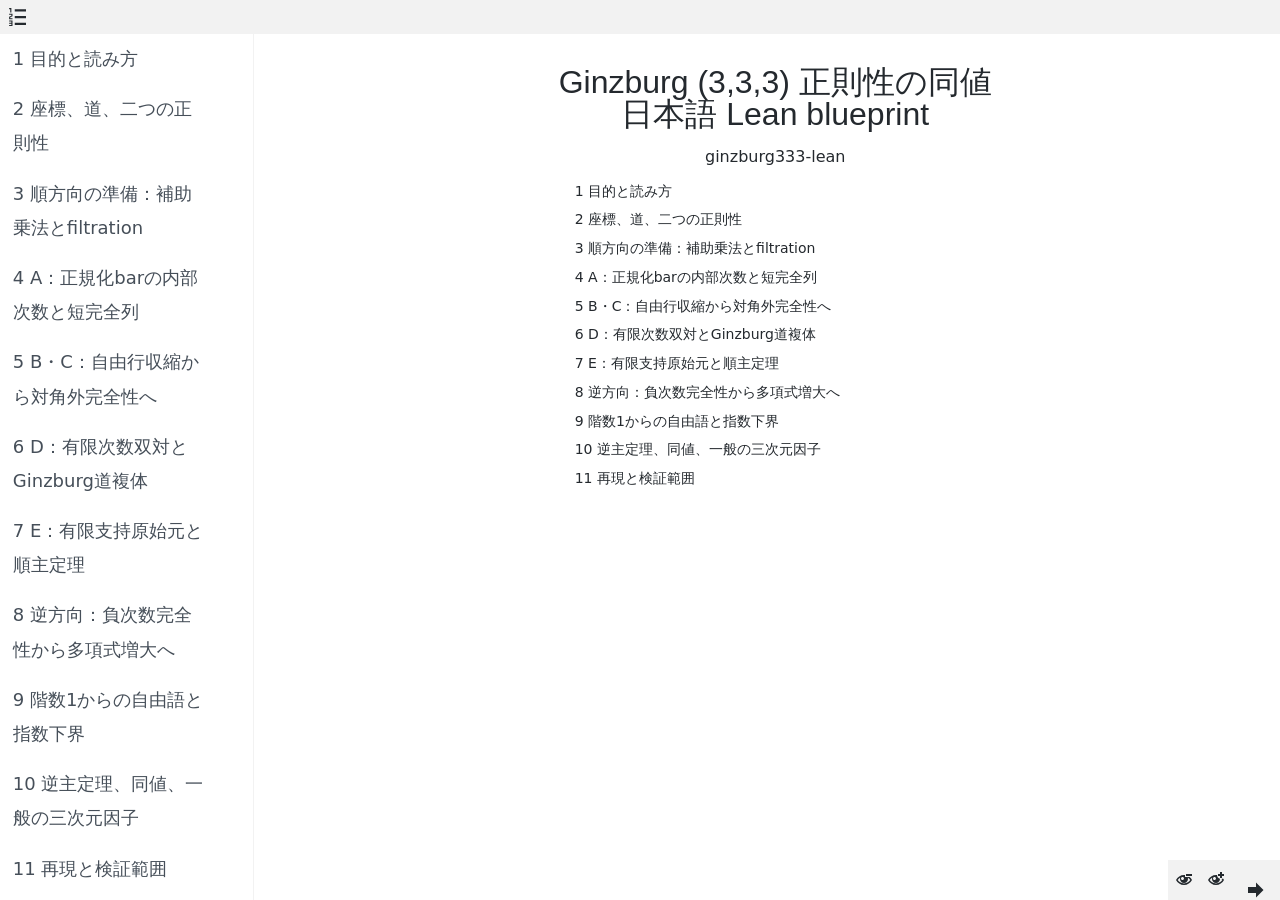
<file: blueprint/web/index.html>
<!DOCTYPE html>
<html lang="ja">
<head>
<script>MathJax = {"tex": {"macros": {"kk": "k", "Bbar": "B", "Jac": "J", "G": "\\mathcal{G}", "wt": "\\operatorname{wt}", "rank": "\\operatorname{rank}", "im": "\\operatorname{im}", "TR": "\\operatorname{TR}", "GR": "\\operatorname{GR}", "spanof": ["\\langle #1\\rangle", 1]}, "inlineMath": [["$", "$"], ["\\(", "\\)"]]}, "options": {"enableMenu": false}};</script>
<script type="text/javascript" src="js/mathjax/tex-chtml-full.js">
</script>
<meta name="generator" content="plasTeX" />
<meta charset="utf-8" />
<meta name="viewport" content="width=device-width, initial-scale=1" />
<title>Ginzburg (3,3,3) 正則性の同値<br />日本語 Lean blueprint</title>
<link rel="next" href="sect0001.html" title="目的と読み方" />
<link rel="stylesheet" href="styles/theme-white.css" />
<link rel="stylesheet" href="styles/amsthm.css" />
<link rel="stylesheet" href="styles/showmore.css" />
<link rel="stylesheet" href="styles/blueprint.css" />
<link rel="stylesheet" href="styles/extra_styles.css" />
</head>

<body>
<header>
<svg  id="toc-toggle" class="icon icon-list-numbered "><use xlink:href="symbol-defs.svg#icon-list-numbered"></use></svg>
</header>

<div class="wrapper">
<nav class="toc">
<ul class="sub-toc-0">
<li class="">
  <a href="sect0001.html"><span class="toc_ref">1</span> <span class="toc_entry">目的と読み方</span></a>
 </li>
<li class="">
  <a href="sect0002.html"><span class="toc_ref">2</span> <span class="toc_entry">座標、道、二つの正則性</span></a>
 </li>
<li class="">
  <a href="sect0003.html"><span class="toc_ref">3</span> <span class="toc_entry">順方向の準備：補助乗法とfiltration</span></a>
 </li>
<li class="">
  <a href="sect0004.html"><span class="toc_ref">4</span> <span class="toc_entry">A：正規化barの内部次数と短完全列</span></a>
 </li>
<li class="">
  <a href="sect0005.html"><span class="toc_ref">5</span> <span class="toc_entry">B・C：自由行収縮から対角外完全性へ</span></a>
 </li>
<li class="">
  <a href="sect0006.html"><span class="toc_ref">6</span> <span class="toc_entry">D：有限次数双対とGinzburg道複体</span></a>
 </li>
<li class="">
  <a href="sect0007.html"><span class="toc_ref">7</span> <span class="toc_entry">E：有限支持原始元と順主定理</span></a>
 </li>
<li class="">
  <a href="sect0008.html"><span class="toc_ref">8</span> <span class="toc_entry">逆方向：負次数完全性から多項式増大へ</span></a>
 </li>
<li class="">
  <a href="sect0009.html"><span class="toc_ref">9</span> <span class="toc_entry">階数1からの自由語と指数下界</span></a>
 </li>
<li class="">
  <a href="sect0010.html"><span class="toc_ref">10</span> <span class="toc_entry">逆主定理、同値、一般の三次元因子</span></a>
 </li>
<li class="">
  <a href="sect0011.html"><span class="toc_ref">11</span> <span class="toc_entry">再現と検証範囲</span></a>
 </li>
<li ><a href="dep_graph_document.html">依存グラフ</a></li>
</ul>
</nav>

<div class="content">
<div class="content-wrapper">


<div class="main-text">
 <div class="titlepage">
<h1>Ginzburg (3,3,3) 正則性の同値<br />日本語 Lean blueprint</h1>
<p class="authors">
<span class="author">ginzburg333-lean</span>
</p>
</div>
</div> <!--main-text -->
<nav class=local_toc>
<ul>
  <li>
  <a href="sect0001.html"><span class="toc_ref">1</span> <span class="toc_entry">目的と読み方</span></a>
  </li>
  <li>
  <a href="sect0002.html"><span class="toc_ref">2</span> <span class="toc_entry">座標、道、二つの正則性</span></a>
  </li>
  <li>
  <a href="sect0003.html"><span class="toc_ref">3</span> <span class="toc_entry">順方向の準備：補助乗法とfiltration</span></a>
  </li>
  <li>
  <a href="sect0004.html"><span class="toc_ref">4</span> <span class="toc_entry">A：正規化barの内部次数と短完全列</span></a>
  </li>
  <li>
  <a href="sect0005.html"><span class="toc_ref">5</span> <span class="toc_entry">B・C：自由行収縮から対角外完全性へ</span></a>
  </li>
  <li>
  <a href="sect0006.html"><span class="toc_ref">6</span> <span class="toc_entry">D：有限次数双対とGinzburg道複体</span></a>
  </li>
  <li>
  <a href="sect0007.html"><span class="toc_ref">7</span> <span class="toc_entry">E：有限支持原始元と順主定理</span></a>
  </li>
  <li>
  <a href="sect0008.html"><span class="toc_ref">8</span> <span class="toc_entry">逆方向：負次数完全性から多項式増大へ</span></a>
  </li>
  <li>
  <a href="sect0009.html"><span class="toc_ref">9</span> <span class="toc_entry">階数1からの自由語と指数下界</span></a>
  </li>
  <li>
  <a href="sect0010.html"><span class="toc_ref">10</span> <span class="toc_entry">逆主定理、同値、一般の三次元因子</span></a>
  </li>
  <li>
  <a href="sect0011.html"><span class="toc_ref">11</span> <span class="toc_entry">再現と検証範囲</span></a>
  </li>
</ul>
</nav>
</div> <!-- content-wrapper -->
</div> <!-- content -->
</div> <!-- wrapper -->

<nav class="prev_up_next">
  <svg  id="showmore-minus" class="icon icon-eye-minus showmore"><use xlink:href="symbol-defs.svg#icon-eye-minus"></use></svg>

  <svg  id="showmore-plus" class="icon icon-eye-plus showmore"><use xlink:href="symbol-defs.svg#icon-eye-plus"></use></svg>

  <a href="sect0001.html" title="目的と読み方"><svg  class="icon icon-arrow-right "><use xlink:href="symbol-defs.svg#icon-arrow-right"></use></svg>
</a>
</nav>

<script type="text/javascript" src="js/jquery.min.js"></script>
<script type="text/javascript" src="js/plastex.js"></script>
<script type="text/javascript" src="js/svgxuse.js"></script>
<script type="text/javascript" src="js/js.cookie.min.js"></script>
<script type="text/javascript" src="js/showmore.js"></script>
</body>
</html>
</file>
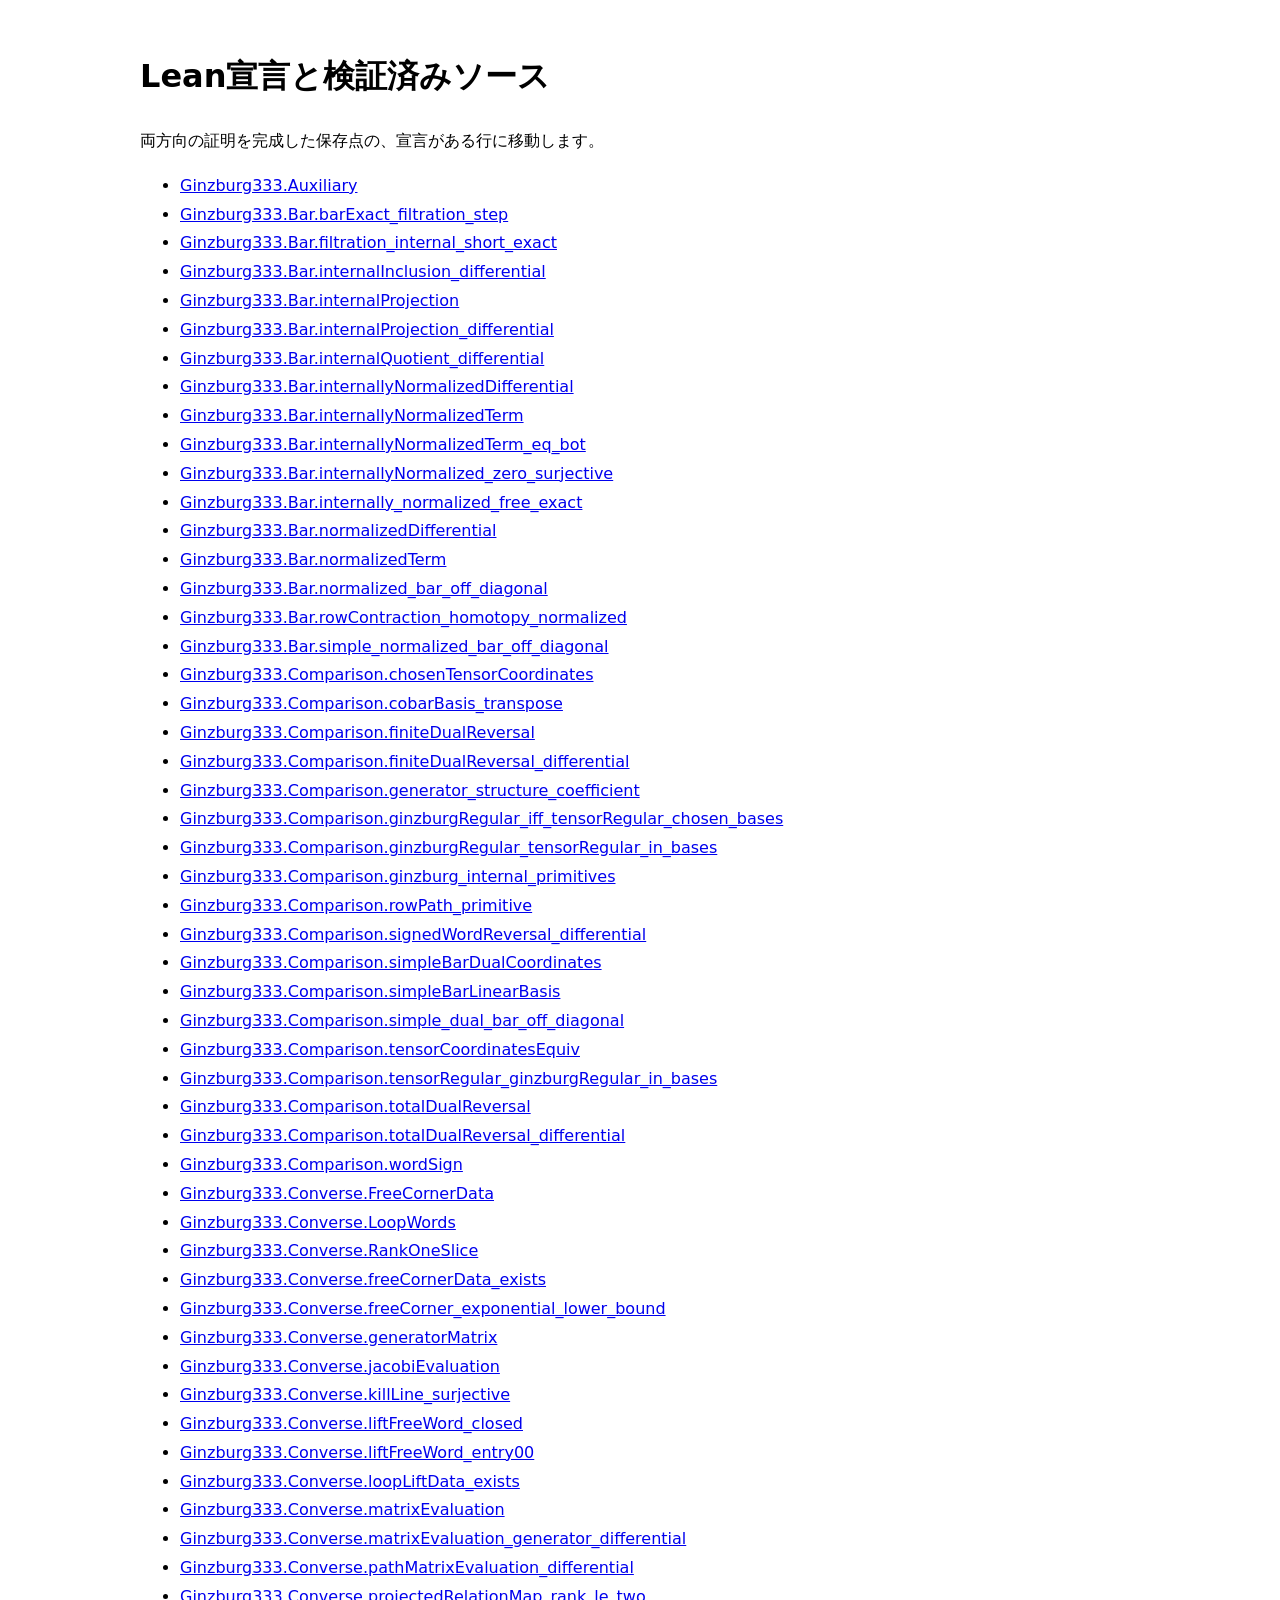
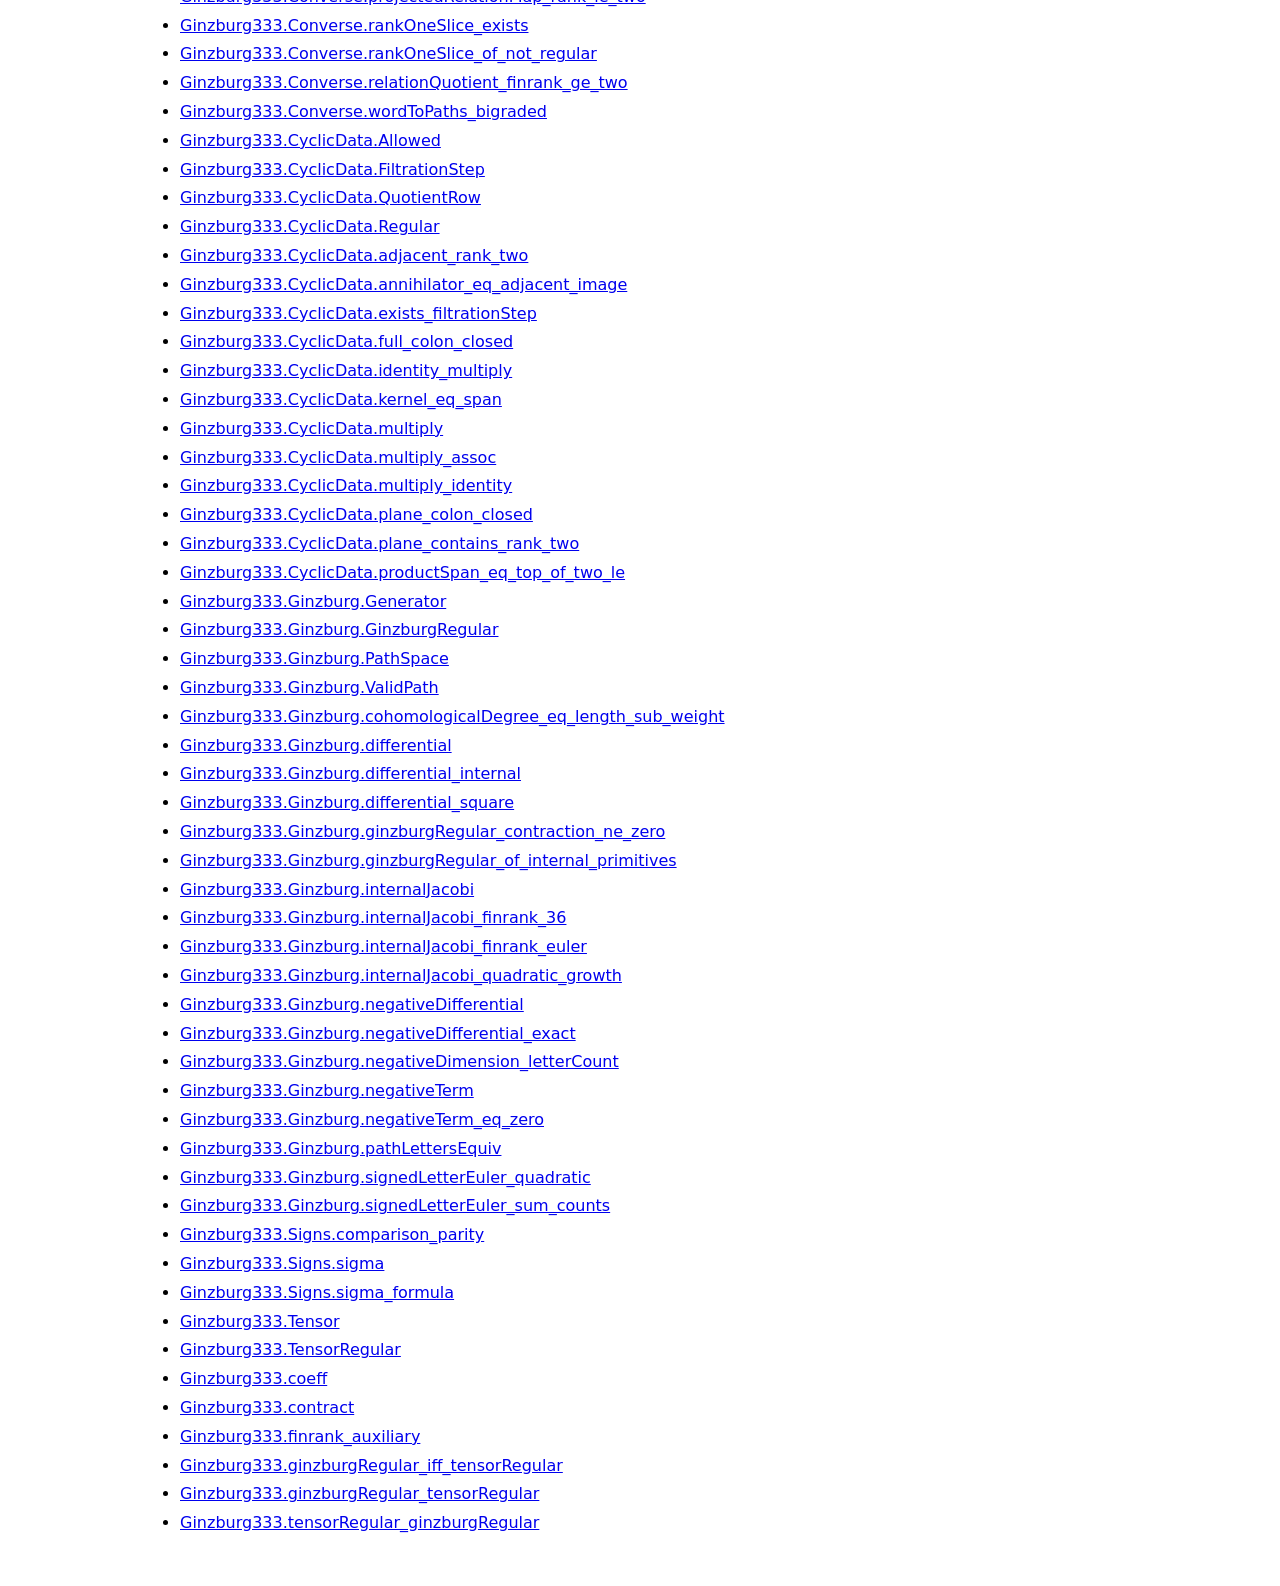
<file: blueprint/web/find/index.html>
<!doctype html>
<html lang="ja"><meta charset="utf-8"><meta name="viewport" content="width=device-width">
<title>Lean宣言とソースの対応</title>
<style>body{max-width:1000px;margin:3rem auto;padding:0 1rem;font-family:system-ui;line-height:1.8}a{overflow-wrap:anywhere}</style>
<h1>Lean宣言と検証済みソース</h1>
<p>両方向の証明を完成した保存点の、宣言がある行に移動します。</p>
<p id="status" role="status"></p><ul><li><a href="https://github.com/uedakazushi/ginzburg333-lean/blob/ea11e52179e60a9a64b673f43538a8a448e23b74/Ginzburg333/Auxiliary.lean#L22">Ginzburg333.Auxiliary</a></li>
<li><a href="https://github.com/uedakazushi/ginzburg333-lean/blob/ea11e52179e60a9a64b673f43538a8a448e23b74/Ginzburg333/Bar/Filtration.lean#L69">Ginzburg333.Bar.barExact_filtration_step</a></li>
<li><a href="https://github.com/uedakazushi/ginzburg333-lean/blob/ea11e52179e60a9a64b673f43538a8a448e23b74/Ginzburg333/Bar/InternalExact.lean#L165">Ginzburg333.Bar.filtration_internal_short_exact</a></li>
<li><a href="https://github.com/uedakazushi/ginzburg333-lean/blob/ea11e52179e60a9a64b673f43538a8a448e23b74/Ginzburg333/Bar/InternalExact.lean#L101">Ginzburg333.Bar.internalInclusion_differential</a></li>
<li><a href="https://github.com/uedakazushi/ginzburg333-lean/blob/ea11e52179e60a9a64b673f43538a8a448e23b74/Ginzburg333/Bar/Internal.lean#L21">Ginzburg333.Bar.internalProjection</a></li>
<li><a href="https://github.com/uedakazushi/ginzburg333-lean/blob/ea11e52179e60a9a64b673f43538a8a448e23b74/Ginzburg333/Bar/InternalDifferential.lean#L27">Ginzburg333.Bar.internalProjection_differential</a></li>
<li><a href="https://github.com/uedakazushi/ginzburg333-lean/blob/ea11e52179e60a9a64b673f43538a8a448e23b74/Ginzburg333/Bar/InternalExact.lean#L108">Ginzburg333.Bar.internalQuotient_differential</a></li>
<li><a href="https://github.com/uedakazushi/ginzburg333-lean/blob/ea11e52179e60a9a64b673f43538a8a448e23b74/Ginzburg333/Bar/Internal.lean#L259">Ginzburg333.Bar.internallyNormalizedDifferential</a></li>
<li><a href="https://github.com/uedakazushi/ginzburg333-lean/blob/ea11e52179e60a9a64b673f43538a8a448e23b74/Ginzburg333/Bar/Internal.lean#L255">Ginzburg333.Bar.internallyNormalizedTerm</a></li>
<li><a href="https://github.com/uedakazushi/ginzburg333-lean/blob/ea11e52179e60a9a64b673f43538a8a448e23b74/Ginzburg333/Bar/InternalDifferential.lean#L49">Ginzburg333.Bar.internallyNormalizedTerm_eq_bot</a></li>
<li><a href="https://github.com/uedakazushi/ginzburg333-lean/blob/ea11e52179e60a9a64b673f43538a8a448e23b74/Ginzburg333/Bar/Zero.lean#L38">Ginzburg333.Bar.internallyNormalized_zero_surjective</a></li>
<li><a href="https://github.com/uedakazushi/ginzburg333-lean/blob/ea11e52179e60a9a64b673f43538a8a448e23b74/Ginzburg333/Bar/FreeExact.lean#L96">Ginzburg333.Bar.internally_normalized_free_exact</a></li>
<li><a href="https://github.com/uedakazushi/ginzburg333-lean/blob/ea11e52179e60a9a64b673f43538a8a448e23b74/Ginzburg333/Bar/Normalized.lean#L109">Ginzburg333.Bar.normalizedDifferential</a></li>
<li><a href="https://github.com/uedakazushi/ginzburg333-lean/blob/ea11e52179e60a9a64b673f43538a8a448e23b74/Ginzburg333/Bar/Corners.lean#L100">Ginzburg333.Bar.normalizedTerm</a></li>
<li><a href="https://github.com/uedakazushi/ginzburg333-lean/blob/ea11e52179e60a9a64b673f43538a8a448e23b74/Ginzburg333/Bar/Filtration.lean#L103">Ginzburg333.Bar.normalized_bar_off_diagonal</a></li>
<li><a href="https://github.com/uedakazushi/ginzburg333-lean/blob/ea11e52179e60a9a64b673f43538a8a448e23b74/Ginzburg333/Bar/FreeExact.lean#L9">Ginzburg333.Bar.rowContraction_homotopy_normalized</a></li>
<li><a href="https://github.com/uedakazushi/ginzburg333-lean/blob/ea11e52179e60a9a64b673f43538a8a448e23b74/Ginzburg333/Bar/Simple.lean#L84">Ginzburg333.Bar.simple_normalized_bar_off_diagonal</a></li>
<li><a href="https://github.com/uedakazushi/ginzburg333-lean/blob/ea11e52179e60a9a64b673f43538a8a448e23b74/Ginzburg333/Comparison/Bases.lean#L40">Ginzburg333.Comparison.chosenTensorCoordinates</a></li>
<li><a href="https://github.com/uedakazushi/ginzburg333-lean/blob/ea11e52179e60a9a64b673f43538a8a448e23b74/Ginzburg333/Comparison/Transpose.lean#L54">Ginzburg333.Comparison.cobarBasis_transpose</a></li>
<li><a href="https://github.com/uedakazushi/ginzburg333-lean/blob/ea11e52179e60a9a64b673f43538a8a448e23b74/Ginzburg333/Comparison/Reversal.lean#L63">Ginzburg333.Comparison.finiteDualReversal</a></li>
<li><a href="https://github.com/uedakazushi/ginzburg333-lean/blob/ea11e52179e60a9a64b673f43538a8a448e23b74/Ginzburg333/Comparison/FiniteChain.lean#L164">Ginzburg333.Comparison.finiteDualReversal_differential</a></li>
<li><a href="https://github.com/uedakazushi/ginzburg333-lean/blob/ea11e52179e60a9a64b673f43538a8a448e23b74/Ginzburg333/Comparison/Generators.lean#L32">Ginzburg333.Comparison.generator_structure_coefficient</a></li>
<li><a href="https://github.com/uedakazushi/ginzburg333-lean/blob/ea11e52179e60a9a64b673f43538a8a448e23b74/Ginzburg333/Converse/Main.lean#L58">Ginzburg333.Comparison.ginzburgRegular_iff_tensorRegular_chosen_bases</a></li>
<li><a href="https://github.com/uedakazushi/ginzburg333-lean/blob/ea11e52179e60a9a64b673f43538a8a448e23b74/Ginzburg333/Converse/Main.lean#L35">Ginzburg333.Comparison.ginzburgRegular_tensorRegular_in_bases</a></li>
<li><a href="https://github.com/uedakazushi/ginzburg333-lean/blob/ea11e52179e60a9a64b673f43538a8a448e23b74/Ginzburg333/Comparison/Primitives.lean#L30">Ginzburg333.Comparison.ginzburg_internal_primitives</a></li>
<li><a href="https://github.com/uedakazushi/ginzburg333-lean/blob/ea11e52179e60a9a64b673f43538a8a448e23b74/Ginzburg333/Comparison/Primitives.lean#L10">Ginzburg333.Comparison.rowPath_primitive</a></li>
<li><a href="https://github.com/uedakazushi/ginzburg333-lean/blob/ea11e52179e60a9a64b673f43538a8a448e23b74/Ginzburg333/Comparison/WordReversal.lean#L170">Ginzburg333.Comparison.signedWordReversal_differential</a></li>
<li><a href="https://github.com/uedakazushi/ginzburg333-lean/blob/ea11e52179e60a9a64b673f43538a8a448e23b74/Ginzburg333/Comparison/FiniteDual.lean#L39">Ginzburg333.Comparison.simpleBarDualCoordinates</a></li>
<li><a href="https://github.com/uedakazushi/ginzburg333-lean/blob/ea11e52179e60a9a64b673f43538a8a448e23b74/Ginzburg333/Comparison/FiniteDual.lean#L22">Ginzburg333.Comparison.simpleBarLinearBasis</a></li>
<li><a href="https://github.com/uedakazushi/ginzburg333-lean/blob/ea11e52179e60a9a64b673f43538a8a448e23b74/Ginzburg333/Comparison/DualExact.lean#L11">Ginzburg333.Comparison.simple_dual_bar_off_diagonal</a></li>
<li><a href="https://github.com/uedakazushi/ginzburg333-lean/blob/ea11e52179e60a9a64b673f43538a8a448e23b74/Ginzburg333/Comparison/Bases.lean#L19">Ginzburg333.Comparison.tensorCoordinatesEquiv</a></li>
<li><a href="https://github.com/uedakazushi/ginzburg333-lean/blob/ea11e52179e60a9a64b673f43538a8a448e23b74/Ginzburg333/Comparison/Bases.lean#L31">Ginzburg333.Comparison.tensorRegular_ginzburgRegular_in_bases</a></li>
<li><a href="https://github.com/uedakazushi/ginzburg333-lean/blob/ea11e52179e60a9a64b673f43538a8a448e23b74/Ginzburg333/Comparison/Total.lean#L58">Ginzburg333.Comparison.totalDualReversal</a></li>
<li><a href="https://github.com/uedakazushi/ginzburg333-lean/blob/ea11e52179e60a9a64b673f43538a8a448e23b74/Ginzburg333/Comparison/Total.lean#L68">Ginzburg333.Comparison.totalDualReversal_differential</a></li>
<li><a href="https://github.com/uedakazushi/ginzburg333-lean/blob/ea11e52179e60a9a64b673f43538a8a448e23b74/Ginzburg333/Comparison/Reversal.lean#L34">Ginzburg333.Comparison.wordSign</a></li>
<li><a href="https://github.com/uedakazushi/ginzburg333-lean/blob/ea11e52179e60a9a64b673f43538a8a448e23b74/Ginzburg333/Converse/Quotient.lean#L90">Ginzburg333.Converse.FreeCornerData</a></li>
<li><a href="https://github.com/uedakazushi/ginzburg333-lean/blob/ea11e52179e60a9a64b673f43538a8a448e23b74/Ginzburg333/Converse/Representation.lean#L10">Ginzburg333.Converse.LoopWords</a></li>
<li><a href="https://github.com/uedakazushi/ginzburg333-lean/blob/ea11e52179e60a9a64b673f43538a8a448e23b74/Ginzburg333/Converse/Factors.lean#L14">Ginzburg333.Converse.RankOneSlice</a></li>
<li><a href="https://github.com/uedakazushi/ginzburg333-lean/blob/ea11e52179e60a9a64b673f43538a8a448e23b74/Ginzburg333/Converse/Quotient.lean#L101">Ginzburg333.Converse.freeCornerData_exists</a></li>
<li><a href="https://github.com/uedakazushi/ginzburg333-lean/blob/ea11e52179e60a9a64b673f43538a8a448e23b74/Ginzburg333/Converse/Growth.lean#L11">Ginzburg333.Converse.freeCorner_exponential_lower_bound</a></li>
<li><a href="https://github.com/uedakazushi/ginzburg333-lean/blob/ea11e52179e60a9a64b673f43538a8a448e23b74/Ginzburg333/Converse/Representation.lean#L82">Ginzburg333.Converse.generatorMatrix</a></li>
<li><a href="https://github.com/uedakazushi/ginzburg333-lean/blob/ea11e52179e60a9a64b673f43538a8a448e23b74/Ginzburg333/Converse/JacobiMap.lean#L56">Ginzburg333.Converse.jacobiEvaluation</a></li>
<li><a href="https://github.com/uedakazushi/ginzburg333-lean/blob/ea11e52179e60a9a64b673f43538a8a448e23b74/Ginzburg333/Converse/Factors.lean#L117">Ginzburg333.Converse.killLine_surjective</a></li>
<li><a href="https://github.com/uedakazushi/ginzburg333-lean/blob/ea11e52179e60a9a64b673f43538a8a448e23b74/Ginzburg333/Converse/LoopLifts.lean#L116">Ginzburg333.Converse.liftFreeWord_closed</a></li>
<li><a href="https://github.com/uedakazushi/ginzburg333-lean/blob/ea11e52179e60a9a64b673f43538a8a448e23b74/Ginzburg333/Converse/LoopLifts.lean#L136">Ginzburg333.Converse.liftFreeWord_entry00</a></li>
<li><a href="https://github.com/uedakazushi/ginzburg333-lean/blob/ea11e52179e60a9a64b673f43538a8a448e23b74/Ginzburg333/Converse/LoopLifts.lean#L100">Ginzburg333.Converse.loopLiftData_exists</a></li>
<li><a href="https://github.com/uedakazushi/ginzburg333-lean/blob/ea11e52179e60a9a64b673f43538a8a448e23b74/Ginzburg333/Converse/Representation.lean#L90">Ginzburg333.Converse.matrixEvaluation</a></li>
<li><a href="https://github.com/uedakazushi/ginzburg333-lean/blob/ea11e52179e60a9a64b673f43538a8a448e23b74/Ginzburg333/Converse/MatrixRelations.lean#L94">Ginzburg333.Converse.matrixEvaluation_generator_differential</a></li>
<li><a href="https://github.com/uedakazushi/ginzburg333-lean/blob/ea11e52179e60a9a64b673f43538a8a448e23b74/Ginzburg333/Converse/JacobiMap.lean#L32">Ginzburg333.Converse.pathMatrixEvaluation_differential</a></li>
<li><a href="https://github.com/uedakazushi/ginzburg333-lean/blob/ea11e52179e60a9a64b673f43538a8a448e23b74/Ginzburg333/Converse/Quotient.lean#L60">Ginzburg333.Converse.projectedRelationMap_rank_le_two</a></li>
<li><a href="https://github.com/uedakazushi/ginzburg333-lean/blob/ea11e52179e60a9a64b673f43538a8a448e23b74/Ginzburg333/Converse/Factors.lean#L21">Ginzburg333.Converse.rankOneSlice_exists</a></li>
<li><a href="https://github.com/uedakazushi/ginzburg333-lean/blob/ea11e52179e60a9a64b673f43538a8a448e23b74/Ginzburg333/Converse/Factors.lean#L67">Ginzburg333.Converse.rankOneSlice_of_not_regular</a></li>
<li><a href="https://github.com/uedakazushi/ginzburg333-lean/blob/ea11e52179e60a9a64b673f43538a8a448e23b74/Ginzburg333/Converse/Quotient.lean#L78">Ginzburg333.Converse.relationQuotient_finrank_ge_two</a></li>
<li><a href="https://github.com/uedakazushi/ginzburg333-lean/blob/ea11e52179e60a9a64b673f43538a8a448e23b74/Ginzburg333/Converse/WordMap.lean#L82">Ginzburg333.Converse.wordToPaths_bigraded</a></li>
<li><a href="https://github.com/uedakazushi/ginzburg333-lean/blob/ea11e52179e60a9a64b673f43538a8a448e23b74/Ginzburg333/Finite/Filtration.lean#L59">Ginzburg333.CyclicData.Allowed</a></li>
<li><a href="https://github.com/uedakazushi/ginzburg333-lean/blob/ea11e52179e60a9a64b673f43538a8a448e23b74/Ginzburg333/Finite/Filtration.lean#L63">Ginzburg333.CyclicData.FiltrationStep</a></li>
<li><a href="https://github.com/uedakazushi/ginzburg333-lean/blob/ea11e52179e60a9a64b673f43538a8a448e23b74/Ginzburg333/Finite/Filtration.lean#L138">Ginzburg333.CyclicData.QuotientRow</a></li>
<li><a href="https://github.com/uedakazushi/ginzburg333-lean/blob/ea11e52179e60a9a64b673f43538a8a448e23b74/Ginzburg333/Finite/Coordinates.lean#L216">Ginzburg333.CyclicData.Regular</a></li>
<li><a href="https://github.com/uedakazushi/ginzburg333-lean/blob/ea11e52179e60a9a64b673f43538a8a448e23b74/Ginzburg333/Finite/Rank.lean#L73">Ginzburg333.CyclicData.adjacent_rank_two</a></li>
<li><a href="https://github.com/uedakazushi/ginzburg333-lean/blob/ea11e52179e60a9a64b673f43538a8a448e23b74/Ginzburg333/Finite/Corner.lean#L54">Ginzburg333.CyclicData.annihilator_eq_adjacent_image</a></li>
<li><a href="https://github.com/uedakazushi/ginzburg333-lean/blob/ea11e52179e60a9a64b673f43538a8a448e23b74/Ginzburg333/Finite/Filtration.lean#L76">Ginzburg333.CyclicData.exists_filtrationStep</a></li>
<li><a href="https://github.com/uedakazushi/ginzburg333-lean/blob/ea11e52179e60a9a64b673f43538a8a448e23b74/Ginzburg333/Finite/Colon.lean#L226">Ginzburg333.CyclicData.full_colon_closed</a></li>
<li><a href="https://github.com/uedakazushi/ginzburg333-lean/blob/ea11e52179e60a9a64b673f43538a8a448e23b74/Ginzburg333/Auxiliary.lean#L60">Ginzburg333.CyclicData.identity_multiply</a></li>
<li><a href="https://github.com/uedakazushi/ginzburg333-lean/blob/ea11e52179e60a9a64b673f43538a8a448e23b74/Ginzburg333/Finite/Rank.lean#L97">Ginzburg333.CyclicData.kernel_eq_span</a></li>
<li><a href="https://github.com/uedakazushi/ginzburg333-lean/blob/ea11e52179e60a9a64b673f43538a8a448e23b74/Ginzburg333/Auxiliary.lean#L30">Ginzburg333.CyclicData.multiply</a></li>
<li><a href="https://github.com/uedakazushi/ginzburg333-lean/blob/ea11e52179e60a9a64b673f43538a8a448e23b74/Ginzburg333/Auxiliary.lean#L44">Ginzburg333.CyclicData.multiply_assoc</a></li>
<li><a href="https://github.com/uedakazushi/ginzburg333-lean/blob/ea11e52179e60a9a64b673f43538a8a448e23b74/Ginzburg333/Auxiliary.lean#L65">Ginzburg333.CyclicData.multiply_identity</a></li>
<li><a href="https://github.com/uedakazushi/ginzburg333-lean/blob/ea11e52179e60a9a64b673f43538a8a448e23b74/Ginzburg333/Finite/Colon.lean#L190">Ginzburg333.CyclicData.plane_colon_closed</a></li>
<li><a href="https://github.com/uedakazushi/ginzburg333-lean/blob/ea11e52179e60a9a64b673f43538a8a448e23b74/Ginzburg333/Finite/Pencil.lean#L52">Ginzburg333.CyclicData.plane_contains_rank_two</a></li>
<li><a href="https://github.com/uedakazushi/ginzburg333-lean/blob/ea11e52179e60a9a64b673f43538a8a448e23b74/Ginzburg333/Finite/Rank.lean#L29">Ginzburg333.CyclicData.productSpan_eq_top_of_two_le</a></li>
<li><a href="https://github.com/uedakazushi/ginzburg333-lean/blob/ea11e52179e60a9a64b673f43538a8a448e23b74/Ginzburg333/Ginzburg.lean#L19">Ginzburg333.Ginzburg.Generator</a></li>
<li><a href="https://github.com/uedakazushi/ginzburg333-lean/blob/ea11e52179e60a9a64b673f43538a8a448e23b74/Ginzburg333/Ginzburg.lean#L137">Ginzburg333.Ginzburg.GinzburgRegular</a></li>
<li><a href="https://github.com/uedakazushi/ginzburg333-lean/blob/ea11e52179e60a9a64b673f43538a8a448e23b74/Ginzburg333/Ginzburg.lean#L65">Ginzburg333.Ginzburg.PathSpace</a></li>
<li><a href="https://github.com/uedakazushi/ginzburg333-lean/blob/ea11e52179e60a9a64b673f43538a8a448e23b74/Ginzburg333/Ginzburg.lean#L59">Ginzburg333.Ginzburg.ValidPath</a></li>
<li><a href="https://github.com/uedakazushi/ginzburg333-lean/blob/ea11e52179e60a9a64b673f43538a8a448e23b74/Ginzburg333/Ginzburg.lean#L83">Ginzburg333.Ginzburg.cohomologicalDegree_eq_length_sub_weight</a></li>
<li><a href="https://github.com/uedakazushi/ginzburg333-lean/blob/ea11e52179e60a9a64b673f43538a8a448e23b74/Ginzburg333/Ginzburg.lean#L126">Ginzburg333.Ginzburg.differential</a></li>
<li><a href="https://github.com/uedakazushi/ginzburg333-lean/blob/ea11e52179e60a9a64b673f43538a8a448e23b74/Ginzburg333/Ginzburg/Homogeneous.lean#L50">Ginzburg333.Ginzburg.differential_internal</a></li>
<li><a href="https://github.com/uedakazushi/ginzburg333-lean/blob/ea11e52179e60a9a64b673f43538a8a448e23b74/Ginzburg333/Ginzburg/SquareZero.lean#L59">Ginzburg333.Ginzburg.differential_square</a></li>
<li><a href="https://github.com/uedakazushi/ginzburg333-lean/blob/ea11e52179e60a9a64b673f43538a8a448e23b74/Ginzburg333/Converse/LowDegree.lean#L84">Ginzburg333.Ginzburg.ginzburgRegular_contraction_ne_zero</a></li>
<li><a href="https://github.com/uedakazushi/ginzburg333-lean/blob/ea11e52179e60a9a64b673f43538a8a448e23b74/Ginzburg333/Ginzburg/Complex.lean#L98">Ginzburg333.Ginzburg.ginzburgRegular_of_internal_primitives</a></li>
<li><a href="https://github.com/uedakazushi/ginzburg333-lean/blob/ea11e52179e60a9a64b673f43538a8a448e23b74/Ginzburg333/Converse/Euler.lean#L49">Ginzburg333.Ginzburg.internalJacobi</a></li>
<li><a href="https://github.com/uedakazushi/ginzburg333-lean/blob/ea11e52179e60a9a64b673f43538a8a448e23b74/Ginzburg333/Converse/Counting.lean#L200">Ginzburg333.Ginzburg.internalJacobi_finrank_36</a></li>
<li><a href="https://github.com/uedakazushi/ginzburg333-lean/blob/ea11e52179e60a9a64b673f43538a8a448e23b74/Ginzburg333/Converse/Euler.lean#L76">Ginzburg333.Ginzburg.internalJacobi_finrank_euler</a></li>
<li><a href="https://github.com/uedakazushi/ginzburg333-lean/blob/ea11e52179e60a9a64b673f43538a8a448e23b74/Ginzburg333/Converse/Counting.lean#L185">Ginzburg333.Ginzburg.internalJacobi_quadratic_growth</a></li>
<li><a href="https://github.com/uedakazushi/ginzburg333-lean/blob/ea11e52179e60a9a64b673f43538a8a448e23b74/Ginzburg333/Converse/Euler.lean#L10">Ginzburg333.Ginzburg.negativeDifferential</a></li>
<li><a href="https://github.com/uedakazushi/ginzburg333-lean/blob/ea11e52179e60a9a64b673f43538a8a448e23b74/Ginzburg333/Converse/Euler.lean#L14">Ginzburg333.Ginzburg.negativeDifferential_exact</a></li>
<li><a href="https://github.com/uedakazushi/ginzburg333-lean/blob/ea11e52179e60a9a64b673f43538a8a448e23b74/Ginzburg333/Converse/Paths.lean#L173">Ginzburg333.Ginzburg.negativeDimension_letterCount</a></li>
<li><a href="https://github.com/uedakazushi/ginzburg333-lean/blob/ea11e52179e60a9a64b673f43538a8a448e23b74/Ginzburg333/Converse/Euler.lean#L8">Ginzburg333.Ginzburg.negativeTerm</a></li>
<li><a href="https://github.com/uedakazushi/ginzburg333-lean/blob/ea11e52179e60a9a64b673f43538a8a448e23b74/Ginzburg333/Converse/Euler.lean#L35">Ginzburg333.Ginzburg.negativeTerm_eq_zero</a></li>
<li><a href="https://github.com/uedakazushi/ginzburg333-lean/blob/ea11e52179e60a9a64b673f43538a8a448e23b74/Ginzburg333/Converse/Paths.lean#L70">Ginzburg333.Ginzburg.pathLettersEquiv</a></li>
<li><a href="https://github.com/uedakazushi/ginzburg333-lean/blob/ea11e52179e60a9a64b673f43538a8a448e23b74/Ginzburg333/Converse/Counting.lean#L130">Ginzburg333.Ginzburg.signedLetterEuler_quadratic</a></li>
<li><a href="https://github.com/uedakazushi/ginzburg333-lean/blob/ea11e52179e60a9a64b673f43538a8a448e23b74/Ginzburg333/Converse/Counting.lean#L172">Ginzburg333.Ginzburg.signedLetterEuler_sum_counts</a></li>
<li><a href="https://github.com/uedakazushi/ginzburg333-lean/blob/ea11e52179e60a9a64b673f43538a8a448e23b74/Ginzburg333/Signs.lean#L84">Ginzburg333.Signs.comparison_parity</a></li>
<li><a href="https://github.com/uedakazushi/ginzburg333-lean/blob/ea11e52179e60a9a64b673f43538a8a448e23b74/Ginzburg333/Signs.lean#L28">Ginzburg333.Signs.sigma</a></li>
<li><a href="https://github.com/uedakazushi/ginzburg333-lean/blob/ea11e52179e60a9a64b673f43538a8a448e23b74/Ginzburg333/Signs.lean#L33">Ginzburg333.Signs.sigma_formula</a></li>
<li><a href="https://github.com/uedakazushi/ginzburg333-lean/blob/ea11e52179e60a9a64b673f43538a8a448e23b74/Ginzburg333/Finite/Coordinates.lean#L23">Ginzburg333.Tensor</a></li>
<li><a href="https://github.com/uedakazushi/ginzburg333-lean/blob/ea11e52179e60a9a64b673f43538a8a448e23b74/Ginzburg333/Finite/Coordinates.lean#L221">Ginzburg333.TensorRegular</a></li>
<li><a href="https://github.com/uedakazushi/ginzburg333-lean/blob/ea11e52179e60a9a64b673f43538a8a448e23b74/Ginzburg333/Finite/Coordinates.lean#L156">Ginzburg333.coeff</a></li>
<li><a href="https://github.com/uedakazushi/ginzburg333-lean/blob/ea11e52179e60a9a64b673f43538a8a448e23b74/Ginzburg333/Finite/Coordinates.lean#L162">Ginzburg333.contract</a></li>
<li><a href="https://github.com/uedakazushi/ginzburg333-lean/blob/ea11e52179e60a9a64b673f43538a8a448e23b74/Ginzburg333/Auxiliary.lean#L24">Ginzburg333.finrank_auxiliary</a></li>
<li><a href="https://github.com/uedakazushi/ginzburg333-lean/blob/ea11e52179e60a9a64b673f43538a8a448e23b74/Ginzburg333/Converse/Main.lean#L24">Ginzburg333.ginzburgRegular_iff_tensorRegular</a></li>
<li><a href="https://github.com/uedakazushi/ginzburg333-lean/blob/ea11e52179e60a9a64b673f43538a8a448e23b74/Ginzburg333/Converse/Main.lean#L9">Ginzburg333.ginzburgRegular_tensorRegular</a></li>
<li><a href="https://github.com/uedakazushi/ginzburg333-lean/blob/ea11e52179e60a9a64b673f43538a8a448e23b74/Ginzburg333/Comparison/Primitives.lean#L85">Ginzburg333.tensorRegular_ginzburgRegular</a></li></ul>
<script>
const declarations = {"Ginzburg333.Auxiliary": "https://github.com/uedakazushi/ginzburg333-lean/blob/ea11e52179e60a9a64b673f43538a8a448e23b74/Ginzburg333/Auxiliary.lean#L22", "Ginzburg333.Bar.barExact_filtration_step": "https://github.com/uedakazushi/ginzburg333-lean/blob/ea11e52179e60a9a64b673f43538a8a448e23b74/Ginzburg333/Bar/Filtration.lean#L69", "Ginzburg333.Bar.filtration_internal_short_exact": "https://github.com/uedakazushi/ginzburg333-lean/blob/ea11e52179e60a9a64b673f43538a8a448e23b74/Ginzburg333/Bar/InternalExact.lean#L165", "Ginzburg333.Bar.internalInclusion_differential": "https://github.com/uedakazushi/ginzburg333-lean/blob/ea11e52179e60a9a64b673f43538a8a448e23b74/Ginzburg333/Bar/InternalExact.lean#L101", "Ginzburg333.Bar.internalProjection": "https://github.com/uedakazushi/ginzburg333-lean/blob/ea11e52179e60a9a64b673f43538a8a448e23b74/Ginzburg333/Bar/Internal.lean#L21", "Ginzburg333.Bar.internalProjection_differential": "https://github.com/uedakazushi/ginzburg333-lean/blob/ea11e52179e60a9a64b673f43538a8a448e23b74/Ginzburg333/Bar/InternalDifferential.lean#L27", "Ginzburg333.Bar.internalQuotient_differential": "https://github.com/uedakazushi/ginzburg333-lean/blob/ea11e52179e60a9a64b673f43538a8a448e23b74/Ginzburg333/Bar/InternalExact.lean#L108", "Ginzburg333.Bar.internallyNormalizedDifferential": "https://github.com/uedakazushi/ginzburg333-lean/blob/ea11e52179e60a9a64b673f43538a8a448e23b74/Ginzburg333/Bar/Internal.lean#L259", "Ginzburg333.Bar.internallyNormalizedTerm": "https://github.com/uedakazushi/ginzburg333-lean/blob/ea11e52179e60a9a64b673f43538a8a448e23b74/Ginzburg333/Bar/Internal.lean#L255", "Ginzburg333.Bar.internallyNormalizedTerm_eq_bot": "https://github.com/uedakazushi/ginzburg333-lean/blob/ea11e52179e60a9a64b673f43538a8a448e23b74/Ginzburg333/Bar/InternalDifferential.lean#L49", "Ginzburg333.Bar.internallyNormalized_zero_surjective": "https://github.com/uedakazushi/ginzburg333-lean/blob/ea11e52179e60a9a64b673f43538a8a448e23b74/Ginzburg333/Bar/Zero.lean#L38", "Ginzburg333.Bar.internally_normalized_free_exact": "https://github.com/uedakazushi/ginzburg333-lean/blob/ea11e52179e60a9a64b673f43538a8a448e23b74/Ginzburg333/Bar/FreeExact.lean#L96", "Ginzburg333.Bar.normalizedDifferential": "https://github.com/uedakazushi/ginzburg333-lean/blob/ea11e52179e60a9a64b673f43538a8a448e23b74/Ginzburg333/Bar/Normalized.lean#L109", "Ginzburg333.Bar.normalizedTerm": "https://github.com/uedakazushi/ginzburg333-lean/blob/ea11e52179e60a9a64b673f43538a8a448e23b74/Ginzburg333/Bar/Corners.lean#L100", "Ginzburg333.Bar.normalized_bar_off_diagonal": "https://github.com/uedakazushi/ginzburg333-lean/blob/ea11e52179e60a9a64b673f43538a8a448e23b74/Ginzburg333/Bar/Filtration.lean#L103", "Ginzburg333.Bar.rowContraction_homotopy_normalized": "https://github.com/uedakazushi/ginzburg333-lean/blob/ea11e52179e60a9a64b673f43538a8a448e23b74/Ginzburg333/Bar/FreeExact.lean#L9", "Ginzburg333.Bar.simple_normalized_bar_off_diagonal": "https://github.com/uedakazushi/ginzburg333-lean/blob/ea11e52179e60a9a64b673f43538a8a448e23b74/Ginzburg333/Bar/Simple.lean#L84", "Ginzburg333.Comparison.chosenTensorCoordinates": "https://github.com/uedakazushi/ginzburg333-lean/blob/ea11e52179e60a9a64b673f43538a8a448e23b74/Ginzburg333/Comparison/Bases.lean#L40", "Ginzburg333.Comparison.cobarBasis_transpose": "https://github.com/uedakazushi/ginzburg333-lean/blob/ea11e52179e60a9a64b673f43538a8a448e23b74/Ginzburg333/Comparison/Transpose.lean#L54", "Ginzburg333.Comparison.finiteDualReversal": "https://github.com/uedakazushi/ginzburg333-lean/blob/ea11e52179e60a9a64b673f43538a8a448e23b74/Ginzburg333/Comparison/Reversal.lean#L63", "Ginzburg333.Comparison.finiteDualReversal_differential": "https://github.com/uedakazushi/ginzburg333-lean/blob/ea11e52179e60a9a64b673f43538a8a448e23b74/Ginzburg333/Comparison/FiniteChain.lean#L164", "Ginzburg333.Comparison.generator_structure_coefficient": "https://github.com/uedakazushi/ginzburg333-lean/blob/ea11e52179e60a9a64b673f43538a8a448e23b74/Ginzburg333/Comparison/Generators.lean#L32", "Ginzburg333.Comparison.ginzburgRegular_iff_tensorRegular_chosen_bases": "https://github.com/uedakazushi/ginzburg333-lean/blob/ea11e52179e60a9a64b673f43538a8a448e23b74/Ginzburg333/Converse/Main.lean#L58", "Ginzburg333.Comparison.ginzburgRegular_tensorRegular_in_bases": "https://github.com/uedakazushi/ginzburg333-lean/blob/ea11e52179e60a9a64b673f43538a8a448e23b74/Ginzburg333/Converse/Main.lean#L35", "Ginzburg333.Comparison.ginzburg_internal_primitives": "https://github.com/uedakazushi/ginzburg333-lean/blob/ea11e52179e60a9a64b673f43538a8a448e23b74/Ginzburg333/Comparison/Primitives.lean#L30", "Ginzburg333.Comparison.rowPath_primitive": "https://github.com/uedakazushi/ginzburg333-lean/blob/ea11e52179e60a9a64b673f43538a8a448e23b74/Ginzburg333/Comparison/Primitives.lean#L10", "Ginzburg333.Comparison.signedWordReversal_differential": "https://github.com/uedakazushi/ginzburg333-lean/blob/ea11e52179e60a9a64b673f43538a8a448e23b74/Ginzburg333/Comparison/WordReversal.lean#L170", "Ginzburg333.Comparison.simpleBarDualCoordinates": "https://github.com/uedakazushi/ginzburg333-lean/blob/ea11e52179e60a9a64b673f43538a8a448e23b74/Ginzburg333/Comparison/FiniteDual.lean#L39", "Ginzburg333.Comparison.simpleBarLinearBasis": "https://github.com/uedakazushi/ginzburg333-lean/blob/ea11e52179e60a9a64b673f43538a8a448e23b74/Ginzburg333/Comparison/FiniteDual.lean#L22", "Ginzburg333.Comparison.simple_dual_bar_off_diagonal": "https://github.com/uedakazushi/ginzburg333-lean/blob/ea11e52179e60a9a64b673f43538a8a448e23b74/Ginzburg333/Comparison/DualExact.lean#L11", "Ginzburg333.Comparison.tensorCoordinatesEquiv": "https://github.com/uedakazushi/ginzburg333-lean/blob/ea11e52179e60a9a64b673f43538a8a448e23b74/Ginzburg333/Comparison/Bases.lean#L19", "Ginzburg333.Comparison.tensorRegular_ginzburgRegular_in_bases": "https://github.com/uedakazushi/ginzburg333-lean/blob/ea11e52179e60a9a64b673f43538a8a448e23b74/Ginzburg333/Comparison/Bases.lean#L31", "Ginzburg333.Comparison.totalDualReversal": "https://github.com/uedakazushi/ginzburg333-lean/blob/ea11e52179e60a9a64b673f43538a8a448e23b74/Ginzburg333/Comparison/Total.lean#L58", "Ginzburg333.Comparison.totalDualReversal_differential": "https://github.com/uedakazushi/ginzburg333-lean/blob/ea11e52179e60a9a64b673f43538a8a448e23b74/Ginzburg333/Comparison/Total.lean#L68", "Ginzburg333.Comparison.wordSign": "https://github.com/uedakazushi/ginzburg333-lean/blob/ea11e52179e60a9a64b673f43538a8a448e23b74/Ginzburg333/Comparison/Reversal.lean#L34", "Ginzburg333.Converse.FreeCornerData": "https://github.com/uedakazushi/ginzburg333-lean/blob/ea11e52179e60a9a64b673f43538a8a448e23b74/Ginzburg333/Converse/Quotient.lean#L90", "Ginzburg333.Converse.LoopWords": "https://github.com/uedakazushi/ginzburg333-lean/blob/ea11e52179e60a9a64b673f43538a8a448e23b74/Ginzburg333/Converse/Representation.lean#L10", "Ginzburg333.Converse.RankOneSlice": "https://github.com/uedakazushi/ginzburg333-lean/blob/ea11e52179e60a9a64b673f43538a8a448e23b74/Ginzburg333/Converse/Factors.lean#L14", "Ginzburg333.Converse.freeCornerData_exists": "https://github.com/uedakazushi/ginzburg333-lean/blob/ea11e52179e60a9a64b673f43538a8a448e23b74/Ginzburg333/Converse/Quotient.lean#L101", "Ginzburg333.Converse.freeCorner_exponential_lower_bound": "https://github.com/uedakazushi/ginzburg333-lean/blob/ea11e52179e60a9a64b673f43538a8a448e23b74/Ginzburg333/Converse/Growth.lean#L11", "Ginzburg333.Converse.generatorMatrix": "https://github.com/uedakazushi/ginzburg333-lean/blob/ea11e52179e60a9a64b673f43538a8a448e23b74/Ginzburg333/Converse/Representation.lean#L82", "Ginzburg333.Converse.jacobiEvaluation": "https://github.com/uedakazushi/ginzburg333-lean/blob/ea11e52179e60a9a64b673f43538a8a448e23b74/Ginzburg333/Converse/JacobiMap.lean#L56", "Ginzburg333.Converse.killLine_surjective": "https://github.com/uedakazushi/ginzburg333-lean/blob/ea11e52179e60a9a64b673f43538a8a448e23b74/Ginzburg333/Converse/Factors.lean#L117", "Ginzburg333.Converse.liftFreeWord_closed": "https://github.com/uedakazushi/ginzburg333-lean/blob/ea11e52179e60a9a64b673f43538a8a448e23b74/Ginzburg333/Converse/LoopLifts.lean#L116", "Ginzburg333.Converse.liftFreeWord_entry00": "https://github.com/uedakazushi/ginzburg333-lean/blob/ea11e52179e60a9a64b673f43538a8a448e23b74/Ginzburg333/Converse/LoopLifts.lean#L136", "Ginzburg333.Converse.loopLiftData_exists": "https://github.com/uedakazushi/ginzburg333-lean/blob/ea11e52179e60a9a64b673f43538a8a448e23b74/Ginzburg333/Converse/LoopLifts.lean#L100", "Ginzburg333.Converse.matrixEvaluation": "https://github.com/uedakazushi/ginzburg333-lean/blob/ea11e52179e60a9a64b673f43538a8a448e23b74/Ginzburg333/Converse/Representation.lean#L90", "Ginzburg333.Converse.matrixEvaluation_generator_differential": "https://github.com/uedakazushi/ginzburg333-lean/blob/ea11e52179e60a9a64b673f43538a8a448e23b74/Ginzburg333/Converse/MatrixRelations.lean#L94", "Ginzburg333.Converse.pathMatrixEvaluation_differential": "https://github.com/uedakazushi/ginzburg333-lean/blob/ea11e52179e60a9a64b673f43538a8a448e23b74/Ginzburg333/Converse/JacobiMap.lean#L32", "Ginzburg333.Converse.projectedRelationMap_rank_le_two": "https://github.com/uedakazushi/ginzburg333-lean/blob/ea11e52179e60a9a64b673f43538a8a448e23b74/Ginzburg333/Converse/Quotient.lean#L60", "Ginzburg333.Converse.rankOneSlice_exists": "https://github.com/uedakazushi/ginzburg333-lean/blob/ea11e52179e60a9a64b673f43538a8a448e23b74/Ginzburg333/Converse/Factors.lean#L21", "Ginzburg333.Converse.rankOneSlice_of_not_regular": "https://github.com/uedakazushi/ginzburg333-lean/blob/ea11e52179e60a9a64b673f43538a8a448e23b74/Ginzburg333/Converse/Factors.lean#L67", "Ginzburg333.Converse.relationQuotient_finrank_ge_two": "https://github.com/uedakazushi/ginzburg333-lean/blob/ea11e52179e60a9a64b673f43538a8a448e23b74/Ginzburg333/Converse/Quotient.lean#L78", "Ginzburg333.Converse.wordToPaths_bigraded": "https://github.com/uedakazushi/ginzburg333-lean/blob/ea11e52179e60a9a64b673f43538a8a448e23b74/Ginzburg333/Converse/WordMap.lean#L82", "Ginzburg333.CyclicData.Allowed": "https://github.com/uedakazushi/ginzburg333-lean/blob/ea11e52179e60a9a64b673f43538a8a448e23b74/Ginzburg333/Finite/Filtration.lean#L59", "Ginzburg333.CyclicData.FiltrationStep": "https://github.com/uedakazushi/ginzburg333-lean/blob/ea11e52179e60a9a64b673f43538a8a448e23b74/Ginzburg333/Finite/Filtration.lean#L63", "Ginzburg333.CyclicData.QuotientRow": "https://github.com/uedakazushi/ginzburg333-lean/blob/ea11e52179e60a9a64b673f43538a8a448e23b74/Ginzburg333/Finite/Filtration.lean#L138", "Ginzburg333.CyclicData.Regular": "https://github.com/uedakazushi/ginzburg333-lean/blob/ea11e52179e60a9a64b673f43538a8a448e23b74/Ginzburg333/Finite/Coordinates.lean#L216", "Ginzburg333.CyclicData.adjacent_rank_two": "https://github.com/uedakazushi/ginzburg333-lean/blob/ea11e52179e60a9a64b673f43538a8a448e23b74/Ginzburg333/Finite/Rank.lean#L73", "Ginzburg333.CyclicData.annihilator_eq_adjacent_image": "https://github.com/uedakazushi/ginzburg333-lean/blob/ea11e52179e60a9a64b673f43538a8a448e23b74/Ginzburg333/Finite/Corner.lean#L54", "Ginzburg333.CyclicData.exists_filtrationStep": "https://github.com/uedakazushi/ginzburg333-lean/blob/ea11e52179e60a9a64b673f43538a8a448e23b74/Ginzburg333/Finite/Filtration.lean#L76", "Ginzburg333.CyclicData.full_colon_closed": "https://github.com/uedakazushi/ginzburg333-lean/blob/ea11e52179e60a9a64b673f43538a8a448e23b74/Ginzburg333/Finite/Colon.lean#L226", "Ginzburg333.CyclicData.identity_multiply": "https://github.com/uedakazushi/ginzburg333-lean/blob/ea11e52179e60a9a64b673f43538a8a448e23b74/Ginzburg333/Auxiliary.lean#L60", "Ginzburg333.CyclicData.kernel_eq_span": "https://github.com/uedakazushi/ginzburg333-lean/blob/ea11e52179e60a9a64b673f43538a8a448e23b74/Ginzburg333/Finite/Rank.lean#L97", "Ginzburg333.CyclicData.multiply": "https://github.com/uedakazushi/ginzburg333-lean/blob/ea11e52179e60a9a64b673f43538a8a448e23b74/Ginzburg333/Auxiliary.lean#L30", "Ginzburg333.CyclicData.multiply_assoc": "https://github.com/uedakazushi/ginzburg333-lean/blob/ea11e52179e60a9a64b673f43538a8a448e23b74/Ginzburg333/Auxiliary.lean#L44", "Ginzburg333.CyclicData.multiply_identity": "https://github.com/uedakazushi/ginzburg333-lean/blob/ea11e52179e60a9a64b673f43538a8a448e23b74/Ginzburg333/Auxiliary.lean#L65", "Ginzburg333.CyclicData.plane_colon_closed": "https://github.com/uedakazushi/ginzburg333-lean/blob/ea11e52179e60a9a64b673f43538a8a448e23b74/Ginzburg333/Finite/Colon.lean#L190", "Ginzburg333.CyclicData.plane_contains_rank_two": "https://github.com/uedakazushi/ginzburg333-lean/blob/ea11e52179e60a9a64b673f43538a8a448e23b74/Ginzburg333/Finite/Pencil.lean#L52", "Ginzburg333.CyclicData.productSpan_eq_top_of_two_le": "https://github.com/uedakazushi/ginzburg333-lean/blob/ea11e52179e60a9a64b673f43538a8a448e23b74/Ginzburg333/Finite/Rank.lean#L29", "Ginzburg333.Ginzburg.Generator": "https://github.com/uedakazushi/ginzburg333-lean/blob/ea11e52179e60a9a64b673f43538a8a448e23b74/Ginzburg333/Ginzburg.lean#L19", "Ginzburg333.Ginzburg.GinzburgRegular": "https://github.com/uedakazushi/ginzburg333-lean/blob/ea11e52179e60a9a64b673f43538a8a448e23b74/Ginzburg333/Ginzburg.lean#L137", "Ginzburg333.Ginzburg.PathSpace": "https://github.com/uedakazushi/ginzburg333-lean/blob/ea11e52179e60a9a64b673f43538a8a448e23b74/Ginzburg333/Ginzburg.lean#L65", "Ginzburg333.Ginzburg.ValidPath": "https://github.com/uedakazushi/ginzburg333-lean/blob/ea11e52179e60a9a64b673f43538a8a448e23b74/Ginzburg333/Ginzburg.lean#L59", "Ginzburg333.Ginzburg.cohomologicalDegree_eq_length_sub_weight": "https://github.com/uedakazushi/ginzburg333-lean/blob/ea11e52179e60a9a64b673f43538a8a448e23b74/Ginzburg333/Ginzburg.lean#L83", "Ginzburg333.Ginzburg.differential": "https://github.com/uedakazushi/ginzburg333-lean/blob/ea11e52179e60a9a64b673f43538a8a448e23b74/Ginzburg333/Ginzburg.lean#L126", "Ginzburg333.Ginzburg.differential_internal": "https://github.com/uedakazushi/ginzburg333-lean/blob/ea11e52179e60a9a64b673f43538a8a448e23b74/Ginzburg333/Ginzburg/Homogeneous.lean#L50", "Ginzburg333.Ginzburg.differential_square": "https://github.com/uedakazushi/ginzburg333-lean/blob/ea11e52179e60a9a64b673f43538a8a448e23b74/Ginzburg333/Ginzburg/SquareZero.lean#L59", "Ginzburg333.Ginzburg.ginzburgRegular_contraction_ne_zero": "https://github.com/uedakazushi/ginzburg333-lean/blob/ea11e52179e60a9a64b673f43538a8a448e23b74/Ginzburg333/Converse/LowDegree.lean#L84", "Ginzburg333.Ginzburg.ginzburgRegular_of_internal_primitives": "https://github.com/uedakazushi/ginzburg333-lean/blob/ea11e52179e60a9a64b673f43538a8a448e23b74/Ginzburg333/Ginzburg/Complex.lean#L98", "Ginzburg333.Ginzburg.internalJacobi": "https://github.com/uedakazushi/ginzburg333-lean/blob/ea11e52179e60a9a64b673f43538a8a448e23b74/Ginzburg333/Converse/Euler.lean#L49", "Ginzburg333.Ginzburg.internalJacobi_finrank_36": "https://github.com/uedakazushi/ginzburg333-lean/blob/ea11e52179e60a9a64b673f43538a8a448e23b74/Ginzburg333/Converse/Counting.lean#L200", "Ginzburg333.Ginzburg.internalJacobi_finrank_euler": "https://github.com/uedakazushi/ginzburg333-lean/blob/ea11e52179e60a9a64b673f43538a8a448e23b74/Ginzburg333/Converse/Euler.lean#L76", "Ginzburg333.Ginzburg.internalJacobi_quadratic_growth": "https://github.com/uedakazushi/ginzburg333-lean/blob/ea11e52179e60a9a64b673f43538a8a448e23b74/Ginzburg333/Converse/Counting.lean#L185", "Ginzburg333.Ginzburg.negativeDifferential": "https://github.com/uedakazushi/ginzburg333-lean/blob/ea11e52179e60a9a64b673f43538a8a448e23b74/Ginzburg333/Converse/Euler.lean#L10", "Ginzburg333.Ginzburg.negativeDifferential_exact": "https://github.com/uedakazushi/ginzburg333-lean/blob/ea11e52179e60a9a64b673f43538a8a448e23b74/Ginzburg333/Converse/Euler.lean#L14", "Ginzburg333.Ginzburg.negativeDimension_letterCount": "https://github.com/uedakazushi/ginzburg333-lean/blob/ea11e52179e60a9a64b673f43538a8a448e23b74/Ginzburg333/Converse/Paths.lean#L173", "Ginzburg333.Ginzburg.negativeTerm": "https://github.com/uedakazushi/ginzburg333-lean/blob/ea11e52179e60a9a64b673f43538a8a448e23b74/Ginzburg333/Converse/Euler.lean#L8", "Ginzburg333.Ginzburg.negativeTerm_eq_zero": "https://github.com/uedakazushi/ginzburg333-lean/blob/ea11e52179e60a9a64b673f43538a8a448e23b74/Ginzburg333/Converse/Euler.lean#L35", "Ginzburg333.Ginzburg.pathLettersEquiv": "https://github.com/uedakazushi/ginzburg333-lean/blob/ea11e52179e60a9a64b673f43538a8a448e23b74/Ginzburg333/Converse/Paths.lean#L70", "Ginzburg333.Ginzburg.signedLetterEuler_quadratic": "https://github.com/uedakazushi/ginzburg333-lean/blob/ea11e52179e60a9a64b673f43538a8a448e23b74/Ginzburg333/Converse/Counting.lean#L130", "Ginzburg333.Ginzburg.signedLetterEuler_sum_counts": "https://github.com/uedakazushi/ginzburg333-lean/blob/ea11e52179e60a9a64b673f43538a8a448e23b74/Ginzburg333/Converse/Counting.lean#L172", "Ginzburg333.Signs.comparison_parity": "https://github.com/uedakazushi/ginzburg333-lean/blob/ea11e52179e60a9a64b673f43538a8a448e23b74/Ginzburg333/Signs.lean#L84", "Ginzburg333.Signs.sigma": "https://github.com/uedakazushi/ginzburg333-lean/blob/ea11e52179e60a9a64b673f43538a8a448e23b74/Ginzburg333/Signs.lean#L28", "Ginzburg333.Signs.sigma_formula": "https://github.com/uedakazushi/ginzburg333-lean/blob/ea11e52179e60a9a64b673f43538a8a448e23b74/Ginzburg333/Signs.lean#L33", "Ginzburg333.Tensor": "https://github.com/uedakazushi/ginzburg333-lean/blob/ea11e52179e60a9a64b673f43538a8a448e23b74/Ginzburg333/Finite/Coordinates.lean#L23", "Ginzburg333.TensorRegular": "https://github.com/uedakazushi/ginzburg333-lean/blob/ea11e52179e60a9a64b673f43538a8a448e23b74/Ginzburg333/Finite/Coordinates.lean#L221", "Ginzburg333.coeff": "https://github.com/uedakazushi/ginzburg333-lean/blob/ea11e52179e60a9a64b673f43538a8a448e23b74/Ginzburg333/Finite/Coordinates.lean#L156", "Ginzburg333.contract": "https://github.com/uedakazushi/ginzburg333-lean/blob/ea11e52179e60a9a64b673f43538a8a448e23b74/Ginzburg333/Finite/Coordinates.lean#L162", "Ginzburg333.finrank_auxiliary": "https://github.com/uedakazushi/ginzburg333-lean/blob/ea11e52179e60a9a64b673f43538a8a448e23b74/Ginzburg333/Auxiliary.lean#L24", "Ginzburg333.ginzburgRegular_iff_tensorRegular": "https://github.com/uedakazushi/ginzburg333-lean/blob/ea11e52179e60a9a64b673f43538a8a448e23b74/Ginzburg333/Converse/Main.lean#L24", "Ginzburg333.ginzburgRegular_tensorRegular": "https://github.com/uedakazushi/ginzburg333-lean/blob/ea11e52179e60a9a64b673f43538a8a448e23b74/Ginzburg333/Converse/Main.lean#L9", "Ginzburg333.tensorRegular_ginzburgRegular": "https://github.com/uedakazushi/ginzburg333-lean/blob/ea11e52179e60a9a64b673f43538a8a448e23b74/Ginzburg333/Comparison/Primitives.lean#L85"};
const name = decodeURIComponent(location.hash.replace(/^#doc\//, ""));
if (Object.hasOwn(declarations, name)) location.replace(declarations[name]);
else if (name) document.getElementById("status").textContent = "対応する宣言がありません: " + name;
</script></html>
</file>
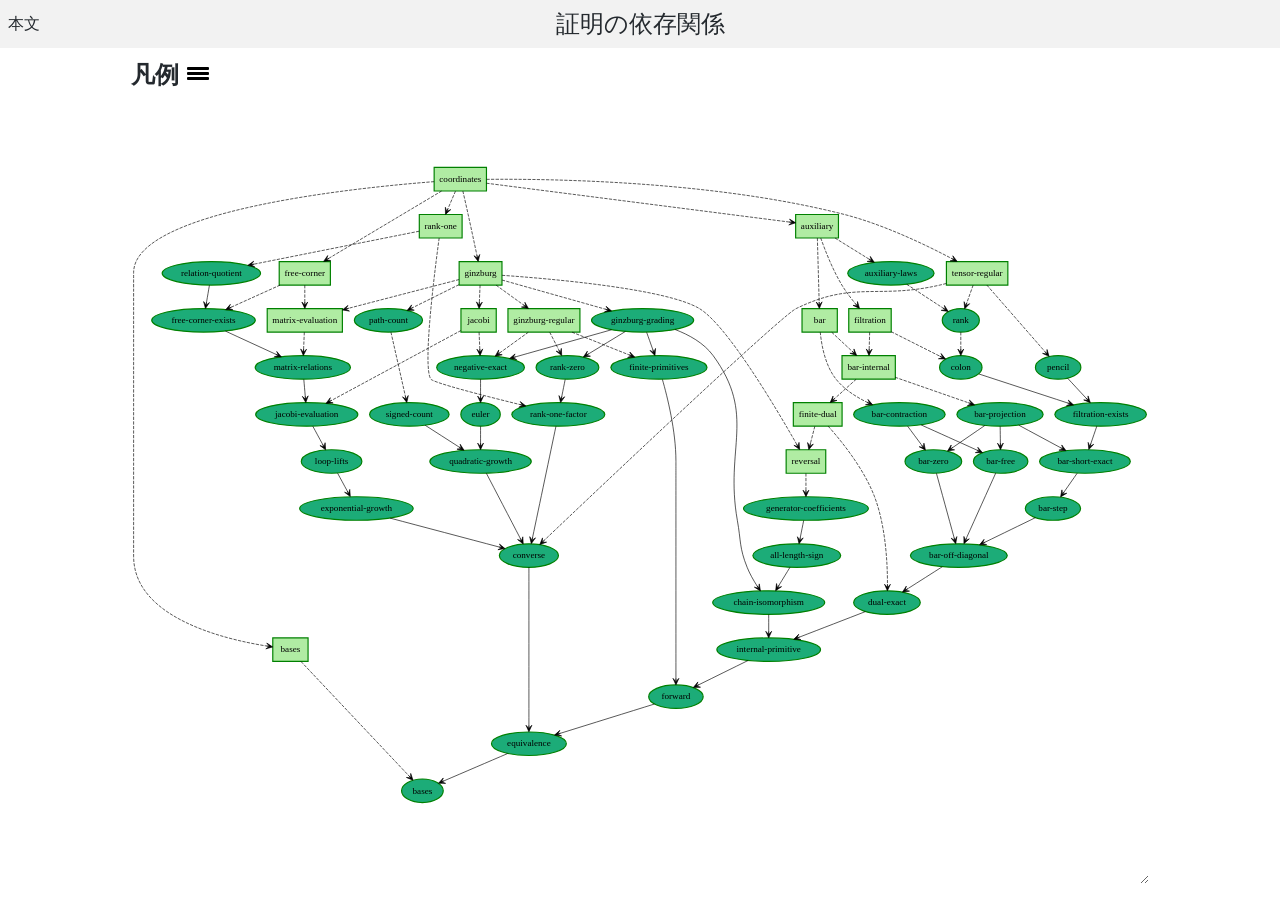
<file: blueprint/web/dep_graph_document.html>
<!DOCTYPE html>
<html lang="ja">
<head>
  <title>依存グラフ</title>
  <meta name="generator" content="plasTeX" />
  <meta charset="utf-8" />
  <meta name="viewport" content="width=device-width, initial-scale=1" />
  <link rel="stylesheet" href="styles/theme-white.css" />
  <link rel="stylesheet" href="styles/dep_graph.css" />

  <script type="text/x-mathjax-config">

    MathJax.Hub.Config({tex2jax: {inlineMath: [['$','$'], ['\\(','\\)']]}});

  </script>

  <script>MathJax = {"tex": {"macros": {"kk": "k", "Bbar": "B", "Jac": "J", "G": "\\mathcal{G}", "wt": "\\operatorname{wt}", "rank": "\\operatorname{rank}", "im": "\\operatorname{im}", "TR": "\\operatorname{TR}", "GR": "\\operatorname{GR}", "spanof": ["\\langle #1\\rangle", 1]}, "inlineMath": [["$", "$"], ["\\(", "\\)"]]}, "options": {"enableMenu": false}};</script>
<script type="text/javascript" src="js/mathjax/tex-chtml-full.js">  </script>


<link rel="stylesheet" href="styles/extra_styles.css" />

</head>

<body>
<header>
  <a class="toc" href="index.html">本文</a>
  <h1 id="doc_title">証明の依存関係</h1>
</header>
<div class="wrapper">
<div class="content">
  <div id="Legend">
    <span id="legend_title" class="title">凡例
    <div class="btn">
       <div class="bar"></div>
       <div class="bar"></div>
       <div class="bar"></div>
    </div></span>
    <dl class="legend">

      <dt>四角</dt><dd>定義</dd>

      <dt>楕円</dt><dd>定理と補題</dd>

      <dt>Blue border</dt><dd>the <em>statement</em> of this result is ready to be formalized; all prerequisites are done</dd>

      <dt>Orange border</dt><dd>the <em>statement</em> of this result is not ready to be formalized; the blueprint needs more work</dd>

      <dt>Blue background</dt><dd>the <em>proof</em> of this result is ready to be formalized; all prerequisites are done</dd>

      <dt>Green border</dt><dd>the <em>statement</em> of this result is formalized</dd>

      <dt>Green background</dt><dd>the <em>proof</em> of this result is formalized</dd>

      <dt>Dark green background</dt><dd>the <em>proof</em> of this result and all its ancestors are formalized</dd>

      <dt>Dark green border</dt><dd>this is in Mathlib</dd>

    </dl>
  </div>
    <div id="graph"></div>
<div id="statements">


    <div class="dep-modal-container" id="cor:bases_modal">
      <div class="dep-modal-content">
          <button class="dep-closebtn">
<svg  class="icon icon-cross "><use xlink:href="symbol-defs.svg#icon-cross"></use></svg>
</button>

  <div class="thm" id="cor:bases" style="display: none">
    <div class="thm_thmheading">
      <span class="corollary_thmcaption">
      系
      </span>
      <span class="corollary_thmlabel">51</span><span class="corollary_thmtitle">任意の三つの三次元因子への接続</span></div>
    <div class="thm_thmcontent">
<p><b class="bfseries">Lean: </b><a href ="https://github.com/uedakazushi/ginzburg333-lean/blob/ea11e52179e60a9a64b673f43538a8a448e23b74/Ginzburg333/Comparison/Bases.lean#L31"><span class="ttfamily">tensorRegular_ginzburgRegular_in_bases</span></a></p>
<p><a href ="https://github.com/uedakazushi/ginzburg333-lean/blob/ea11e52179e60a9a64b673f43538a8a448e23b74/Ginzburg333/Converse/Main.lean#L35"><span class="ttfamily">ginzburgRegular_tensorRegular_in_bases</span></a></p>
<p><a href ="https://github.com/uedakazushi/ginzburg333-lean/blob/ea11e52179e60a9a64b673f43538a8a448e23b74/Ginzburg333/Converse/Main.lean#L58"><span class="ttfamily">ginzburgRegular_iff_tensorRegular_chosen_bases</span></a></p>
<p> 三つの三元基底の座標、および次元3から選択した基底の座標において、 順方向・逆方向・同値が成り立つ。逆方向は任意の体、同値は標数0の代数閉体である。 </p>
</div>

    <a class="latex_link" href="sect0010.html#cor:bases">本文</a>


  <div class="tooltip">
      <span class="lean_link">Lean</span>
      <ul class="tooltip_list">

           <li><a href="./find/#doc/Ginzburg333.Comparison.tensorRegular_ginzburgRegular_in_bases" class="lean_decl">Ginzburg333.Comparison.tensorRegular_ginzburgRegular_in_bases</a></li>

           <li><a href="./find/#doc/Ginzburg333.Comparison.ginzburgRegular_tensorRegular_in_bases" class="lean_decl">Ginzburg333.Comparison.ginzburgRegular_tensorRegular_in_bases</a></li>

           <li><a href="./find/#doc/Ginzburg333.Comparison.ginzburgRegular_iff_tensorRegular_chosen_bases" class="lean_decl">Ginzburg333.Comparison.ginzburgRegular_iff_tensorRegular_chosen_bases</a></li>

      </ul>
  </div>




  </div>

      </div>
    </div>



    <div class="dep-modal-container" id="def:auxiliary_modal">
      <div class="dep-modal-content">
          <button class="dep-closebtn">
<svg  class="icon icon-cross "><use xlink:href="symbol-defs.svg#icon-cross"></use></svg>
</button>

  <div class="thm" id="def:auxiliary" style="display: none">
    <div class="thm_thmheading">
      <span class="definition_thmcaption">
      定義
      </span>
      <span class="definition_thmlabel">6</span><span class="definition_thmtitle">24次元の補助乗法</span></div>
    <div class="thm_thmcontent">
<p><b class="bfseries">Lean: </b><a href ="https://github.com/uedakazushi/ginzburg333-lean/blob/ea11e52179e60a9a64b673f43538a8a448e23b74/Ginzburg333/Auxiliary.lean#L22"><span class="ttfamily">Auxiliary</span></a></p>
<p><a href ="https://github.com/uedakazushi/ginzburg333-lean/blob/ea11e52179e60a9a64b673f43538a8a448e23b74/Ginzburg333/Auxiliary.lean#L30"><span class="ttfamily">multiply</span></a></p>
<p> 補助空間 \(E\) は三つの行 \(E_i\) の和で、各行は次数 \(0,1,2,3\) において \(k,k^3,k^3,k\) を持つ。正次数の積は、次数1同士の積 \(D.\mathrm{mul}\) と 次数1・次数2の組の内積で定め、次数4以上を零とする。 頂点cornerは \(e_iE_d e_{i+d}\) という規約に従う。 </p>
</div>

    <a class="latex_link" href="sect0003.html#def:auxiliary">本文</a>


  <div class="tooltip">
      <span class="lean_link">Lean</span>
      <ul class="tooltip_list">

           <li><a href="./find/#doc/Ginzburg333.Auxiliary" class="lean_decl">Ginzburg333.Auxiliary</a></li>

           <li><a href="./find/#doc/Ginzburg333.CyclicData.multiply" class="lean_decl">Ginzburg333.CyclicData.multiply</a></li>

      </ul>
  </div>




  </div>

      </div>
    </div>



    <div class="dep-modal-container" id="def:bar_modal">
      <div class="dep-modal-content">
          <button class="dep-closebtn">
<svg  class="icon icon-cross "><use xlink:href="symbol-defs.svg#icon-cross"></use></svg>
</button>

  <div class="thm" id="def:bar" style="display: none">
    <div class="thm_thmheading">
      <span class="definition_thmcaption">
      定義
      </span>
      <span class="definition_thmlabel">13</span><span class="definition_thmtitle">頂点条件付き正規化bar</span></div>
    <div class="thm_thmcontent">
<p><b class="bfseries">Lean: </b><a href ="https://github.com/uedakazushi/ginzburg333-lean/blob/ea11e52179e60a9a64b673f43538a8a448e23b74/Ginzburg333/Bar/Corners.lean#L100"><span class="ttfamily">normalizedTerm</span></a></p>
<p><a href ="https://github.com/uedakazushi/ginzburg333-lean/blob/ea11e52179e60a9a64b673f43538a8a448e23b74/Ginzburg333/Bar/Normalized.lean#L109"><span class="ttfamily">normalizedDifferential</span></a></p>
<p> 正規化barは、正次数因子の語長 \(r\) を持ち、隣接する因子が合成可能で、 係数の頂点射影が最初の因子に一致する有限支持の項からなる。 微分 \(\partial \) の係数作用の項にはマイナス、最初の隣接積にはプラスが付く。 後続の積には交代符号を付ける。実装のこの符号を比較の全段階で維持する。 </p>
</div>

    <a class="latex_link" href="sect0004.html#def:bar">本文</a>


  <div class="tooltip">
      <span class="lean_link">Lean</span>
      <ul class="tooltip_list">

           <li><a href="./find/#doc/Ginzburg333.Bar.normalizedTerm" class="lean_decl">Ginzburg333.Bar.normalizedTerm</a></li>

           <li><a href="./find/#doc/Ginzburg333.Bar.normalizedDifferential" class="lean_decl">Ginzburg333.Bar.normalizedDifferential</a></li>

      </ul>
  </div>




  </div>

      </div>
    </div>



    <div class="dep-modal-container" id="def:bar-internal_modal">
      <div class="dep-modal-content">
          <button class="dep-closebtn">
<svg  class="icon icon-cross "><use xlink:href="symbol-defs.svg#icon-cross"></use></svg>
</button>

  <div class="thm" id="def:bar-internal" style="display: none">
    <div class="thm_thmheading">
      <span class="definition_thmcaption">
      定義
      </span>
      <span class="definition_thmlabel">14</span><span class="definition_thmtitle">内部次数成分</span></div>
    <div class="thm_thmcontent">
<p><b class="bfseries">Lean: </b><a href ="https://github.com/uedakazushi/ginzburg333-lean/blob/ea11e52179e60a9a64b673f43538a8a448e23b74/Ginzburg333/Bar/Internal.lean#L21"><span class="ttfamily">internalProjection</span></a></p>
<p><a href ="https://github.com/uedakazushi/ginzburg333-lean/blob/ea11e52179e60a9a64b673f43538a8a448e23b74/Ginzburg333/Bar/Internal.lean#L255"><span class="ttfamily">internallyNormalizedTerm</span></a></p>
<p><a href ="https://github.com/uedakazushi/ginzburg333-lean/blob/ea11e52179e60a9a64b673f43538a8a448e23b74/Ginzburg333/Bar/Internal.lean#L259"><span class="ttfamily">internallyNormalizedDifferential</span></a></p>
<p> \(B_{r,n}(i,U)\) は、係数の次数 \(d\in \{ 0,1,2,3\} \) と 語の重みの和が \(n\) になる正規化barの項である。 内部次数射影 \(P_n\) は、各語 \(g_1\cdots g_r\) の係数に </p>
<div class="displaymath" id="a0000000023">
  \[  \sum _{d+\sum _j\operatorname {wt}(g_j)=n}\pi _d  \]
</div>
<p> を作用させる。ここで \(\pi _d\) は商行の実際の次数射影である。 </p>
</div>

    <a class="latex_link" href="sect0004.html#def:bar-internal">本文</a>


  <div class="tooltip">
      <span class="lean_link">Lean</span>
      <ul class="tooltip_list">

           <li><a href="./find/#doc/Ginzburg333.Bar.internalProjection" class="lean_decl">Ginzburg333.Bar.internalProjection</a></li>

           <li><a href="./find/#doc/Ginzburg333.Bar.internallyNormalizedTerm" class="lean_decl">Ginzburg333.Bar.internallyNormalizedTerm</a></li>

           <li><a href="./find/#doc/Ginzburg333.Bar.internallyNormalizedDifferential" class="lean_decl">Ginzburg333.Bar.internallyNormalizedDifferential</a></li>

      </ul>
  </div>




  </div>

      </div>
    </div>



    <div class="dep-modal-container" id="def:bases_modal">
      <div class="dep-modal-content">
          <button class="dep-closebtn">
<svg  class="icon icon-cross "><use xlink:href="symbol-defs.svg#icon-cross"></use></svg>
</button>

  <div class="thm" id="def:bases" style="display: none">
    <div class="thm_thmheading">
      <span class="definition_thmcaption">
      定義
      </span>
      <span class="definition_thmlabel">50</span><span class="definition_thmtitle">独立した三つの空間の基底座標</span></div>
    <div class="thm_thmcontent">
<p><b class="bfseries">Lean: </b><a href ="https://github.com/uedakazushi/ginzburg333-lean/blob/ea11e52179e60a9a64b673f43538a8a448e23b74/Ginzburg333/Comparison/Bases.lean#L19"><span class="ttfamily">tensorCoordinatesEquiv</span></a></p>
<p><a href ="https://github.com/uedakazushi/ginzburg333-lean/blob/ea11e52179e60a9a64b673f43538a8a448e23b74/Ginzburg333/Comparison/Bases.lean#L40"><span class="ttfamily">chosenTensorCoordinates</span></a></p>
<p> 三つの独立した \(k\)-空間 \(X,Y,Z\) にそれぞれ三元基底を与える。 実際のテンソル積基底から \((X\otimes Y)\otimes Z\simeq k^{3\times 3\times 3}\) を構成する。 各空間の次元が3なら、有限次元基底を選択してこの座標同型を得る。 </p>
</div>

    <a class="latex_link" href="sect0010.html#def:bases">本文</a>


  <div class="tooltip">
      <span class="lean_link">Lean</span>
      <ul class="tooltip_list">

           <li><a href="./find/#doc/Ginzburg333.Comparison.tensorCoordinatesEquiv" class="lean_decl">Ginzburg333.Comparison.tensorCoordinatesEquiv</a></li>

           <li><a href="./find/#doc/Ginzburg333.Comparison.chosenTensorCoordinates" class="lean_decl">Ginzburg333.Comparison.chosenTensorCoordinates</a></li>

      </ul>
  </div>




  </div>

      </div>
    </div>



    <div class="dep-modal-container" id="def:coordinates_modal">
      <div class="dep-modal-content">
          <button class="dep-closebtn">
<svg  class="icon icon-cross "><use xlink:href="symbol-defs.svg#icon-cross"></use></svg>
</button>

  <div class="thm" id="def:coordinates" style="display: none">
    <div class="thm_thmheading">
      <span class="definition_thmcaption">
      定義
      </span>
      <span class="definition_thmlabel">1</span><span class="definition_thmtitle">テンソルの巡回座標</span></div>
    <div class="thm_thmcontent">
<p><b class="bfseries">Lean: </b><a href ="https://github.com/uedakazushi/ginzburg333-lean/blob/ea11e52179e60a9a64b673f43538a8a448e23b74/Ginzburg333/Finite/Coordinates.lean#L23"><span class="ttfamily">Tensor</span></a></p>
<p><a href ="https://github.com/uedakazushi/ginzburg333-lean/blob/ea11e52179e60a9a64b673f43538a8a448e23b74/Ginzburg333/Finite/Coordinates.lean#L156"><span class="ttfamily">coeff</span></a></p>
<p><a href ="https://github.com/uedakazushi/ginzburg333-lean/blob/ea11e52179e60a9a64b673f43538a8a448e23b74/Ginzburg333/Finite/Coordinates.lean#L162"><span class="ttfamily">contract</span></a></p>
<p>\(w=(w_{abc})\) は三つの三次元因子のテンソルの座標である。 \(w_i\) は因子を \(i,i+1,i+2\) の順に置いた巡回座標で、 </p>
<div class="displaymath" id="a0000000014">
  \[  w_0(a,b,c)=w_{abc},\quad w_1(a,b,c)=w_{cab},\quad w_2(a,b,c)=w_{bca}.  \]
</div>
<p> \(a\in k^3\) に対して縮約 \(C_i(a):k^3\to k^3\) を </p>
<div class="displaymath" id="a0000000015">
  \[  (C_i(a)b)_c=\sum _{x,y}w_i(x,y,c)a_x b_y  \]
</div>
<p> で定める。これは双対因子との基底座標による評価である。 </p>
</div>

    <a class="latex_link" href="sect0002.html#def:coordinates">本文</a>


  <div class="tooltip">
      <span class="lean_link">Lean</span>
      <ul class="tooltip_list">

           <li><a href="./find/#doc/Ginzburg333.Tensor" class="lean_decl">Ginzburg333.Tensor</a></li>

           <li><a href="./find/#doc/Ginzburg333.coeff" class="lean_decl">Ginzburg333.coeff</a></li>

           <li><a href="./find/#doc/Ginzburg333.contract" class="lean_decl">Ginzburg333.contract</a></li>

      </ul>
  </div>




  </div>

      </div>
    </div>



    <div class="dep-modal-container" id="def:filtration_modal">
      <div class="dep-modal-content">
          <button class="dep-closebtn">
<svg  class="icon icon-cross "><use xlink:href="symbol-defs.svg#icon-cross"></use></svg>
</button>

  <div class="thm" id="def:filtration" style="display: none">
    <div class="thm_thmheading">
      <span class="definition_thmcaption">
      定義
      </span>
      <span class="definition_thmlabel">10</span><span class="definition_thmtitle">許される部分空間とfiltrationの一段</span></div>
    <div class="thm_thmcontent">
<p><b class="bfseries">Lean: </b><a href ="https://github.com/uedakazushi/ginzburg333-lean/blob/ea11e52179e60a9a64b673f43538a8a448e23b74/Ginzburg333/Finite/Filtration.lean#L59"><span class="ttfamily">Allowed</span></a></p>
<p><a href ="https://github.com/uedakazushi/ginzburg333-lean/blob/ea11e52179e60a9a64b673f43538a8a448e23b74/Ginzburg333/Finite/Filtration.lean#L63"><span class="ttfamily">FiltrationStep</span></a></p>
<p><a href ="https://github.com/uedakazushi/ginzburg333-lean/blob/ea11e52179e60a9a64b673f43538a8a448e23b74/Ginzburg333/Finite/Filtration.lean#L138"><span class="ttfamily">QuotientRow</span></a></p>
<p> 許される \(U\) は零、階数2の縮約を与える元の張る直線、任意の平面、全空間である。 \(M_i(U)=E_i/\operatorname {rowGenerated}_i(U)\) と書く。 filtrationの一段は \(U=U'\oplus kg\) と、次の頂点の許される部分空間 \(C\) を持ち、 左から \(g\) を掛ける写像の逆像が \(\operatorname {rowGenerated}_{i+1}(C)\) になるデータである。 </p>
</div>

    <a class="latex_link" href="sect0003.html#def:filtration">本文</a>


  <div class="tooltip">
      <span class="lean_link">Lean</span>
      <ul class="tooltip_list">

           <li><a href="./find/#doc/Ginzburg333.CyclicData.Allowed" class="lean_decl">Ginzburg333.CyclicData.Allowed</a></li>

           <li><a href="./find/#doc/Ginzburg333.CyclicData.FiltrationStep" class="lean_decl">Ginzburg333.CyclicData.FiltrationStep</a></li>

           <li><a href="./find/#doc/Ginzburg333.CyclicData.QuotientRow" class="lean_decl">Ginzburg333.CyclicData.QuotientRow</a></li>

      </ul>
  </div>




  </div>

      </div>
    </div>



    <div class="dep-modal-container" id="def:finite-dual_modal">
      <div class="dep-modal-content">
          <button class="dep-closebtn">
<svg  class="icon icon-cross "><use xlink:href="symbol-defs.svg#icon-cross"></use></svg>
</button>

  <div class="thm" id="def:finite-dual" style="display: none">
    <div class="thm_thmheading">
      <span class="definition_thmcaption">
      定義
      </span>
      <span class="definition_thmlabel">22</span><span class="definition_thmtitle">有限次数の双対座標</span></div>
    <div class="thm_thmcontent">
<p><b class="bfseries">Lean: </b><a href ="https://github.com/uedakazushi/ginzburg333-lean/blob/ea11e52179e60a9a64b673f43538a8a448e23b74/Ginzburg333/Comparison/FiniteDual.lean#L22"><span class="ttfamily">simpleBarLinearBasis</span></a></p>
<p><a href ="https://github.com/uedakazushi/ginzburg333-lean/blob/ea11e52179e60a9a64b673f43538a8a448e23b74/Ginzburg333/Comparison/FiniteDual.lean#L39"><span class="ttfamily">simpleBarDualCoordinates</span></a></p>
<p> 頂点単純行の \(B_{r,n}(i,k^3)\) は、始点条件を満たす長さ \(r\)・重み \(n\) の語を基底に持つ。 この有限基底を用いて、線形双対を同じ語上の有限支持座標へ移す。 無制限なbar直和全体の双対を道の直和と同一視しない。 </p>
</div>

    <a class="latex_link" href="sect0006.html#def:finite-dual">本文</a>


  <div class="tooltip">
      <span class="lean_link">Lean</span>
      <ul class="tooltip_list">

           <li><a href="./find/#doc/Ginzburg333.Comparison.simpleBarLinearBasis" class="lean_decl">Ginzburg333.Comparison.simpleBarLinearBasis</a></li>

           <li><a href="./find/#doc/Ginzburg333.Comparison.simpleBarDualCoordinates" class="lean_decl">Ginzburg333.Comparison.simpleBarDualCoordinates</a></li>

      </ul>
  </div>




  </div>

      </div>
    </div>



    <div class="dep-modal-container" id="def:free-corner_modal">
      <div class="dep-modal-content">
          <button class="dep-closebtn">
<svg  class="icon icon-cross "><use xlink:href="symbol-defs.svg#icon-cross"></use></svg>
</button>

  <div class="thm" id="def:free-corner" style="display: none">
    <div class="thm_thmheading">
      <span class="definition_thmcaption">
      定義
      </span>
      <span class="definition_thmlabel">41</span><span class="definition_thmtitle">自由語への評価に必要なデータ</span></div>
    <div class="thm_thmcontent">
<p><b class="bfseries">Lean: </b><a href ="https://github.com/uedakazushi/ginzburg333-lean/blob/ea11e52179e60a9a64b673f43538a8a448e23b74/Ginzburg333/Converse/Quotient.lean#L90"><span class="ttfamily">FreeCornerData</span></a></p>
<p> 全射 \(p,z:k^3\to k^2\)、全射 \(o:k^2\otimes k^2\to k^2\) と、 三方向の巡回Jacobi関係が零になる恒等式を記録する。 これは線形写像とその関係式のデータであり、指数下界そのものは含まない。 </p>
</div>

    <a class="latex_link" href="sect0009.html#def:free-corner">本文</a>


  <a class="lean_link lean_decl" href="./find/#doc/Ginzburg333.Converse.FreeCornerData">Lean</a>




  </div>

      </div>
    </div>



    <div class="dep-modal-container" id="def:ginzburg_modal">
      <div class="dep-modal-content">
          <button class="dep-closebtn">
<svg  class="icon icon-cross "><use xlink:href="symbol-defs.svg#icon-cross"></use></svg>
</button>

  <div class="thm" id="def:ginzburg" style="display: none">
    <div class="thm_thmheading">
      <span class="definition_thmcaption">
      定義
      </span>
      <span class="definition_thmlabel">3</span><span class="definition_thmtitle">有限支持のGinzburg道複体</span></div>
    <div class="thm_thmcontent">
<p><b class="bfseries">Lean: </b><a href ="https://github.com/uedakazushi/ginzburg333-lean/blob/ea11e52179e60a9a64b673f43538a8a448e23b74/Ginzburg333/Ginzburg.lean#L19"><span class="ttfamily">Generator</span></a></p>
<p><a href ="https://github.com/uedakazushi/ginzburg333-lean/blob/ea11e52179e60a9a64b673f43538a8a448e23b74/Ginzburg333/Ginzburg.lean#L59"><span class="ttfamily">ValidPath</span></a></p>
<p><a href ="https://github.com/uedakazushi/ginzburg333-lean/blob/ea11e52179e60a9a64b673f43538a8a448e23b74/Ginzburg333/Ginzburg.lean#L65"><span class="ttfamily">PathSpace</span></a></p>
<p><a href ="https://github.com/uedakazushi/ginzburg333-lean/blob/ea11e52179e60a9a64b673f43538a8a448e23b74/Ginzburg333/Ginzburg.lean#L126"><span class="ttfamily">differential</span></a></p>
<p> 生成元は \(x_{i,a}:i\to i+1\)、\(x^*_{i,a}:i+1\to i\)、\(t_i:i\to i\)。 内部次数はそれぞれ \(1,2,3\)、コホモロジー次数は \(0,-1,-2\) とする。 代数の語は右端から辿る。道空間は、始点を記録した有効道を基底とする有限支持の直和である。 微分は次数 \(+1\) の導分であり、 </p>
<div class="displaymath" id="a0000000016">
  \[  \begin{split}  d x_{i,a}& =0,\\ d x^*_{i,a}& =\sum _{b,c}w_i(a,b,c)x_{i+2,c}x_{i+1,b},\\ d t_i& =\sum _a x^*_{i,a}x_{i,a}-\sum _a x_{i+2,a}x^*_{i+2,a} \end{split}  \]
</div>
<p> を生成元上の定義とする。 </p>
</div>

    <a class="latex_link" href="sect0002.html#def:ginzburg">本文</a>


  <div class="tooltip">
      <span class="lean_link">Lean</span>
      <ul class="tooltip_list">

           <li><a href="./find/#doc/Ginzburg333.Ginzburg.Generator" class="lean_decl">Ginzburg333.Ginzburg.Generator</a></li>

           <li><a href="./find/#doc/Ginzburg333.Ginzburg.ValidPath" class="lean_decl">Ginzburg333.Ginzburg.ValidPath</a></li>

           <li><a href="./find/#doc/Ginzburg333.Ginzburg.PathSpace" class="lean_decl">Ginzburg333.Ginzburg.PathSpace</a></li>

           <li><a href="./find/#doc/Ginzburg333.Ginzburg.differential" class="lean_decl">Ginzburg333.Ginzburg.differential</a></li>

      </ul>
  </div>




  </div>

      </div>
    </div>



    <div class="dep-modal-container" id="def:ginzburg-regular_modal">
      <div class="dep-modal-content">
          <button class="dep-closebtn">
<svg  class="icon icon-cross "><use xlink:href="symbol-defs.svg#icon-cross"></use></svg>
</button>

  <div class="thm" id="def:ginzburg-regular" style="display: none">
    <div class="thm_thmheading">
      <span class="definition_thmcaption">
      定義
      </span>
      <span class="definition_thmlabel">5</span><span class="definition_thmtitle">Ginzburg regular</span></div>
    <div class="thm_thmcontent">
<p><b class="bfseries">Lean: </b><a href ="https://github.com/uedakazushi/ginzburg333-lean/blob/ea11e52179e60a9a64b673f43538a8a448e23b74/Ginzburg333/Ginzburg.lean#L137"><span class="ttfamily">GinzburgRegular</span></a></p>
<p> \(\operatorname {GR}(w)\) とは、任意の \(q{\lt}0\) と有限支持の次数 \(q\) の元 \(x\) に対し、 \(dx=0\) なら次数 \(q-1\) の有限支持の \(y\) が存在して \(dy=x\) となることである。 内部次数の上限、barの消滅、avatarはこの定義に含まれない。 </p>
</div>

    <a class="latex_link" href="sect0002.html#def:ginzburg-regular">本文</a>


  <a class="lean_link lean_decl" href="./find/#doc/Ginzburg333.Ginzburg.GinzburgRegular">Lean</a>




  </div>

      </div>
    </div>



    <div class="dep-modal-container" id="def:jacobi_modal">
      <div class="dep-modal-content">
          <button class="dep-closebtn">
<svg  class="icon icon-cross "><use xlink:href="symbol-defs.svg#icon-cross"></use></svg>
</button>

  <div class="thm" id="def:jacobi" style="display: none">
    <div class="thm_thmheading">
      <span class="definition_thmcaption">
      定義
      </span>
      <span class="definition_thmlabel">31</span><span class="definition_thmtitle">実際の内部Jacobi商</span></div>
    <div class="thm_thmcontent">
<p><b class="bfseries">Lean: </b><a href ="https://github.com/uedakazushi/ginzburg333-lean/blob/ea11e52179e60a9a64b673f43538a8a448e23b74/Ginzburg333/Converse/Euler.lean#L8"><span class="ttfamily">negativeTerm</span></a></p>
<p><a href ="https://github.com/uedakazushi/ginzburg333-lean/blob/ea11e52179e60a9a64b673f43538a8a448e23b74/Ginzburg333/Converse/Euler.lean#L10"><span class="ttfamily">negativeDifferential</span></a></p>
<p><a href ="https://github.com/uedakazushi/ginzburg333-lean/blob/ea11e52179e60a9a64b673f43538a8a448e23b74/Ginzburg333/Converse/Euler.lean#L49"><span class="ttfamily">internalJacobi</span></a></p>
<p> \(N_{n,s}=\mathcal{G}_n^{-s}\)、\(d_{n,s}:N_{n,s+1}\to N_{n,s}\) とし、 </p>
<div class="displaymath" id="a0000000043">
  \[  J_n(w)=N_{n,0}/\operatorname {im}d_{n,0}  \]
</div>
<p> と定める。これは実際の次数0道成分を、実際の微分の像で割った商である。 </p>
</div>

    <a class="latex_link" href="sect0008.html#def:jacobi">本文</a>


  <div class="tooltip">
      <span class="lean_link">Lean</span>
      <ul class="tooltip_list">

           <li><a href="./find/#doc/Ginzburg333.Ginzburg.negativeTerm" class="lean_decl">Ginzburg333.Ginzburg.negativeTerm</a></li>

           <li><a href="./find/#doc/Ginzburg333.Ginzburg.negativeDifferential" class="lean_decl">Ginzburg333.Ginzburg.negativeDifferential</a></li>

           <li><a href="./find/#doc/Ginzburg333.Ginzburg.internalJacobi" class="lean_decl">Ginzburg333.Ginzburg.internalJacobi</a></li>

      </ul>
  </div>




  </div>

      </div>
    </div>



    <div class="dep-modal-container" id="def:matrix-evaluation_modal">
      <div class="dep-modal-content">
          <button class="dep-closebtn">
<svg  class="icon icon-cross "><use xlink:href="symbol-defs.svg#icon-cross"></use></svg>
</button>

  <div class="thm" id="def:matrix-evaluation" style="display: none">
    <div class="thm_thmheading">
      <span class="definition_thmcaption">
      定義
      </span>
      <span class="definition_thmlabel">43</span><span class="definition_thmtitle">自由代数係数の行列評価</span></div>
    <div class="thm_thmcontent">
<p><b class="bfseries">Lean: </b><a href ="https://github.com/uedakazushi/ginzburg333-lean/blob/ea11e52179e60a9a64b673f43538a8a448e23b74/Ginzburg333/Converse/Representation.lean#L10"><span class="ttfamily">LoopWords</span></a></p>
<p><a href ="https://github.com/uedakazushi/ginzburg333-lean/blob/ea11e52179e60a9a64b673f43538a8a448e23b74/Ginzburg333/Converse/Representation.lean#L82"><span class="ttfamily">generatorMatrix</span></a></p>
<p><a href ="https://github.com/uedakazushi/ginzburg333-lean/blob/ea11e52179e60a9a64b673f43538a8a448e23b74/Ginzburg333/Converse/Representation.lean#L90"><span class="ttfamily">matrixEvaluation</span></a></p>
<p> \(F=k\langle T_0,T_1\rangle \) を実際の自由モノイドのモノイド代数とする。 \(F\) 上の \(4\times 4\) 行列を用い、三種類の順矢をブロック \(1,2,1\) の間に配置する。 \(i\) の順矢は \(a_bE_{0,3}\)、\(i+1\) の順矢は \(p(e_b)\) の列、 \(i+2\) の順矢は \(o\) の出力を自由文字にした行とする。 逆矢とloopの像は零。語の像は生成元行列の順序付き積で、有限線形結合へ拡張する。 </p>
</div>

    <a class="latex_link" href="sect0009.html#def:matrix-evaluation">本文</a>


  <div class="tooltip">
      <span class="lean_link">Lean</span>
      <ul class="tooltip_list">

           <li><a href="./find/#doc/Ginzburg333.Converse.LoopWords" class="lean_decl">Ginzburg333.Converse.LoopWords</a></li>

           <li><a href="./find/#doc/Ginzburg333.Converse.generatorMatrix" class="lean_decl">Ginzburg333.Converse.generatorMatrix</a></li>

           <li><a href="./find/#doc/Ginzburg333.Converse.matrixEvaluation" class="lean_decl">Ginzburg333.Converse.matrixEvaluation</a></li>

      </ul>
  </div>




  </div>

      </div>
    </div>



    <div class="dep-modal-container" id="def:rank-one_modal">
      <div class="dep-modal-content">
          <button class="dep-closebtn">
<svg  class="icon icon-cross "><use xlink:href="symbol-defs.svg#icon-cross"></use></svg>
</button>

  <div class="thm" id="def:rank-one" style="display: none">
    <div class="thm_thmheading">
      <span class="definition_thmcaption">
      定義
      </span>
      <span class="definition_thmlabel">38</span><span class="definition_thmtitle">階数1の縮約の因子</span></div>
    <div class="thm_thmcontent">
<p><b class="bfseries">Lean: </b><a href ="https://github.com/uedakazushi/ginzburg333-lean/blob/ea11e52179e60a9a64b673f43538a8a448e23b74/Ginzburg333/Converse/Factors.lean#L14"><span class="ttfamily">RankOneSlice</span></a></p>
<p> 階数1の縮約データは、非零の \(v,u\in k^3\) と </p>
<div class="displaymath" id="a0000000053">
  \[  \sum _j a_jw_i(j,b,c)=v_bu_c  \]
</div>
<p> を持つ。これは元の縮約係数の因子分解である。 </p>
</div>

    <a class="latex_link" href="sect0009.html#def:rank-one">本文</a>


  <a class="lean_link lean_decl" href="./find/#doc/Ginzburg333.Converse.RankOneSlice">Lean</a>




  </div>

      </div>
    </div>



    <div class="dep-modal-container" id="def:reversal_modal">
      <div class="dep-modal-content">
          <button class="dep-closebtn">
<svg  class="icon icon-cross "><use xlink:href="symbol-defs.svg#icon-cross"></use></svg>
</button>

  <div class="thm" id="def:reversal" style="display: none">
    <div class="thm_thmheading">
      <span class="definition_thmcaption">
      定義
      </span>
      <span class="definition_thmlabel">23</span><span class="definition_thmtitle">符号付き因子反転</span></div>
    <div class="thm_thmcontent">
<p><b class="bfseries">Lean: </b><a href ="https://github.com/uedakazushi/ginzburg333-lean/blob/ea11e52179e60a9a64b673f43538a8a448e23b74/Ginzburg333/Comparison/Reversal.lean#L63"><span class="ttfamily">finiteDualReversal</span></a></p>
<p><a href ="https://github.com/uedakazushi/ginzburg333-lean/blob/ea11e52179e60a9a64b673f43538a8a448e23b74/Ginzburg333/Comparison/Reversal.lean#L34"><span class="ttfamily">wordSign</span></a></p>
<p><a href ="https://github.com/uedakazushi/ginzburg333-lean/blob/ea11e52179e60a9a64b673f43538a8a448e23b74/Ginzburg333/Signs.lean#L28"><span class="ttfamily">sigma</span></a></p>
<p> 語の因子を反転し、 </p>
<div class="displaymath" id="a0000000033">
  \[  (-1)^{\sigma (d_1,\ldots ,d_r)},\qquad \sigma =\sum _{j=1}^r(j-1)d_j+\binom r2+\# \{ j:d_j=3\}   \]
</div>
<p> を掛ける。これにより </p>
<div class="displaymath" id="a0000000034">
  \[  B_{r,n}(i,k^3)^\vee \  \simeq \  \mathcal{G}_{i;r,n}  \]
</div>
<p> を得る。右辺は始点 \(i\)、長さ \(r\)、内部次数 \(n\) の実際の有効道成分である。 </p>
</div>

    <a class="latex_link" href="sect0006.html#def:reversal">本文</a>


  <div class="tooltip">
      <span class="lean_link">Lean</span>
      <ul class="tooltip_list">

           <li><a href="./find/#doc/Ginzburg333.Comparison.finiteDualReversal" class="lean_decl">Ginzburg333.Comparison.finiteDualReversal</a></li>

           <li><a href="./find/#doc/Ginzburg333.Comparison.wordSign" class="lean_decl">Ginzburg333.Comparison.wordSign</a></li>

           <li><a href="./find/#doc/Ginzburg333.Signs.sigma" class="lean_decl">Ginzburg333.Signs.sigma</a></li>

      </ul>
  </div>




  </div>

      </div>
    </div>



    <div class="dep-modal-container" id="def:tensor-regular_modal">
      <div class="dep-modal-content">
          <button class="dep-closebtn">
<svg  class="icon icon-cross "><use xlink:href="symbol-defs.svg#icon-cross"></use></svg>
</button>

  <div class="thm" id="def:tensor-regular" style="display: none">
    <div class="thm_thmheading">
      <span class="definition_thmcaption">
      定義
      </span>
      <span class="definition_thmlabel">2</span><span class="definition_thmtitle">Tensor regular</span></div>
    <div class="thm_thmcontent">
<p><b class="bfseries">Lean: </b><a href ="https://github.com/uedakazushi/ginzburg333-lean/blob/ea11e52179e60a9a64b673f43538a8a448e23b74/Ginzburg333/Finite/Coordinates.lean#L221"><span class="ttfamily">TensorRegular</span></a></p>
<p><a href ="https://github.com/uedakazushi/ginzburg333-lean/blob/ea11e52179e60a9a64b673f43538a8a448e23b74/Ginzburg333/Finite/Coordinates.lean#L216"><span class="ttfamily">Regular</span></a></p>
<p> \(\operatorname {TR}(w)\) とは、全頂点 \(i\) と全ての \(a\ne 0\) に対して \(\operatorname {rank}C_i(a)\ge 2\) が成り立つことである。 補助的な巡回乗法データ \(D=\operatorname {ofTensor}(w)\) に対しては \(D.\mathrm{Regular}\) と記述する。 </p>
</div>

    <a class="latex_link" href="sect0002.html#def:tensor-regular">本文</a>


  <div class="tooltip">
      <span class="lean_link">Lean</span>
      <ul class="tooltip_list">

           <li><a href="./find/#doc/Ginzburg333.TensorRegular" class="lean_decl">Ginzburg333.TensorRegular</a></li>

           <li><a href="./find/#doc/Ginzburg333.CyclicData.Regular" class="lean_decl">Ginzburg333.CyclicData.Regular</a></li>

      </ul>
  </div>




  </div>

      </div>
    </div>



    <div class="dep-modal-container" id="lem:all-length-sign_modal">
      <div class="dep-modal-content">
          <button class="dep-closebtn">
<svg  class="icon icon-cross "><use xlink:href="symbol-defs.svg#icon-cross"></use></svg>
</button>

  <div class="thm" id="lem:all-length-sign" style="display: none">
    <div class="thm_thmheading">
      <span class="lemma_thmcaption">
      補題
      </span>
      <span class="lemma_thmlabel">25</span><span class="lemma_thmtitle">全ての語長での符号と転置</span></div>
    <div class="thm_thmcontent">
<p><b class="bfseries">Lean: </b><a href ="https://github.com/uedakazushi/ginzburg333-lean/blob/ea11e52179e60a9a64b673f43538a8a448e23b74/Ginzburg333/Signs.lean#L33"><span class="ttfamily">sigma_formula</span></a></p>
<p><a href ="https://github.com/uedakazushi/ginzburg333-lean/blob/ea11e52179e60a9a64b673f43538a8a448e23b74/Ginzburg333/Signs.lean#L84"><span class="ttfamily">comparison_parity</span></a></p>
<p><a href ="https://github.com/uedakazushi/ginzburg333-lean/blob/ea11e52179e60a9a64b673f43538a8a448e23b74/Ginzburg333/Comparison/Transpose.lean#L54"><span class="ttfamily">cobarBasis_transpose</span></a></p>
<p><a href ="https://github.com/uedakazushi/ginzburg333-lean/blob/ea11e52179e60a9a64b673f43538a8a448e23b74/Ginzburg333/Comparison/WordReversal.lean#L170"><span class="ttfamily">signedWordReversal_differential</span></a></p>
<p> 転置bar微分で因子を分割する符号は、反転後の次数付きLeibniz則の符号と一致する。 この一致は任意の前後の語、任意の語長で成立する。 </p>
</div>

    <a class="latex_link" href="sect0006.html#lem:all-length-sign">本文</a>


  <div class="tooltip">
      <span class="lean_link">Lean</span>
      <ul class="tooltip_list">

           <li><a href="./find/#doc/Ginzburg333.Signs.sigma_formula" class="lean_decl">Ginzburg333.Signs.sigma_formula</a></li>

           <li><a href="./find/#doc/Ginzburg333.Signs.comparison_parity" class="lean_decl">Ginzburg333.Signs.comparison_parity</a></li>

           <li><a href="./find/#doc/Ginzburg333.Comparison.cobarBasis_transpose" class="lean_decl">Ginzburg333.Comparison.cobarBasis_transpose</a></li>

           <li><a href="./find/#doc/Ginzburg333.Comparison.signedWordReversal_differential" class="lean_decl">Ginzburg333.Comparison.signedWordReversal_differential</a></li>

      </ul>
  </div>




  </div>

      </div>
    </div>



    <div class="dep-modal-container" id="lem:auxiliary-laws_modal">
      <div class="dep-modal-content">
          <button class="dep-closebtn">
<svg  class="icon icon-cross "><use xlink:href="symbol-defs.svg#icon-cross"></use></svg>
</button>

  <div class="thm" id="lem:auxiliary-laws" style="display: none">
    <div class="thm_thmheading">
      <span class="lemma_thmcaption">
      補題
      </span>
      <span class="lemma_thmlabel">7</span><span class="lemma_thmtitle">補助乗法の法則</span></div>
    <div class="thm_thmcontent">
<p><b class="bfseries">Lean: </b><a href ="https://github.com/uedakazushi/ginzburg333-lean/blob/ea11e52179e60a9a64b673f43538a8a448e23b74/Ginzburg333/Auxiliary.lean#L24"><span class="ttfamily">finrank_auxiliary</span></a></p>
<p><a href ="https://github.com/uedakazushi/ginzburg333-lean/blob/ea11e52179e60a9a64b673f43538a8a448e23b74/Ginzburg333/Auxiliary.lean#L44"><span class="ttfamily">multiply_assoc</span></a></p>
<p><a href ="https://github.com/uedakazushi/ginzburg333-lean/blob/ea11e52179e60a9a64b673f43538a8a448e23b74/Ginzburg333/Auxiliary.lean#L60"><span class="ttfamily">identity_multiply</span></a></p>
<p><a href ="https://github.com/uedakazushi/ginzburg333-lean/blob/ea11e52179e60a9a64b673f43538a8a448e23b74/Ginzburg333/Auxiliary.lean#L65"><span class="ttfamily">multiply_identity</span></a></p>
<p> この乗法は結合的で単位元を持ち、\(\dim _k E=24\)。 </p>
</div>

    <a class="latex_link" href="sect0003.html#lem:auxiliary-laws">本文</a>


  <div class="tooltip">
      <span class="lean_link">Lean</span>
      <ul class="tooltip_list">

           <li><a href="./find/#doc/Ginzburg333.finrank_auxiliary" class="lean_decl">Ginzburg333.finrank_auxiliary</a></li>

           <li><a href="./find/#doc/Ginzburg333.CyclicData.multiply_assoc" class="lean_decl">Ginzburg333.CyclicData.multiply_assoc</a></li>

           <li><a href="./find/#doc/Ginzburg333.CyclicData.identity_multiply" class="lean_decl">Ginzburg333.CyclicData.identity_multiply</a></li>

           <li><a href="./find/#doc/Ginzburg333.CyclicData.multiply_identity" class="lean_decl">Ginzburg333.CyclicData.multiply_identity</a></li>

      </ul>
  </div>




  </div>

      </div>
    </div>



    <div class="dep-modal-container" id="lem:bar-contraction_modal">
      <div class="dep-modal-content">
          <button class="dep-closebtn">
<svg  class="icon icon-cross "><use xlink:href="symbol-defs.svg#icon-cross"></use></svg>
</button>

  <div class="thm" id="lem:bar-contraction" style="display: none">
    <div class="thm_thmheading">
      <span class="lemma_thmcaption">
      補題
      </span>
      <span class="lemma_thmlabel">17</span><span class="lemma_thmtitle">正規化自由行barの収縮</span></div>
    <div class="thm_thmcontent">
<p><b class="bfseries">Lean: </b><a href ="https://github.com/uedakazushi/ginzburg333-lean/blob/ea11e52179e60a9a64b673f43538a8a448e23b74/Ginzburg333/Bar/FreeExact.lean#L9"><span class="ttfamily">rowContraction_homotopy_normalized</span></a></p>
<p> 自由行 \(E_i\) の正規化barの正の語長の項には、収縮 \(H\) が存在し、 </p>
<div class="displaymath" id="a0000000028">
  \[  \partial H+H\partial =1  \]
</div>
<p> が成り立つ。 </p>
</div>

    <a class="latex_link" href="sect0005.html#lem:bar-contraction">本文</a>


  <a class="lean_link lean_decl" href="./find/#doc/Ginzburg333.Bar.rowContraction_homotopy_normalized">Lean</a>




  </div>

      </div>
    </div>



    <div class="dep-modal-container" id="lem:bar-free_modal">
      <div class="dep-modal-content">
          <button class="dep-closebtn">
<svg  class="icon icon-cross "><use xlink:href="symbol-defs.svg#icon-cross"></use></svg>
</button>

  <div class="thm" id="lem:bar-free" style="display: none">
    <div class="thm_thmheading">
      <span class="lemma_thmcaption">
      補題
      </span>
      <span class="lemma_thmlabel">18</span><span class="lemma_thmtitle">自由行の内部次数別完全性</span></div>
    <div class="thm_thmcontent">
<p><b class="bfseries">Lean: </b><a href ="https://github.com/uedakazushi/ginzburg333-lean/blob/ea11e52179e60a9a64b673f43538a8a448e23b74/Ginzburg333/Bar/FreeExact.lean#L96"><span class="ttfamily">internally_normalized_free_exact</span></a></p>
<p> \(U=0\) のとき、\(B_{\bullet ,n}(i,0)\) は正の語長で完全である。 </p>
</div>

    <a class="latex_link" href="sect0005.html#lem:bar-free">本文</a>


  <a class="lean_link lean_decl" href="./find/#doc/Ginzburg333.Bar.internally_normalized_free_exact">Lean</a>




  </div>

      </div>
    </div>



    <div class="dep-modal-container" id="lem:bar-projection_modal">
      <div class="dep-modal-content">
          <button class="dep-closebtn">
<svg  class="icon icon-cross "><use xlink:href="symbol-defs.svg#icon-cross"></use></svg>
</button>

  <div class="thm" id="lem:bar-projection" style="display: none">
    <div class="thm_thmheading">
      <span class="lemma_thmcaption">
      補題
      </span>
      <span class="lemma_thmlabel">15</span><span class="lemma_thmtitle">次数射影と微分の両立</span></div>
    <div class="thm_thmcontent">
<p><b class="bfseries">Lean: </b><a href ="https://github.com/uedakazushi/ginzburg333-lean/blob/ea11e52179e60a9a64b673f43538a8a448e23b74/Ginzburg333/Bar/InternalDifferential.lean#L27"><span class="ttfamily">internalProjection_differential</span></a></p>
<p><a href ="https://github.com/uedakazushi/ginzburg333-lean/blob/ea11e52179e60a9a64b673f43538a8a448e23b74/Ginzburg333/Bar/InternalDifferential.lean#L49"><span class="ttfamily">internallyNormalizedTerm_eq_bot</span></a></p>
<p> \(P_n\partial =\partial P_n\)。\(\partial \) は \(B_{r+1,n}\to B_{r,n}\) に制限でき、 \(n{\lt}r\) の項は零である。各 \(B_{r,n}\) は有限次元である。 </p>
</div>

    <a class="latex_link" href="sect0004.html#lem:bar-projection">本文</a>


  <div class="tooltip">
      <span class="lean_link">Lean</span>
      <ul class="tooltip_list">

           <li><a href="./find/#doc/Ginzburg333.Bar.internalProjection_differential" class="lean_decl">Ginzburg333.Bar.internalProjection_differential</a></li>

           <li><a href="./find/#doc/Ginzburg333.Bar.internallyNormalizedTerm_eq_bot" class="lean_decl">Ginzburg333.Bar.internallyNormalizedTerm_eq_bot</a></li>

      </ul>
  </div>




  </div>

      </div>
    </div>



    <div class="dep-modal-container" id="lem:bar-short-exact_modal">
      <div class="dep-modal-content">
          <button class="dep-closebtn">
<svg  class="icon icon-cross "><use xlink:href="symbol-defs.svg#icon-cross"></use></svg>
</button>

  <div class="thm" id="lem:bar-short-exact" style="display: none">
    <div class="thm_thmheading">
      <span class="lemma_thmcaption">
      補題
      </span>
      <span class="lemma_thmlabel">16</span><span class="lemma_thmtitle">内部次数ごとの短完全列</span></div>
    <div class="thm_thmcontent">
<p><b class="bfseries">Lean: </b><a href ="https://github.com/uedakazushi/ginzburg333-lean/blob/ea11e52179e60a9a64b673f43538a8a448e23b74/Ginzburg333/Bar/InternalExact.lean#L165"><span class="ttfamily">filtration_internal_short_exact</span></a></p>
<p><a href ="https://github.com/uedakazushi/ginzburg333-lean/blob/ea11e52179e60a9a64b673f43538a8a448e23b74/Ginzburg333/Bar/InternalExact.lean#L101"><span class="ttfamily">internalInclusion_differential</span></a></p>
<p><a href ="https://github.com/uedakazushi/ginzburg333-lean/blob/ea11e52179e60a9a64b673f43538a8a448e23b74/Ginzburg333/Bar/InternalExact.lean#L108"><span class="ttfamily">internalQuotient_differential</span></a></p>
<p> filtrationの一段に対し、 </p>
<div class="displaymath" id="a0000000026">
  \[  0\longrightarrow B_{r,n}(i+1,C) \longrightarrow B_{r,n+1}(i,U') \longrightarrow B_{r,n+1}(i,U)\longrightarrow 0  \]
</div>
<p> は完全で、全ての写像は微分と可換する。 包含の内部次数は \(+1\) である。 </p>
</div>

    <a class="latex_link" href="sect0004.html#lem:bar-short-exact">本文</a>


  <div class="tooltip">
      <span class="lean_link">Lean</span>
      <ul class="tooltip_list">

           <li><a href="./find/#doc/Ginzburg333.Bar.filtration_internal_short_exact" class="lean_decl">Ginzburg333.Bar.filtration_internal_short_exact</a></li>

           <li><a href="./find/#doc/Ginzburg333.Bar.internalInclusion_differential" class="lean_decl">Ginzburg333.Bar.internalInclusion_differential</a></li>

           <li><a href="./find/#doc/Ginzburg333.Bar.internalQuotient_differential" class="lean_decl">Ginzburg333.Bar.internalQuotient_differential</a></li>

      </ul>
  </div>




  </div>

      </div>
    </div>



    <div class="dep-modal-container" id="lem:bar-step_modal">
      <div class="dep-modal-content">
          <button class="dep-closebtn">
<svg  class="icon icon-cross "><use xlink:href="symbol-defs.svg#icon-cross"></use></svg>
</button>

  <div class="thm" id="lem:bar-step" style="display: none">
    <div class="thm_thmheading">
      <span class="lemma_thmcaption">
      補題
      </span>
      <span class="lemma_thmlabel">20</span><span class="lemma_thmtitle">完全性のfiltrationステップ</span></div>
    <div class="thm_thmcontent">
<p><b class="bfseries">Lean: </b><a href ="https://github.com/uedakazushi/ginzburg333-lean/blob/ea11e52179e60a9a64b673f43538a8a448e23b74/Ginzburg333/Bar/Filtration.lean#L69"><span class="ttfamily">barExact_filtration_step</span></a></p>
<p> \(B(i,U')\) が \((r+1,n+1)\) で完全で、 \(B(i+1,C)\) が \((r,n)\) で完全なら、\(B(i,U)\) は \((r+1,n+1)\) で完全である。 </p>
</div>

    <a class="latex_link" href="sect0005.html#lem:bar-step">本文</a>


  <a class="lean_link lean_decl" href="./find/#doc/Ginzburg333.Bar.barExact_filtration_step">Lean</a>




  </div>

      </div>
    </div>



    <div class="dep-modal-container" id="lem:bar-zero_modal">
      <div class="dep-modal-content">
          <button class="dep-closebtn">
<svg  class="icon icon-cross "><use xlink:href="symbol-defs.svg#icon-cross"></use></svg>
</button>

  <div class="thm" id="lem:bar-zero" style="display: none">
    <div class="thm_thmheading">
      <span class="lemma_thmcaption">
      補題
      </span>
      <span class="lemma_thmlabel">19</span><span class="lemma_thmtitle">語長0の基底となる消滅</span></div>
    <div class="thm_thmcontent">
<p><b class="bfseries">Lean: </b><a href ="https://github.com/uedakazushi/ginzburg333-lean/blob/ea11e52179e60a9a64b673f43538a8a448e23b74/Ginzburg333/Bar/Zero.lean#L38"><span class="ttfamily">internallyNormalized_zero_surjective</span></a></p>
<p> \(n{\gt}0\) なら、\(\partial :B_{1,n}(i,U)\to B_{0,n}(i,U)\) は全射である。 </p>
</div>

    <a class="latex_link" href="sect0005.html#lem:bar-zero">本文</a>


  <a class="lean_link lean_decl" href="./find/#doc/Ginzburg333.Bar.internallyNormalized_zero_surjective">Lean</a>




  </div>

      </div>
    </div>



    <div class="dep-modal-container" id="lem:colon_modal">
      <div class="dep-modal-content">
          <button class="dep-closebtn">
<svg  class="icon icon-cross "><use xlink:href="symbol-defs.svg#icon-cross"></use></svg>
</button>

  <div class="thm" id="lem:colon" style="display: none">
    <div class="thm_thmheading">
      <span class="lemma_thmcaption">
      補題
      </span>
      <span class="lemma_thmlabel">11</span><span class="lemma_thmtitle">colonの計算</span></div>
    <div class="thm_thmcontent">
<p><b class="bfseries">Lean: </b><a href ="https://github.com/uedakazushi/ginzburg333-lean/blob/ea11e52179e60a9a64b673f43538a8a448e23b74/Ginzburg333/Finite/Corner.lean#L54"><span class="ttfamily">annihilator_eq_adjacent_image</span></a></p>
<p><a href ="https://github.com/uedakazushi/ginzburg333-lean/blob/ea11e52179e60a9a64b673f43538a8a448e23b74/Ginzburg333/Finite/Colon.lean#L190"><span class="ttfamily">plane_colon_closed</span></a></p>
<p><a href ="https://github.com/uedakazushi/ginzburg333-lean/blob/ea11e52179e60a9a64b673f43538a8a448e23b74/Ginzburg333/Finite/Colon.lean#L226"><span class="ttfamily">full_colon_closed</span></a></p>
<p> 直線・平面・全空間に対するcolonは、同じ許される族の部分空間が生成する行部分加群として記述できる。 </p>
</div>

    <a class="latex_link" href="sect0003.html#lem:colon">本文</a>


  <div class="tooltip">
      <span class="lean_link">Lean</span>
      <ul class="tooltip_list">

           <li><a href="./find/#doc/Ginzburg333.CyclicData.annihilator_eq_adjacent_image" class="lean_decl">Ginzburg333.CyclicData.annihilator_eq_adjacent_image</a></li>

           <li><a href="./find/#doc/Ginzburg333.CyclicData.plane_colon_closed" class="lean_decl">Ginzburg333.CyclicData.plane_colon_closed</a></li>

           <li><a href="./find/#doc/Ginzburg333.CyclicData.full_colon_closed" class="lean_decl">Ginzburg333.CyclicData.full_colon_closed</a></li>

      </ul>
  </div>




  </div>

      </div>
    </div>



    <div class="dep-modal-container" id="lem:dual-exact_modal">
      <div class="dep-modal-content">
          <button class="dep-closebtn">
<svg  class="icon icon-cross "><use xlink:href="symbol-defs.svg#icon-cross"></use></svg>
</button>

  <div class="thm" id="lem:dual-exact" style="display: none">
    <div class="thm_thmheading">
      <span class="lemma_thmcaption">
      補題
      </span>
      <span class="lemma_thmlabel">27</span><span class="lemma_thmtitle">対角外の双対完全性</span></div>
    <div class="thm_thmcontent">
<p><b class="bfseries">Lean: </b><a href ="https://github.com/uedakazushi/ginzburg333-lean/blob/ea11e52179e60a9a64b673f43538a8a448e23b74/Ginzburg333/Comparison/DualExact.lean#L11"><span class="ttfamily">simple_dual_bar_off_diagonal</span></a></p>
<p> 頂点単純barの有限次数双対は、\(n\ne r+1\) の中央項で完全である。 </p>
</div>

    <a class="latex_link" href="sect0006.html#lem:dual-exact">本文</a>


  <a class="lean_link lean_decl" href="./find/#doc/Ginzburg333.Comparison.simple_dual_bar_off_diagonal">Lean</a>




  </div>

      </div>
    </div>



    <div class="dep-modal-container" id="lem:euler_modal">
      <div class="dep-modal-content">
          <button class="dep-closebtn">
<svg  class="icon icon-cross "><use xlink:href="symbol-defs.svg#icon-cross"></use></svg>
</button>

  <div class="thm" id="lem:euler" style="display: none">
    <div class="thm_thmheading">
      <span class="lemma_thmcaption">
      補題
      </span>
      <span class="lemma_thmlabel">34</span><span class="lemma_thmtitle">有限Euler等式</span></div>
    <div class="thm_thmcontent">
<p><b class="bfseries">Lean: </b><a href ="https://github.com/uedakazushi/ginzburg333-lean/blob/ea11e52179e60a9a64b673f43538a8a448e23b74/Ginzburg333/Converse/Euler.lean#L76"><span class="ttfamily">internalJacobi_finrank_euler</span></a></p>
<p> \(\operatorname {GR}(w)\) なら </p>
<div class="displaymath" id="a0000000047">
  \[  \dim _kJ_n(w)=\sum _{s=0}^n(-1)^s\dim _k N_{n,s}.  \]
</div>
</div>

    <a class="latex_link" href="sect0008.html#lem:euler">本文</a>


  <a class="lean_link lean_decl" href="./find/#doc/Ginzburg333.Ginzburg.internalJacobi_finrank_euler">Lean</a>




  </div>

      </div>
    </div>



    <div class="dep-modal-container" id="lem:filtration-exists_modal">
      <div class="dep-modal-content">
          <button class="dep-closebtn">
<svg  class="icon icon-cross "><use xlink:href="symbol-defs.svg#icon-cross"></use></svg>
</button>

  <div class="thm" id="lem:filtration-exists" style="display: none">
    <div class="thm_thmheading">
      <span class="lemma_thmcaption">
      補題
      </span>
      <span class="lemma_thmlabel">12</span><span class="lemma_thmtitle">filtrationの存在</span></div>
    <div class="thm_thmcontent">
<p><b class="bfseries">Lean: </b><a href ="https://github.com/uedakazushi/ginzburg333-lean/blob/ea11e52179e60a9a64b673f43538a8a448e23b74/Ginzburg333/Finite/Filtration.lean#L76"><span class="ttfamily">exists_filtrationStep</span></a></p>
<p> \(k\) が代数閉体で \(D\) が正則なら、非零の許される \(U\) はfiltrationの一段を持つ。 その \(U'\) は \(\dim U' +1=\dim U\) を満たす。 </p>
</div>

    <a class="latex_link" href="sect0003.html#lem:filtration-exists">本文</a>


  <a class="lean_link lean_decl" href="./find/#doc/Ginzburg333.CyclicData.exists_filtrationStep">Lean</a>




  </div>

      </div>
    </div>



    <div class="dep-modal-container" id="lem:finite-primitives_modal">
      <div class="dep-modal-content">
          <button class="dep-closebtn">
<svg  class="icon icon-cross "><use xlink:href="symbol-defs.svg#icon-cross"></use></svg>
</button>

  <div class="thm" id="lem:finite-primitives" style="display: none">
    <div class="thm_thmheading">
      <span class="lemma_thmcaption">
      補題
      </span>
      <span class="lemma_thmlabel">29</span><span class="lemma_thmtitle">有限和による原始元の組み立て</span></div>
    <div class="thm_thmcontent">
<p><b class="bfseries">Lean: </b><a href ="https://github.com/uedakazushi/ginzburg333-lean/blob/ea11e52179e60a9a64b673f43538a8a448e23b74/Ginzburg333/Ginzburg/Complex.lean#L98"><span class="ttfamily">ginzburgRegular_of_internal_primitives</span></a></p>
<p> 各内部次数の負次数閉元に同じ内部次数の原始元を作れるなら、\(\operatorname {GR}(w)\) が成立する。 これは条件付きの還元補題である。 </p>
</div>

    <a class="latex_link" href="sect0007.html#lem:finite-primitives">本文</a>


  <a class="lean_link lean_decl" href="./find/#doc/Ginzburg333.Ginzburg.ginzburgRegular_of_internal_primitives">Lean</a>




  </div>

      </div>
    </div>



    <div class="dep-modal-container" id="lem:free-corner-exists_modal">
      <div class="dep-modal-content">
          <button class="dep-closebtn">
<svg  class="icon icon-cross "><use xlink:href="symbol-defs.svg#icon-cross"></use></svg>
</button>

  <div class="thm" id="lem:free-corner-exists" style="display: none">
    <div class="thm_thmheading">
      <span class="lemma_thmcaption">
      補題
      </span>
      <span class="lemma_thmlabel">42</span><span class="lemma_thmtitle">評価データの存在</span></div>
    <div class="thm_thmcontent">
<p><b class="bfseries">Lean: </b><a href ="https://github.com/uedakazushi/ginzburg333-lean/blob/ea11e52179e60a9a64b673f43538a8a448e23b74/Ginzburg333/Converse/Quotient.lean#L101"><span class="ttfamily">freeCornerData_exists</span></a></p>
<p> \(a\ne 0\) と階数1の縮約データから、自由語への評価データを構成できる。 </p>
</div>

    <a class="latex_link" href="sect0009.html#lem:free-corner-exists">本文</a>


  <a class="lean_link lean_decl" href="./find/#doc/Ginzburg333.Converse.freeCornerData_exists">Lean</a>




  </div>

      </div>
    </div>



    <div class="dep-modal-container" id="lem:generator-coefficients_modal">
      <div class="dep-modal-content">
          <button class="dep-closebtn">
<svg  class="icon icon-cross "><use xlink:href="symbol-defs.svg#icon-cross"></use></svg>
</button>

  <div class="thm" id="lem:generator-coefficients" style="display: none">
    <div class="thm_thmheading">
      <span class="lemma_thmcaption">
      補題
      </span>
      <span class="lemma_thmlabel">24</span><span class="lemma_thmtitle">生成元係数の一致</span></div>
    <div class="thm_thmcontent">
<p><b class="bfseries">Lean: </b><a href ="https://github.com/uedakazushi/ginzburg333-lean/blob/ea11e52179e60a9a64b673f43538a8a448e23b74/Ginzburg333/Comparison/Generators.lean#L32"><span class="ttfamily">generator_structure_coefficient</span></a></p>
<p> 補助正次数乗法の構造係数は、反転と生成元の次数に応じた符号を通じて 元のGinzburg生成元微分の係数と一致する。 </p>
</div>

    <a class="latex_link" href="sect0006.html#lem:generator-coefficients">本文</a>


  <a class="lean_link lean_decl" href="./find/#doc/Ginzburg333.Comparison.generator_structure_coefficient">Lean</a>




  </div>

      </div>
    </div>



    <div class="dep-modal-container" id="lem:ginzburg-grading_modal">
      <div class="dep-modal-content">
          <button class="dep-closebtn">
<svg  class="icon icon-cross "><use xlink:href="symbol-defs.svg#icon-cross"></use></svg>
</button>

  <div class="thm" id="lem:ginzburg-grading" style="display: none">
    <div class="thm_thmheading">
      <span class="lemma_thmcaption">
      補題
      </span>
      <span class="lemma_thmlabel">4</span><span class="lemma_thmtitle">次数と微分</span></div>
    <div class="thm_thmcontent">
<p><b class="bfseries">Lean: </b><a href ="https://github.com/uedakazushi/ginzburg333-lean/blob/ea11e52179e60a9a64b673f43538a8a448e23b74/Ginzburg333/Ginzburg.lean#L83"><span class="ttfamily">cohomologicalDegree_eq_length_sub_weight</span></a></p>
<p><a href ="https://github.com/uedakazushi/ginzburg333-lean/blob/ea11e52179e60a9a64b673f43538a8a448e23b74/Ginzburg333/Ginzburg/Homogeneous.lean#L50"><span class="ttfamily">differential_internal</span></a></p>
<p><a href ="https://github.com/uedakazushi/ginzburg333-lean/blob/ea11e52179e60a9a64b673f43538a8a448e23b74/Ginzburg333/Ginzburg/SquareZero.lean#L59"><span class="ttfamily">differential_square</span></a></p>
<p> 長さ \(r\)、内部次数 \(n\) の道のコホモロジー次数は \(q=r-n\) である。 \(d\) は内部次数を保ち、コホモロジー次数を1増やし、\(d^2=0\) を満たす。 各内部次数の道空間は有限次元である。 </p>
</div>

    <a class="latex_link" href="sect0002.html#lem:ginzburg-grading">本文</a>


  <div class="tooltip">
      <span class="lean_link">Lean</span>
      <ul class="tooltip_list">

           <li><a href="./find/#doc/Ginzburg333.Ginzburg.cohomologicalDegree_eq_length_sub_weight" class="lean_decl">Ginzburg333.Ginzburg.cohomologicalDegree_eq_length_sub_weight</a></li>

           <li><a href="./find/#doc/Ginzburg333.Ginzburg.differential_internal" class="lean_decl">Ginzburg333.Ginzburg.differential_internal</a></li>

           <li><a href="./find/#doc/Ginzburg333.Ginzburg.differential_square" class="lean_decl">Ginzburg333.Ginzburg.differential_square</a></li>

      </ul>
  </div>




  </div>

      </div>
    </div>



    <div class="dep-modal-container" id="lem:internal-primitive_modal">
      <div class="dep-modal-content">
          <button class="dep-closebtn">
<svg  class="icon icon-cross "><use xlink:href="symbol-defs.svg#icon-cross"></use></svg>
</button>

  <div class="thm" id="lem:internal-primitive" style="display: none">
    <div class="thm_thmheading">
      <span class="lemma_thmcaption">
      補題
      </span>
      <span class="lemma_thmlabel">28</span><span class="lemma_thmtitle">同じ内部次数の原始元</span></div>
    <div class="thm_thmcontent">
<p><b class="bfseries">Lean: </b><a href ="https://github.com/uedakazushi/ginzburg333-lean/blob/ea11e52179e60a9a64b673f43538a8a448e23b74/Ginzburg333/Comparison/Primitives.lean#L10"><span class="ttfamily">rowPath_primitive</span></a></p>
<p><a href ="https://github.com/uedakazushi/ginzburg333-lean/blob/ea11e52179e60a9a64b673f43538a8a448e23b74/Ginzburg333/Comparison/Primitives.lean#L30"><span class="ttfamily">ginzburg_internal_primitives</span></a></p>
<p> 代数閉体上で \(\operatorname {TR}(w)\) とし、\(x\in \mathcal{G}_n^q\)、\(q{\lt}0\)、\(dx=0\) とする。 同じ内部次数 \(n\) の \(y\in \mathcal{G}_n^{q-1}\) が存在して \(dy=x\)。 </p>
</div>

    <a class="latex_link" href="sect0007.html#lem:internal-primitive">本文</a>


  <div class="tooltip">
      <span class="lean_link">Lean</span>
      <ul class="tooltip_list">

           <li><a href="./find/#doc/Ginzburg333.Comparison.rowPath_primitive" class="lean_decl">Ginzburg333.Comparison.rowPath_primitive</a></li>

           <li><a href="./find/#doc/Ginzburg333.Comparison.ginzburg_internal_primitives" class="lean_decl">Ginzburg333.Comparison.ginzburg_internal_primitives</a></li>

      </ul>
  </div>




  </div>

      </div>
    </div>



    <div class="dep-modal-container" id="lem:jacobi-evaluation_modal">
      <div class="dep-modal-content">
          <button class="dep-closebtn">
<svg  class="icon icon-cross "><use xlink:href="symbol-defs.svg#icon-cross"></use></svg>
</button>

  <div class="thm" id="lem:jacobi-evaluation" style="display: none">
    <div class="thm_thmheading">
      <span class="lemma_thmcaption">
      補題
      </span>
      <span class="lemma_thmlabel">45</span><span class="lemma_thmtitle">実際の道とJacobi商への接続</span></div>
    <div class="thm_thmcontent">
<p><b class="bfseries">Lean: </b><a href ="https://github.com/uedakazushi/ginzburg333-lean/blob/ea11e52179e60a9a64b673f43538a8a448e23b74/Ginzburg333/Converse/WordMap.lean#L82"><span class="ttfamily">wordToPaths_bigraded</span></a></p>
<p><a href ="https://github.com/uedakazushi/ginzburg333-lean/blob/ea11e52179e60a9a64b673f43538a8a448e23b74/Ginzburg333/Converse/JacobiMap.lean#L32"><span class="ttfamily">pathMatrixEvaluation_differential</span></a></p>
<p><a href ="https://github.com/uedakazushi/ginzburg333-lean/blob/ea11e52179e60a9a64b673f43538a8a448e23b74/Ginzburg333/Converse/JacobiMap.lean#L56"><span class="ttfamily">jacobiEvaluation</span></a></p>
<p> 行列評価は任意の有限支持の実際の有効道 \(x\) に対して \(dx\) を零へ送る。 したがって \(J_n(w)\to F\) という線形写像を、行列の \((0,0)\) 成分から得る。 同じ始終点を持つ重み \(n\) の順矢語の有限線形結合は、実際の次数 \((n,0)\) の道成分へ写る。 </p>
</div>

    <a class="latex_link" href="sect0009.html#lem:jacobi-evaluation">本文</a>


  <div class="tooltip">
      <span class="lean_link">Lean</span>
      <ul class="tooltip_list">

           <li><a href="./find/#doc/Ginzburg333.Converse.wordToPaths_bigraded" class="lean_decl">Ginzburg333.Converse.wordToPaths_bigraded</a></li>

           <li><a href="./find/#doc/Ginzburg333.Converse.pathMatrixEvaluation_differential" class="lean_decl">Ginzburg333.Converse.pathMatrixEvaluation_differential</a></li>

           <li><a href="./find/#doc/Ginzburg333.Converse.jacobiEvaluation" class="lean_decl">Ginzburg333.Converse.jacobiEvaluation</a></li>

      </ul>
  </div>




  </div>

      </div>
    </div>



    <div class="dep-modal-container" id="lem:loop-lifts_modal">
      <div class="dep-modal-content">
          <button class="dep-closebtn">
<svg  class="icon icon-cross "><use xlink:href="symbol-defs.svg#icon-cross"></use></svg>
</button>

  <div class="thm" id="lem:loop-lifts" style="display: none">
    <div class="thm_thmheading">
      <span class="lemma_thmcaption">
      補題
      </span>
      <span class="lemma_thmlabel">46</span><span class="lemma_thmtitle">二つの自由文字の閉道持ち上げ</span></div>
    <div class="thm_thmcontent">
<p><b class="bfseries">Lean: </b><a href ="https://github.com/uedakazushi/ginzburg333-lean/blob/ea11e52179e60a9a64b673f43538a8a448e23b74/Ginzburg333/Converse/LoopLifts.lean#L100"><span class="ttfamily">loopLiftData_exists</span></a></p>
<p><a href ="https://github.com/uedakazushi/ginzburg333-lean/blob/ea11e52179e60a9a64b673f43538a8a448e23b74/Ginzburg333/Converse/LoopLifts.lean#L116"><span class="ttfamily">liftFreeWord_closed</span></a></p>
<p><a href ="https://github.com/uedakazushi/ginzburg333-lean/blob/ea11e52179e60a9a64b673f43538a8a448e23b74/Ginzburg333/Converse/LoopLifts.lean#L136"><span class="ttfamily">liftFreeWord_entry00</span></a></p>
<p> \(a\ne 0\) なら、二つの自由文字は内部次数3・次数0の有限支持閉道へ持ち上がる。 任意の自由語 \(s\) は、同じ頂点の内部次数 \(3|s|\) の閉道の有限線形結合に持ち上がり、 評価の \((0,0)\) 成分は自由モノイド基底の \(s\) に等しい。 </p>
</div>

    <a class="latex_link" href="sect0009.html#lem:loop-lifts">本文</a>


  <div class="tooltip">
      <span class="lean_link">Lean</span>
      <ul class="tooltip_list">

           <li><a href="./find/#doc/Ginzburg333.Converse.loopLiftData_exists" class="lean_decl">Ginzburg333.Converse.loopLiftData_exists</a></li>

           <li><a href="./find/#doc/Ginzburg333.Converse.liftFreeWord_closed" class="lean_decl">Ginzburg333.Converse.liftFreeWord_closed</a></li>

           <li><a href="./find/#doc/Ginzburg333.Converse.liftFreeWord_entry00" class="lean_decl">Ginzburg333.Converse.liftFreeWord_entry00</a></li>

      </ul>
  </div>




  </div>

      </div>
    </div>



    <div class="dep-modal-container" id="lem:matrix-relations_modal">
      <div class="dep-modal-content">
          <button class="dep-closebtn">
<svg  class="icon icon-cross "><use xlink:href="symbol-defs.svg#icon-cross"></use></svg>
</button>

  <div class="thm" id="lem:matrix-relations" style="display: none">
    <div class="thm_thmheading">
      <span class="lemma_thmcaption">
      補題
      </span>
      <span class="lemma_thmlabel">44</span><span class="lemma_thmtitle">全生成元の微分の消滅</span></div>
    <div class="thm_thmcontent">
<p><b class="bfseries">Lean: </b><a href ="https://github.com/uedakazushi/ginzburg333-lean/blob/ea11e52179e60a9a64b673f43538a8a448e23b74/Ginzburg333/Converse/MatrixRelations.lean#L94"><span class="ttfamily">matrixEvaluation_generator_differential</span></a></p>
<p> 全ての生成元 \(g\) に対し、行列評価は元の生成元微分 \(dg\) を零へ送る。 </p>
</div>

    <a class="latex_link" href="sect0009.html#lem:matrix-relations">本文</a>


  <a class="lean_link lean_decl" href="./find/#doc/Ginzburg333.Converse.matrixEvaluation_generator_differential">Lean</a>




  </div>

      </div>
    </div>



    <div class="dep-modal-container" id="lem:negative-exact_modal">
      <div class="dep-modal-content">
          <button class="dep-closebtn">
<svg  class="icon icon-cross "><use xlink:href="symbol-defs.svg#icon-cross"></use></svg>
</button>

  <div class="thm" id="lem:negative-exact" style="display: none">
    <div class="thm_thmheading">
      <span class="lemma_thmcaption">
      補題
      </span>
      <span class="lemma_thmlabel">32</span><span class="lemma_thmtitle">内部次数ごとの負次数完全性</span></div>
    <div class="thm_thmcontent">
<p><b class="bfseries">Lean: </b><a href ="https://github.com/uedakazushi/ginzburg333-lean/blob/ea11e52179e60a9a64b673f43538a8a448e23b74/Ginzburg333/Converse/Euler.lean#L14"><span class="ttfamily">negativeDifferential_exact</span></a></p>
<p><a href ="https://github.com/uedakazushi/ginzburg333-lean/blob/ea11e52179e60a9a64b673f43538a8a448e23b74/Ginzburg333/Converse/Euler.lean#L35"><span class="ttfamily">negativeTerm_eq_zero</span></a></p>
<p> \(\operatorname {GR}(w)\) なら、全 \(n,s\) に対して \(N_{n,s+2}\to N_{n,s+1}\to N_{n,s}\) は完全である。 また \(s{\gt}0\)、\(n\le s\) の成分は零である。 </p>
</div>

    <a class="latex_link" href="sect0008.html#lem:negative-exact">本文</a>


  <div class="tooltip">
      <span class="lean_link">Lean</span>
      <ul class="tooltip_list">

           <li><a href="./find/#doc/Ginzburg333.Ginzburg.negativeDifferential_exact" class="lean_decl">Ginzburg333.Ginzburg.negativeDifferential_exact</a></li>

           <li><a href="./find/#doc/Ginzburg333.Ginzburg.negativeTerm_eq_zero" class="lean_decl">Ginzburg333.Ginzburg.negativeTerm_eq_zero</a></li>

      </ul>
  </div>




  </div>

      </div>
    </div>



    <div class="dep-modal-container" id="lem:path-count_modal">
      <div class="dep-modal-content">
          <button class="dep-closebtn">
<svg  class="icon icon-cross "><use xlink:href="symbol-defs.svg#icon-cross"></use></svg>
</button>

  <div class="thm" id="lem:path-count" style="display: none">
    <div class="thm_thmheading">
      <span class="lemma_thmcaption">
      補題
      </span>
      <span class="lemma_thmlabel">35</span><span class="lemma_thmtitle">有効道の有限計数</span></div>
    <div class="thm_thmcontent">
<p><b class="bfseries">Lean: </b><a href ="https://github.com/uedakazushi/ginzburg333-lean/blob/ea11e52179e60a9a64b673f43538a8a448e23b74/Ginzburg333/Converse/Paths.lean#L70"><span class="ttfamily">pathLettersEquiv</span></a></p>
<p><a href ="https://github.com/uedakazushi/ginzburg333-lean/blob/ea11e52179e60a9a64b673f43538a8a448e23b74/Ginzburg333/Converse/Paths.lean#L173"><span class="ttfamily">negativeDimension_letterCount</span></a></p>
<p> 有効道は、始点と、順矢3種・逆矢3種・loop1種からなる重み付き語に一意に対応する。 重み \(n\)、負次数 \(s\) の語の数を \(c_{n,s}\) とすると \(\dim N_{n,s}=3c_{n,s}\)。 </p>
</div>

    <a class="latex_link" href="sect0008.html#lem:path-count">本文</a>


  <div class="tooltip">
      <span class="lean_link">Lean</span>
      <ul class="tooltip_list">

           <li><a href="./find/#doc/Ginzburg333.Ginzburg.pathLettersEquiv" class="lean_decl">Ginzburg333.Ginzburg.pathLettersEquiv</a></li>

           <li><a href="./find/#doc/Ginzburg333.Ginzburg.negativeDimension_letterCount" class="lean_decl">Ginzburg333.Ginzburg.negativeDimension_letterCount</a></li>

      </ul>
  </div>




  </div>

      </div>
    </div>



    <div class="dep-modal-container" id="lem:pencil_modal">
      <div class="dep-modal-content">
          <button class="dep-closebtn">
<svg  class="icon icon-cross "><use xlink:href="symbol-defs.svg#icon-cross"></use></svg>
</button>

  <div class="thm" id="lem:pencil" style="display: none">
    <div class="thm_thmheading">
      <span class="lemma_thmcaption">
      補題
      </span>
      <span class="lemma_thmlabel">9</span><span class="lemma_thmtitle">平面にある階数2の元</span></div>
    <div class="thm_thmcontent">
<p><b class="bfseries">Lean: </b><a href ="https://github.com/uedakazushi/ginzburg333-lean/blob/ea11e52179e60a9a64b673f43538a8a448e23b74/Ginzburg333/Finite/Pencil.lean#L52"><span class="ttfamily">plane_contains_rank_two</span></a></p>
<p> 代数閉体上で、任意の二次元平面 \(U\subset k^3\) は階数2の縮約を与える非零ベクトルを含む。 </p>
</div>

    <a class="latex_link" href="sect0003.html#lem:pencil">本文</a>


  <a class="lean_link lean_decl" href="./find/#doc/Ginzburg333.CyclicData.plane_contains_rank_two">Lean</a>




  </div>

      </div>
    </div>



    <div class="dep-modal-container" id="lem:rank_modal">
      <div class="dep-modal-content">
          <button class="dep-closebtn">
<svg  class="icon icon-cross "><use xlink:href="symbol-defs.svg#icon-cross"></use></svg>
</button>

  <div class="thm" id="lem:rank" style="display: none">
    <div class="thm_thmheading">
      <span class="lemma_thmcaption">
      補題
      </span>
      <span class="lemma_thmlabel">8</span><span class="lemma_thmtitle">正則縮約の像と核</span></div>
    <div class="thm_thmcontent">
<p><b class="bfseries">Lean: </b><a href ="https://github.com/uedakazushi/ginzburg333-lean/blob/ea11e52179e60a9a64b673f43538a8a448e23b74/Ginzburg333/Finite/Rank.lean#L29"><span class="ttfamily">productSpan_eq_top_of_two_le</span></a></p>
<p><a href ="https://github.com/uedakazushi/ginzburg333-lean/blob/ea11e52179e60a9a64b673f43538a8a448e23b74/Ginzburg333/Finite/Rank.lean#L73"><span class="ttfamily">adjacent_rank_two</span></a></p>
<p><a href ="https://github.com/uedakazushi/ginzburg333-lean/blob/ea11e52179e60a9a64b673f43538a8a448e23b74/Ginzburg333/Finite/Rank.lean#L97"><span class="ttfamily">kernel_eq_span</span></a></p>
<p> \(D\) が正則なら、二次元以上の部分空間の積が次の必要な次数成分を張る。 階数2の縮約の核は一次元であり、その非零核ベクトルによる隣接縮約も階数2になる。 </p>
</div>

    <a class="latex_link" href="sect0003.html#lem:rank">本文</a>


  <div class="tooltip">
      <span class="lean_link">Lean</span>
      <ul class="tooltip_list">

           <li><a href="./find/#doc/Ginzburg333.CyclicData.productSpan_eq_top_of_two_le" class="lean_decl">Ginzburg333.CyclicData.productSpan_eq_top_of_two_le</a></li>

           <li><a href="./find/#doc/Ginzburg333.CyclicData.adjacent_rank_two" class="lean_decl">Ginzburg333.CyclicData.adjacent_rank_two</a></li>

           <li><a href="./find/#doc/Ginzburg333.CyclicData.kernel_eq_span" class="lean_decl">Ginzburg333.CyclicData.kernel_eq_span</a></li>

      </ul>
  </div>




  </div>

      </div>
    </div>



    <div class="dep-modal-container" id="lem:rank-one-factor_modal">
      <div class="dep-modal-content">
          <button class="dep-closebtn">
<svg  class="icon icon-cross "><use xlink:href="symbol-defs.svg#icon-cross"></use></svg>
</button>

  <div class="thm" id="lem:rank-one-factor" style="display: none">
    <div class="thm_thmheading">
      <span class="lemma_thmcaption">
      補題
      </span>
      <span class="lemma_thmlabel">39</span><span class="lemma_thmtitle">正則性が破れたときの因子分解</span></div>
    <div class="thm_thmcontent">
<p><b class="bfseries">Lean: </b><a href ="https://github.com/uedakazushi/ginzburg333-lean/blob/ea11e52179e60a9a64b673f43538a8a448e23b74/Ginzburg333/Converse/Factors.lean#L21"><span class="ttfamily">rankOneSlice_exists</span></a></p>
<p><a href ="https://github.com/uedakazushi/ginzburg333-lean/blob/ea11e52179e60a9a64b673f43538a8a448e23b74/Ginzburg333/Converse/Factors.lean#L67"><span class="ttfamily">rankOneSlice_of_not_regular</span></a></p>
<p> \(\operatorname {GR}(w)\) の下で、\(a\ne 0\) かつ \(\operatorname {rank}C_i(a){\lt}2\) なら階数1の縮約データが存在する。 </p>
</div>

    <a class="latex_link" href="sect0009.html#lem:rank-one-factor">本文</a>


  <div class="tooltip">
      <span class="lean_link">Lean</span>
      <ul class="tooltip_list">

           <li><a href="./find/#doc/Ginzburg333.Converse.rankOneSlice_exists" class="lean_decl">Ginzburg333.Converse.rankOneSlice_exists</a></li>

           <li><a href="./find/#doc/Ginzburg333.Converse.rankOneSlice_of_not_regular" class="lean_decl">Ginzburg333.Converse.rankOneSlice_of_not_regular</a></li>

      </ul>
  </div>




  </div>

      </div>
    </div>



    <div class="dep-modal-container" id="lem:rank-zero_modal">
      <div class="dep-modal-content">
          <button class="dep-closebtn">
<svg  class="icon icon-cross "><use xlink:href="symbol-defs.svg#icon-cross"></use></svg>
</button>

  <div class="thm" id="lem:rank-zero" style="display: none">
    <div class="thm_thmheading">
      <span class="lemma_thmcaption">
      補題
      </span>
      <span class="lemma_thmlabel">33</span><span class="lemma_thmtitle">階数0の縮約の排除</span></div>
    <div class="thm_thmcontent">
<p><b class="bfseries">Lean: </b><a href ="https://github.com/uedakazushi/ginzburg333-lean/blob/ea11e52179e60a9a64b673f43538a8a448e23b74/Ginzburg333/Converse/LowDegree.lean#L84"><span class="ttfamily">ginzburgRegular_contraction_ne_zero</span></a></p>
<p> \(\operatorname {GR}(w)\)、\(a\ne 0\) なら \(C_i(a)\ne 0\)。 </p>
</div>

    <a class="latex_link" href="sect0008.html#lem:rank-zero">本文</a>


  <a class="lean_link lean_decl" href="./find/#doc/Ginzburg333.Ginzburg.ginzburgRegular_contraction_ne_zero">Lean</a>




  </div>

      </div>
    </div>



    <div class="dep-modal-container" id="lem:relation-quotient_modal">
      <div class="dep-modal-content">
          <button class="dep-closebtn">
<svg  class="icon icon-cross "><use xlink:href="symbol-defs.svg#icon-cross"></use></svg>
</button>

  <div class="thm" id="lem:relation-quotient" style="display: none">
    <div class="thm_thmheading">
      <span class="lemma_thmcaption">
      補題
      </span>
      <span class="lemma_thmlabel">40</span><span class="lemma_thmtitle">直線商と関係商の次元</span></div>
    <div class="thm_thmcontent">
<p><b class="bfseries">Lean: </b><a href ="https://github.com/uedakazushi/ginzburg333-lean/blob/ea11e52179e60a9a64b673f43538a8a448e23b74/Ginzburg333/Converse/Factors.lean#L117"><span class="ttfamily">killLine_surjective</span></a></p>
<p><a href ="https://github.com/uedakazushi/ginzburg333-lean/blob/ea11e52179e60a9a64b673f43538a8a448e23b74/Ginzburg333/Converse/Quotient.lean#L60"><span class="ttfamily">projectedRelationMap_rank_le_two</span></a></p>
<p><a href ="https://github.com/uedakazushi/ginzburg333-lean/blob/ea11e52179e60a9a64b673f43538a8a448e23b74/Ginzburg333/Converse/Quotient.lean#L78"><span class="ttfamily">relationQuotient_finrank_ge_two</span></a></p>
<p> 実際の商 \(k^3/kv\)、\(k^3/ku\) の二次元座標を \(p,z:k^3\to k^2\) とする。 三つの射影されたJacobi関係 </p>
<div class="displaymath" id="a0000000056">
  \[  R_j=\sum _{b,c}w_i(j,b,c)p(e_b)\otimes z(e_c)  \]
</div>
<p> の張る空間は高々二次元である。そのため \((k^2\otimes k^2)/\langle R_j\rangle \) は二次元以上を持つ。 </p>
</div>

    <a class="latex_link" href="sect0009.html#lem:relation-quotient">本文</a>


  <div class="tooltip">
      <span class="lean_link">Lean</span>
      <ul class="tooltip_list">

           <li><a href="./find/#doc/Ginzburg333.Converse.killLine_surjective" class="lean_decl">Ginzburg333.Converse.killLine_surjective</a></li>

           <li><a href="./find/#doc/Ginzburg333.Converse.projectedRelationMap_rank_le_two" class="lean_decl">Ginzburg333.Converse.projectedRelationMap_rank_le_two</a></li>

           <li><a href="./find/#doc/Ginzburg333.Converse.relationQuotient_finrank_ge_two" class="lean_decl">Ginzburg333.Converse.relationQuotient_finrank_ge_two</a></li>

      </ul>
  </div>




  </div>

      </div>
    </div>



    <div class="dep-modal-container" id="lem:signed-count_modal">
      <div class="dep-modal-content">
          <button class="dep-closebtn">
<svg  class="icon icon-cross "><use xlink:href="symbol-defs.svg#icon-cross"></use></svg>
</button>

  <div class="thm" id="lem:signed-count" style="display: none">
    <div class="thm_thmheading">
      <span class="lemma_thmcaption">
      補題
      </span>
      <span class="lemma_thmlabel">36</span><span class="lemma_thmtitle">符号付き計数の漸化式</span></div>
    <div class="thm_thmcontent">
<p><b class="bfseries">Lean: </b><a href ="https://github.com/uedakazushi/ginzburg333-lean/blob/ea11e52179e60a9a64b673f43538a8a448e23b74/Ginzburg333/Converse/Counting.lean#L130"><span class="ttfamily">signedLetterEuler_quadratic</span></a></p>
<p><a href ="https://github.com/uedakazushi/ginzburg333-lean/blob/ea11e52179e60a9a64b673f43538a8a448e23b74/Ginzburg333/Converse/Counting.lean#L172"><span class="ttfamily">signedLetterEuler_sum_counts</span></a></p>
<p> \(E_n=\sum _s(-1)^s c_{n,s}\) とすると </p>
<div class="displaymath" id="a0000000050">
  \[  E_0=1,\quad E_1=3,\quad E_2=6,\quad E_{n+3}=3E_{n+2}-3E_{n+1}+E_n,  \]
</div>
<p> したがって \(2E_n=(n+1)(n+2)\)。 </p>
</div>

    <a class="latex_link" href="sect0008.html#lem:signed-count">本文</a>


  <div class="tooltip">
      <span class="lean_link">Lean</span>
      <ul class="tooltip_list">

           <li><a href="./find/#doc/Ginzburg333.Ginzburg.signedLetterEuler_quadratic" class="lean_decl">Ginzburg333.Ginzburg.signedLetterEuler_quadratic</a></li>

           <li><a href="./find/#doc/Ginzburg333.Ginzburg.signedLetterEuler_sum_counts" class="lean_decl">Ginzburg333.Ginzburg.signedLetterEuler_sum_counts</a></li>

      </ul>
  </div>




  </div>

      </div>
    </div>



    <div class="dep-modal-container" id="thm:bar-off-diagonal_modal">
      <div class="dep-modal-content">
          <button class="dep-closebtn">
<svg  class="icon icon-cross "><use xlink:href="symbol-defs.svg#icon-cross"></use></svg>
</button>

  <div class="thm" id="thm:bar-off-diagonal" style="display: none">
    <div class="thm_thmheading">
      <span class="theorem_thmcaption">
      定理
      </span>
      <span class="theorem_thmlabel">21</span><span class="theorem_thmtitle">実際のbarの対角外完全性</span></div>
    <div class="thm_thmcontent">
<p><b class="bfseries">Lean: </b><a href ="https://github.com/uedakazushi/ginzburg333-lean/blob/ea11e52179e60a9a64b673f43538a8a448e23b74/Ginzburg333/Bar/Filtration.lean#L103"><span class="ttfamily">normalized_bar_off_diagonal</span></a></p>
<p><a href ="https://github.com/uedakazushi/ginzburg333-lean/blob/ea11e52179e60a9a64b673f43538a8a448e23b74/Ginzburg333/Bar/Simple.lean#L84"><span class="ttfamily">simple_normalized_bar_off_diagonal</span></a></p>
<p> 代数閉体上で正則な \(D\) と許される \(U\) に対して、 \(B_{\bullet ,n}(i,U)\) は \(n\ne r\) の項で完全である。 特に \(U=k^3\)、すなわち頂点単純行のbarにも成立する。 </p>
</div>

    <a class="latex_link" href="sect0005.html#thm:bar-off-diagonal">本文</a>


  <div class="tooltip">
      <span class="lean_link">Lean</span>
      <ul class="tooltip_list">

           <li><a href="./find/#doc/Ginzburg333.Bar.normalized_bar_off_diagonal" class="lean_decl">Ginzburg333.Bar.normalized_bar_off_diagonal</a></li>

           <li><a href="./find/#doc/Ginzburg333.Bar.simple_normalized_bar_off_diagonal" class="lean_decl">Ginzburg333.Bar.simple_normalized_bar_off_diagonal</a></li>

      </ul>
  </div>




  </div>

      </div>
    </div>



    <div class="dep-modal-container" id="thm:chain-isomorphism_modal">
      <div class="dep-modal-content">
          <button class="dep-closebtn">
<svg  class="icon icon-cross "><use xlink:href="symbol-defs.svg#icon-cross"></use></svg>
</button>

  <div class="thm" id="thm:chain-isomorphism" style="display: none">
    <div class="thm_thmheading">
      <span class="theorem_thmcaption">
      定理
      </span>
      <span class="theorem_thmlabel">26</span><span class="theorem_thmtitle">内部次数別の実際の鎖同型</span></div>
    <div class="thm_thmcontent">
<p><b class="bfseries">Lean: </b><a href ="https://github.com/uedakazushi/ginzburg333-lean/blob/ea11e52179e60a9a64b673f43538a8a448e23b74/Ginzburg333/Comparison/FiniteChain.lean#L164"><span class="ttfamily">finiteDualReversal_differential</span></a></p>
<p><a href ="https://github.com/uedakazushi/ginzburg333-lean/blob/ea11e52179e60a9a64b673f43538a8a448e23b74/Ginzburg333/Comparison/Total.lean#L58"><span class="ttfamily">totalDualReversal</span></a></p>
<p><a href ="https://github.com/uedakazushi/ginzburg333-lean/blob/ea11e52179e60a9a64b673f43538a8a448e23b74/Ginzburg333/Comparison/Total.lean#L68"><span class="ttfamily">totalDualReversal_differential</span></a></p>
<p> \(\Phi _{i;r,n}\) を符号付き反転同型とすると </p>
<div class="displaymath" id="a0000000038">
  \[  \Phi _{i;r+1,n}\partial ^\vee =d\Phi _{i;r,n}.  \]
</div>
<p> 三頂点の有限双対の和を取ると、 \(\bigoplus _iB_{r,n}(i,k^3)^\vee \simeq \mathcal{G}_n^{\, r-n}\) という鎖同型になる。 </p>
</div>

    <a class="latex_link" href="sect0006.html#thm:chain-isomorphism">本文</a>


  <div class="tooltip">
      <span class="lean_link">Lean</span>
      <ul class="tooltip_list">

           <li><a href="./find/#doc/Ginzburg333.Comparison.finiteDualReversal_differential" class="lean_decl">Ginzburg333.Comparison.finiteDualReversal_differential</a></li>

           <li><a href="./find/#doc/Ginzburg333.Comparison.totalDualReversal" class="lean_decl">Ginzburg333.Comparison.totalDualReversal</a></li>

           <li><a href="./find/#doc/Ginzburg333.Comparison.totalDualReversal_differential" class="lean_decl">Ginzburg333.Comparison.totalDualReversal_differential</a></li>

      </ul>
  </div>




  </div>

      </div>
    </div>



    <div class="dep-modal-container" id="thm:converse_modal">
      <div class="dep-modal-content">
          <button class="dep-closebtn">
<svg  class="icon icon-cross "><use xlink:href="symbol-defs.svg#icon-cross"></use></svg>
</button>

  <div class="thm" id="thm:converse" style="display: none">
    <div class="thm_thmheading">
      <span class="theorem_thmcaption">
      定理
      </span>
      <span class="theorem_thmlabel">48</span><span class="theorem_thmtitle">逆主定理</span></div>
    <div class="thm_thmcontent">
<p><b class="bfseries">Lean: </b><a href ="https://github.com/uedakazushi/ginzburg333-lean/blob/ea11e52179e60a9a64b673f43538a8a448e23b74/Ginzburg333/Converse/Main.lean#L9"><span class="ttfamily">ginzburgRegular_tensorRegular</span></a></p>
<p> 任意の体上で \(\operatorname {GR}(w)\Rightarrow \operatorname {TR}(w)\)。 </p>
</div>

    <a class="latex_link" href="sect0010.html#thm:converse">本文</a>


  <a class="lean_link lean_decl" href="./find/#doc/Ginzburg333.ginzburgRegular_tensorRegular">Lean</a>




  </div>

      </div>
    </div>



    <div class="dep-modal-container" id="thm:equivalence_modal">
      <div class="dep-modal-content">
          <button class="dep-closebtn">
<svg  class="icon icon-cross "><use xlink:href="symbol-defs.svg#icon-cross"></use></svg>
</button>

  <div class="thm" id="thm:equivalence" style="display: none">
    <div class="thm_thmheading">
      <span class="theorem_thmcaption">
      定理
      </span>
      <span class="theorem_thmlabel">49</span><span class="theorem_thmtitle">本来の二つの正則性の同値</span></div>
    <div class="thm_thmcontent">
<p><b class="bfseries">Lean: </b><a href ="https://github.com/uedakazushi/ginzburg333-lean/blob/ea11e52179e60a9a64b673f43538a8a448e23b74/Ginzburg333/Converse/Main.lean#L24"><span class="ttfamily">ginzburgRegular_iff_tensorRegular</span></a></p>
<p> 標数0の代数閉体上で </p>
<div class="displaymath" id="a0000000065">
  \[  \operatorname {GR}(w)\quad \Longleftrightarrow \quad \operatorname {TR}(w).  \]
</div>
</div>

    <a class="latex_link" href="sect0010.html#thm:equivalence">本文</a>


  <a class="lean_link lean_decl" href="./find/#doc/Ginzburg333.ginzburgRegular_iff_tensorRegular">Lean</a>




  </div>

      </div>
    </div>



    <div class="dep-modal-container" id="thm:exponential-growth_modal">
      <div class="dep-modal-content">
          <button class="dep-closebtn">
<svg  class="icon icon-cross "><use xlink:href="symbol-defs.svg#icon-cross"></use></svg>
</button>

  <div class="thm" id="thm:exponential-growth" style="display: none">
    <div class="thm_thmheading">
      <span class="theorem_thmcaption">
      定理
      </span>
      <span class="theorem_thmlabel">47</span><span class="theorem_thmtitle">実際のJacobi商の指数下界</span></div>
    <div class="thm_thmcontent">
<p><b class="bfseries">Lean: </b><a href ="https://github.com/uedakazushi/ginzburg333-lean/blob/ea11e52179e60a9a64b673f43538a8a448e23b74/Ginzburg333/Converse/Growth.lean#L11"><span class="ttfamily">freeCorner_exponential_lower_bound</span></a></p>
<p> \(a\ne 0\) と自由語への評価データがあるとき、全ての \(m\ge 0\) で </p>
<div class="displaymath" id="a0000000062">
  \[  2^m\le \dim _kJ_{3m}(w).  \]
</div>
</div>

    <a class="latex_link" href="sect0009.html#thm:exponential-growth">本文</a>


  <a class="lean_link lean_decl" href="./find/#doc/Ginzburg333.Converse.freeCorner_exponential_lower_bound">Lean</a>




  </div>

      </div>
    </div>



    <div class="dep-modal-container" id="thm:forward_modal">
      <div class="dep-modal-content">
          <button class="dep-closebtn">
<svg  class="icon icon-cross "><use xlink:href="symbol-defs.svg#icon-cross"></use></svg>
</button>

  <div class="thm" id="thm:forward" style="display: none">
    <div class="thm_thmheading">
      <span class="theorem_thmcaption">
      定理
      </span>
      <span class="theorem_thmlabel">30</span><span class="theorem_thmtitle">順主定理</span></div>
    <div class="thm_thmcontent">
<p><b class="bfseries">Lean: </b><a href ="https://github.com/uedakazushi/ginzburg333-lean/blob/ea11e52179e60a9a64b673f43538a8a448e23b74/Ginzburg333/Comparison/Primitives.lean#L85"><span class="ttfamily">tensorRegular_ginzburgRegular</span></a></p>
<p> 標数0の代数閉体上で \(\operatorname {TR}(w)\Rightarrow \operatorname {GR}(w)\)。 </p>
</div>

    <a class="latex_link" href="sect0007.html#thm:forward">本文</a>


  <a class="lean_link lean_decl" href="./find/#doc/Ginzburg333.tensorRegular_ginzburgRegular">Lean</a>




  </div>

      </div>
    </div>



    <div class="dep-modal-container" id="thm:quadratic-growth_modal">
      <div class="dep-modal-content">
          <button class="dep-closebtn">
<svg  class="icon icon-cross "><use xlink:href="symbol-defs.svg#icon-cross"></use></svg>
</button>

  <div class="thm" id="thm:quadratic-growth" style="display: none">
    <div class="thm_thmheading">
      <span class="theorem_thmcaption">
      定理
      </span>
      <span class="theorem_thmlabel">37</span><span class="theorem_thmtitle">Jacobi商の多項式増大</span></div>
    <div class="thm_thmcontent">
<p><b class="bfseries">Lean: </b><a href ="https://github.com/uedakazushi/ginzburg333-lean/blob/ea11e52179e60a9a64b673f43538a8a448e23b74/Ginzburg333/Converse/Counting.lean#L185"><span class="ttfamily">internalJacobi_quadratic_growth</span></a></p>
<p><a href ="https://github.com/uedakazushi/ginzburg333-lean/blob/ea11e52179e60a9a64b673f43538a8a448e23b74/Ginzburg333/Converse/Counting.lean#L200"><span class="ttfamily">internalJacobi_finrank_36</span></a></p>
<p> \(\operatorname {GR}(w)\) なら、全ての \(n\) に対して </p>
<div class="displaymath" id="a0000000052">
  \[  2\dim _kJ_n(w)=3(n+1)(n+2).  \]
</div>
<p> 特に \(\dim _kJ_{36}(w)=2109\)。 </p>
</div>

    <a class="latex_link" href="sect0008.html#thm:quadratic-growth">本文</a>


  <div class="tooltip">
      <span class="lean_link">Lean</span>
      <ul class="tooltip_list">

           <li><a href="./find/#doc/Ginzburg333.Ginzburg.internalJacobi_quadratic_growth" class="lean_decl">Ginzburg333.Ginzburg.internalJacobi_quadratic_growth</a></li>

           <li><a href="./find/#doc/Ginzburg333.Ginzburg.internalJacobi_finrank_36" class="lean_decl">Ginzburg333.Ginzburg.internalJacobi_finrank_36</a></li>

      </ul>
  </div>




  </div>

      </div>
    </div>
</div>
</div> <!-- content -->
</div> <!-- wrapper -->
<script src="js/jquery.min.js" type="text/javascript"></script>

<script src="js/d3.min.js"></script>
<script src="js/hpcc.min.js"></script>
<script src="js/d3-graphviz.js"></script>

<script type="text/javascript">
const graphContainer = d3.select("#graph");
const width = graphContainer.node().clientWidth;
const height = graphContainer.node().clientHeight;


graphContainer.graphviz({useWorker: true})
    .width(width)
    .height(height)
    .fit(true)
    .renderDot(`strict digraph "" {	graph [bgcolor=transparent];	node [label="\N",		penwidth=1.8	];	edge [arrowhead=vee];	"def:bases"	[color=green,		fillcolor="#B0ECA3",		label=bases,		shape=box,		style=filled];	"cor:bases"	[color=green,		fillcolor="#1CAC78",		label=bases,		shape=ellipse,		style=filled];	"def:bases" -> "cor:bases"	[style=dashed];	"lem:pencil"	[color=green,		fillcolor="#1CAC78",		label=pencil,		shape=ellipse,		style=filled];	"lem:filtration-exists"	[color=green,		fillcolor="#1CAC78",		label="filtration-exists",		shape=ellipse,		style=filled];	"lem:pencil" -> "lem:filtration-exists";	"lem:bar-short-exact"	[color=green,		fillcolor="#1CAC78",		label="bar-short-exact",		shape=ellipse,		style=filled];	"lem:filtration-exists" -> "lem:bar-short-exact";	"lem:bar-step"	[color=green,		fillcolor="#1CAC78",		label="bar-step",		shape=ellipse,		style=filled];	"lem:bar-short-exact" -> "lem:bar-step";	"lem:all-length-sign"	[color=green,		fillcolor="#1CAC78",		label="all-length-sign",		shape=ellipse,		style=filled];	"thm:chain-isomorphism"	[color=green,		fillcolor="#1CAC78",		label="chain-isomorphism",		shape=ellipse,		style=filled];	"lem:all-length-sign" -> "thm:chain-isomorphism";	"lem:internal-primitive"	[color=green,		fillcolor="#1CAC78",		label="internal-primitive",		shape=ellipse,		style=filled];	"thm:chain-isomorphism" -> "lem:internal-primitive";	"thm:forward"	[color=green,		fillcolor="#1CAC78",		label=forward,		shape=ellipse,		style=filled];	"lem:internal-primitive" -> "thm:forward";	"lem:matrix-relations"	[color=green,		fillcolor="#1CAC78",		label="matrix-relations",		shape=ellipse,		style=filled];	"lem:jacobi-evaluation"	[color=green,		fillcolor="#1CAC78",		label="jacobi-evaluation",		shape=ellipse,		style=filled];	"lem:matrix-relations" -> "lem:jacobi-evaluation";	"lem:loop-lifts"	[color=green,		fillcolor="#1CAC78",		label="loop-lifts",		shape=ellipse,		style=filled];	"lem:jacobi-evaluation" -> "lem:loop-lifts";	"thm:exponential-growth"	[color=green,		fillcolor="#1CAC78",		label="exponential-growth",		shape=ellipse,		style=filled];	"lem:loop-lifts" -> "thm:exponential-growth";	"def:matrix-evaluation"	[color=green,		fillcolor="#B0ECA3",		label="matrix-evaluation",		shape=box,		style=filled];	"def:matrix-evaluation" -> "lem:matrix-relations"	[style=dashed];	"thm:converse"	[color=green,		fillcolor="#1CAC78",		label=converse,		shape=ellipse,		style=filled];	"thm:exponential-growth" -> "thm:converse";	"lem:ginzburg-grading"	[color=green,		fillcolor="#1CAC78",		label="ginzburg-grading",		shape=ellipse,		style=filled];	"lem:ginzburg-grading" -> "thm:chain-isomorphism";	"lem:negative-exact"	[color=green,		fillcolor="#1CAC78",		label="negative-exact",		shape=ellipse,		style=filled];	"lem:ginzburg-grading" -> "lem:negative-exact";	"lem:rank-zero"	[color=green,		fillcolor="#1CAC78",		label="rank-zero",		shape=ellipse,		style=filled];	"lem:ginzburg-grading" -> "lem:rank-zero";	"lem:finite-primitives"	[color=green,		fillcolor="#1CAC78",		label="finite-primitives",		shape=ellipse,		style=filled];	"lem:ginzburg-grading" -> "lem:finite-primitives";	"lem:euler"	[color=green,		fillcolor="#1CAC78",		label=euler,		shape=ellipse,		style=filled];	"lem:negative-exact" -> "lem:euler";	"lem:rank-one-factor"	[color=green,		fillcolor="#1CAC78",		label="rank-one-factor",		shape=ellipse,		style=filled];	"lem:rank-zero" -> "lem:rank-one-factor";	"lem:finite-primitives" -> "thm:forward";	"thm:quadratic-growth"	[color=green,		fillcolor="#1CAC78",		label="quadratic-growth",		shape=ellipse,		style=filled];	"lem:euler" -> "thm:quadratic-growth";	"lem:rank-one-factor" -> "thm:converse";	"thm:equivalence"	[color=green,		fillcolor="#1CAC78",		label=equivalence,		shape=ellipse,		style=filled];	"thm:forward" -> "thm:equivalence";	"thm:bar-off-diagonal"	[color=green,		fillcolor="#1CAC78",		label="bar-off-diagonal",		shape=ellipse,		style=filled];	"lem:dual-exact"	[color=green,		fillcolor="#1CAC78",		label="dual-exact",		shape=ellipse,		style=filled];	"thm:bar-off-diagonal" -> "lem:dual-exact";	"lem:dual-exact" -> "lem:internal-primitive";	"lem:bar-step" -> "thm:bar-off-diagonal";	"thm:quadratic-growth" -> "thm:converse";	"thm:converse" -> "thm:equivalence";	"thm:equivalence" -> "cor:bases";	"def:filtration"	[color=green,		fillcolor="#B0ECA3",		label=filtration,		shape=box,		style=filled];	"def:bar-internal"	[color=green,		fillcolor="#B0ECA3",		label="bar-internal",		shape=box,		style=filled];	"def:filtration" -> "def:bar-internal"	[style=dashed];	"lem:colon"	[color=green,		fillcolor="#1CAC78",		label=colon,		shape=ellipse,		style=filled];	"def:filtration" -> "lem:colon"	[style=dashed];	"def:finite-dual"	[color=green,		fillcolor="#B0ECA3",		label="finite-dual",		shape=box,		style=filled];	"def:bar-internal" -> "def:finite-dual"	[style=dashed];	"lem:bar-projection"	[color=green,		fillcolor="#1CAC78",		label="bar-projection",		shape=ellipse,		style=filled];	"def:bar-internal" -> "lem:bar-projection"	[style=dashed];	"lem:colon" -> "lem:filtration-exists";	"def:finite-dual" -> "lem:dual-exact"	[style=dashed];	"def:reversal"	[color=green,		fillcolor="#B0ECA3",		label=reversal,		shape=box,		style=filled];	"def:finite-dual" -> "def:reversal"	[style=dashed];	"lem:bar-projection" -> "lem:bar-short-exact";	"lem:bar-zero"	[color=green,		fillcolor="#1CAC78",		label="bar-zero",		shape=ellipse,		style=filled];	"lem:bar-projection" -> "lem:bar-zero";	"lem:bar-free"	[color=green,		fillcolor="#1CAC78",		label="bar-free",		shape=ellipse,		style=filled];	"lem:bar-projection" -> "lem:bar-free";	"lem:generator-coefficients"	[color=green,		fillcolor="#1CAC78",		label="generator-coefficients",		shape=ellipse,		style=filled];	"def:reversal" -> "lem:generator-coefficients"	[style=dashed];	"lem:generator-coefficients" -> "lem:all-length-sign";	"def:rank-one"	[color=green,		fillcolor="#B0ECA3",		label="rank-one",		shape=box,		style=filled];	"def:rank-one" -> "lem:rank-one-factor"	[style=dashed];	"lem:relation-quotient"	[color=green,		fillcolor="#1CAC78",		label="relation-quotient",		shape=ellipse,		style=filled];	"def:rank-one" -> "lem:relation-quotient"	[style=dashed];	"lem:free-corner-exists"	[color=green,		fillcolor="#1CAC78",		label="free-corner-exists",		shape=ellipse,		style=filled];	"lem:relation-quotient" -> "lem:free-corner-exists";	"lem:free-corner-exists" -> "lem:matrix-relations";	"lem:rank"	[color=green,		fillcolor="#1CAC78",		label=rank,		shape=ellipse,		style=filled];	"lem:rank" -> "lem:colon"	[style=dashed];	"lem:bar-zero" -> "thm:bar-off-diagonal";	"lem:bar-free" -> "thm:bar-off-diagonal";	"lem:bar-contraction"	[color=green,		fillcolor="#1CAC78",		label="bar-contraction",		shape=ellipse,		style=filled];	"lem:bar-contraction" -> "lem:bar-zero";	"lem:bar-contraction" -> "lem:bar-free";	"lem:signed-count"	[color=green,		fillcolor="#1CAC78",		label="signed-count",		shape=ellipse,		style=filled];	"lem:signed-count" -> "thm:quadratic-growth";	"def:tensor-regular"	[color=green,		fillcolor="#B0ECA3",		label="tensor-regular",		shape=box,		style=filled];	"def:tensor-regular" -> "lem:pencil"	[style=dashed];	"def:tensor-regular" -> "thm:converse"	[style=dashed];	"def:tensor-regular" -> "lem:rank"	[style=dashed];	"def:ginzburg-regular"	[color=green,		fillcolor="#B0ECA3",		label="ginzburg-regular",		shape=box,		style=filled];	"def:ginzburg-regular" -> "lem:negative-exact"	[style=dashed];	"def:ginzburg-regular" -> "lem:rank-zero"	[style=dashed];	"def:ginzburg-regular" -> "lem:finite-primitives"	[style=dashed];	"def:coordinates"	[color=green,		fillcolor="#B0ECA3",		label=coordinates,		shape=box,		style=filled];	"def:coordinates" -> "def:bases"	[style=dashed];	"def:coordinates" -> "def:rank-one"	[style=dashed];	"def:coordinates" -> "def:tensor-regular"	[style=dashed];	"def:auxiliary"	[color=green,		fillcolor="#B0ECA3",		label=auxiliary,		shape=box,		style=filled];	"def:coordinates" -> "def:auxiliary"	[style=dashed];	"def:ginzburg"	[color=green,		fillcolor="#B0ECA3",		label=ginzburg,		shape=box,		style=filled];	"def:coordinates" -> "def:ginzburg"	[style=dashed];	"def:free-corner"	[color=green,		fillcolor="#B0ECA3",		label="free-corner",		shape=box,		style=filled];	"def:coordinates" -> "def:free-corner"	[style=dashed];	"def:auxiliary" -> "def:filtration"	[style=dashed];	"def:bar"	[color=green,		fillcolor="#B0ECA3",		label=bar,		shape=box,		style=filled];	"def:auxiliary" -> "def:bar"	[style=dashed];	"lem:auxiliary-laws"	[color=green,		fillcolor="#1CAC78",		label="auxiliary-laws",		shape=ellipse,		style=filled];	"def:auxiliary" -> "lem:auxiliary-laws"	[style=dashed];	"def:ginzburg" -> "def:matrix-evaluation"	[style=dashed];	"def:ginzburg" -> "lem:ginzburg-grading"	[style=dashed];	"def:ginzburg" -> "def:reversal"	[style=dashed];	"def:ginzburg" -> "def:ginzburg-regular"	[style=dashed];	"def:jacobi"	[color=green,		fillcolor="#B0ECA3",		label=jacobi,		shape=box,		style=filled];	"def:ginzburg" -> "def:jacobi"	[style=dashed];	"lem:path-count"	[color=green,		fillcolor="#1CAC78",		label="path-count",		shape=ellipse,		style=filled];	"def:ginzburg" -> "lem:path-count"	[style=dashed];	"def:free-corner" -> "def:matrix-evaluation"	[style=dashed];	"def:free-corner" -> "lem:free-corner-exists"	[style=dashed];	"def:bar" -> "def:bar-internal"	[style=dashed];	"def:bar" -> "lem:bar-contraction"	[style=dashed];	"lem:auxiliary-laws" -> "lem:rank"	[style=dashed];	"def:jacobi" -> "lem:jacobi-evaluation"	[style=dashed];	"def:jacobi" -> "lem:negative-exact"	[style=dashed];	"lem:path-count" -> "lem:signed-count"	[style=dashed];}`)
    .on("end", interactive);

latexLabelEscaper = function(label) {
  return label.replace(/\./g, '\\.').replace(/:/g, '\\:')
}

clickNode = function() {
  $("#statements div").hide()
  var node_id = $('text', this).text();
  $('.thm').hide();
  $('#'+latexLabelEscaper(node_id)).show().children().show();
}
function interactive() {
    $("span#legend_title").on("click", function () {
           $(this).siblings('dl').toggle();
        })

    d3.selectAll('.node')
        .attr('pointer-events', 'fill')
        .on('click', function () {
           var title = d3.select(this).selectAll('title').text().trim();
           $('#statements > div').hide()
           $('.thm').hide();
           $('#'+latexLabelEscaper(title)+'_modal').show().children().show().children().show();
           $('#statements').show()
        });

    d3.selectAll('.dep-closebtn').on('click', function() {
        var modal =
            d3.select(this).node().parentNode.parentNode.parentNode ;
        d3.select(modal).style('display', 'none');
    });
}

</script>

</body>
</html>
</file>
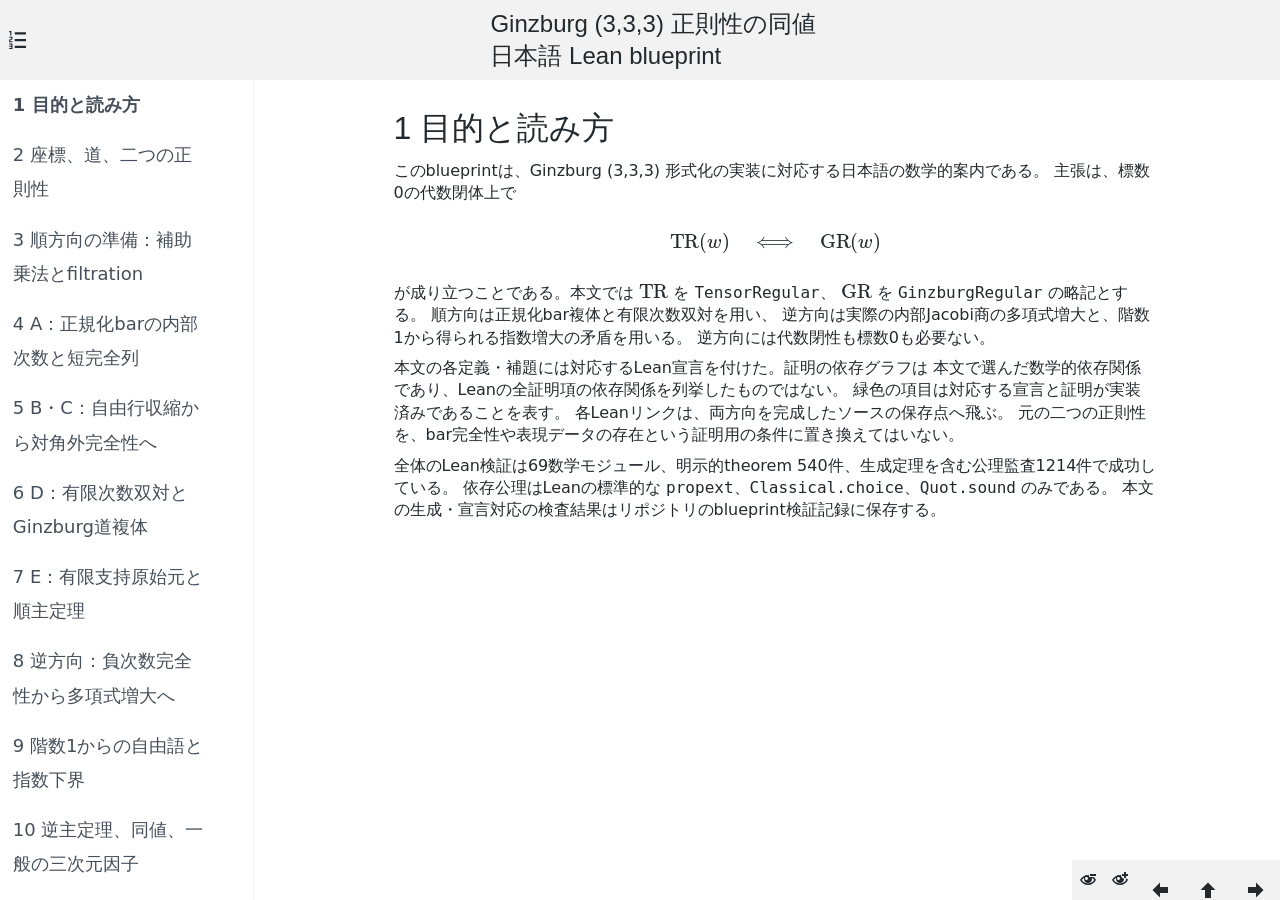
<file: blueprint/web/sect0001.html>
<!DOCTYPE html>
<html lang="ja">
<head>
<script>MathJax = {"tex": {"macros": {"kk": "k", "Bbar": "B", "Jac": "J", "G": "\\mathcal{G}", "wt": "\\operatorname{wt}", "rank": "\\operatorname{rank}", "im": "\\operatorname{im}", "TR": "\\operatorname{TR}", "GR": "\\operatorname{GR}", "spanof": ["\\langle #1\\rangle", 1]}, "inlineMath": [["$", "$"], ["\\(", "\\)"]]}, "options": {"enableMenu": false}};</script>
<script type="text/javascript" src="js/mathjax/tex-chtml-full.js">
</script>
<meta name="generator" content="plasTeX" />
<meta charset="utf-8" />
<meta name="viewport" content="width=device-width, initial-scale=1" />
<title>目的と読み方</title>
<link rel="next" href="sect0002.html" title="座標、道、二つの正則性" />
<link rel="prev" href="index.html" title="Ginzburg (3,3,3) 正則性の同値日本語 Lean blueprint" />
<link rel="up" href="index.html" title="Ginzburg (3,3,3) 正則性の同値日本語 Lean blueprint" />
<link rel="stylesheet" href="styles/theme-white.css" />
<link rel="stylesheet" href="styles/amsthm.css" />
<link rel="stylesheet" href="styles/showmore.css" />
<link rel="stylesheet" href="styles/blueprint.css" />
<link rel="stylesheet" href="styles/extra_styles.css" />
</head>

<body>
<header>
<svg  id="toc-toggle" class="icon icon-list-numbered "><use xlink:href="symbol-defs.svg#icon-list-numbered"></use></svg>
<h1 id="doc_title"><a href="index.html">Ginzburg (3,3,3) 正則性の同値<br />日本語 Lean blueprint</a></h1>
</header>

<div class="wrapper">
<nav class="toc">
<ul class="sub-toc-0">
<li class=" active current">
  <a href="sect0001.html"><span class="toc_ref">1</span> <span class="toc_entry">目的と読み方</span></a>
 </li>
<li class="">
  <a href="sect0002.html"><span class="toc_ref">2</span> <span class="toc_entry">座標、道、二つの正則性</span></a>
 </li>
<li class="">
  <a href="sect0003.html"><span class="toc_ref">3</span> <span class="toc_entry">順方向の準備：補助乗法とfiltration</span></a>
 </li>
<li class="">
  <a href="sect0004.html"><span class="toc_ref">4</span> <span class="toc_entry">A：正規化barの内部次数と短完全列</span></a>
 </li>
<li class="">
  <a href="sect0005.html"><span class="toc_ref">5</span> <span class="toc_entry">B・C：自由行収縮から対角外完全性へ</span></a>
 </li>
<li class="">
  <a href="sect0006.html"><span class="toc_ref">6</span> <span class="toc_entry">D：有限次数双対とGinzburg道複体</span></a>
 </li>
<li class="">
  <a href="sect0007.html"><span class="toc_ref">7</span> <span class="toc_entry">E：有限支持原始元と順主定理</span></a>
 </li>
<li class="">
  <a href="sect0008.html"><span class="toc_ref">8</span> <span class="toc_entry">逆方向：負次数完全性から多項式増大へ</span></a>
 </li>
<li class="">
  <a href="sect0009.html"><span class="toc_ref">9</span> <span class="toc_entry">階数1からの自由語と指数下界</span></a>
 </li>
<li class="">
  <a href="sect0010.html"><span class="toc_ref">10</span> <span class="toc_entry">逆主定理、同値、一般の三次元因子</span></a>
 </li>
<li class="">
  <a href="sect0011.html"><span class="toc_ref">11</span> <span class="toc_entry">再現と検証範囲</span></a>
 </li>
<li ><a href="dep_graph_document.html">依存グラフ</a></li>
</ul>
</nav>

<div class="content">
<div class="content-wrapper">


<div class="main-text">
<h1 id="a0000000002">1 目的と読み方</h1>
<p>このblueprintは、Ginzburg (3,3,3) 形式化の実装に対応する日本語の数学的案内である。 主張は、標数0の代数閉体上で </p>
<div class="displaymath" id="a0000000013">
  \[  \operatorname {TR}(w)\quad \Longleftrightarrow \quad \operatorname {GR}(w)  \]
</div>
<p> が成り立つことである。本文では \(\operatorname {TR}\) を <span class="ttfamily">TensorRegular</span>、 \(\operatorname {GR}\) を <span class="ttfamily">GinzburgRegular</span> の略記とする。 順方向は正規化bar複体と有限次数双対を用い、 逆方向は実際の内部Jacobi商の多項式増大と、階数1から得られる指数増大の矛盾を用いる。 逆方向には代数閉性も標数0も必要ない。 </p>
<p>本文の各定義・補題には対応するLean宣言を付けた。証明の依存グラフは 本文で選んだ数学的依存関係であり、Leanの全証明項の依存関係を列挙したものではない。 緑色の項目は対応する宣言と証明が実装済みであることを表す。 各Leanリンクは、両方向を完成したソースの保存点へ飛ぶ。 元の二つの正則性を、bar完全性や表現データの存在という証明用の条件に置き換えてはいない。 </p>
<p>全体のLean検証は69数学モジュール、明示的theorem 540件、生成定理を含む公理監査1214件で成功している。 依存公理はLeanの標準的な <span class="ttfamily">propext</span>、<span class="ttfamily">Classical.choice</span>、<span class="ttfamily">Quot.sound</span> のみである。 本文の生成・宣言対応の検査結果はリポジトリのblueprint検証記録に保存する。 </p>

</div> <!--main-text -->
</div> <!-- content-wrapper -->
</div> <!-- content -->
</div> <!-- wrapper -->

<nav class="prev_up_next">
  <svg  id="showmore-minus" class="icon icon-eye-minus showmore"><use xlink:href="symbol-defs.svg#icon-eye-minus"></use></svg>

  <svg  id="showmore-plus" class="icon icon-eye-plus showmore"><use xlink:href="symbol-defs.svg#icon-eye-plus"></use></svg>

  <a href="index.html" title="Ginzburg (3,3,3) 正則性の同値日本語 Lean blueprint"><svg  class="icon icon-arrow-left "><use xlink:href="symbol-defs.svg#icon-arrow-left"></use></svg>
</a>
  <a href="index.html" title="Ginzburg (3,3,3) 正則性の同値日本語 Lean blueprint"><svg  class="icon icon-arrow-up "><use xlink:href="symbol-defs.svg#icon-arrow-up"></use></svg>
</a>
  <a href="sect0002.html" title="座標、道、二つの正則性"><svg  class="icon icon-arrow-right "><use xlink:href="symbol-defs.svg#icon-arrow-right"></use></svg>
</a>
</nav>

<script type="text/javascript" src="js/jquery.min.js"></script>
<script type="text/javascript" src="js/plastex.js"></script>
<script type="text/javascript" src="js/svgxuse.js"></script>
<script type="text/javascript" src="js/js.cookie.min.js"></script>
<script type="text/javascript" src="js/showmore.js"></script>
</body>
</html>
</file>
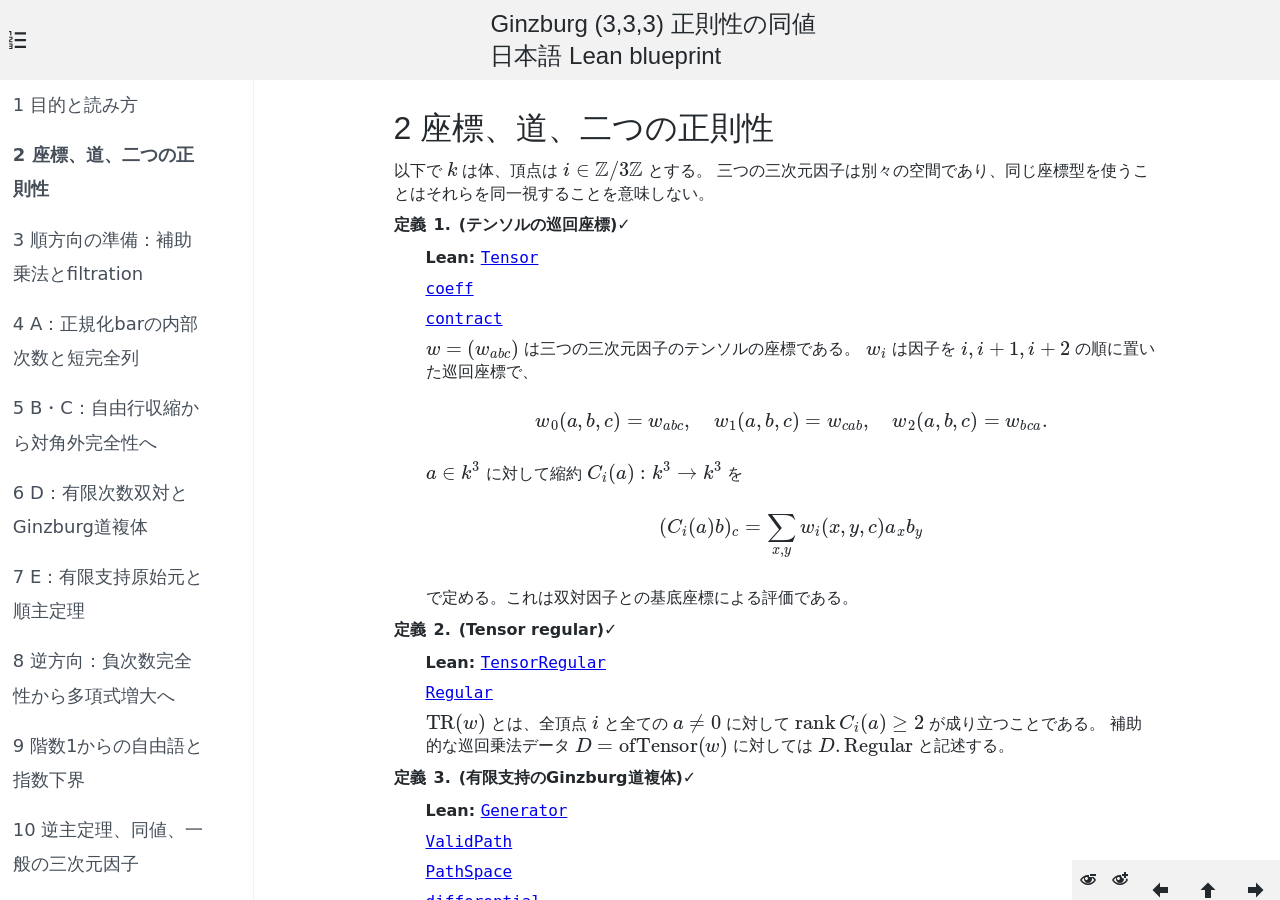
<file: blueprint/web/sect0002.html>
<!DOCTYPE html>
<html lang="ja">
<head>
<script>MathJax = {"tex": {"macros": {"kk": "k", "Bbar": "B", "Jac": "J", "G": "\\mathcal{G}", "wt": "\\operatorname{wt}", "rank": "\\operatorname{rank}", "im": "\\operatorname{im}", "TR": "\\operatorname{TR}", "GR": "\\operatorname{GR}", "spanof": ["\\langle #1\\rangle", 1]}, "inlineMath": [["$", "$"], ["\\(", "\\)"]]}, "options": {"enableMenu": false}};</script>
<script type="text/javascript" src="js/mathjax/tex-chtml-full.js">
</script>
<meta name="generator" content="plasTeX" />
<meta charset="utf-8" />
<meta name="viewport" content="width=device-width, initial-scale=1" />
<title>座標、道、二つの正則性</title>
<link rel="next" href="sect0003.html" title="順方向の準備：補助乗法とfiltration" />
<link rel="prev" href="sect0001.html" title="目的と読み方" />
<link rel="up" href="index.html" title="Ginzburg (3,3,3) 正則性の同値日本語 Lean blueprint" />
<link rel="stylesheet" href="styles/theme-white.css" />
<link rel="stylesheet" href="styles/amsthm.css" />
<link rel="stylesheet" href="styles/showmore.css" />
<link rel="stylesheet" href="styles/blueprint.css" />
<link rel="stylesheet" href="styles/extra_styles.css" />
</head>

<body>
<header>
<svg  id="toc-toggle" class="icon icon-list-numbered "><use xlink:href="symbol-defs.svg#icon-list-numbered"></use></svg>
<h1 id="doc_title"><a href="index.html">Ginzburg (3,3,3) 正則性の同値<br />日本語 Lean blueprint</a></h1>
</header>

<div class="wrapper">
<nav class="toc">
<ul class="sub-toc-0">
<li class="">
  <a href="sect0001.html"><span class="toc_ref">1</span> <span class="toc_entry">目的と読み方</span></a>
 </li>
<li class=" active current">
  <a href="sect0002.html"><span class="toc_ref">2</span> <span class="toc_entry">座標、道、二つの正則性</span></a>
 </li>
<li class="">
  <a href="sect0003.html"><span class="toc_ref">3</span> <span class="toc_entry">順方向の準備：補助乗法とfiltration</span></a>
 </li>
<li class="">
  <a href="sect0004.html"><span class="toc_ref">4</span> <span class="toc_entry">A：正規化barの内部次数と短完全列</span></a>
 </li>
<li class="">
  <a href="sect0005.html"><span class="toc_ref">5</span> <span class="toc_entry">B・C：自由行収縮から対角外完全性へ</span></a>
 </li>
<li class="">
  <a href="sect0006.html"><span class="toc_ref">6</span> <span class="toc_entry">D：有限次数双対とGinzburg道複体</span></a>
 </li>
<li class="">
  <a href="sect0007.html"><span class="toc_ref">7</span> <span class="toc_entry">E：有限支持原始元と順主定理</span></a>
 </li>
<li class="">
  <a href="sect0008.html"><span class="toc_ref">8</span> <span class="toc_entry">逆方向：負次数完全性から多項式増大へ</span></a>
 </li>
<li class="">
  <a href="sect0009.html"><span class="toc_ref">9</span> <span class="toc_entry">階数1からの自由語と指数下界</span></a>
 </li>
<li class="">
  <a href="sect0010.html"><span class="toc_ref">10</span> <span class="toc_entry">逆主定理、同値、一般の三次元因子</span></a>
 </li>
<li class="">
  <a href="sect0011.html"><span class="toc_ref">11</span> <span class="toc_entry">再現と検証範囲</span></a>
 </li>
<li ><a href="dep_graph_document.html">依存グラフ</a></li>
</ul>
</nav>

<div class="content">
<div class="content-wrapper">


<div class="main-text">
<h1 id="a0000000003">2 座標、道、二つの正則性</h1>
<p>以下で \(k\) は体、頂点は \(i\in \mathbb Z/3\mathbb Z\) とする。 三つの三次元因子は別々の空間であり、同じ座標型を使うことはそれらを同一視することを意味しない。 </p>
<div class="definition_thmwrapper theorem-style-definition" id="def:coordinates">
  <div class="definition_thmheading">
    <span class="definition_thmcaption">
    定義
    </span>
    <span class="definition_thmlabel">1</span>
    <span class="definition_thmtitle">テンソルの巡回座標</span>
    <div class="thm_header_extras">


    ✓
        </div>
    <div class="thm_header_hidden_extras">

    <a class="icon proof" href="sect0002.html#def:coordinates">#</a>



    <button class="modal lean">L∃∀N</button>
        <div class="modal-container">
      <div class="modal-content">
        <header>
          <h1>Lean declarations</h1>
          <button class="closebtn"><svg  class="icon icon-cross "><use xlink:href="symbol-defs.svg#icon-cross"></use></svg>
</button>
        </header>

        <ul class="uses">

          <li><a href="./find/#doc/Ginzburg333.Tensor" class="lean_decl">Ginzburg333.Tensor</a></li>

          <li><a href="./find/#doc/Ginzburg333.coeff" class="lean_decl">Ginzburg333.coeff</a></li>

          <li><a href="./find/#doc/Ginzburg333.contract" class="lean_decl">Ginzburg333.contract</a></li>

        </ul>

      </div>
    </div>


        </div>
  </div>
  <div class="definition_thmcontent">

<p><b class="bfseries">Lean: </b><a href ="https://github.com/uedakazushi/ginzburg333-lean/blob/ea11e52179e60a9a64b673f43538a8a448e23b74/Ginzburg333/Finite/Coordinates.lean#L23"><span class="ttfamily">Tensor</span></a></p>
<p><a href ="https://github.com/uedakazushi/ginzburg333-lean/blob/ea11e52179e60a9a64b673f43538a8a448e23b74/Ginzburg333/Finite/Coordinates.lean#L156"><span class="ttfamily">coeff</span></a></p>
<p><a href ="https://github.com/uedakazushi/ginzburg333-lean/blob/ea11e52179e60a9a64b673f43538a8a448e23b74/Ginzburg333/Finite/Coordinates.lean#L162"><span class="ttfamily">contract</span></a></p>
<p>\(w=(w_{abc})\) は三つの三次元因子のテンソルの座標である。 \(w_i\) は因子を \(i,i+1,i+2\) の順に置いた巡回座標で、 </p>
<div class="displaymath" id="a0000000014">
  \[  w_0(a,b,c)=w_{abc},\quad w_1(a,b,c)=w_{cab},\quad w_2(a,b,c)=w_{bca}.  \]
</div>
<p> \(a\in k^3\) に対して縮約 \(C_i(a):k^3\to k^3\) を </p>
<div class="displaymath" id="a0000000015">
  \[  (C_i(a)b)_c=\sum _{x,y}w_i(x,y,c)a_x b_y  \]
</div>
<p> で定める。これは双対因子との基底座標による評価である。 </p>

  </div>
</div>
<div class="definition_thmwrapper theorem-style-definition" id="def:tensor-regular">
  <div class="definition_thmheading">
    <span class="definition_thmcaption">
    定義
    </span>
    <span class="definition_thmlabel">2</span>
    <span class="definition_thmtitle">Tensor regular</span>
    <div class="thm_header_extras">


    ✓
        </div>
    <div class="thm_header_hidden_extras">

    <a class="icon proof" href="sect0002.html#def:tensor-regular">#</a>


    <button class="modal"><svg  class="icon icon-mindmap "><use xlink:href="symbol-defs.svg#icon-mindmap"></use></svg>
</button>
        <div class="modal-container">
      <div class="modal-content">
        <header>
          <h1>依存する項目</h1>
          <button class="closebtn"><svg  class="icon icon-cross "><use xlink:href="symbol-defs.svg#icon-cross"></use></svg>
</button>
        </header>

        <ul class="uses">

          <li><a href="sect0002.html#def:coordinates">定義 1</a></li>

        </ul>

      </div>
    </div>



    <button class="modal lean">L∃∀N</button>
        <div class="modal-container">
      <div class="modal-content">
        <header>
          <h1>Lean declarations</h1>
          <button class="closebtn"><svg  class="icon icon-cross "><use xlink:href="symbol-defs.svg#icon-cross"></use></svg>
</button>
        </header>

        <ul class="uses">

          <li><a href="./find/#doc/Ginzburg333.TensorRegular" class="lean_decl">Ginzburg333.TensorRegular</a></li>

          <li><a href="./find/#doc/Ginzburg333.CyclicData.Regular" class="lean_decl">Ginzburg333.CyclicData.Regular</a></li>

        </ul>

      </div>
    </div>


        </div>
  </div>
  <div class="definition_thmcontent">

<p><b class="bfseries">Lean: </b><a href ="https://github.com/uedakazushi/ginzburg333-lean/blob/ea11e52179e60a9a64b673f43538a8a448e23b74/Ginzburg333/Finite/Coordinates.lean#L221"><span class="ttfamily">TensorRegular</span></a></p>
<p><a href ="https://github.com/uedakazushi/ginzburg333-lean/blob/ea11e52179e60a9a64b673f43538a8a448e23b74/Ginzburg333/Finite/Coordinates.lean#L216"><span class="ttfamily">Regular</span></a></p>
<p> \(\operatorname {TR}(w)\) とは、全頂点 \(i\) と全ての \(a\ne 0\) に対して \(\operatorname {rank}C_i(a)\ge 2\) が成り立つことである。 補助的な巡回乗法データ \(D=\operatorname {ofTensor}(w)\) に対しては \(D.\mathrm{Regular}\) と記述する。 </p>

  </div>
</div>
<div class="definition_thmwrapper theorem-style-definition" id="def:ginzburg">
  <div class="definition_thmheading">
    <span class="definition_thmcaption">
    定義
    </span>
    <span class="definition_thmlabel">3</span>
    <span class="definition_thmtitle">有限支持のGinzburg道複体</span>
    <div class="thm_header_extras">


    ✓
        </div>
    <div class="thm_header_hidden_extras">

    <a class="icon proof" href="sect0002.html#def:ginzburg">#</a>


    <button class="modal"><svg  class="icon icon-mindmap "><use xlink:href="symbol-defs.svg#icon-mindmap"></use></svg>
</button>
        <div class="modal-container">
      <div class="modal-content">
        <header>
          <h1>依存する項目</h1>
          <button class="closebtn"><svg  class="icon icon-cross "><use xlink:href="symbol-defs.svg#icon-cross"></use></svg>
</button>
        </header>

        <ul class="uses">

          <li><a href="sect0002.html#def:coordinates">定義 1</a></li>

        </ul>

      </div>
    </div>



    <button class="modal lean">L∃∀N</button>
        <div class="modal-container">
      <div class="modal-content">
        <header>
          <h1>Lean declarations</h1>
          <button class="closebtn"><svg  class="icon icon-cross "><use xlink:href="symbol-defs.svg#icon-cross"></use></svg>
</button>
        </header>

        <ul class="uses">

          <li><a href="./find/#doc/Ginzburg333.Ginzburg.Generator" class="lean_decl">Ginzburg333.Ginzburg.Generator</a></li>

          <li><a href="./find/#doc/Ginzburg333.Ginzburg.ValidPath" class="lean_decl">Ginzburg333.Ginzburg.ValidPath</a></li>

          <li><a href="./find/#doc/Ginzburg333.Ginzburg.PathSpace" class="lean_decl">Ginzburg333.Ginzburg.PathSpace</a></li>

          <li><a href="./find/#doc/Ginzburg333.Ginzburg.differential" class="lean_decl">Ginzburg333.Ginzburg.differential</a></li>

        </ul>

      </div>
    </div>


        </div>
  </div>
  <div class="definition_thmcontent">

<p><b class="bfseries">Lean: </b><a href ="https://github.com/uedakazushi/ginzburg333-lean/blob/ea11e52179e60a9a64b673f43538a8a448e23b74/Ginzburg333/Ginzburg.lean#L19"><span class="ttfamily">Generator</span></a></p>
<p><a href ="https://github.com/uedakazushi/ginzburg333-lean/blob/ea11e52179e60a9a64b673f43538a8a448e23b74/Ginzburg333/Ginzburg.lean#L59"><span class="ttfamily">ValidPath</span></a></p>
<p><a href ="https://github.com/uedakazushi/ginzburg333-lean/blob/ea11e52179e60a9a64b673f43538a8a448e23b74/Ginzburg333/Ginzburg.lean#L65"><span class="ttfamily">PathSpace</span></a></p>
<p><a href ="https://github.com/uedakazushi/ginzburg333-lean/blob/ea11e52179e60a9a64b673f43538a8a448e23b74/Ginzburg333/Ginzburg.lean#L126"><span class="ttfamily">differential</span></a></p>
<p> 生成元は \(x_{i,a}:i\to i+1\)、\(x^*_{i,a}:i+1\to i\)、\(t_i:i\to i\)。 内部次数はそれぞれ \(1,2,3\)、コホモロジー次数は \(0,-1,-2\) とする。 代数の語は右端から辿る。道空間は、始点を記録した有効道を基底とする有限支持の直和である。 微分は次数 \(+1\) の導分であり、 </p>
<div class="displaymath" id="a0000000016">
  \[  \begin{split}  d x_{i,a}& =0,\\ d x^*_{i,a}& =\sum _{b,c}w_i(a,b,c)x_{i+2,c}x_{i+1,b},\\ d t_i& =\sum _a x^*_{i,a}x_{i,a}-\sum _a x_{i+2,a}x^*_{i+2,a} \end{split}  \]
</div>
<p> を生成元上の定義とする。 </p>

  </div>
</div>
<div class="lemma_thmwrapper theorem-style-plain" id="lem:ginzburg-grading">
  <div class="lemma_thmheading">
    <span class="lemma_thmcaption">
    補題
    </span>
    <span class="lemma_thmlabel">4</span>
    <span class="lemma_thmtitle">次数と微分</span>
    <div class="thm_header_extras">


    ✓
        </div>
    <div class="thm_header_hidden_extras">

    <a class="icon proof" href="sect0002.html#lem:ginzburg-grading">#</a>

    <a class="icon proof" href="sect0002.html#a0000000017"><svg  class="icon icon-cogs "><use xlink:href="symbol-defs.svg#icon-cogs"></use></svg>
</a>


    <button class="modal"><svg  class="icon icon-mindmap "><use xlink:href="symbol-defs.svg#icon-mindmap"></use></svg>
</button>
        <div class="modal-container">
      <div class="modal-content">
        <header>
          <h1>依存する項目</h1>
          <button class="closebtn"><svg  class="icon icon-cross "><use xlink:href="symbol-defs.svg#icon-cross"></use></svg>
</button>
        </header>

        <ul class="uses">

          <li><a href="sect0002.html#def:ginzburg">定義 3</a></li>

        </ul>

      </div>
    </div>



    <button class="modal lean">L∃∀N</button>
        <div class="modal-container">
      <div class="modal-content">
        <header>
          <h1>Lean declarations</h1>
          <button class="closebtn"><svg  class="icon icon-cross "><use xlink:href="symbol-defs.svg#icon-cross"></use></svg>
</button>
        </header>

        <ul class="uses">

          <li><a href="./find/#doc/Ginzburg333.Ginzburg.cohomologicalDegree_eq_length_sub_weight" class="lean_decl">Ginzburg333.Ginzburg.cohomologicalDegree_eq_length_sub_weight</a></li>

          <li><a href="./find/#doc/Ginzburg333.Ginzburg.differential_internal" class="lean_decl">Ginzburg333.Ginzburg.differential_internal</a></li>

          <li><a href="./find/#doc/Ginzburg333.Ginzburg.differential_square" class="lean_decl">Ginzburg333.Ginzburg.differential_square</a></li>

        </ul>

      </div>
    </div>


        </div>
  </div>
  <div class="lemma_thmcontent">

<p><b class="bfseries">Lean: </b><a href ="https://github.com/uedakazushi/ginzburg333-lean/blob/ea11e52179e60a9a64b673f43538a8a448e23b74/Ginzburg333/Ginzburg.lean#L83"><span class="ttfamily">cohomologicalDegree_eq_length_sub_weight</span></a></p>
<p><a href ="https://github.com/uedakazushi/ginzburg333-lean/blob/ea11e52179e60a9a64b673f43538a8a448e23b74/Ginzburg333/Ginzburg/Homogeneous.lean#L50"><span class="ttfamily">differential_internal</span></a></p>
<p><a href ="https://github.com/uedakazushi/ginzburg333-lean/blob/ea11e52179e60a9a64b673f43538a8a448e23b74/Ginzburg333/Ginzburg/SquareZero.lean#L59"><span class="ttfamily">differential_square</span></a></p>
<p> 長さ \(r\)、内部次数 \(n\) の道のコホモロジー次数は \(q=r-n\) である。 \(d\) は内部次数を保ち、コホモロジー次数を1増やし、\(d^2=0\) を満たす。 各内部次数の道空間は有限次元である。 </p>

  </div>
</div>
<div class="proof_wrapper" id="a0000000017">
  <div class="proof_heading">
    <span class="proof_caption">
    証明
    </span>
    <span class="expand-proof">▶</span>
  </div>
  <div class="proof_content">
  <p>生成元の重みは負次数の絶対値に1を足したものである。これを語全体で足す。 微分の各項の頂点と次数を生成元上で確認し、導分の再帰式へ拡張する。 \(d^2=0\) は巡回座標の一致による打ち消しで証明する。 固定した内部次数では語長がその次数以下なので、有効道の基底は有限である。 </p>

  </div>
</div>
<div class="definition_thmwrapper theorem-style-definition" id="def:ginzburg-regular">
  <div class="definition_thmheading">
    <span class="definition_thmcaption">
    定義
    </span>
    <span class="definition_thmlabel">5</span>
    <span class="definition_thmtitle">Ginzburg regular</span>
    <div class="thm_header_extras">


    ✓
        </div>
    <div class="thm_header_hidden_extras">

    <a class="icon proof" href="sect0002.html#def:ginzburg-regular">#</a>


    <button class="modal"><svg  class="icon icon-mindmap "><use xlink:href="symbol-defs.svg#icon-mindmap"></use></svg>
</button>
        <div class="modal-container">
      <div class="modal-content">
        <header>
          <h1>依存する項目</h1>
          <button class="closebtn"><svg  class="icon icon-cross "><use xlink:href="symbol-defs.svg#icon-cross"></use></svg>
</button>
        </header>

        <ul class="uses">

          <li><a href="sect0002.html#def:ginzburg">定義 3</a></li>

        </ul>

      </div>
    </div>



    <button class="modal lean">L∃∀N</button>
        <div class="modal-container">
      <div class="modal-content">
        <header>
          <h1>Lean declarations</h1>
          <button class="closebtn"><svg  class="icon icon-cross "><use xlink:href="symbol-defs.svg#icon-cross"></use></svg>
</button>
        </header>

        <ul class="uses">

          <li><a href="./find/#doc/Ginzburg333.Ginzburg.GinzburgRegular" class="lean_decl">Ginzburg333.Ginzburg.GinzburgRegular</a></li>

        </ul>

      </div>
    </div>


        </div>
  </div>
  <div class="definition_thmcontent">

<p><b class="bfseries">Lean: </b><a href ="https://github.com/uedakazushi/ginzburg333-lean/blob/ea11e52179e60a9a64b673f43538a8a448e23b74/Ginzburg333/Ginzburg.lean#L137"><span class="ttfamily">GinzburgRegular</span></a></p>
<p> \(\operatorname {GR}(w)\) とは、任意の \(q{\lt}0\) と有限支持の次数 \(q\) の元 \(x\) に対し、 \(dx=0\) なら次数 \(q-1\) の有限支持の \(y\) が存在して \(dy=x\) となることである。 内部次数の上限、barの消滅、avatarはこの定義に含まれない。 </p>

  </div>
</div>

</div> <!--main-text -->
</div> <!-- content-wrapper -->
</div> <!-- content -->
</div> <!-- wrapper -->

<nav class="prev_up_next">
  <svg  id="showmore-minus" class="icon icon-eye-minus showmore"><use xlink:href="symbol-defs.svg#icon-eye-minus"></use></svg>

  <svg  id="showmore-plus" class="icon icon-eye-plus showmore"><use xlink:href="symbol-defs.svg#icon-eye-plus"></use></svg>

  <a href="sect0001.html" title="目的と読み方"><svg  class="icon icon-arrow-left "><use xlink:href="symbol-defs.svg#icon-arrow-left"></use></svg>
</a>
  <a href="index.html" title="Ginzburg (3,3,3) 正則性の同値日本語 Lean blueprint"><svg  class="icon icon-arrow-up "><use xlink:href="symbol-defs.svg#icon-arrow-up"></use></svg>
</a>
  <a href="sect0003.html" title="順方向の準備：補助乗法とfiltration"><svg  class="icon icon-arrow-right "><use xlink:href="symbol-defs.svg#icon-arrow-right"></use></svg>
</a>
</nav>

<script type="text/javascript" src="js/jquery.min.js"></script>
<script type="text/javascript" src="js/plastex.js"></script>
<script type="text/javascript" src="js/svgxuse.js"></script>
<script type="text/javascript" src="js/js.cookie.min.js"></script>
<script type="text/javascript" src="js/showmore.js"></script>
</body>
</html>
</file>
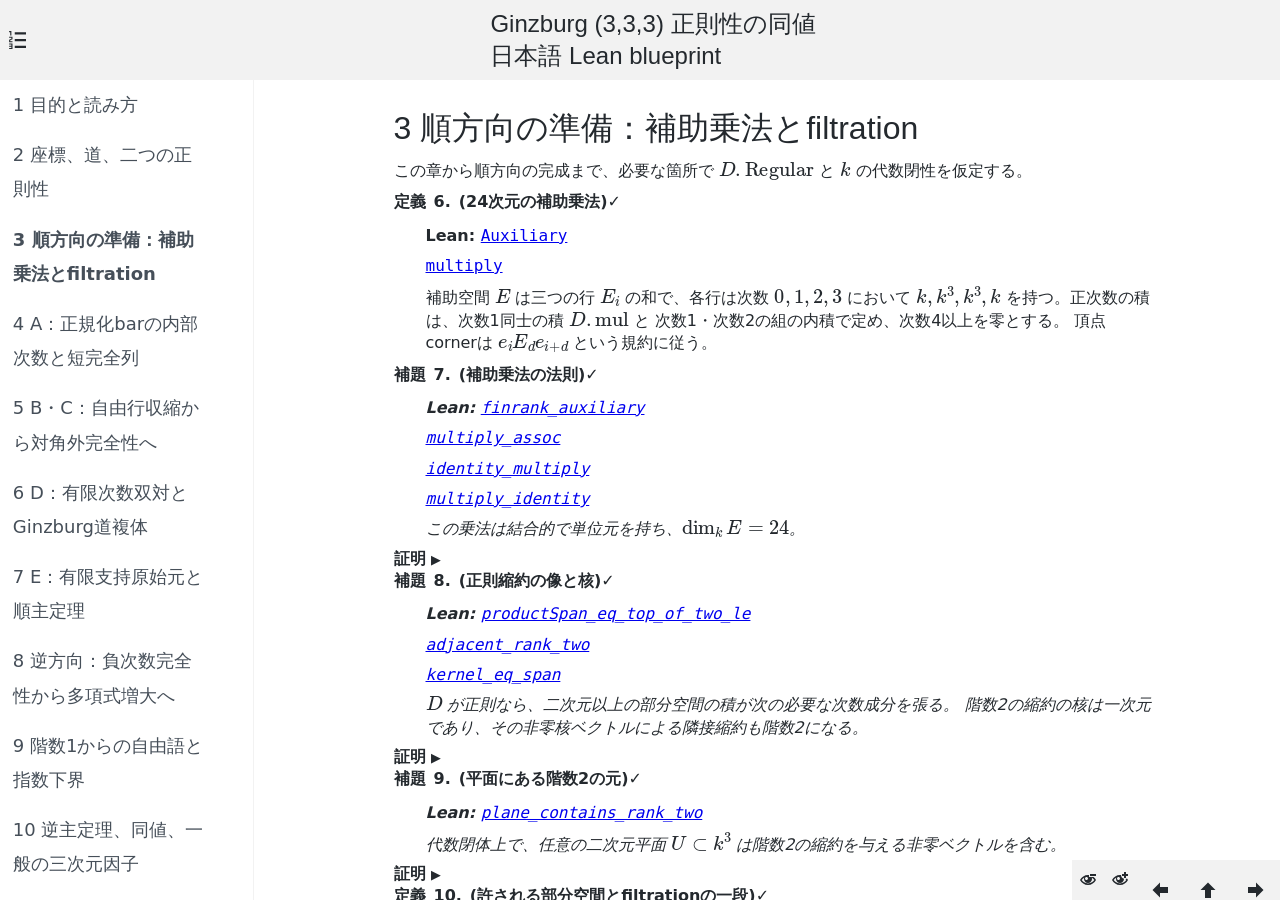
<file: blueprint/web/sect0003.html>
<!DOCTYPE html>
<html lang="ja">
<head>
<script>MathJax = {"tex": {"macros": {"kk": "k", "Bbar": "B", "Jac": "J", "G": "\\mathcal{G}", "wt": "\\operatorname{wt}", "rank": "\\operatorname{rank}", "im": "\\operatorname{im}", "TR": "\\operatorname{TR}", "GR": "\\operatorname{GR}", "spanof": ["\\langle #1\\rangle", 1]}, "inlineMath": [["$", "$"], ["\\(", "\\)"]]}, "options": {"enableMenu": false}};</script>
<script type="text/javascript" src="js/mathjax/tex-chtml-full.js">
</script>
<meta name="generator" content="plasTeX" />
<meta charset="utf-8" />
<meta name="viewport" content="width=device-width, initial-scale=1" />
<title>順方向の準備：補助乗法とfiltration</title>
<link rel="next" href="sect0004.html" title="A：正規化barの内部次数と短完全列" />
<link rel="prev" href="sect0002.html" title="座標、道、二つの正則性" />
<link rel="up" href="index.html" title="Ginzburg (3,3,3) 正則性の同値日本語 Lean blueprint" />
<link rel="stylesheet" href="styles/theme-white.css" />
<link rel="stylesheet" href="styles/amsthm.css" />
<link rel="stylesheet" href="styles/showmore.css" />
<link rel="stylesheet" href="styles/blueprint.css" />
<link rel="stylesheet" href="styles/extra_styles.css" />
</head>

<body>
<header>
<svg  id="toc-toggle" class="icon icon-list-numbered "><use xlink:href="symbol-defs.svg#icon-list-numbered"></use></svg>
<h1 id="doc_title"><a href="index.html">Ginzburg (3,3,3) 正則性の同値<br />日本語 Lean blueprint</a></h1>
</header>

<div class="wrapper">
<nav class="toc">
<ul class="sub-toc-0">
<li class="">
  <a href="sect0001.html"><span class="toc_ref">1</span> <span class="toc_entry">目的と読み方</span></a>
 </li>
<li class="">
  <a href="sect0002.html"><span class="toc_ref">2</span> <span class="toc_entry">座標、道、二つの正則性</span></a>
 </li>
<li class=" active current">
  <a href="sect0003.html"><span class="toc_ref">3</span> <span class="toc_entry">順方向の準備：補助乗法とfiltration</span></a>
 </li>
<li class="">
  <a href="sect0004.html"><span class="toc_ref">4</span> <span class="toc_entry">A：正規化barの内部次数と短完全列</span></a>
 </li>
<li class="">
  <a href="sect0005.html"><span class="toc_ref">5</span> <span class="toc_entry">B・C：自由行収縮から対角外完全性へ</span></a>
 </li>
<li class="">
  <a href="sect0006.html"><span class="toc_ref">6</span> <span class="toc_entry">D：有限次数双対とGinzburg道複体</span></a>
 </li>
<li class="">
  <a href="sect0007.html"><span class="toc_ref">7</span> <span class="toc_entry">E：有限支持原始元と順主定理</span></a>
 </li>
<li class="">
  <a href="sect0008.html"><span class="toc_ref">8</span> <span class="toc_entry">逆方向：負次数完全性から多項式増大へ</span></a>
 </li>
<li class="">
  <a href="sect0009.html"><span class="toc_ref">9</span> <span class="toc_entry">階数1からの自由語と指数下界</span></a>
 </li>
<li class="">
  <a href="sect0010.html"><span class="toc_ref">10</span> <span class="toc_entry">逆主定理、同値、一般の三次元因子</span></a>
 </li>
<li class="">
  <a href="sect0011.html"><span class="toc_ref">11</span> <span class="toc_entry">再現と検証範囲</span></a>
 </li>
<li ><a href="dep_graph_document.html">依存グラフ</a></li>
</ul>
</nav>

<div class="content">
<div class="content-wrapper">


<div class="main-text">
<h1 id="a0000000004">3 順方向の準備：補助乗法とfiltration</h1>
<p>この章から順方向の完成まで、必要な箇所で \(D.\mathrm{Regular}\) と \(k\) の代数閉性を仮定する。 </p>
<div class="definition_thmwrapper theorem-style-definition" id="def:auxiliary">
  <div class="definition_thmheading">
    <span class="definition_thmcaption">
    定義
    </span>
    <span class="definition_thmlabel">6</span>
    <span class="definition_thmtitle">24次元の補助乗法</span>
    <div class="thm_header_extras">


    ✓
        </div>
    <div class="thm_header_hidden_extras">

    <a class="icon proof" href="sect0003.html#def:auxiliary">#</a>


    <button class="modal"><svg  class="icon icon-mindmap "><use xlink:href="symbol-defs.svg#icon-mindmap"></use></svg>
</button>
        <div class="modal-container">
      <div class="modal-content">
        <header>
          <h1>依存する項目</h1>
          <button class="closebtn"><svg  class="icon icon-cross "><use xlink:href="symbol-defs.svg#icon-cross"></use></svg>
</button>
        </header>

        <ul class="uses">

          <li><a href="sect0002.html#def:coordinates">定義 1</a></li>

        </ul>

      </div>
    </div>



    <button class="modal lean">L∃∀N</button>
        <div class="modal-container">
      <div class="modal-content">
        <header>
          <h1>Lean declarations</h1>
          <button class="closebtn"><svg  class="icon icon-cross "><use xlink:href="symbol-defs.svg#icon-cross"></use></svg>
</button>
        </header>

        <ul class="uses">

          <li><a href="./find/#doc/Ginzburg333.Auxiliary" class="lean_decl">Ginzburg333.Auxiliary</a></li>

          <li><a href="./find/#doc/Ginzburg333.CyclicData.multiply" class="lean_decl">Ginzburg333.CyclicData.multiply</a></li>

        </ul>

      </div>
    </div>


        </div>
  </div>
  <div class="definition_thmcontent">

<p><b class="bfseries">Lean: </b><a href ="https://github.com/uedakazushi/ginzburg333-lean/blob/ea11e52179e60a9a64b673f43538a8a448e23b74/Ginzburg333/Auxiliary.lean#L22"><span class="ttfamily">Auxiliary</span></a></p>
<p><a href ="https://github.com/uedakazushi/ginzburg333-lean/blob/ea11e52179e60a9a64b673f43538a8a448e23b74/Ginzburg333/Auxiliary.lean#L30"><span class="ttfamily">multiply</span></a></p>
<p> 補助空間 \(E\) は三つの行 \(E_i\) の和で、各行は次数 \(0,1,2,3\) において \(k,k^3,k^3,k\) を持つ。正次数の積は、次数1同士の積 \(D.\mathrm{mul}\) と 次数1・次数2の組の内積で定め、次数4以上を零とする。 頂点cornerは \(e_iE_d e_{i+d}\) という規約に従う。 </p>

  </div>
</div>
<div class="lemma_thmwrapper theorem-style-plain" id="lem:auxiliary-laws">
  <div class="lemma_thmheading">
    <span class="lemma_thmcaption">
    補題
    </span>
    <span class="lemma_thmlabel">7</span>
    <span class="lemma_thmtitle">補助乗法の法則</span>
    <div class="thm_header_extras">


    ✓
        </div>
    <div class="thm_header_hidden_extras">

    <a class="icon proof" href="sect0003.html#lem:auxiliary-laws">#</a>

    <a class="icon proof" href="sect0003.html#a0000000018"><svg  class="icon icon-cogs "><use xlink:href="symbol-defs.svg#icon-cogs"></use></svg>
</a>


    <button class="modal"><svg  class="icon icon-mindmap "><use xlink:href="symbol-defs.svg#icon-mindmap"></use></svg>
</button>
        <div class="modal-container">
      <div class="modal-content">
        <header>
          <h1>依存する項目</h1>
          <button class="closebtn"><svg  class="icon icon-cross "><use xlink:href="symbol-defs.svg#icon-cross"></use></svg>
</button>
        </header>

        <ul class="uses">

          <li><a href="sect0003.html#def:auxiliary">定義 6</a></li>

        </ul>

      </div>
    </div>



    <button class="modal lean">L∃∀N</button>
        <div class="modal-container">
      <div class="modal-content">
        <header>
          <h1>Lean declarations</h1>
          <button class="closebtn"><svg  class="icon icon-cross "><use xlink:href="symbol-defs.svg#icon-cross"></use></svg>
</button>
        </header>

        <ul class="uses">

          <li><a href="./find/#doc/Ginzburg333.finrank_auxiliary" class="lean_decl">Ginzburg333.finrank_auxiliary</a></li>

          <li><a href="./find/#doc/Ginzburg333.CyclicData.multiply_assoc" class="lean_decl">Ginzburg333.CyclicData.multiply_assoc</a></li>

          <li><a href="./find/#doc/Ginzburg333.CyclicData.identity_multiply" class="lean_decl">Ginzburg333.CyclicData.identity_multiply</a></li>

          <li><a href="./find/#doc/Ginzburg333.CyclicData.multiply_identity" class="lean_decl">Ginzburg333.CyclicData.multiply_identity</a></li>

        </ul>

      </div>
    </div>


        </div>
  </div>
  <div class="lemma_thmcontent">

<p><b class="bfseries">Lean: </b><a href ="https://github.com/uedakazushi/ginzburg333-lean/blob/ea11e52179e60a9a64b673f43538a8a448e23b74/Ginzburg333/Auxiliary.lean#L24"><span class="ttfamily">finrank_auxiliary</span></a></p>
<p><a href ="https://github.com/uedakazushi/ginzburg333-lean/blob/ea11e52179e60a9a64b673f43538a8a448e23b74/Ginzburg333/Auxiliary.lean#L44"><span class="ttfamily">multiply_assoc</span></a></p>
<p><a href ="https://github.com/uedakazushi/ginzburg333-lean/blob/ea11e52179e60a9a64b673f43538a8a448e23b74/Ginzburg333/Auxiliary.lean#L60"><span class="ttfamily">identity_multiply</span></a></p>
<p><a href ="https://github.com/uedakazushi/ginzburg333-lean/blob/ea11e52179e60a9a64b673f43538a8a448e23b74/Ginzburg333/Auxiliary.lean#L65"><span class="ttfamily">multiply_identity</span></a></p>
<p> この乗法は結合的で単位元を持ち、\(\dim _k E=24\)。 </p>

  </div>
</div>
<div class="proof_wrapper" id="a0000000018">
  <div class="proof_heading">
    <span class="proof_caption">
    証明
    </span>
    <span class="expand-proof">▶</span>
  </div>
  <div class="proof_content">
  <p>次数1の三因子に関する唯一の非自明な結合律は巡回恒等式 \(\langle D_i(a,b),c\rangle =\langle a,D_{i+1}(b,c)\rangle \) に帰着する。 残りは乗法表の直接計算である。 </p>

  </div>
</div>
<div class="lemma_thmwrapper theorem-style-plain" id="lem:rank">
  <div class="lemma_thmheading">
    <span class="lemma_thmcaption">
    補題
    </span>
    <span class="lemma_thmlabel">8</span>
    <span class="lemma_thmtitle">正則縮約の像と核</span>
    <div class="thm_header_extras">


    ✓
        </div>
    <div class="thm_header_hidden_extras">

    <a class="icon proof" href="sect0003.html#lem:rank">#</a>

    <a class="icon proof" href="sect0003.html#a0000000019"><svg  class="icon icon-cogs "><use xlink:href="symbol-defs.svg#icon-cogs"></use></svg>
</a>


    <button class="modal"><svg  class="icon icon-mindmap "><use xlink:href="symbol-defs.svg#icon-mindmap"></use></svg>
</button>
        <div class="modal-container">
      <div class="modal-content">
        <header>
          <h1>依存する項目</h1>
          <button class="closebtn"><svg  class="icon icon-cross "><use xlink:href="symbol-defs.svg#icon-cross"></use></svg>
</button>
        </header>

        <ul class="uses">

          <li><a href="sect0002.html#def:tensor-regular">定義 2</a></li>

          <li><a href="sect0003.html#lem:auxiliary-laws">補題 7</a></li>

        </ul>

      </div>
    </div>



    <button class="modal lean">L∃∀N</button>
        <div class="modal-container">
      <div class="modal-content">
        <header>
          <h1>Lean declarations</h1>
          <button class="closebtn"><svg  class="icon icon-cross "><use xlink:href="symbol-defs.svg#icon-cross"></use></svg>
</button>
        </header>

        <ul class="uses">

          <li><a href="./find/#doc/Ginzburg333.CyclicData.productSpan_eq_top_of_two_le" class="lean_decl">Ginzburg333.CyclicData.productSpan_eq_top_of_two_le</a></li>

          <li><a href="./find/#doc/Ginzburg333.CyclicData.adjacent_rank_two" class="lean_decl">Ginzburg333.CyclicData.adjacent_rank_two</a></li>

          <li><a href="./find/#doc/Ginzburg333.CyclicData.kernel_eq_span" class="lean_decl">Ginzburg333.CyclicData.kernel_eq_span</a></li>

        </ul>

      </div>
    </div>


        </div>
  </div>
  <div class="lemma_thmcontent">

<p><b class="bfseries">Lean: </b><a href ="https://github.com/uedakazushi/ginzburg333-lean/blob/ea11e52179e60a9a64b673f43538a8a448e23b74/Ginzburg333/Finite/Rank.lean#L29"><span class="ttfamily">productSpan_eq_top_of_two_le</span></a></p>
<p><a href ="https://github.com/uedakazushi/ginzburg333-lean/blob/ea11e52179e60a9a64b673f43538a8a448e23b74/Ginzburg333/Finite/Rank.lean#L73"><span class="ttfamily">adjacent_rank_two</span></a></p>
<p><a href ="https://github.com/uedakazushi/ginzburg333-lean/blob/ea11e52179e60a9a64b673f43538a8a448e23b74/Ginzburg333/Finite/Rank.lean#L97"><span class="ttfamily">kernel_eq_span</span></a></p>
<p> \(D\) が正則なら、二次元以上の部分空間の積が次の必要な次数成分を張る。 階数2の縮約の核は一次元であり、その非零核ベクトルによる隣接縮約も階数2になる。 </p>

  </div>
</div>
<div class="proof_wrapper" id="a0000000019">
  <div class="proof_heading">
    <span class="proof_caption">
    証明
    </span>
    <span class="expand-proof">▶</span>
  </div>
  <div class="proof_content">
  <p>巡回恒等式から隣接縮約の像は適切な内積直交平面に含まれる。 正則性の階数下界と次元比較でこれを等号にする。 核については階数・退化次数の公式を使う。 </p>

  </div>
</div>
<div class="lemma_thmwrapper theorem-style-plain" id="lem:pencil">
  <div class="lemma_thmheading">
    <span class="lemma_thmcaption">
    補題
    </span>
    <span class="lemma_thmlabel">9</span>
    <span class="lemma_thmtitle">平面にある階数2の元</span>
    <div class="thm_header_extras">


    ✓
        </div>
    <div class="thm_header_hidden_extras">

    <a class="icon proof" href="sect0003.html#lem:pencil">#</a>

    <a class="icon proof" href="sect0003.html#a0000000020"><svg  class="icon icon-cogs "><use xlink:href="symbol-defs.svg#icon-cogs"></use></svg>
</a>


    <button class="modal"><svg  class="icon icon-mindmap "><use xlink:href="symbol-defs.svg#icon-mindmap"></use></svg>
</button>
        <div class="modal-container">
      <div class="modal-content">
        <header>
          <h1>依存する項目</h1>
          <button class="closebtn"><svg  class="icon icon-cross "><use xlink:href="symbol-defs.svg#icon-cross"></use></svg>
</button>
        </header>

        <ul class="uses">

          <li><a href="sect0002.html#def:tensor-regular">定義 2</a></li>

        </ul>

      </div>
    </div>



    <button class="modal lean">L∃∀N</button>
        <div class="modal-container">
      <div class="modal-content">
        <header>
          <h1>Lean declarations</h1>
          <button class="closebtn"><svg  class="icon icon-cross "><use xlink:href="symbol-defs.svg#icon-cross"></use></svg>
</button>
        </header>

        <ul class="uses">

          <li><a href="./find/#doc/Ginzburg333.CyclicData.plane_contains_rank_two" class="lean_decl">Ginzburg333.CyclicData.plane_contains_rank_two</a></li>

        </ul>

      </div>
    </div>


        </div>
  </div>
  <div class="lemma_thmcontent">

<p><b class="bfseries">Lean: </b><a href ="https://github.com/uedakazushi/ginzburg333-lean/blob/ea11e52179e60a9a64b673f43538a8a448e23b74/Ginzburg333/Finite/Pencil.lean#L52"><span class="ttfamily">plane_contains_rank_two</span></a></p>
<p> 代数閉体上で、任意の二次元平面 \(U\subset k^3\) は階数2の縮約を与える非零ベクトルを含む。 </p>

  </div>
</div>
<div class="proof_wrapper" id="a0000000020">
  <div class="proof_heading">
    <span class="proof_caption">
    証明
    </span>
    <span class="expand-proof">▶</span>
  </div>
  <div class="proof_content">
  <p>平面上の縮約の行列束の行列式を考える。 一方が既に非単射ならよく、そうでなければ一変数の固有値の存在から 非単射な非零線形結合を作る。正則性により、その階数は2である。 </p>

  </div>
</div>
<div class="definition_thmwrapper theorem-style-definition" id="def:filtration">
  <div class="definition_thmheading">
    <span class="definition_thmcaption">
    定義
    </span>
    <span class="definition_thmlabel">10</span>
    <span class="definition_thmtitle">許される部分空間とfiltrationの一段</span>
    <div class="thm_header_extras">


    ✓
        </div>
    <div class="thm_header_hidden_extras">

    <a class="icon proof" href="sect0003.html#def:filtration">#</a>


    <button class="modal"><svg  class="icon icon-mindmap "><use xlink:href="symbol-defs.svg#icon-mindmap"></use></svg>
</button>
        <div class="modal-container">
      <div class="modal-content">
        <header>
          <h1>依存する項目</h1>
          <button class="closebtn"><svg  class="icon icon-cross "><use xlink:href="symbol-defs.svg#icon-cross"></use></svg>
</button>
        </header>

        <ul class="uses">

          <li><a href="sect0003.html#def:auxiliary">定義 6</a></li>

        </ul>

      </div>
    </div>



    <button class="modal lean">L∃∀N</button>
        <div class="modal-container">
      <div class="modal-content">
        <header>
          <h1>Lean declarations</h1>
          <button class="closebtn"><svg  class="icon icon-cross "><use xlink:href="symbol-defs.svg#icon-cross"></use></svg>
</button>
        </header>

        <ul class="uses">

          <li><a href="./find/#doc/Ginzburg333.CyclicData.Allowed" class="lean_decl">Ginzburg333.CyclicData.Allowed</a></li>

          <li><a href="./find/#doc/Ginzburg333.CyclicData.FiltrationStep" class="lean_decl">Ginzburg333.CyclicData.FiltrationStep</a></li>

          <li><a href="./find/#doc/Ginzburg333.CyclicData.QuotientRow" class="lean_decl">Ginzburg333.CyclicData.QuotientRow</a></li>

        </ul>

      </div>
    </div>


        </div>
  </div>
  <div class="definition_thmcontent">

<p><b class="bfseries">Lean: </b><a href ="https://github.com/uedakazushi/ginzburg333-lean/blob/ea11e52179e60a9a64b673f43538a8a448e23b74/Ginzburg333/Finite/Filtration.lean#L59"><span class="ttfamily">Allowed</span></a></p>
<p><a href ="https://github.com/uedakazushi/ginzburg333-lean/blob/ea11e52179e60a9a64b673f43538a8a448e23b74/Ginzburg333/Finite/Filtration.lean#L63"><span class="ttfamily">FiltrationStep</span></a></p>
<p><a href ="https://github.com/uedakazushi/ginzburg333-lean/blob/ea11e52179e60a9a64b673f43538a8a448e23b74/Ginzburg333/Finite/Filtration.lean#L138"><span class="ttfamily">QuotientRow</span></a></p>
<p> 許される \(U\) は零、階数2の縮約を与える元の張る直線、任意の平面、全空間である。 \(M_i(U)=E_i/\operatorname {rowGenerated}_i(U)\) と書く。 filtrationの一段は \(U=U'\oplus kg\) と、次の頂点の許される部分空間 \(C\) を持ち、 左から \(g\) を掛ける写像の逆像が \(\operatorname {rowGenerated}_{i+1}(C)\) になるデータである。 </p>

  </div>
</div>
<div class="lemma_thmwrapper theorem-style-plain" id="lem:colon">
  <div class="lemma_thmheading">
    <span class="lemma_thmcaption">
    補題
    </span>
    <span class="lemma_thmlabel">11</span>
    <span class="lemma_thmtitle">colonの計算</span>
    <div class="thm_header_extras">


    ✓
        </div>
    <div class="thm_header_hidden_extras">

    <a class="icon proof" href="sect0003.html#lem:colon">#</a>

    <a class="icon proof" href="sect0003.html#a0000000021"><svg  class="icon icon-cogs "><use xlink:href="symbol-defs.svg#icon-cogs"></use></svg>
</a>


    <button class="modal"><svg  class="icon icon-mindmap "><use xlink:href="symbol-defs.svg#icon-mindmap"></use></svg>
</button>
        <div class="modal-container">
      <div class="modal-content">
        <header>
          <h1>依存する項目</h1>
          <button class="closebtn"><svg  class="icon icon-cross "><use xlink:href="symbol-defs.svg#icon-cross"></use></svg>
</button>
        </header>

        <ul class="uses">

          <li><a href="sect0003.html#lem:rank">補題 8</a></li>

          <li><a href="sect0003.html#def:filtration">定義 10</a></li>

        </ul>

      </div>
    </div>



    <button class="modal lean">L∃∀N</button>
        <div class="modal-container">
      <div class="modal-content">
        <header>
          <h1>Lean declarations</h1>
          <button class="closebtn"><svg  class="icon icon-cross "><use xlink:href="symbol-defs.svg#icon-cross"></use></svg>
</button>
        </header>

        <ul class="uses">

          <li><a href="./find/#doc/Ginzburg333.CyclicData.annihilator_eq_adjacent_image" class="lean_decl">Ginzburg333.CyclicData.annihilator_eq_adjacent_image</a></li>

          <li><a href="./find/#doc/Ginzburg333.CyclicData.plane_colon_closed" class="lean_decl">Ginzburg333.CyclicData.plane_colon_closed</a></li>

          <li><a href="./find/#doc/Ginzburg333.CyclicData.full_colon_closed" class="lean_decl">Ginzburg333.CyclicData.full_colon_closed</a></li>

        </ul>

      </div>
    </div>


        </div>
  </div>
  <div class="lemma_thmcontent">

<p><b class="bfseries">Lean: </b><a href ="https://github.com/uedakazushi/ginzburg333-lean/blob/ea11e52179e60a9a64b673f43538a8a448e23b74/Ginzburg333/Finite/Corner.lean#L54"><span class="ttfamily">annihilator_eq_adjacent_image</span></a></p>
<p><a href ="https://github.com/uedakazushi/ginzburg333-lean/blob/ea11e52179e60a9a64b673f43538a8a448e23b74/Ginzburg333/Finite/Colon.lean#L190"><span class="ttfamily">plane_colon_closed</span></a></p>
<p><a href ="https://github.com/uedakazushi/ginzburg333-lean/blob/ea11e52179e60a9a64b673f43538a8a448e23b74/Ginzburg333/Finite/Colon.lean#L226"><span class="ttfamily">full_colon_closed</span></a></p>
<p> 直線・平面・全空間に対するcolonは、同じ許される族の部分空間が生成する行部分加群として記述できる。 </p>

  </div>
</div>
<div class="proof_wrapper" id="a0000000021">
  <div class="proof_heading">
    <span class="proof_caption">
    証明
    </span>
    <span class="expand-proof">▶</span>
  </div>
  <div class="proof_content">
  <p>直線では縮約の核と隣接縮約の像を使う。平面では階数2の元と追加の生成元を選び、 乗法表の各次数で逆像を計算する。全空間では正次数部分全体を得る。 </p>

  </div>
</div>
<div class="lemma_thmwrapper theorem-style-plain" id="lem:filtration-exists">
  <div class="lemma_thmheading">
    <span class="lemma_thmcaption">
    補題
    </span>
    <span class="lemma_thmlabel">12</span>
    <span class="lemma_thmtitle">filtrationの存在</span>
    <div class="thm_header_extras">


    ✓
        </div>
    <div class="thm_header_hidden_extras">

    <a class="icon proof" href="sect0003.html#lem:filtration-exists">#</a>

    <a class="icon proof" href="sect0003.html#a0000000022"><svg  class="icon icon-cogs "><use xlink:href="symbol-defs.svg#icon-cogs"></use></svg>
</a>


    <button class="modal"><svg  class="icon icon-mindmap "><use xlink:href="symbol-defs.svg#icon-mindmap"></use></svg>
</button>
        <div class="modal-container">
      <div class="modal-content">
        <header>
          <h1>依存する項目</h1>
          <button class="closebtn"><svg  class="icon icon-cross "><use xlink:href="symbol-defs.svg#icon-cross"></use></svg>
</button>
        </header>

        <ul class="uses">

          <li><a href="sect0003.html#def:filtration">定義 10</a></li>

          <li><a href="sect0003.html#lem:rank">補題 8</a></li>

          <li><a href="sect0003.html#lem:pencil">補題 9</a></li>

          <li><a href="sect0003.html#lem:colon">補題 11</a></li>

        </ul>

      </div>
    </div>



    <button class="modal lean">L∃∀N</button>
        <div class="modal-container">
      <div class="modal-content">
        <header>
          <h1>Lean declarations</h1>
          <button class="closebtn"><svg  class="icon icon-cross "><use xlink:href="symbol-defs.svg#icon-cross"></use></svg>
</button>
        </header>

        <ul class="uses">

          <li><a href="./find/#doc/Ginzburg333.CyclicData.exists_filtrationStep" class="lean_decl">Ginzburg333.CyclicData.exists_filtrationStep</a></li>

        </ul>

      </div>
    </div>


        </div>
  </div>
  <div class="lemma_thmcontent">

<p><b class="bfseries">Lean: </b><a href ="https://github.com/uedakazushi/ginzburg333-lean/blob/ea11e52179e60a9a64b673f43538a8a448e23b74/Ginzburg333/Finite/Filtration.lean#L76"><span class="ttfamily">exists_filtrationStep</span></a></p>
<p> \(k\) が代数閉体で \(D\) が正則なら、非零の許される \(U\) はfiltrationの一段を持つ。 その \(U'\) は \(\dim U' +1=\dim U\) を満たす。 </p>

  </div>
</div>
<div class="proof_wrapper" id="a0000000022">
  <div class="proof_heading">
    <span class="proof_caption">
    証明
    </span>
    <span class="expand-proof">▶</span>
  </div>
  <div class="proof_content">
  <p>直線なら零から、平面なら階数2の直線から、全空間なら平面から一つ生成元を追加する。 colonの計算により、次の頂点側も許される族に属する。 </p>

  </div>
</div>

</div> <!--main-text -->
</div> <!-- content-wrapper -->
</div> <!-- content -->
</div> <!-- wrapper -->

<nav class="prev_up_next">
  <svg  id="showmore-minus" class="icon icon-eye-minus showmore"><use xlink:href="symbol-defs.svg#icon-eye-minus"></use></svg>

  <svg  id="showmore-plus" class="icon icon-eye-plus showmore"><use xlink:href="symbol-defs.svg#icon-eye-plus"></use></svg>

  <a href="sect0002.html" title="座標、道、二つの正則性"><svg  class="icon icon-arrow-left "><use xlink:href="symbol-defs.svg#icon-arrow-left"></use></svg>
</a>
  <a href="index.html" title="Ginzburg (3,3,3) 正則性の同値日本語 Lean blueprint"><svg  class="icon icon-arrow-up "><use xlink:href="symbol-defs.svg#icon-arrow-up"></use></svg>
</a>
  <a href="sect0004.html" title="A：正規化barの内部次数と短完全列"><svg  class="icon icon-arrow-right "><use xlink:href="symbol-defs.svg#icon-arrow-right"></use></svg>
</a>
</nav>

<script type="text/javascript" src="js/jquery.min.js"></script>
<script type="text/javascript" src="js/plastex.js"></script>
<script type="text/javascript" src="js/svgxuse.js"></script>
<script type="text/javascript" src="js/js.cookie.min.js"></script>
<script type="text/javascript" src="js/showmore.js"></script>
</body>
</html>
</file>
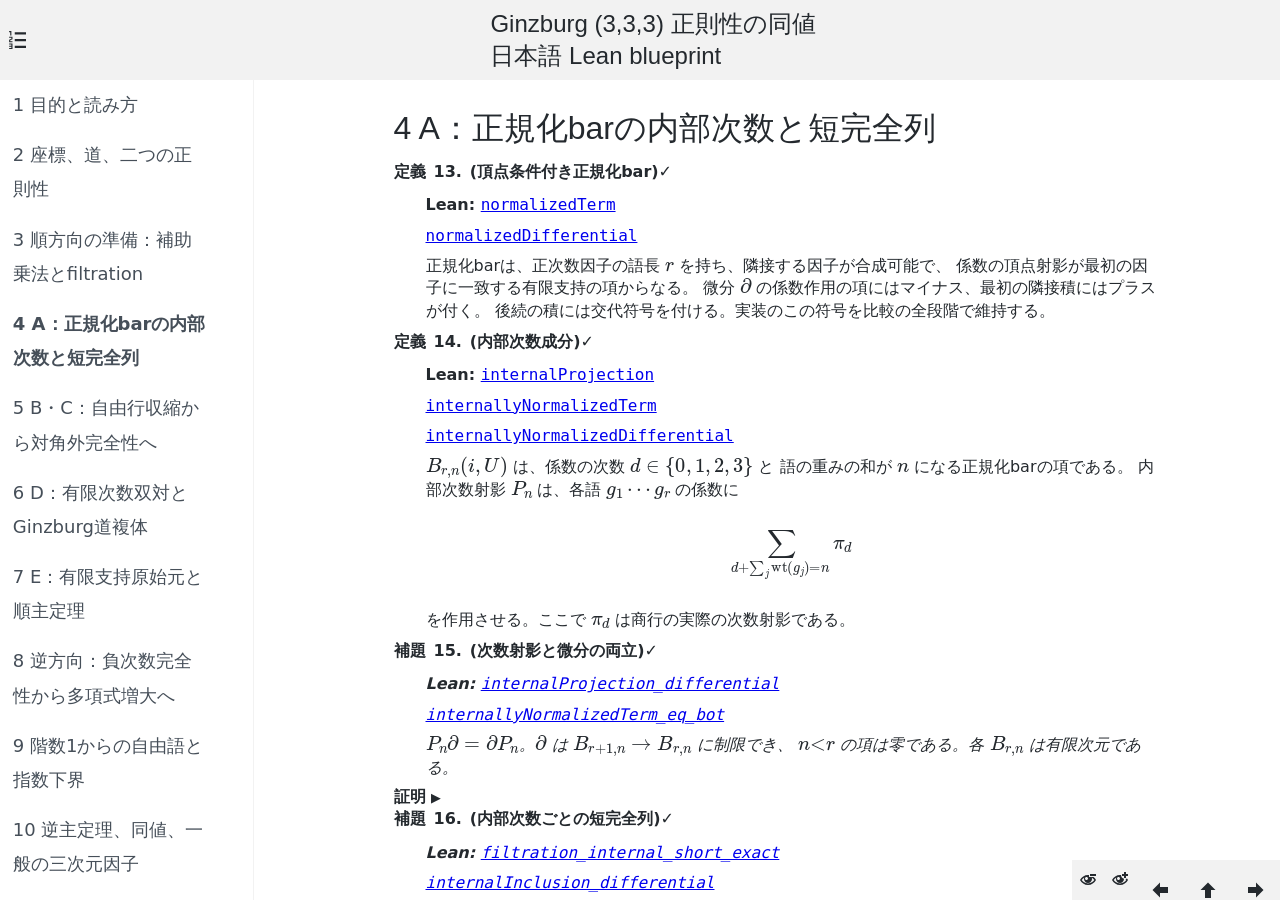
<file: blueprint/web/sect0004.html>
<!DOCTYPE html>
<html lang="ja">
<head>
<script>MathJax = {"tex": {"macros": {"kk": "k", "Bbar": "B", "Jac": "J", "G": "\\mathcal{G}", "wt": "\\operatorname{wt}", "rank": "\\operatorname{rank}", "im": "\\operatorname{im}", "TR": "\\operatorname{TR}", "GR": "\\operatorname{GR}", "spanof": ["\\langle #1\\rangle", 1]}, "inlineMath": [["$", "$"], ["\\(", "\\)"]]}, "options": {"enableMenu": false}};</script>
<script type="text/javascript" src="js/mathjax/tex-chtml-full.js">
</script>
<meta name="generator" content="plasTeX" />
<meta charset="utf-8" />
<meta name="viewport" content="width=device-width, initial-scale=1" />
<title>A：正規化barの内部次数と短完全列</title>
<link rel="next" href="sect0005.html" title="B・C：自由行収縮から対角外完全性へ" />
<link rel="prev" href="sect0003.html" title="順方向の準備：補助乗法とfiltration" />
<link rel="up" href="index.html" title="Ginzburg (3,3,3) 正則性の同値日本語 Lean blueprint" />
<link rel="stylesheet" href="styles/theme-white.css" />
<link rel="stylesheet" href="styles/amsthm.css" />
<link rel="stylesheet" href="styles/showmore.css" />
<link rel="stylesheet" href="styles/blueprint.css" />
<link rel="stylesheet" href="styles/extra_styles.css" />
</head>

<body>
<header>
<svg  id="toc-toggle" class="icon icon-list-numbered "><use xlink:href="symbol-defs.svg#icon-list-numbered"></use></svg>
<h1 id="doc_title"><a href="index.html">Ginzburg (3,3,3) 正則性の同値<br />日本語 Lean blueprint</a></h1>
</header>

<div class="wrapper">
<nav class="toc">
<ul class="sub-toc-0">
<li class="">
  <a href="sect0001.html"><span class="toc_ref">1</span> <span class="toc_entry">目的と読み方</span></a>
 </li>
<li class="">
  <a href="sect0002.html"><span class="toc_ref">2</span> <span class="toc_entry">座標、道、二つの正則性</span></a>
 </li>
<li class="">
  <a href="sect0003.html"><span class="toc_ref">3</span> <span class="toc_entry">順方向の準備：補助乗法とfiltration</span></a>
 </li>
<li class=" active current">
  <a href="sect0004.html"><span class="toc_ref">4</span> <span class="toc_entry">A：正規化barの内部次数と短完全列</span></a>
 </li>
<li class="">
  <a href="sect0005.html"><span class="toc_ref">5</span> <span class="toc_entry">B・C：自由行収縮から対角外完全性へ</span></a>
 </li>
<li class="">
  <a href="sect0006.html"><span class="toc_ref">6</span> <span class="toc_entry">D：有限次数双対とGinzburg道複体</span></a>
 </li>
<li class="">
  <a href="sect0007.html"><span class="toc_ref">7</span> <span class="toc_entry">E：有限支持原始元と順主定理</span></a>
 </li>
<li class="">
  <a href="sect0008.html"><span class="toc_ref">8</span> <span class="toc_entry">逆方向：負次数完全性から多項式増大へ</span></a>
 </li>
<li class="">
  <a href="sect0009.html"><span class="toc_ref">9</span> <span class="toc_entry">階数1からの自由語と指数下界</span></a>
 </li>
<li class="">
  <a href="sect0010.html"><span class="toc_ref">10</span> <span class="toc_entry">逆主定理、同値、一般の三次元因子</span></a>
 </li>
<li class="">
  <a href="sect0011.html"><span class="toc_ref">11</span> <span class="toc_entry">再現と検証範囲</span></a>
 </li>
<li ><a href="dep_graph_document.html">依存グラフ</a></li>
</ul>
</nav>

<div class="content">
<div class="content-wrapper">


<div class="main-text">
<h1 id="a0000000005">4 A：正規化barの内部次数と短完全列</h1>
<div class="definition_thmwrapper theorem-style-definition" id="def:bar">
  <div class="definition_thmheading">
    <span class="definition_thmcaption">
    定義
    </span>
    <span class="definition_thmlabel">13</span>
    <span class="definition_thmtitle">頂点条件付き正規化bar</span>
    <div class="thm_header_extras">


    ✓
        </div>
    <div class="thm_header_hidden_extras">

    <a class="icon proof" href="sect0004.html#def:bar">#</a>


    <button class="modal"><svg  class="icon icon-mindmap "><use xlink:href="symbol-defs.svg#icon-mindmap"></use></svg>
</button>
        <div class="modal-container">
      <div class="modal-content">
        <header>
          <h1>依存する項目</h1>
          <button class="closebtn"><svg  class="icon icon-cross "><use xlink:href="symbol-defs.svg#icon-cross"></use></svg>
</button>
        </header>

        <ul class="uses">

          <li><a href="sect0003.html#def:auxiliary">定義 6</a></li>

        </ul>

      </div>
    </div>



    <button class="modal lean">L∃∀N</button>
        <div class="modal-container">
      <div class="modal-content">
        <header>
          <h1>Lean declarations</h1>
          <button class="closebtn"><svg  class="icon icon-cross "><use xlink:href="symbol-defs.svg#icon-cross"></use></svg>
</button>
        </header>

        <ul class="uses">

          <li><a href="./find/#doc/Ginzburg333.Bar.normalizedTerm" class="lean_decl">Ginzburg333.Bar.normalizedTerm</a></li>

          <li><a href="./find/#doc/Ginzburg333.Bar.normalizedDifferential" class="lean_decl">Ginzburg333.Bar.normalizedDifferential</a></li>

        </ul>

      </div>
    </div>


        </div>
  </div>
  <div class="definition_thmcontent">

<p><b class="bfseries">Lean: </b><a href ="https://github.com/uedakazushi/ginzburg333-lean/blob/ea11e52179e60a9a64b673f43538a8a448e23b74/Ginzburg333/Bar/Corners.lean#L100"><span class="ttfamily">normalizedTerm</span></a></p>
<p><a href ="https://github.com/uedakazushi/ginzburg333-lean/blob/ea11e52179e60a9a64b673f43538a8a448e23b74/Ginzburg333/Bar/Normalized.lean#L109"><span class="ttfamily">normalizedDifferential</span></a></p>
<p> 正規化barは、正次数因子の語長 \(r\) を持ち、隣接する因子が合成可能で、 係数の頂点射影が最初の因子に一致する有限支持の項からなる。 微分 \(\partial \) の係数作用の項にはマイナス、最初の隣接積にはプラスが付く。 後続の積には交代符号を付ける。実装のこの符号を比較の全段階で維持する。 </p>

  </div>
</div>
<div class="definition_thmwrapper theorem-style-definition" id="def:bar-internal">
  <div class="definition_thmheading">
    <span class="definition_thmcaption">
    定義
    </span>
    <span class="definition_thmlabel">14</span>
    <span class="definition_thmtitle">内部次数成分</span>
    <div class="thm_header_extras">


    ✓
        </div>
    <div class="thm_header_hidden_extras">

    <a class="icon proof" href="sect0004.html#def:bar-internal">#</a>


    <button class="modal"><svg  class="icon icon-mindmap "><use xlink:href="symbol-defs.svg#icon-mindmap"></use></svg>
</button>
        <div class="modal-container">
      <div class="modal-content">
        <header>
          <h1>依存する項目</h1>
          <button class="closebtn"><svg  class="icon icon-cross "><use xlink:href="symbol-defs.svg#icon-cross"></use></svg>
</button>
        </header>

        <ul class="uses">

          <li><a href="sect0004.html#def:bar">定義 13</a></li>

          <li><a href="sect0003.html#def:filtration">定義 10</a></li>

        </ul>

      </div>
    </div>



    <button class="modal lean">L∃∀N</button>
        <div class="modal-container">
      <div class="modal-content">
        <header>
          <h1>Lean declarations</h1>
          <button class="closebtn"><svg  class="icon icon-cross "><use xlink:href="symbol-defs.svg#icon-cross"></use></svg>
</button>
        </header>

        <ul class="uses">

          <li><a href="./find/#doc/Ginzburg333.Bar.internalProjection" class="lean_decl">Ginzburg333.Bar.internalProjection</a></li>

          <li><a href="./find/#doc/Ginzburg333.Bar.internallyNormalizedTerm" class="lean_decl">Ginzburg333.Bar.internallyNormalizedTerm</a></li>

          <li><a href="./find/#doc/Ginzburg333.Bar.internallyNormalizedDifferential" class="lean_decl">Ginzburg333.Bar.internallyNormalizedDifferential</a></li>

        </ul>

      </div>
    </div>


        </div>
  </div>
  <div class="definition_thmcontent">

<p><b class="bfseries">Lean: </b><a href ="https://github.com/uedakazushi/ginzburg333-lean/blob/ea11e52179e60a9a64b673f43538a8a448e23b74/Ginzburg333/Bar/Internal.lean#L21"><span class="ttfamily">internalProjection</span></a></p>
<p><a href ="https://github.com/uedakazushi/ginzburg333-lean/blob/ea11e52179e60a9a64b673f43538a8a448e23b74/Ginzburg333/Bar/Internal.lean#L255"><span class="ttfamily">internallyNormalizedTerm</span></a></p>
<p><a href ="https://github.com/uedakazushi/ginzburg333-lean/blob/ea11e52179e60a9a64b673f43538a8a448e23b74/Ginzburg333/Bar/Internal.lean#L259"><span class="ttfamily">internallyNormalizedDifferential</span></a></p>
<p> \(B_{r,n}(i,U)\) は、係数の次数 \(d\in \{ 0,1,2,3\} \) と 語の重みの和が \(n\) になる正規化barの項である。 内部次数射影 \(P_n\) は、各語 \(g_1\cdots g_r\) の係数に </p>
<div class="displaymath" id="a0000000023">
  \[  \sum _{d+\sum _j\operatorname {wt}(g_j)=n}\pi _d  \]
</div>
<p> を作用させる。ここで \(\pi _d\) は商行の実際の次数射影である。 </p>

  </div>
</div>
<div class="lemma_thmwrapper theorem-style-plain" id="lem:bar-projection">
  <div class="lemma_thmheading">
    <span class="lemma_thmcaption">
    補題
    </span>
    <span class="lemma_thmlabel">15</span>
    <span class="lemma_thmtitle">次数射影と微分の両立</span>
    <div class="thm_header_extras">


    ✓
        </div>
    <div class="thm_header_hidden_extras">

    <a class="icon proof" href="sect0004.html#lem:bar-projection">#</a>

    <a class="icon proof" href="sect0004.html#a0000000024"><svg  class="icon icon-cogs "><use xlink:href="symbol-defs.svg#icon-cogs"></use></svg>
</a>


    <button class="modal"><svg  class="icon icon-mindmap "><use xlink:href="symbol-defs.svg#icon-mindmap"></use></svg>
</button>
        <div class="modal-container">
      <div class="modal-content">
        <header>
          <h1>依存する項目</h1>
          <button class="closebtn"><svg  class="icon icon-cross "><use xlink:href="symbol-defs.svg#icon-cross"></use></svg>
</button>
        </header>

        <ul class="uses">

          <li><a href="sect0004.html#def:bar-internal">定義 14</a></li>

        </ul>

      </div>
    </div>



    <button class="modal lean">L∃∀N</button>
        <div class="modal-container">
      <div class="modal-content">
        <header>
          <h1>Lean declarations</h1>
          <button class="closebtn"><svg  class="icon icon-cross "><use xlink:href="symbol-defs.svg#icon-cross"></use></svg>
</button>
        </header>

        <ul class="uses">

          <li><a href="./find/#doc/Ginzburg333.Bar.internalProjection_differential" class="lean_decl">Ginzburg333.Bar.internalProjection_differential</a></li>

          <li><a href="./find/#doc/Ginzburg333.Bar.internallyNormalizedTerm_eq_bot" class="lean_decl">Ginzburg333.Bar.internallyNormalizedTerm_eq_bot</a></li>

        </ul>

      </div>
    </div>


        </div>
  </div>
  <div class="lemma_thmcontent">

<p><b class="bfseries">Lean: </b><a href ="https://github.com/uedakazushi/ginzburg333-lean/blob/ea11e52179e60a9a64b673f43538a8a448e23b74/Ginzburg333/Bar/InternalDifferential.lean#L27"><span class="ttfamily">internalProjection_differential</span></a></p>
<p><a href ="https://github.com/uedakazushi/ginzburg333-lean/blob/ea11e52179e60a9a64b673f43538a8a448e23b74/Ginzburg333/Bar/InternalDifferential.lean#L49"><span class="ttfamily">internallyNormalizedTerm_eq_bot</span></a></p>
<p> \(P_n\partial =\partial P_n\)。\(\partial \) は \(B_{r+1,n}\to B_{r,n}\) に制限でき、 \(n{\lt}r\) の項は零である。各 \(B_{r,n}\) は有限次元である。 </p>

  </div>
</div>
<div class="proof_wrapper" id="a0000000024">
  <div class="proof_heading">
    <span class="proof_caption">
    証明
    </span>
    <span class="expand-proof">▶</span>
  </div>
  <div class="proof_content">
  <p>係数作用は生成元の重みだけ係数次数を増やし、語からその生成元を取り除く。 隣接積は重みの和を保つ。次数射影は頂点射影、正規化、語長条件とも両立する。 全ての正次数因子の重みが1以上なので、\(n{\lt}r\) には基底がない。 </p>

  </div>
</div>
<div class="lemma_thmwrapper theorem-style-plain" id="lem:bar-short-exact">
  <div class="lemma_thmheading">
    <span class="lemma_thmcaption">
    補題
    </span>
    <span class="lemma_thmlabel">16</span>
    <span class="lemma_thmtitle">内部次数ごとの短完全列</span>
    <div class="thm_header_extras">


    ✓
        </div>
    <div class="thm_header_hidden_extras">

    <a class="icon proof" href="sect0004.html#lem:bar-short-exact">#</a>

    <a class="icon proof" href="sect0004.html#a0000000025"><svg  class="icon icon-cogs "><use xlink:href="symbol-defs.svg#icon-cogs"></use></svg>
</a>


    <button class="modal"><svg  class="icon icon-mindmap "><use xlink:href="symbol-defs.svg#icon-mindmap"></use></svg>
</button>
        <div class="modal-container">
      <div class="modal-content">
        <header>
          <h1>依存する項目</h1>
          <button class="closebtn"><svg  class="icon icon-cross "><use xlink:href="symbol-defs.svg#icon-cross"></use></svg>
</button>
        </header>

        <ul class="uses">

          <li><a href="sect0003.html#def:filtration">定義 10</a></li>

          <li><a href="sect0004.html#def:bar-internal">定義 14</a></li>

          <li><a href="sect0004.html#lem:bar-projection">補題 15</a></li>

          <li><a href="sect0003.html#lem:filtration-exists">補題 12</a></li>

        </ul>

      </div>
    </div>



    <button class="modal lean">L∃∀N</button>
        <div class="modal-container">
      <div class="modal-content">
        <header>
          <h1>Lean declarations</h1>
          <button class="closebtn"><svg  class="icon icon-cross "><use xlink:href="symbol-defs.svg#icon-cross"></use></svg>
</button>
        </header>

        <ul class="uses">

          <li><a href="./find/#doc/Ginzburg333.Bar.filtration_internal_short_exact" class="lean_decl">Ginzburg333.Bar.filtration_internal_short_exact</a></li>

          <li><a href="./find/#doc/Ginzburg333.Bar.internalInclusion_differential" class="lean_decl">Ginzburg333.Bar.internalInclusion_differential</a></li>

          <li><a href="./find/#doc/Ginzburg333.Bar.internalQuotient_differential" class="lean_decl">Ginzburg333.Bar.internalQuotient_differential</a></li>

        </ul>

      </div>
    </div>


        </div>
  </div>
  <div class="lemma_thmcontent">

<p><b class="bfseries">Lean: </b><a href ="https://github.com/uedakazushi/ginzburg333-lean/blob/ea11e52179e60a9a64b673f43538a8a448e23b74/Ginzburg333/Bar/InternalExact.lean#L165"><span class="ttfamily">filtration_internal_short_exact</span></a></p>
<p><a href ="https://github.com/uedakazushi/ginzburg333-lean/blob/ea11e52179e60a9a64b673f43538a8a448e23b74/Ginzburg333/Bar/InternalExact.lean#L101"><span class="ttfamily">internalInclusion_differential</span></a></p>
<p><a href ="https://github.com/uedakazushi/ginzburg333-lean/blob/ea11e52179e60a9a64b673f43538a8a448e23b74/Ginzburg333/Bar/InternalExact.lean#L108"><span class="ttfamily">internalQuotient_differential</span></a></p>
<p> filtrationの一段に対し、 </p>
<div class="displaymath" id="a0000000026">
  \[  0\longrightarrow B_{r,n}(i+1,C) \longrightarrow B_{r,n+1}(i,U') \longrightarrow B_{r,n+1}(i,U)\longrightarrow 0  \]
</div>
<p> は完全で、全ての写像は微分と可換する。 包含の内部次数は \(+1\) である。 </p>

  </div>
</div>
<div class="proof_wrapper" id="a0000000025">
  <div class="proof_heading">
    <span class="proof_caption">
    証明
    </span>
    <span class="expand-proof">▶</span>
  </div>
  <div class="proof_content">
  <p>係数の包含は \(g\) を掛けるので次数を1増やす。 係数の短完全列を有限支持の語へ適用し、次数射影と正規化射影で制限する。 全射と核の一致は、この実際の制限写像に対して証明する。 </p>

  </div>
</div>

</div> <!--main-text -->
</div> <!-- content-wrapper -->
</div> <!-- content -->
</div> <!-- wrapper -->

<nav class="prev_up_next">
  <svg  id="showmore-minus" class="icon icon-eye-minus showmore"><use xlink:href="symbol-defs.svg#icon-eye-minus"></use></svg>

  <svg  id="showmore-plus" class="icon icon-eye-plus showmore"><use xlink:href="symbol-defs.svg#icon-eye-plus"></use></svg>

  <a href="sect0003.html" title="順方向の準備：補助乗法とfiltration"><svg  class="icon icon-arrow-left "><use xlink:href="symbol-defs.svg#icon-arrow-left"></use></svg>
</a>
  <a href="index.html" title="Ginzburg (3,3,3) 正則性の同値日本語 Lean blueprint"><svg  class="icon icon-arrow-up "><use xlink:href="symbol-defs.svg#icon-arrow-up"></use></svg>
</a>
  <a href="sect0005.html" title="B・C：自由行収縮から対角外完全性へ"><svg  class="icon icon-arrow-right "><use xlink:href="symbol-defs.svg#icon-arrow-right"></use></svg>
</a>
</nav>

<script type="text/javascript" src="js/jquery.min.js"></script>
<script type="text/javascript" src="js/plastex.js"></script>
<script type="text/javascript" src="js/svgxuse.js"></script>
<script type="text/javascript" src="js/js.cookie.min.js"></script>
<script type="text/javascript" src="js/showmore.js"></script>
</body>
</html>
</file>
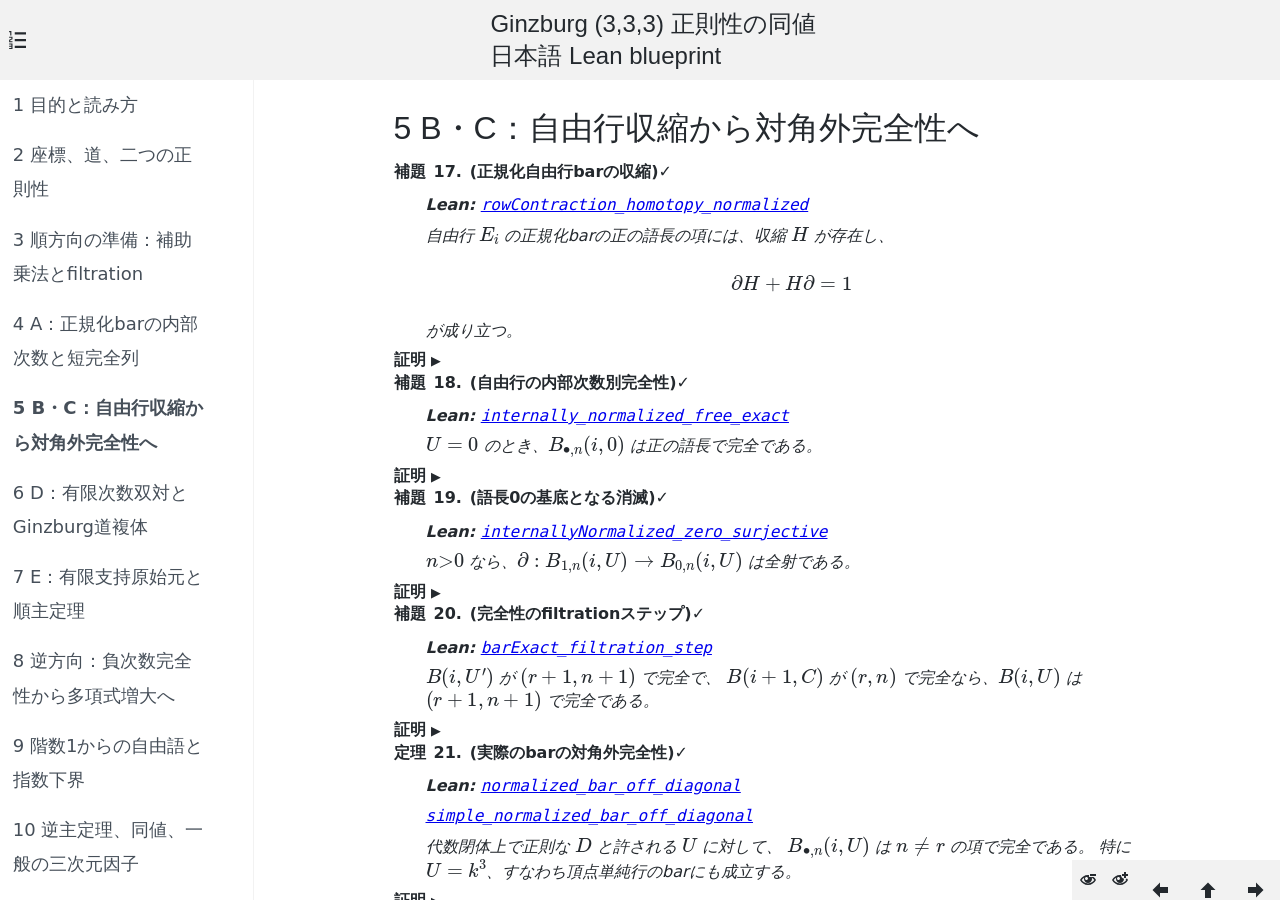
<file: blueprint/web/sect0005.html>
<!DOCTYPE html>
<html lang="ja">
<head>
<script>MathJax = {"tex": {"macros": {"kk": "k", "Bbar": "B", "Jac": "J", "G": "\\mathcal{G}", "wt": "\\operatorname{wt}", "rank": "\\operatorname{rank}", "im": "\\operatorname{im}", "TR": "\\operatorname{TR}", "GR": "\\operatorname{GR}", "spanof": ["\\langle #1\\rangle", 1]}, "inlineMath": [["$", "$"], ["\\(", "\\)"]]}, "options": {"enableMenu": false}};</script>
<script type="text/javascript" src="js/mathjax/tex-chtml-full.js">
</script>
<meta name="generator" content="plasTeX" />
<meta charset="utf-8" />
<meta name="viewport" content="width=device-width, initial-scale=1" />
<title>B・C：自由行収縮から対角外完全性へ</title>
<link rel="next" href="sect0006.html" title="D：有限次数双対とGinzburg道複体" />
<link rel="prev" href="sect0004.html" title="A：正規化barの内部次数と短完全列" />
<link rel="up" href="index.html" title="Ginzburg (3,3,3) 正則性の同値日本語 Lean blueprint" />
<link rel="stylesheet" href="styles/theme-white.css" />
<link rel="stylesheet" href="styles/amsthm.css" />
<link rel="stylesheet" href="styles/showmore.css" />
<link rel="stylesheet" href="styles/blueprint.css" />
<link rel="stylesheet" href="styles/extra_styles.css" />
</head>

<body>
<header>
<svg  id="toc-toggle" class="icon icon-list-numbered "><use xlink:href="symbol-defs.svg#icon-list-numbered"></use></svg>
<h1 id="doc_title"><a href="index.html">Ginzburg (3,3,3) 正則性の同値<br />日本語 Lean blueprint</a></h1>
</header>

<div class="wrapper">
<nav class="toc">
<ul class="sub-toc-0">
<li class="">
  <a href="sect0001.html"><span class="toc_ref">1</span> <span class="toc_entry">目的と読み方</span></a>
 </li>
<li class="">
  <a href="sect0002.html"><span class="toc_ref">2</span> <span class="toc_entry">座標、道、二つの正則性</span></a>
 </li>
<li class="">
  <a href="sect0003.html"><span class="toc_ref">3</span> <span class="toc_entry">順方向の準備：補助乗法とfiltration</span></a>
 </li>
<li class="">
  <a href="sect0004.html"><span class="toc_ref">4</span> <span class="toc_entry">A：正規化barの内部次数と短完全列</span></a>
 </li>
<li class=" active current">
  <a href="sect0005.html"><span class="toc_ref">5</span> <span class="toc_entry">B・C：自由行収縮から対角外完全性へ</span></a>
 </li>
<li class="">
  <a href="sect0006.html"><span class="toc_ref">6</span> <span class="toc_entry">D：有限次数双対とGinzburg道複体</span></a>
 </li>
<li class="">
  <a href="sect0007.html"><span class="toc_ref">7</span> <span class="toc_entry">E：有限支持原始元と順主定理</span></a>
 </li>
<li class="">
  <a href="sect0008.html"><span class="toc_ref">8</span> <span class="toc_entry">逆方向：負次数完全性から多項式増大へ</span></a>
 </li>
<li class="">
  <a href="sect0009.html"><span class="toc_ref">9</span> <span class="toc_entry">階数1からの自由語と指数下界</span></a>
 </li>
<li class="">
  <a href="sect0010.html"><span class="toc_ref">10</span> <span class="toc_entry">逆主定理、同値、一般の三次元因子</span></a>
 </li>
<li class="">
  <a href="sect0011.html"><span class="toc_ref">11</span> <span class="toc_entry">再現と検証範囲</span></a>
 </li>
<li ><a href="dep_graph_document.html">依存グラフ</a></li>
</ul>
</nav>

<div class="content">
<div class="content-wrapper">


<div class="main-text">
<h1 id="a0000000006">5 B・C：自由行収縮から対角外完全性へ</h1>
<div class="lemma_thmwrapper theorem-style-plain" id="lem:bar-contraction">
  <div class="lemma_thmheading">
    <span class="lemma_thmcaption">
    補題
    </span>
    <span class="lemma_thmlabel">17</span>
    <span class="lemma_thmtitle">正規化自由行barの収縮</span>
    <div class="thm_header_extras">


    ✓
        </div>
    <div class="thm_header_hidden_extras">

    <a class="icon proof" href="sect0005.html#lem:bar-contraction">#</a>

    <a class="icon proof" href="sect0005.html#a0000000027"><svg  class="icon icon-cogs "><use xlink:href="symbol-defs.svg#icon-cogs"></use></svg>
</a>


    <button class="modal"><svg  class="icon icon-mindmap "><use xlink:href="symbol-defs.svg#icon-mindmap"></use></svg>
</button>
        <div class="modal-container">
      <div class="modal-content">
        <header>
          <h1>依存する項目</h1>
          <button class="closebtn"><svg  class="icon icon-cross "><use xlink:href="symbol-defs.svg#icon-cross"></use></svg>
</button>
        </header>

        <ul class="uses">

          <li><a href="sect0004.html#def:bar">定義 13</a></li>

        </ul>

      </div>
    </div>



    <button class="modal lean">L∃∀N</button>
        <div class="modal-container">
      <div class="modal-content">
        <header>
          <h1>Lean declarations</h1>
          <button class="closebtn"><svg  class="icon icon-cross "><use xlink:href="symbol-defs.svg#icon-cross"></use></svg>
</button>
        </header>

        <ul class="uses">

          <li><a href="./find/#doc/Ginzburg333.Bar.rowContraction_homotopy_normalized" class="lean_decl">Ginzburg333.Bar.rowContraction_homotopy_normalized</a></li>

        </ul>

      </div>
    </div>


        </div>
  </div>
  <div class="lemma_thmcontent">

<p><b class="bfseries">Lean: </b><a href ="https://github.com/uedakazushi/ginzburg333-lean/blob/ea11e52179e60a9a64b673f43538a8a448e23b74/Ginzburg333/Bar/FreeExact.lean#L9"><span class="ttfamily">rowContraction_homotopy_normalized</span></a></p>
<p> 自由行 \(E_i\) の正規化barの正の語長の項には、収縮 \(H\) が存在し、 </p>
<div class="displaymath" id="a0000000028">
  \[  \partial H+H\partial =1  \]
</div>
<p> が成り立つ。 </p>

  </div>
</div>
<div class="proof_wrapper" id="a0000000027">
  <div class="proof_heading">
    <span class="proof_caption">
    証明
    </span>
    <span class="expand-proof">▶</span>
  </div>
  <div class="proof_content">
  <p>係数を単位成分と正次数成分に分解し、正次数成分を新しい先頭因子へ移す。 係数・因子を基底展開して隣接積の項を打ち消す。 残る単位射影は、実際の頂点条件と正規化条件により恒等写像になる。 等式はambient空間だけでなく、頂点条件付きの正規化項上で成立する。 </p>

  </div>
</div>
<div class="lemma_thmwrapper theorem-style-plain" id="lem:bar-free">
  <div class="lemma_thmheading">
    <span class="lemma_thmcaption">
    補題
    </span>
    <span class="lemma_thmlabel">18</span>
    <span class="lemma_thmtitle">自由行の内部次数別完全性</span>
    <div class="thm_header_extras">


    ✓
        </div>
    <div class="thm_header_hidden_extras">

    <a class="icon proof" href="sect0005.html#lem:bar-free">#</a>

    <a class="icon proof" href="sect0005.html#a0000000029"><svg  class="icon icon-cogs "><use xlink:href="symbol-defs.svg#icon-cogs"></use></svg>
</a>


    <button class="modal"><svg  class="icon icon-mindmap "><use xlink:href="symbol-defs.svg#icon-mindmap"></use></svg>
</button>
        <div class="modal-container">
      <div class="modal-content">
        <header>
          <h1>依存する項目</h1>
          <button class="closebtn"><svg  class="icon icon-cross "><use xlink:href="symbol-defs.svg#icon-cross"></use></svg>
</button>
        </header>

        <ul class="uses">

          <li><a href="sect0004.html#def:bar-internal">定義 14</a></li>

          <li><a href="sect0005.html#lem:bar-contraction">補題 17</a></li>

          <li><a href="sect0004.html#lem:bar-projection">補題 15</a></li>

        </ul>

      </div>
    </div>



    <button class="modal lean">L∃∀N</button>
        <div class="modal-container">
      <div class="modal-content">
        <header>
          <h1>Lean declarations</h1>
          <button class="closebtn"><svg  class="icon icon-cross "><use xlink:href="symbol-defs.svg#icon-cross"></use></svg>
</button>
        </header>

        <ul class="uses">

          <li><a href="./find/#doc/Ginzburg333.Bar.internally_normalized_free_exact" class="lean_decl">Ginzburg333.Bar.internally_normalized_free_exact</a></li>

        </ul>

      </div>
    </div>


        </div>
  </div>
  <div class="lemma_thmcontent">

<p><b class="bfseries">Lean: </b><a href ="https://github.com/uedakazushi/ginzburg333-lean/blob/ea11e52179e60a9a64b673f43538a8a448e23b74/Ginzburg333/Bar/FreeExact.lean#L96"><span class="ttfamily">internally_normalized_free_exact</span></a></p>
<p> \(U=0\) のとき、\(B_{\bullet ,n}(i,0)\) は正の語長で完全である。 </p>

  </div>
</div>
<div class="proof_wrapper" id="a0000000029">
  <div class="proof_heading">
    <span class="proof_caption">
    証明
    </span>
    <span class="expand-proof">▶</span>
  </div>
  <div class="proof_content">
  <p>零が生成する行部分加群は零なので、自由行と商行を同定する。 収縮で得た原始元に \(P_n\) を作用させると、同じ内部次数の原始元を得る。 </p>

  </div>
</div>
<div class="lemma_thmwrapper theorem-style-plain" id="lem:bar-zero">
  <div class="lemma_thmheading">
    <span class="lemma_thmcaption">
    補題
    </span>
    <span class="lemma_thmlabel">19</span>
    <span class="lemma_thmtitle">語長0の基底となる消滅</span>
    <div class="thm_header_extras">


    ✓
        </div>
    <div class="thm_header_hidden_extras">

    <a class="icon proof" href="sect0005.html#lem:bar-zero">#</a>

    <a class="icon proof" href="sect0005.html#a0000000030"><svg  class="icon icon-cogs "><use xlink:href="symbol-defs.svg#icon-cogs"></use></svg>
</a>


    <button class="modal"><svg  class="icon icon-mindmap "><use xlink:href="symbol-defs.svg#icon-mindmap"></use></svg>
</button>
        <div class="modal-container">
      <div class="modal-content">
        <header>
          <h1>依存する項目</h1>
          <button class="closebtn"><svg  class="icon icon-cross "><use xlink:href="symbol-defs.svg#icon-cross"></use></svg>
</button>
        </header>

        <ul class="uses">

          <li><a href="sect0004.html#def:bar-internal">定義 14</a></li>

          <li><a href="sect0005.html#lem:bar-contraction">補題 17</a></li>

          <li><a href="sect0004.html#lem:bar-projection">補題 15</a></li>

        </ul>

      </div>
    </div>



    <button class="modal lean">L∃∀N</button>
        <div class="modal-container">
      <div class="modal-content">
        <header>
          <h1>Lean declarations</h1>
          <button class="closebtn"><svg  class="icon icon-cross "><use xlink:href="symbol-defs.svg#icon-cross"></use></svg>
</button>
        </header>

        <ul class="uses">

          <li><a href="./find/#doc/Ginzburg333.Bar.internallyNormalized_zero_surjective" class="lean_decl">Ginzburg333.Bar.internallyNormalized_zero_surjective</a></li>

        </ul>

      </div>
    </div>


        </div>
  </div>
  <div class="lemma_thmcontent">

<p><b class="bfseries">Lean: </b><a href ="https://github.com/uedakazushi/ginzburg333-lean/blob/ea11e52179e60a9a64b673f43538a8a448e23b74/Ginzburg333/Bar/Zero.lean#L38"><span class="ttfamily">internallyNormalized_zero_surjective</span></a></p>
<p> \(n{\gt}0\) なら、\(\partial :B_{1,n}(i,U)\to B_{0,n}(i,U)\) は全射である。 </p>

  </div>
</div>
<div class="proof_wrapper" id="a0000000030">
  <div class="proof_heading">
    <span class="proof_caption">
    証明
    </span>
    <span class="expand-proof">▶</span>
  </div>
  <div class="proof_content">
  <p>空語の係数を自由行へ持ち上げ、正次数成分を語に移す。 \(n{\gt}0\) により単位次数の例外は消える。 商行へ戻して内部次数射影を作用させる。 </p>

  </div>
</div>
<div class="lemma_thmwrapper theorem-style-plain" id="lem:bar-step">
  <div class="lemma_thmheading">
    <span class="lemma_thmcaption">
    補題
    </span>
    <span class="lemma_thmlabel">20</span>
    <span class="lemma_thmtitle">完全性のfiltrationステップ</span>
    <div class="thm_header_extras">


    ✓
        </div>
    <div class="thm_header_hidden_extras">

    <a class="icon proof" href="sect0005.html#lem:bar-step">#</a>

    <a class="icon proof" href="sect0005.html#a0000000031"><svg  class="icon icon-cogs "><use xlink:href="symbol-defs.svg#icon-cogs"></use></svg>
</a>


    <button class="modal"><svg  class="icon icon-mindmap "><use xlink:href="symbol-defs.svg#icon-mindmap"></use></svg>
</button>
        <div class="modal-container">
      <div class="modal-content">
        <header>
          <h1>依存する項目</h1>
          <button class="closebtn"><svg  class="icon icon-cross "><use xlink:href="symbol-defs.svg#icon-cross"></use></svg>
</button>
        </header>

        <ul class="uses">

          <li><a href="sect0004.html#def:bar-internal">定義 14</a></li>

          <li><a href="sect0004.html#lem:bar-short-exact">補題 16</a></li>

        </ul>

      </div>
    </div>



    <button class="modal lean">L∃∀N</button>
        <div class="modal-container">
      <div class="modal-content">
        <header>
          <h1>Lean declarations</h1>
          <button class="closebtn"><svg  class="icon icon-cross "><use xlink:href="symbol-defs.svg#icon-cross"></use></svg>
</button>
        </header>

        <ul class="uses">

          <li><a href="./find/#doc/Ginzburg333.Bar.barExact_filtration_step" class="lean_decl">Ginzburg333.Bar.barExact_filtration_step</a></li>

        </ul>

      </div>
    </div>


        </div>
  </div>
  <div class="lemma_thmcontent">

<p><b class="bfseries">Lean: </b><a href ="https://github.com/uedakazushi/ginzburg333-lean/blob/ea11e52179e60a9a64b673f43538a8a448e23b74/Ginzburg333/Bar/Filtration.lean#L69"><span class="ttfamily">barExact_filtration_step</span></a></p>
<p> \(B(i,U')\) が \((r+1,n+1)\) で完全で、 \(B(i+1,C)\) が \((r,n)\) で完全なら、\(B(i,U)\) は \((r+1,n+1)\) で完全である。 </p>

  </div>
</div>
<div class="proof_wrapper" id="a0000000031">
  <div class="proof_heading">
    <span class="proof_caption">
    証明
    </span>
    <span class="expand-proof">▶</span>
  </div>
  <div class="proof_content">
  <p>商の閉元を中央へ持ち上げる。その微分を左端から戻し、 左端の完全性で補正して中央の閉元を作る。 中央の完全性で原始元を取り、商へ射影する。 これは実際の短完全列でのdiagram chaseである。 </p>

  </div>
</div>
<div class="theorem_thmwrapper theorem-style-plain" id="thm:bar-off-diagonal">
  <div class="theorem_thmheading">
    <span class="theorem_thmcaption">
    定理
    </span>
    <span class="theorem_thmlabel">21</span>
    <span class="theorem_thmtitle">実際のbarの対角外完全性</span>
    <div class="thm_header_extras">


    ✓
        </div>
    <div class="thm_header_hidden_extras">

    <a class="icon proof" href="sect0005.html#thm:bar-off-diagonal">#</a>

    <a class="icon proof" href="sect0005.html#a0000000032"><svg  class="icon icon-cogs "><use xlink:href="symbol-defs.svg#icon-cogs"></use></svg>
</a>


    <button class="modal"><svg  class="icon icon-mindmap "><use xlink:href="symbol-defs.svg#icon-mindmap"></use></svg>
</button>
        <div class="modal-container">
      <div class="modal-content">
        <header>
          <h1>依存する項目</h1>
          <button class="closebtn"><svg  class="icon icon-cross "><use xlink:href="symbol-defs.svg#icon-cross"></use></svg>
</button>
        </header>

        <ul class="uses">

          <li><a href="sect0002.html#def:tensor-regular">定義 2</a></li>

          <li><a href="sect0004.html#def:bar-internal">定義 14</a></li>

          <li><a href="sect0005.html#lem:bar-free">補題 18</a></li>

          <li><a href="sect0005.html#lem:bar-zero">補題 19</a></li>

          <li><a href="sect0004.html#lem:bar-projection">補題 15</a></li>

          <li><a href="sect0005.html#lem:bar-step">補題 20</a></li>

          <li><a href="sect0003.html#lem:filtration-exists">補題 12</a></li>

        </ul>

      </div>
    </div>



    <button class="modal lean">L∃∀N</button>
        <div class="modal-container">
      <div class="modal-content">
        <header>
          <h1>Lean declarations</h1>
          <button class="closebtn"><svg  class="icon icon-cross "><use xlink:href="symbol-defs.svg#icon-cross"></use></svg>
</button>
        </header>

        <ul class="uses">

          <li><a href="./find/#doc/Ginzburg333.Bar.normalized_bar_off_diagonal" class="lean_decl">Ginzburg333.Bar.normalized_bar_off_diagonal</a></li>

          <li><a href="./find/#doc/Ginzburg333.Bar.simple_normalized_bar_off_diagonal" class="lean_decl">Ginzburg333.Bar.simple_normalized_bar_off_diagonal</a></li>

        </ul>

      </div>
    </div>


        </div>
  </div>
  <div class="theorem_thmcontent">

<p><b class="bfseries">Lean: </b><a href ="https://github.com/uedakazushi/ginzburg333-lean/blob/ea11e52179e60a9a64b673f43538a8a448e23b74/Ginzburg333/Bar/Filtration.lean#L103"><span class="ttfamily">normalized_bar_off_diagonal</span></a></p>
<p><a href ="https://github.com/uedakazushi/ginzburg333-lean/blob/ea11e52179e60a9a64b673f43538a8a448e23b74/Ginzburg333/Bar/Simple.lean#L84"><span class="ttfamily">simple_normalized_bar_off_diagonal</span></a></p>
<p> 代数閉体上で正則な \(D\) と許される \(U\) に対して、 \(B_{\bullet ,n}(i,U)\) は \(n\ne r\) の項で完全である。 特に \(U=k^3\)、すなわち頂点単純行のbarにも成立する。 </p>

  </div>
</div>
<div class="proof_wrapper" id="a0000000032">
  <div class="proof_heading">
    <span class="proof_caption">
    証明
    </span>
    <span class="expand-proof">▶</span>
  </div>
  <div class="proof_content">
  <p>語長0では基底となる全射、自由行では収縮を使う。 filtrationステップは部分空間の次元を減らすか、語長と内部次数を同時に1減らす。 この帰納法に \(n{\lt}r\) の零成分を接続する。 頂点単純行は許される族の全空間に対応する。 </p>

  </div>
</div>

</div> <!--main-text -->
</div> <!-- content-wrapper -->
</div> <!-- content -->
</div> <!-- wrapper -->

<nav class="prev_up_next">
  <svg  id="showmore-minus" class="icon icon-eye-minus showmore"><use xlink:href="symbol-defs.svg#icon-eye-minus"></use></svg>

  <svg  id="showmore-plus" class="icon icon-eye-plus showmore"><use xlink:href="symbol-defs.svg#icon-eye-plus"></use></svg>

  <a href="sect0004.html" title="A：正規化barの内部次数と短完全列"><svg  class="icon icon-arrow-left "><use xlink:href="symbol-defs.svg#icon-arrow-left"></use></svg>
</a>
  <a href="index.html" title="Ginzburg (3,3,3) 正則性の同値日本語 Lean blueprint"><svg  class="icon icon-arrow-up "><use xlink:href="symbol-defs.svg#icon-arrow-up"></use></svg>
</a>
  <a href="sect0006.html" title="D：有限次数双対とGinzburg道複体"><svg  class="icon icon-arrow-right "><use xlink:href="symbol-defs.svg#icon-arrow-right"></use></svg>
</a>
</nav>

<script type="text/javascript" src="js/jquery.min.js"></script>
<script type="text/javascript" src="js/plastex.js"></script>
<script type="text/javascript" src="js/svgxuse.js"></script>
<script type="text/javascript" src="js/js.cookie.min.js"></script>
<script type="text/javascript" src="js/showmore.js"></script>
</body>
</html>
</file>
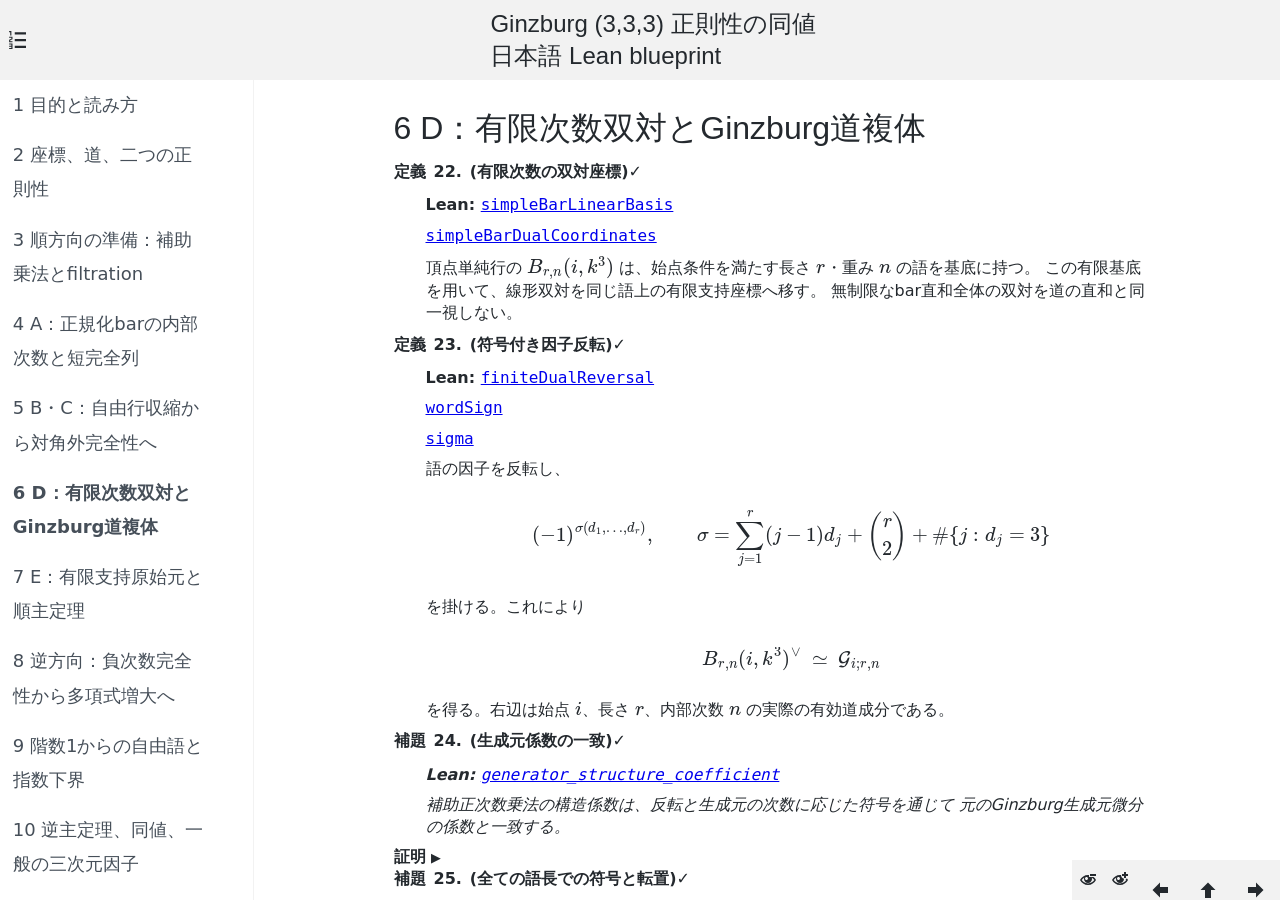
<file: blueprint/web/sect0006.html>
<!DOCTYPE html>
<html lang="ja">
<head>
<script>MathJax = {"tex": {"macros": {"kk": "k", "Bbar": "B", "Jac": "J", "G": "\\mathcal{G}", "wt": "\\operatorname{wt}", "rank": "\\operatorname{rank}", "im": "\\operatorname{im}", "TR": "\\operatorname{TR}", "GR": "\\operatorname{GR}", "spanof": ["\\langle #1\\rangle", 1]}, "inlineMath": [["$", "$"], ["\\(", "\\)"]]}, "options": {"enableMenu": false}};</script>
<script type="text/javascript" src="js/mathjax/tex-chtml-full.js">
</script>
<meta name="generator" content="plasTeX" />
<meta charset="utf-8" />
<meta name="viewport" content="width=device-width, initial-scale=1" />
<title>D：有限次数双対とGinzburg道複体</title>
<link rel="next" href="sect0007.html" title="E：有限支持原始元と順主定理" />
<link rel="prev" href="sect0005.html" title="B・C：自由行収縮から対角外完全性へ" />
<link rel="up" href="index.html" title="Ginzburg (3,3,3) 正則性の同値日本語 Lean blueprint" />
<link rel="stylesheet" href="styles/theme-white.css" />
<link rel="stylesheet" href="styles/amsthm.css" />
<link rel="stylesheet" href="styles/showmore.css" />
<link rel="stylesheet" href="styles/blueprint.css" />
<link rel="stylesheet" href="styles/extra_styles.css" />
</head>

<body>
<header>
<svg  id="toc-toggle" class="icon icon-list-numbered "><use xlink:href="symbol-defs.svg#icon-list-numbered"></use></svg>
<h1 id="doc_title"><a href="index.html">Ginzburg (3,3,3) 正則性の同値<br />日本語 Lean blueprint</a></h1>
</header>

<div class="wrapper">
<nav class="toc">
<ul class="sub-toc-0">
<li class="">
  <a href="sect0001.html"><span class="toc_ref">1</span> <span class="toc_entry">目的と読み方</span></a>
 </li>
<li class="">
  <a href="sect0002.html"><span class="toc_ref">2</span> <span class="toc_entry">座標、道、二つの正則性</span></a>
 </li>
<li class="">
  <a href="sect0003.html"><span class="toc_ref">3</span> <span class="toc_entry">順方向の準備：補助乗法とfiltration</span></a>
 </li>
<li class="">
  <a href="sect0004.html"><span class="toc_ref">4</span> <span class="toc_entry">A：正規化barの内部次数と短完全列</span></a>
 </li>
<li class="">
  <a href="sect0005.html"><span class="toc_ref">5</span> <span class="toc_entry">B・C：自由行収縮から対角外完全性へ</span></a>
 </li>
<li class=" active current">
  <a href="sect0006.html"><span class="toc_ref">6</span> <span class="toc_entry">D：有限次数双対とGinzburg道複体</span></a>
 </li>
<li class="">
  <a href="sect0007.html"><span class="toc_ref">7</span> <span class="toc_entry">E：有限支持原始元と順主定理</span></a>
 </li>
<li class="">
  <a href="sect0008.html"><span class="toc_ref">8</span> <span class="toc_entry">逆方向：負次数完全性から多項式増大へ</span></a>
 </li>
<li class="">
  <a href="sect0009.html"><span class="toc_ref">9</span> <span class="toc_entry">階数1からの自由語と指数下界</span></a>
 </li>
<li class="">
  <a href="sect0010.html"><span class="toc_ref">10</span> <span class="toc_entry">逆主定理、同値、一般の三次元因子</span></a>
 </li>
<li class="">
  <a href="sect0011.html"><span class="toc_ref">11</span> <span class="toc_entry">再現と検証範囲</span></a>
 </li>
<li ><a href="dep_graph_document.html">依存グラフ</a></li>
</ul>
</nav>

<div class="content">
<div class="content-wrapper">


<div class="main-text">
<h1 id="a0000000007">6 D：有限次数双対とGinzburg道複体</h1>
<div class="definition_thmwrapper theorem-style-definition" id="def:finite-dual">
  <div class="definition_thmheading">
    <span class="definition_thmcaption">
    定義
    </span>
    <span class="definition_thmlabel">22</span>
    <span class="definition_thmtitle">有限次数の双対座標</span>
    <div class="thm_header_extras">


    ✓
        </div>
    <div class="thm_header_hidden_extras">

    <a class="icon proof" href="sect0006.html#def:finite-dual">#</a>


    <button class="modal"><svg  class="icon icon-mindmap "><use xlink:href="symbol-defs.svg#icon-mindmap"></use></svg>
</button>
        <div class="modal-container">
      <div class="modal-content">
        <header>
          <h1>依存する項目</h1>
          <button class="closebtn"><svg  class="icon icon-cross "><use xlink:href="symbol-defs.svg#icon-cross"></use></svg>
</button>
        </header>

        <ul class="uses">

          <li><a href="sect0004.html#def:bar-internal">定義 14</a></li>

        </ul>

      </div>
    </div>



    <button class="modal lean">L∃∀N</button>
        <div class="modal-container">
      <div class="modal-content">
        <header>
          <h1>Lean declarations</h1>
          <button class="closebtn"><svg  class="icon icon-cross "><use xlink:href="symbol-defs.svg#icon-cross"></use></svg>
</button>
        </header>

        <ul class="uses">

          <li><a href="./find/#doc/Ginzburg333.Comparison.simpleBarLinearBasis" class="lean_decl">Ginzburg333.Comparison.simpleBarLinearBasis</a></li>

          <li><a href="./find/#doc/Ginzburg333.Comparison.simpleBarDualCoordinates" class="lean_decl">Ginzburg333.Comparison.simpleBarDualCoordinates</a></li>

        </ul>

      </div>
    </div>


        </div>
  </div>
  <div class="definition_thmcontent">

<p><b class="bfseries">Lean: </b><a href ="https://github.com/uedakazushi/ginzburg333-lean/blob/ea11e52179e60a9a64b673f43538a8a448e23b74/Ginzburg333/Comparison/FiniteDual.lean#L22"><span class="ttfamily">simpleBarLinearBasis</span></a></p>
<p><a href ="https://github.com/uedakazushi/ginzburg333-lean/blob/ea11e52179e60a9a64b673f43538a8a448e23b74/Ginzburg333/Comparison/FiniteDual.lean#L39"><span class="ttfamily">simpleBarDualCoordinates</span></a></p>
<p> 頂点単純行の \(B_{r,n}(i,k^3)\) は、始点条件を満たす長さ \(r\)・重み \(n\) の語を基底に持つ。 この有限基底を用いて、線形双対を同じ語上の有限支持座標へ移す。 無制限なbar直和全体の双対を道の直和と同一視しない。 </p>

  </div>
</div>
<div class="definition_thmwrapper theorem-style-definition" id="def:reversal">
  <div class="definition_thmheading">
    <span class="definition_thmcaption">
    定義
    </span>
    <span class="definition_thmlabel">23</span>
    <span class="definition_thmtitle">符号付き因子反転</span>
    <div class="thm_header_extras">


    ✓
        </div>
    <div class="thm_header_hidden_extras">

    <a class="icon proof" href="sect0006.html#def:reversal">#</a>


    <button class="modal"><svg  class="icon icon-mindmap "><use xlink:href="symbol-defs.svg#icon-mindmap"></use></svg>
</button>
        <div class="modal-container">
      <div class="modal-content">
        <header>
          <h1>依存する項目</h1>
          <button class="closebtn"><svg  class="icon icon-cross "><use xlink:href="symbol-defs.svg#icon-cross"></use></svg>
</button>
        </header>

        <ul class="uses">

          <li><a href="sect0006.html#def:finite-dual">定義 22</a></li>

          <li><a href="sect0002.html#def:ginzburg">定義 3</a></li>

        </ul>

      </div>
    </div>



    <button class="modal lean">L∃∀N</button>
        <div class="modal-container">
      <div class="modal-content">
        <header>
          <h1>Lean declarations</h1>
          <button class="closebtn"><svg  class="icon icon-cross "><use xlink:href="symbol-defs.svg#icon-cross"></use></svg>
</button>
        </header>

        <ul class="uses">

          <li><a href="./find/#doc/Ginzburg333.Comparison.finiteDualReversal" class="lean_decl">Ginzburg333.Comparison.finiteDualReversal</a></li>

          <li><a href="./find/#doc/Ginzburg333.Comparison.wordSign" class="lean_decl">Ginzburg333.Comparison.wordSign</a></li>

          <li><a href="./find/#doc/Ginzburg333.Signs.sigma" class="lean_decl">Ginzburg333.Signs.sigma</a></li>

        </ul>

      </div>
    </div>


        </div>
  </div>
  <div class="definition_thmcontent">

<p><b class="bfseries">Lean: </b><a href ="https://github.com/uedakazushi/ginzburg333-lean/blob/ea11e52179e60a9a64b673f43538a8a448e23b74/Ginzburg333/Comparison/Reversal.lean#L63"><span class="ttfamily">finiteDualReversal</span></a></p>
<p><a href ="https://github.com/uedakazushi/ginzburg333-lean/blob/ea11e52179e60a9a64b673f43538a8a448e23b74/Ginzburg333/Comparison/Reversal.lean#L34"><span class="ttfamily">wordSign</span></a></p>
<p><a href ="https://github.com/uedakazushi/ginzburg333-lean/blob/ea11e52179e60a9a64b673f43538a8a448e23b74/Ginzburg333/Signs.lean#L28"><span class="ttfamily">sigma</span></a></p>
<p> 語の因子を反転し、 </p>
<div class="displaymath" id="a0000000033">
  \[  (-1)^{\sigma (d_1,\ldots ,d_r)},\qquad \sigma =\sum _{j=1}^r(j-1)d_j+\binom r2+\# \{ j:d_j=3\}   \]
</div>
<p> を掛ける。これにより </p>
<div class="displaymath" id="a0000000034">
  \[  B_{r,n}(i,k^3)^\vee \  \simeq \  \mathcal{G}_{i;r,n}  \]
</div>
<p> を得る。右辺は始点 \(i\)、長さ \(r\)、内部次数 \(n\) の実際の有効道成分である。 </p>

  </div>
</div>
<div class="lemma_thmwrapper theorem-style-plain" id="lem:generator-coefficients">
  <div class="lemma_thmheading">
    <span class="lemma_thmcaption">
    補題
    </span>
    <span class="lemma_thmlabel">24</span>
    <span class="lemma_thmtitle">生成元係数の一致</span>
    <div class="thm_header_extras">


    ✓
        </div>
    <div class="thm_header_hidden_extras">

    <a class="icon proof" href="sect0006.html#lem:generator-coefficients">#</a>

    <a class="icon proof" href="sect0006.html#a0000000035"><svg  class="icon icon-cogs "><use xlink:href="symbol-defs.svg#icon-cogs"></use></svg>
</a>


    <button class="modal"><svg  class="icon icon-mindmap "><use xlink:href="symbol-defs.svg#icon-mindmap"></use></svg>
</button>
        <div class="modal-container">
      <div class="modal-content">
        <header>
          <h1>依存する項目</h1>
          <button class="closebtn"><svg  class="icon icon-cross "><use xlink:href="symbol-defs.svg#icon-cross"></use></svg>
</button>
        </header>

        <ul class="uses">

          <li><a href="sect0006.html#def:reversal">定義 23</a></li>

          <li><a href="sect0003.html#def:auxiliary">定義 6</a></li>

          <li><a href="sect0002.html#def:ginzburg">定義 3</a></li>

        </ul>

      </div>
    </div>



    <button class="modal lean">L∃∀N</button>
        <div class="modal-container">
      <div class="modal-content">
        <header>
          <h1>Lean declarations</h1>
          <button class="closebtn"><svg  class="icon icon-cross "><use xlink:href="symbol-defs.svg#icon-cross"></use></svg>
</button>
        </header>

        <ul class="uses">

          <li><a href="./find/#doc/Ginzburg333.Comparison.generator_structure_coefficient" class="lean_decl">Ginzburg333.Comparison.generator_structure_coefficient</a></li>

        </ul>

      </div>
    </div>


        </div>
  </div>
  <div class="lemma_thmcontent">

<p><b class="bfseries">Lean: </b><a href ="https://github.com/uedakazushi/ginzburg333-lean/blob/ea11e52179e60a9a64b673f43538a8a448e23b74/Ginzburg333/Comparison/Generators.lean#L32"><span class="ttfamily">generator_structure_coefficient</span></a></p>
<p> 補助正次数乗法の構造係数は、反転と生成元の次数に応じた符号を通じて 元のGinzburg生成元微分の係数と一致する。 </p>

  </div>
</div>
<div class="proof_wrapper" id="a0000000035">
  <div class="proof_heading">
    <span class="proof_caption">
    証明
    </span>
    <span class="expand-proof">▶</span>
  </div>
  <div class="proof_content">
  <p>順矢、逆矢、loopを分けて、縮約係数と内積の乗法表を展開する。 逆矢の場合は \(w_i(a,b,c)\)、loopの場合は二つの積の符号差を得る。 </p>

  </div>
</div>
<div class="lemma_thmwrapper theorem-style-plain" id="lem:all-length-sign">
  <div class="lemma_thmheading">
    <span class="lemma_thmcaption">
    補題
    </span>
    <span class="lemma_thmlabel">25</span>
    <span class="lemma_thmtitle">全ての語長での符号と転置</span>
    <div class="thm_header_extras">


    ✓
        </div>
    <div class="thm_header_hidden_extras">

    <a class="icon proof" href="sect0006.html#lem:all-length-sign">#</a>

    <a class="icon proof" href="sect0006.html#a0000000036"><svg  class="icon icon-cogs "><use xlink:href="symbol-defs.svg#icon-cogs"></use></svg>
</a>


    <button class="modal"><svg  class="icon icon-mindmap "><use xlink:href="symbol-defs.svg#icon-mindmap"></use></svg>
</button>
        <div class="modal-container">
      <div class="modal-content">
        <header>
          <h1>依存する項目</h1>
          <button class="closebtn"><svg  class="icon icon-cross "><use xlink:href="symbol-defs.svg#icon-cross"></use></svg>
</button>
        </header>

        <ul class="uses">

          <li><a href="sect0006.html#def:reversal">定義 23</a></li>

          <li><a href="sect0006.html#lem:generator-coefficients">補題 24</a></li>

        </ul>

      </div>
    </div>



    <button class="modal lean">L∃∀N</button>
        <div class="modal-container">
      <div class="modal-content">
        <header>
          <h1>Lean declarations</h1>
          <button class="closebtn"><svg  class="icon icon-cross "><use xlink:href="symbol-defs.svg#icon-cross"></use></svg>
</button>
        </header>

        <ul class="uses">

          <li><a href="./find/#doc/Ginzburg333.Signs.sigma_formula" class="lean_decl">Ginzburg333.Signs.sigma_formula</a></li>

          <li><a href="./find/#doc/Ginzburg333.Signs.comparison_parity" class="lean_decl">Ginzburg333.Signs.comparison_parity</a></li>

          <li><a href="./find/#doc/Ginzburg333.Comparison.cobarBasis_transpose" class="lean_decl">Ginzburg333.Comparison.cobarBasis_transpose</a></li>

          <li><a href="./find/#doc/Ginzburg333.Comparison.signedWordReversal_differential" class="lean_decl">Ginzburg333.Comparison.signedWordReversal_differential</a></li>

        </ul>

      </div>
    </div>


        </div>
  </div>
  <div class="lemma_thmcontent">

<p><b class="bfseries">Lean: </b><a href ="https://github.com/uedakazushi/ginzburg333-lean/blob/ea11e52179e60a9a64b673f43538a8a448e23b74/Ginzburg333/Signs.lean#L33"><span class="ttfamily">sigma_formula</span></a></p>
<p><a href ="https://github.com/uedakazushi/ginzburg333-lean/blob/ea11e52179e60a9a64b673f43538a8a448e23b74/Ginzburg333/Signs.lean#L84"><span class="ttfamily">comparison_parity</span></a></p>
<p><a href ="https://github.com/uedakazushi/ginzburg333-lean/blob/ea11e52179e60a9a64b673f43538a8a448e23b74/Ginzburg333/Comparison/Transpose.lean#L54"><span class="ttfamily">cobarBasis_transpose</span></a></p>
<p><a href ="https://github.com/uedakazushi/ginzburg333-lean/blob/ea11e52179e60a9a64b673f43538a8a448e23b74/Ginzburg333/Comparison/WordReversal.lean#L170"><span class="ttfamily">signedWordReversal_differential</span></a></p>
<p> 転置bar微分で因子を分割する符号は、反転後の次数付きLeibniz則の符号と一致する。 この一致は任意の前後の語、任意の語長で成立する。 </p>

  </div>
</div>
<div class="proof_wrapper" id="a0000000036">
  <div class="proof_heading">
    <span class="proof_caption">
    証明
    </span>
    <span class="expand-proof">▶</span>
  </div>
  <div class="proof_content">
  <p>非零の分割 \((1,1),(1,2),(2,1)\) を調べる。 分割前後の \(\sigma \) の差、barの位置符号、反転後の前置語の次数を比較する。 再帰によって任意の語長へ拡張し、双対微分の基底係数を転置する。 </p>

  </div>
</div>
<div class="theorem_thmwrapper theorem-style-plain" id="thm:chain-isomorphism">
  <div class="theorem_thmheading">
    <span class="theorem_thmcaption">
    定理
    </span>
    <span class="theorem_thmlabel">26</span>
    <span class="theorem_thmtitle">内部次数別の実際の鎖同型</span>
    <div class="thm_header_extras">


    ✓
        </div>
    <div class="thm_header_hidden_extras">

    <a class="icon proof" href="sect0006.html#thm:chain-isomorphism">#</a>

    <a class="icon proof" href="sect0006.html#a0000000037"><svg  class="icon icon-cogs "><use xlink:href="symbol-defs.svg#icon-cogs"></use></svg>
</a>


    <button class="modal"><svg  class="icon icon-mindmap "><use xlink:href="symbol-defs.svg#icon-mindmap"></use></svg>
</button>
        <div class="modal-container">
      <div class="modal-content">
        <header>
          <h1>依存する項目</h1>
          <button class="closebtn"><svg  class="icon icon-cross "><use xlink:href="symbol-defs.svg#icon-cross"></use></svg>
</button>
        </header>

        <ul class="uses">

          <li><a href="sect0006.html#def:reversal">定義 23</a></li>

          <li><a href="sect0006.html#lem:all-length-sign">補題 25</a></li>

          <li><a href="sect0002.html#lem:ginzburg-grading">補題 4</a></li>

        </ul>

      </div>
    </div>



    <button class="modal lean">L∃∀N</button>
        <div class="modal-container">
      <div class="modal-content">
        <header>
          <h1>Lean declarations</h1>
          <button class="closebtn"><svg  class="icon icon-cross "><use xlink:href="symbol-defs.svg#icon-cross"></use></svg>
</button>
        </header>

        <ul class="uses">

          <li><a href="./find/#doc/Ginzburg333.Comparison.finiteDualReversal_differential" class="lean_decl">Ginzburg333.Comparison.finiteDualReversal_differential</a></li>

          <li><a href="./find/#doc/Ginzburg333.Comparison.totalDualReversal" class="lean_decl">Ginzburg333.Comparison.totalDualReversal</a></li>

          <li><a href="./find/#doc/Ginzburg333.Comparison.totalDualReversal_differential" class="lean_decl">Ginzburg333.Comparison.totalDualReversal_differential</a></li>

        </ul>

      </div>
    </div>


        </div>
  </div>
  <div class="theorem_thmcontent">

<p><b class="bfseries">Lean: </b><a href ="https://github.com/uedakazushi/ginzburg333-lean/blob/ea11e52179e60a9a64b673f43538a8a448e23b74/Ginzburg333/Comparison/FiniteChain.lean#L164"><span class="ttfamily">finiteDualReversal_differential</span></a></p>
<p><a href ="https://github.com/uedakazushi/ginzburg333-lean/blob/ea11e52179e60a9a64b673f43538a8a448e23b74/Ginzburg333/Comparison/Total.lean#L58"><span class="ttfamily">totalDualReversal</span></a></p>
<p><a href ="https://github.com/uedakazushi/ginzburg333-lean/blob/ea11e52179e60a9a64b673f43538a8a448e23b74/Ginzburg333/Comparison/Total.lean#L68"><span class="ttfamily">totalDualReversal_differential</span></a></p>
<p> \(\Phi _{i;r,n}\) を符号付き反転同型とすると </p>
<div class="displaymath" id="a0000000038">
  \[  \Phi _{i;r+1,n}\partial ^\vee =d\Phi _{i;r,n}.  \]
</div>
<p> 三頂点の有限双対の和を取ると、 \(\bigoplus _iB_{r,n}(i,k^3)^\vee \simeq \mathcal{G}_n^{\, r-n}\) という鎖同型になる。 </p>

  </div>
</div>
<div class="proof_wrapper" id="a0000000037">
  <div class="proof_heading">
    <span class="proof_caption">
    証明
    </span>
    <span class="expand-proof">▶</span>
  </div>
  <div class="proof_content">
  <p>語の有限座標上で微分の係数が一致することを示す。 因子反転はbarの合成可能性を右端から辿る有効道へ移す。 頂点射影で道成分を分解し、三頂点の同型を足し合わせる。 </p>

  </div>
</div>
<div class="lemma_thmwrapper theorem-style-plain" id="lem:dual-exact">
  <div class="lemma_thmheading">
    <span class="lemma_thmcaption">
    補題
    </span>
    <span class="lemma_thmlabel">27</span>
    <span class="lemma_thmtitle">対角外の双対完全性</span>
    <div class="thm_header_extras">


    ✓
        </div>
    <div class="thm_header_hidden_extras">

    <a class="icon proof" href="sect0006.html#lem:dual-exact">#</a>

    <a class="icon proof" href="sect0006.html#a0000000039"><svg  class="icon icon-cogs "><use xlink:href="symbol-defs.svg#icon-cogs"></use></svg>
</a>


    <button class="modal"><svg  class="icon icon-mindmap "><use xlink:href="symbol-defs.svg#icon-mindmap"></use></svg>
</button>
        <div class="modal-container">
      <div class="modal-content">
        <header>
          <h1>依存する項目</h1>
          <button class="closebtn"><svg  class="icon icon-cross "><use xlink:href="symbol-defs.svg#icon-cross"></use></svg>
</button>
        </header>

        <ul class="uses">

          <li><a href="sect0006.html#def:finite-dual">定義 22</a></li>

          <li><a href="sect0005.html#thm:bar-off-diagonal">定理 21</a></li>

        </ul>

      </div>
    </div>



    <button class="modal lean">L∃∀N</button>
        <div class="modal-container">
      <div class="modal-content">
        <header>
          <h1>Lean declarations</h1>
          <button class="closebtn"><svg  class="icon icon-cross "><use xlink:href="symbol-defs.svg#icon-cross"></use></svg>
</button>
        </header>

        <ul class="uses">

          <li><a href="./find/#doc/Ginzburg333.Comparison.simple_dual_bar_off_diagonal" class="lean_decl">Ginzburg333.Comparison.simple_dual_bar_off_diagonal</a></li>

        </ul>

      </div>
    </div>


        </div>
  </div>
  <div class="lemma_thmcontent">

<p><b class="bfseries">Lean: </b><a href ="https://github.com/uedakazushi/ginzburg333-lean/blob/ea11e52179e60a9a64b673f43538a8a448e23b74/Ginzburg333/Comparison/DualExact.lean#L11"><span class="ttfamily">simple_dual_bar_off_diagonal</span></a></p>
<p> 頂点単純barの有限次数双対は、\(n\ne r+1\) の中央項で完全である。 </p>

  </div>
</div>
<div class="proof_wrapper" id="a0000000039">
  <div class="proof_heading">
    <span class="proof_caption">
    証明
    </span>
    <span class="expand-proof">▶</span>
  </div>
  <div class="proof_content">
  <p>元の有限次数の完全列を線形双対化する。 ここで中央項の語長は \(r+1\) であるため、対角の条件も \(n=r+1\) になる。 </p>

  </div>
</div>

</div> <!--main-text -->
</div> <!-- content-wrapper -->
</div> <!-- content -->
</div> <!-- wrapper -->

<nav class="prev_up_next">
  <svg  id="showmore-minus" class="icon icon-eye-minus showmore"><use xlink:href="symbol-defs.svg#icon-eye-minus"></use></svg>

  <svg  id="showmore-plus" class="icon icon-eye-plus showmore"><use xlink:href="symbol-defs.svg#icon-eye-plus"></use></svg>

  <a href="sect0005.html" title="B・C：自由行収縮から対角外完全性へ"><svg  class="icon icon-arrow-left "><use xlink:href="symbol-defs.svg#icon-arrow-left"></use></svg>
</a>
  <a href="index.html" title="Ginzburg (3,3,3) 正則性の同値日本語 Lean blueprint"><svg  class="icon icon-arrow-up "><use xlink:href="symbol-defs.svg#icon-arrow-up"></use></svg>
</a>
  <a href="sect0007.html" title="E：有限支持原始元と順主定理"><svg  class="icon icon-arrow-right "><use xlink:href="symbol-defs.svg#icon-arrow-right"></use></svg>
</a>
</nav>

<script type="text/javascript" src="js/jquery.min.js"></script>
<script type="text/javascript" src="js/plastex.js"></script>
<script type="text/javascript" src="js/svgxuse.js"></script>
<script type="text/javascript" src="js/js.cookie.min.js"></script>
<script type="text/javascript" src="js/showmore.js"></script>
</body>
</html>
</file>
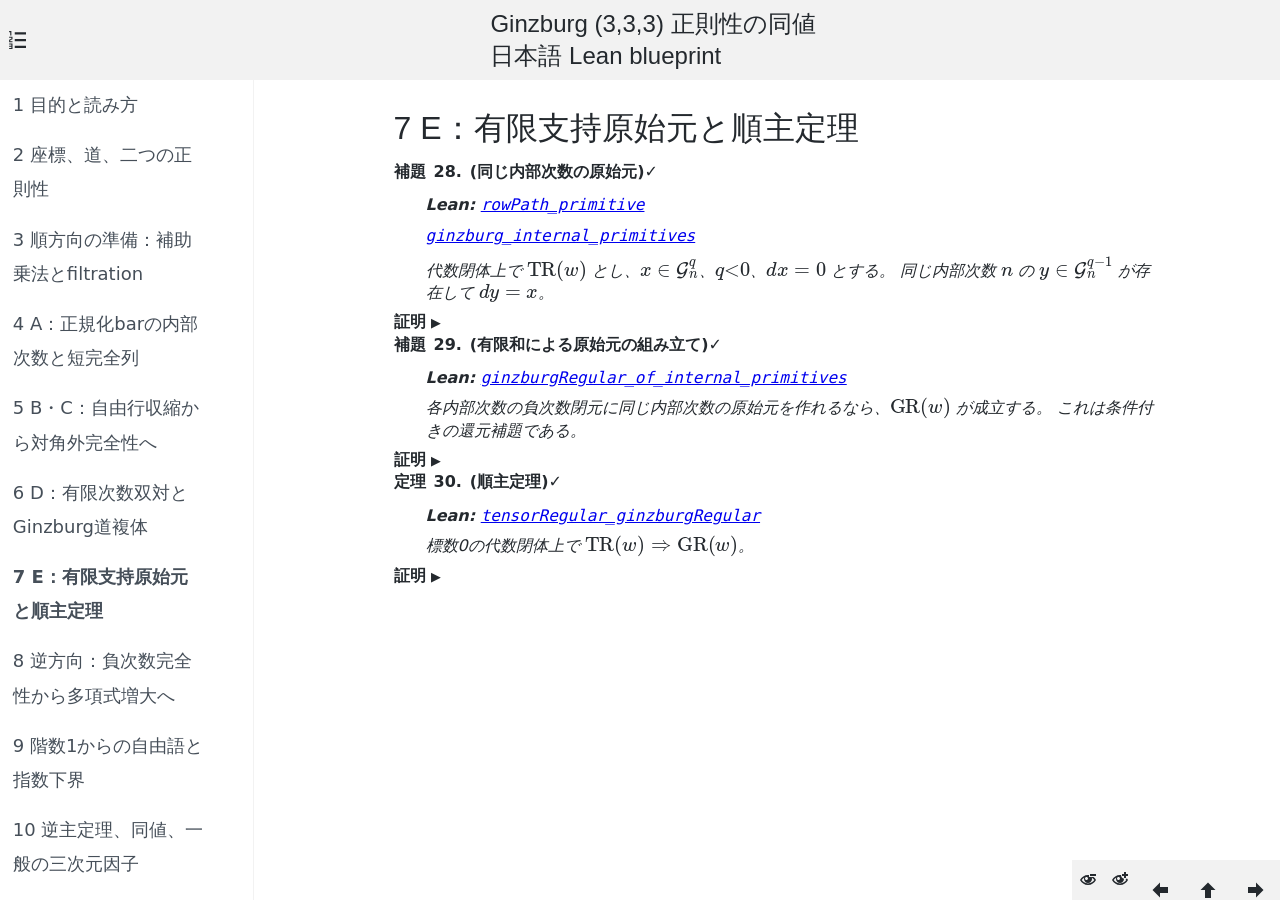
<file: blueprint/web/sect0007.html>
<!DOCTYPE html>
<html lang="ja">
<head>
<script>MathJax = {"tex": {"macros": {"kk": "k", "Bbar": "B", "Jac": "J", "G": "\\mathcal{G}", "wt": "\\operatorname{wt}", "rank": "\\operatorname{rank}", "im": "\\operatorname{im}", "TR": "\\operatorname{TR}", "GR": "\\operatorname{GR}", "spanof": ["\\langle #1\\rangle", 1]}, "inlineMath": [["$", "$"], ["\\(", "\\)"]]}, "options": {"enableMenu": false}};</script>
<script type="text/javascript" src="js/mathjax/tex-chtml-full.js">
</script>
<meta name="generator" content="plasTeX" />
<meta charset="utf-8" />
<meta name="viewport" content="width=device-width, initial-scale=1" />
<title>E：有限支持原始元と順主定理</title>
<link rel="next" href="sect0008.html" title="逆方向：負次数完全性から多項式増大へ" />
<link rel="prev" href="sect0006.html" title="D：有限次数双対とGinzburg道複体" />
<link rel="up" href="index.html" title="Ginzburg (3,3,3) 正則性の同値日本語 Lean blueprint" />
<link rel="stylesheet" href="styles/theme-white.css" />
<link rel="stylesheet" href="styles/amsthm.css" />
<link rel="stylesheet" href="styles/showmore.css" />
<link rel="stylesheet" href="styles/blueprint.css" />
<link rel="stylesheet" href="styles/extra_styles.css" />
</head>

<body>
<header>
<svg  id="toc-toggle" class="icon icon-list-numbered "><use xlink:href="symbol-defs.svg#icon-list-numbered"></use></svg>
<h1 id="doc_title"><a href="index.html">Ginzburg (3,3,3) 正則性の同値<br />日本語 Lean blueprint</a></h1>
</header>

<div class="wrapper">
<nav class="toc">
<ul class="sub-toc-0">
<li class="">
  <a href="sect0001.html"><span class="toc_ref">1</span> <span class="toc_entry">目的と読み方</span></a>
 </li>
<li class="">
  <a href="sect0002.html"><span class="toc_ref">2</span> <span class="toc_entry">座標、道、二つの正則性</span></a>
 </li>
<li class="">
  <a href="sect0003.html"><span class="toc_ref">3</span> <span class="toc_entry">順方向の準備：補助乗法とfiltration</span></a>
 </li>
<li class="">
  <a href="sect0004.html"><span class="toc_ref">4</span> <span class="toc_entry">A：正規化barの内部次数と短完全列</span></a>
 </li>
<li class="">
  <a href="sect0005.html"><span class="toc_ref">5</span> <span class="toc_entry">B・C：自由行収縮から対角外完全性へ</span></a>
 </li>
<li class="">
  <a href="sect0006.html"><span class="toc_ref">6</span> <span class="toc_entry">D：有限次数双対とGinzburg道複体</span></a>
 </li>
<li class=" active current">
  <a href="sect0007.html"><span class="toc_ref">7</span> <span class="toc_entry">E：有限支持原始元と順主定理</span></a>
 </li>
<li class="">
  <a href="sect0008.html"><span class="toc_ref">8</span> <span class="toc_entry">逆方向：負次数完全性から多項式増大へ</span></a>
 </li>
<li class="">
  <a href="sect0009.html"><span class="toc_ref">9</span> <span class="toc_entry">階数1からの自由語と指数下界</span></a>
 </li>
<li class="">
  <a href="sect0010.html"><span class="toc_ref">10</span> <span class="toc_entry">逆主定理、同値、一般の三次元因子</span></a>
 </li>
<li class="">
  <a href="sect0011.html"><span class="toc_ref">11</span> <span class="toc_entry">再現と検証範囲</span></a>
 </li>
<li ><a href="dep_graph_document.html">依存グラフ</a></li>
</ul>
</nav>

<div class="content">
<div class="content-wrapper">


<div class="main-text">
<h1 id="a0000000008">7 E：有限支持原始元と順主定理</h1>
<div class="lemma_thmwrapper theorem-style-plain" id="lem:internal-primitive">
  <div class="lemma_thmheading">
    <span class="lemma_thmcaption">
    補題
    </span>
    <span class="lemma_thmlabel">28</span>
    <span class="lemma_thmtitle">同じ内部次数の原始元</span>
    <div class="thm_header_extras">


    ✓
        </div>
    <div class="thm_header_hidden_extras">

    <a class="icon proof" href="sect0007.html#lem:internal-primitive">#</a>

    <a class="icon proof" href="sect0007.html#a0000000040"><svg  class="icon icon-cogs "><use xlink:href="symbol-defs.svg#icon-cogs"></use></svg>
</a>


    <button class="modal"><svg  class="icon icon-mindmap "><use xlink:href="symbol-defs.svg#icon-mindmap"></use></svg>
</button>
        <div class="modal-container">
      <div class="modal-content">
        <header>
          <h1>依存する項目</h1>
          <button class="closebtn"><svg  class="icon icon-cross "><use xlink:href="symbol-defs.svg#icon-cross"></use></svg>
</button>
        </header>

        <ul class="uses">

          <li><a href="sect0002.html#def:tensor-regular">定義 2</a></li>

          <li><a href="sect0002.html#def:ginzburg">定義 3</a></li>

          <li><a href="sect0006.html#thm:chain-isomorphism">定理 26</a></li>

          <li><a href="sect0006.html#lem:dual-exact">補題 27</a></li>

          <li><a href="sect0002.html#lem:ginzburg-grading">補題 4</a></li>

        </ul>

      </div>
    </div>



    <button class="modal lean">L∃∀N</button>
        <div class="modal-container">
      <div class="modal-content">
        <header>
          <h1>Lean declarations</h1>
          <button class="closebtn"><svg  class="icon icon-cross "><use xlink:href="symbol-defs.svg#icon-cross"></use></svg>
</button>
        </header>

        <ul class="uses">

          <li><a href="./find/#doc/Ginzburg333.Comparison.rowPath_primitive" class="lean_decl">Ginzburg333.Comparison.rowPath_primitive</a></li>

          <li><a href="./find/#doc/Ginzburg333.Comparison.ginzburg_internal_primitives" class="lean_decl">Ginzburg333.Comparison.ginzburg_internal_primitives</a></li>

        </ul>

      </div>
    </div>


        </div>
  </div>
  <div class="lemma_thmcontent">

<p><b class="bfseries">Lean: </b><a href ="https://github.com/uedakazushi/ginzburg333-lean/blob/ea11e52179e60a9a64b673f43538a8a448e23b74/Ginzburg333/Comparison/Primitives.lean#L10"><span class="ttfamily">rowPath_primitive</span></a></p>
<p><a href ="https://github.com/uedakazushi/ginzburg333-lean/blob/ea11e52179e60a9a64b673f43538a8a448e23b74/Ginzburg333/Comparison/Primitives.lean#L30"><span class="ttfamily">ginzburg_internal_primitives</span></a></p>
<p> 代数閉体上で \(\operatorname {TR}(w)\) とし、\(x\in \mathcal{G}_n^q\)、\(q{\lt}0\)、\(dx=0\) とする。 同じ内部次数 \(n\) の \(y\in \mathcal{G}_n^{q-1}\) が存在して \(dy=x\)。 </p>

  </div>
</div>
<div class="proof_wrapper" id="a0000000040">
  <div class="proof_heading">
    <span class="proof_caption">
    証明
    </span>
    <span class="expand-proof">▶</span>
  </div>
  <div class="proof_content">
  <p>非零の \(x\) に含まれる道の長さを \(r+1\) とする。 \(q=(r+1)-n{\lt}0\) だから \(n\ne r+1\)。 頂点ごとに有限双対の閉元へ戻し、双対完全性で原始元を取り、鎖同型で道空間へ送る。 最後に三頂点の原始元を足す。 </p>

  </div>
</div>
<div class="lemma_thmwrapper theorem-style-plain" id="lem:finite-primitives">
  <div class="lemma_thmheading">
    <span class="lemma_thmcaption">
    補題
    </span>
    <span class="lemma_thmlabel">29</span>
    <span class="lemma_thmtitle">有限和による原始元の組み立て</span>
    <div class="thm_header_extras">


    ✓
        </div>
    <div class="thm_header_hidden_extras">

    <a class="icon proof" href="sect0007.html#lem:finite-primitives">#</a>

    <a class="icon proof" href="sect0007.html#a0000000041"><svg  class="icon icon-cogs "><use xlink:href="symbol-defs.svg#icon-cogs"></use></svg>
</a>


    <button class="modal"><svg  class="icon icon-mindmap "><use xlink:href="symbol-defs.svg#icon-mindmap"></use></svg>
</button>
        <div class="modal-container">
      <div class="modal-content">
        <header>
          <h1>依存する項目</h1>
          <button class="closebtn"><svg  class="icon icon-cross "><use xlink:href="symbol-defs.svg#icon-cross"></use></svg>
</button>
        </header>

        <ul class="uses">

          <li><a href="sect0002.html#def:ginzburg-regular">定義 5</a></li>

          <li><a href="sect0002.html#lem:ginzburg-grading">補題 4</a></li>

        </ul>

      </div>
    </div>



    <button class="modal lean">L∃∀N</button>
        <div class="modal-container">
      <div class="modal-content">
        <header>
          <h1>Lean declarations</h1>
          <button class="closebtn"><svg  class="icon icon-cross "><use xlink:href="symbol-defs.svg#icon-cross"></use></svg>
</button>
        </header>

        <ul class="uses">

          <li><a href="./find/#doc/Ginzburg333.Ginzburg.ginzburgRegular_of_internal_primitives" class="lean_decl">Ginzburg333.Ginzburg.ginzburgRegular_of_internal_primitives</a></li>

        </ul>

      </div>
    </div>


        </div>
  </div>
  <div class="lemma_thmcontent">

<p><b class="bfseries">Lean: </b><a href ="https://github.com/uedakazushi/ginzburg333-lean/blob/ea11e52179e60a9a64b673f43538a8a448e23b74/Ginzburg333/Ginzburg/Complex.lean#L98"><span class="ttfamily">ginzburgRegular_of_internal_primitives</span></a></p>
<p> 各内部次数の負次数閉元に同じ内部次数の原始元を作れるなら、\(\operatorname {GR}(w)\) が成立する。 これは条件付きの還元補題である。 </p>

  </div>
</div>
<div class="proof_wrapper" id="a0000000041">
  <div class="proof_heading">
    <span class="proof_caption">
    証明
    </span>
    <span class="expand-proof">▶</span>
  </div>
  <div class="proof_content">
  <p>有限支持の \(x\) を、その支持に現れる有限個の内部次数へ射影する。 各射影は閉元であり、得られた原始元を有限個足せばよい。 有限和なので道空間の直和からはみ出さない。 </p>

  </div>
</div>
<div class="theorem_thmwrapper theorem-style-plain" id="thm:forward">
  <div class="theorem_thmheading">
    <span class="theorem_thmcaption">
    定理
    </span>
    <span class="theorem_thmlabel">30</span>
    <span class="theorem_thmtitle">順主定理</span>
    <div class="thm_header_extras">


    ✓
        </div>
    <div class="thm_header_hidden_extras">

    <a class="icon proof" href="sect0007.html#thm:forward">#</a>

    <a class="icon proof" href="sect0007.html#a0000000042"><svg  class="icon icon-cogs "><use xlink:href="symbol-defs.svg#icon-cogs"></use></svg>
</a>


    <button class="modal"><svg  class="icon icon-mindmap "><use xlink:href="symbol-defs.svg#icon-mindmap"></use></svg>
</button>
        <div class="modal-container">
      <div class="modal-content">
        <header>
          <h1>依存する項目</h1>
          <button class="closebtn"><svg  class="icon icon-cross "><use xlink:href="symbol-defs.svg#icon-cross"></use></svg>
</button>
        </header>

        <ul class="uses">

          <li><a href="sect0002.html#def:tensor-regular">定義 2</a></li>

          <li><a href="sect0002.html#def:ginzburg-regular">定義 5</a></li>

          <li><a href="sect0007.html#lem:internal-primitive">補題 28</a></li>

          <li><a href="sect0007.html#lem:finite-primitives">補題 29</a></li>

        </ul>

      </div>
    </div>



    <button class="modal lean">L∃∀N</button>
        <div class="modal-container">
      <div class="modal-content">
        <header>
          <h1>Lean declarations</h1>
          <button class="closebtn"><svg  class="icon icon-cross "><use xlink:href="symbol-defs.svg#icon-cross"></use></svg>
</button>
        </header>

        <ul class="uses">

          <li><a href="./find/#doc/Ginzburg333.tensorRegular_ginzburgRegular" class="lean_decl">Ginzburg333.tensorRegular_ginzburgRegular</a></li>

        </ul>

      </div>
    </div>


        </div>
  </div>
  <div class="theorem_thmcontent">

<p><b class="bfseries">Lean: </b><a href ="https://github.com/uedakazushi/ginzburg333-lean/blob/ea11e52179e60a9a64b673f43538a8a448e23b74/Ginzburg333/Comparison/Primitives.lean#L85"><span class="ttfamily">tensorRegular_ginzburgRegular</span></a></p>
<p> 標数0の代数閉体上で \(\operatorname {TR}(w)\Rightarrow \operatorname {GR}(w)\)。 </p>

  </div>
</div>
<div class="proof_wrapper" id="a0000000042">
  <div class="proof_heading">
    <span class="proof_caption">
    証明
    </span>
    <span class="expand-proof">▶</span>
  </div>
  <div class="proof_content">
  <p>実際のbar比較で内部次数別原始元の存在を証明し、有限和の還元に代入する。 原始元の存在を新しい仮定として残していない。 </p>

  </div>
</div>

</div> <!--main-text -->
</div> <!-- content-wrapper -->
</div> <!-- content -->
</div> <!-- wrapper -->

<nav class="prev_up_next">
  <svg  id="showmore-minus" class="icon icon-eye-minus showmore"><use xlink:href="symbol-defs.svg#icon-eye-minus"></use></svg>

  <svg  id="showmore-plus" class="icon icon-eye-plus showmore"><use xlink:href="symbol-defs.svg#icon-eye-plus"></use></svg>

  <a href="sect0006.html" title="D：有限次数双対とGinzburg道複体"><svg  class="icon icon-arrow-left "><use xlink:href="symbol-defs.svg#icon-arrow-left"></use></svg>
</a>
  <a href="index.html" title="Ginzburg (3,3,3) 正則性の同値日本語 Lean blueprint"><svg  class="icon icon-arrow-up "><use xlink:href="symbol-defs.svg#icon-arrow-up"></use></svg>
</a>
  <a href="sect0008.html" title="逆方向：負次数完全性から多項式増大へ"><svg  class="icon icon-arrow-right "><use xlink:href="symbol-defs.svg#icon-arrow-right"></use></svg>
</a>
</nav>

<script type="text/javascript" src="js/jquery.min.js"></script>
<script type="text/javascript" src="js/plastex.js"></script>
<script type="text/javascript" src="js/svgxuse.js"></script>
<script type="text/javascript" src="js/js.cookie.min.js"></script>
<script type="text/javascript" src="js/showmore.js"></script>
</body>
</html>
</file>
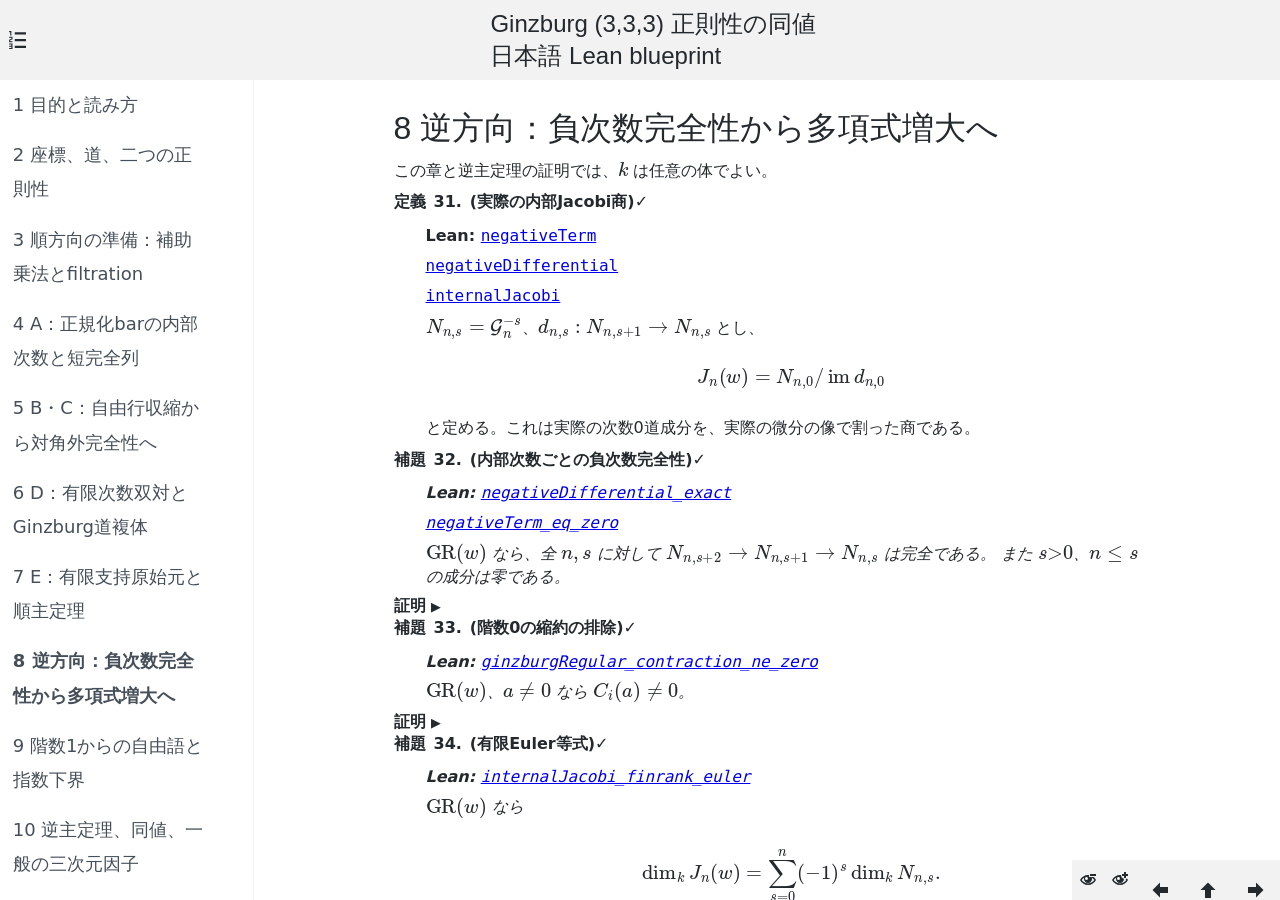
<file: blueprint/web/sect0008.html>
<!DOCTYPE html>
<html lang="ja">
<head>
<script>MathJax = {"tex": {"macros": {"kk": "k", "Bbar": "B", "Jac": "J", "G": "\\mathcal{G}", "wt": "\\operatorname{wt}", "rank": "\\operatorname{rank}", "im": "\\operatorname{im}", "TR": "\\operatorname{TR}", "GR": "\\operatorname{GR}", "spanof": ["\\langle #1\\rangle", 1]}, "inlineMath": [["$", "$"], ["\\(", "\\)"]]}, "options": {"enableMenu": false}};</script>
<script type="text/javascript" src="js/mathjax/tex-chtml-full.js">
</script>
<meta name="generator" content="plasTeX" />
<meta charset="utf-8" />
<meta name="viewport" content="width=device-width, initial-scale=1" />
<title>逆方向：負次数完全性から多項式増大へ</title>
<link rel="next" href="sect0009.html" title="階数1からの自由語と指数下界" />
<link rel="prev" href="sect0007.html" title="E：有限支持原始元と順主定理" />
<link rel="up" href="index.html" title="Ginzburg (3,3,3) 正則性の同値日本語 Lean blueprint" />
<link rel="stylesheet" href="styles/theme-white.css" />
<link rel="stylesheet" href="styles/amsthm.css" />
<link rel="stylesheet" href="styles/showmore.css" />
<link rel="stylesheet" href="styles/blueprint.css" />
<link rel="stylesheet" href="styles/extra_styles.css" />
</head>

<body>
<header>
<svg  id="toc-toggle" class="icon icon-list-numbered "><use xlink:href="symbol-defs.svg#icon-list-numbered"></use></svg>
<h1 id="doc_title"><a href="index.html">Ginzburg (3,3,3) 正則性の同値<br />日本語 Lean blueprint</a></h1>
</header>

<div class="wrapper">
<nav class="toc">
<ul class="sub-toc-0">
<li class="">
  <a href="sect0001.html"><span class="toc_ref">1</span> <span class="toc_entry">目的と読み方</span></a>
 </li>
<li class="">
  <a href="sect0002.html"><span class="toc_ref">2</span> <span class="toc_entry">座標、道、二つの正則性</span></a>
 </li>
<li class="">
  <a href="sect0003.html"><span class="toc_ref">3</span> <span class="toc_entry">順方向の準備：補助乗法とfiltration</span></a>
 </li>
<li class="">
  <a href="sect0004.html"><span class="toc_ref">4</span> <span class="toc_entry">A：正規化barの内部次数と短完全列</span></a>
 </li>
<li class="">
  <a href="sect0005.html"><span class="toc_ref">5</span> <span class="toc_entry">B・C：自由行収縮から対角外完全性へ</span></a>
 </li>
<li class="">
  <a href="sect0006.html"><span class="toc_ref">6</span> <span class="toc_entry">D：有限次数双対とGinzburg道複体</span></a>
 </li>
<li class="">
  <a href="sect0007.html"><span class="toc_ref">7</span> <span class="toc_entry">E：有限支持原始元と順主定理</span></a>
 </li>
<li class=" active current">
  <a href="sect0008.html"><span class="toc_ref">8</span> <span class="toc_entry">逆方向：負次数完全性から多項式増大へ</span></a>
 </li>
<li class="">
  <a href="sect0009.html"><span class="toc_ref">9</span> <span class="toc_entry">階数1からの自由語と指数下界</span></a>
 </li>
<li class="">
  <a href="sect0010.html"><span class="toc_ref">10</span> <span class="toc_entry">逆主定理、同値、一般の三次元因子</span></a>
 </li>
<li class="">
  <a href="sect0011.html"><span class="toc_ref">11</span> <span class="toc_entry">再現と検証範囲</span></a>
 </li>
<li ><a href="dep_graph_document.html">依存グラフ</a></li>
</ul>
</nav>

<div class="content">
<div class="content-wrapper">


<div class="main-text">
<h1 id="a0000000009">8 逆方向：負次数完全性から多項式増大へ</h1>
<p>この章と逆主定理の証明では、\(k\) は任意の体でよい。 </p>
<div class="definition_thmwrapper theorem-style-definition" id="def:jacobi">
  <div class="definition_thmheading">
    <span class="definition_thmcaption">
    定義
    </span>
    <span class="definition_thmlabel">31</span>
    <span class="definition_thmtitle">実際の内部Jacobi商</span>
    <div class="thm_header_extras">


    ✓
        </div>
    <div class="thm_header_hidden_extras">

    <a class="icon proof" href="sect0008.html#def:jacobi">#</a>


    <button class="modal"><svg  class="icon icon-mindmap "><use xlink:href="symbol-defs.svg#icon-mindmap"></use></svg>
</button>
        <div class="modal-container">
      <div class="modal-content">
        <header>
          <h1>依存する項目</h1>
          <button class="closebtn"><svg  class="icon icon-cross "><use xlink:href="symbol-defs.svg#icon-cross"></use></svg>
</button>
        </header>

        <ul class="uses">

          <li><a href="sect0002.html#def:ginzburg">定義 3</a></li>

        </ul>

      </div>
    </div>



    <button class="modal lean">L∃∀N</button>
        <div class="modal-container">
      <div class="modal-content">
        <header>
          <h1>Lean declarations</h1>
          <button class="closebtn"><svg  class="icon icon-cross "><use xlink:href="symbol-defs.svg#icon-cross"></use></svg>
</button>
        </header>

        <ul class="uses">

          <li><a href="./find/#doc/Ginzburg333.Ginzburg.negativeTerm" class="lean_decl">Ginzburg333.Ginzburg.negativeTerm</a></li>

          <li><a href="./find/#doc/Ginzburg333.Ginzburg.negativeDifferential" class="lean_decl">Ginzburg333.Ginzburg.negativeDifferential</a></li>

          <li><a href="./find/#doc/Ginzburg333.Ginzburg.internalJacobi" class="lean_decl">Ginzburg333.Ginzburg.internalJacobi</a></li>

        </ul>

      </div>
    </div>


        </div>
  </div>
  <div class="definition_thmcontent">

<p><b class="bfseries">Lean: </b><a href ="https://github.com/uedakazushi/ginzburg333-lean/blob/ea11e52179e60a9a64b673f43538a8a448e23b74/Ginzburg333/Converse/Euler.lean#L8"><span class="ttfamily">negativeTerm</span></a></p>
<p><a href ="https://github.com/uedakazushi/ginzburg333-lean/blob/ea11e52179e60a9a64b673f43538a8a448e23b74/Ginzburg333/Converse/Euler.lean#L10"><span class="ttfamily">negativeDifferential</span></a></p>
<p><a href ="https://github.com/uedakazushi/ginzburg333-lean/blob/ea11e52179e60a9a64b673f43538a8a448e23b74/Ginzburg333/Converse/Euler.lean#L49"><span class="ttfamily">internalJacobi</span></a></p>
<p> \(N_{n,s}=\mathcal{G}_n^{-s}\)、\(d_{n,s}:N_{n,s+1}\to N_{n,s}\) とし、 </p>
<div class="displaymath" id="a0000000043">
  \[  J_n(w)=N_{n,0}/\operatorname {im}d_{n,0}  \]
</div>
<p> と定める。これは実際の次数0道成分を、実際の微分の像で割った商である。 </p>

  </div>
</div>
<div class="lemma_thmwrapper theorem-style-plain" id="lem:negative-exact">
  <div class="lemma_thmheading">
    <span class="lemma_thmcaption">
    補題
    </span>
    <span class="lemma_thmlabel">32</span>
    <span class="lemma_thmtitle">内部次数ごとの負次数完全性</span>
    <div class="thm_header_extras">


    ✓
        </div>
    <div class="thm_header_hidden_extras">

    <a class="icon proof" href="sect0008.html#lem:negative-exact">#</a>

    <a class="icon proof" href="sect0008.html#a0000000044"><svg  class="icon icon-cogs "><use xlink:href="symbol-defs.svg#icon-cogs"></use></svg>
</a>


    <button class="modal"><svg  class="icon icon-mindmap "><use xlink:href="symbol-defs.svg#icon-mindmap"></use></svg>
</button>
        <div class="modal-container">
      <div class="modal-content">
        <header>
          <h1>依存する項目</h1>
          <button class="closebtn"><svg  class="icon icon-cross "><use xlink:href="symbol-defs.svg#icon-cross"></use></svg>
</button>
        </header>

        <ul class="uses">

          <li><a href="sect0008.html#def:jacobi">定義 31</a></li>

          <li><a href="sect0002.html#def:ginzburg-regular">定義 5</a></li>

          <li><a href="sect0002.html#lem:ginzburg-grading">補題 4</a></li>

        </ul>

      </div>
    </div>



    <button class="modal lean">L∃∀N</button>
        <div class="modal-container">
      <div class="modal-content">
        <header>
          <h1>Lean declarations</h1>
          <button class="closebtn"><svg  class="icon icon-cross "><use xlink:href="symbol-defs.svg#icon-cross"></use></svg>
</button>
        </header>

        <ul class="uses">

          <li><a href="./find/#doc/Ginzburg333.Ginzburg.negativeDifferential_exact" class="lean_decl">Ginzburg333.Ginzburg.negativeDifferential_exact</a></li>

          <li><a href="./find/#doc/Ginzburg333.Ginzburg.negativeTerm_eq_zero" class="lean_decl">Ginzburg333.Ginzburg.negativeTerm_eq_zero</a></li>

        </ul>

      </div>
    </div>


        </div>
  </div>
  <div class="lemma_thmcontent">

<p><b class="bfseries">Lean: </b><a href ="https://github.com/uedakazushi/ginzburg333-lean/blob/ea11e52179e60a9a64b673f43538a8a448e23b74/Ginzburg333/Converse/Euler.lean#L14"><span class="ttfamily">negativeDifferential_exact</span></a></p>
<p><a href ="https://github.com/uedakazushi/ginzburg333-lean/blob/ea11e52179e60a9a64b673f43538a8a448e23b74/Ginzburg333/Converse/Euler.lean#L35"><span class="ttfamily">negativeTerm_eq_zero</span></a></p>
<p> \(\operatorname {GR}(w)\) なら、全 \(n,s\) に対して \(N_{n,s+2}\to N_{n,s+1}\to N_{n,s}\) は完全である。 また \(s{\gt}0\)、\(n\le s\) の成分は零である。 </p>

  </div>
</div>
<div class="proof_wrapper" id="a0000000044">
  <div class="proof_heading">
    <span class="proof_caption">
    証明
    </span>
    <span class="expand-proof">▶</span>
  </div>
  <div class="proof_content">
  <p>元のGinzburgRegularから取った原始元を内部次数 \(n\) へ射影する。 微分との可換性により境界は変わらない。 後半は長さ \(n-s\) と、空語の次数が零であることから従う。 </p>

  </div>
</div>
<div class="lemma_thmwrapper theorem-style-plain" id="lem:rank-zero">
  <div class="lemma_thmheading">
    <span class="lemma_thmcaption">
    補題
    </span>
    <span class="lemma_thmlabel">33</span>
    <span class="lemma_thmtitle">階数0の縮約の排除</span>
    <div class="thm_header_extras">


    ✓
        </div>
    <div class="thm_header_hidden_extras">

    <a class="icon proof" href="sect0008.html#lem:rank-zero">#</a>

    <a class="icon proof" href="sect0008.html#a0000000045"><svg  class="icon icon-cogs "><use xlink:href="symbol-defs.svg#icon-cogs"></use></svg>
</a>


    <button class="modal"><svg  class="icon icon-mindmap "><use xlink:href="symbol-defs.svg#icon-mindmap"></use></svg>
</button>
        <div class="modal-container">
      <div class="modal-content">
        <header>
          <h1>依存する項目</h1>
          <button class="closebtn"><svg  class="icon icon-cross "><use xlink:href="symbol-defs.svg#icon-cross"></use></svg>
</button>
        </header>

        <ul class="uses">

          <li><a href="sect0002.html#def:ginzburg-regular">定義 5</a></li>

          <li><a href="sect0002.html#def:coordinates">定義 1</a></li>

          <li><a href="sect0002.html#lem:ginzburg-grading">補題 4</a></li>

        </ul>

      </div>
    </div>



    <button class="modal lean">L∃∀N</button>
        <div class="modal-container">
      <div class="modal-content">
        <header>
          <h1>Lean declarations</h1>
          <button class="closebtn"><svg  class="icon icon-cross "><use xlink:href="symbol-defs.svg#icon-cross"></use></svg>
</button>
        </header>

        <ul class="uses">

          <li><a href="./find/#doc/Ginzburg333.Ginzburg.ginzburgRegular_contraction_ne_zero" class="lean_decl">Ginzburg333.Ginzburg.ginzburgRegular_contraction_ne_zero</a></li>

        </ul>

      </div>
    </div>


        </div>
  </div>
  <div class="lemma_thmcontent">

<p><b class="bfseries">Lean: </b><a href ="https://github.com/uedakazushi/ginzburg333-lean/blob/ea11e52179e60a9a64b673f43538a8a448e23b74/Ginzburg333/Converse/LowDegree.lean#L84"><span class="ttfamily">ginzburgRegular_contraction_ne_zero</span></a></p>
<p> \(\operatorname {GR}(w)\)、\(a\ne 0\) なら \(C_i(a)\ne 0\)。 </p>

  </div>
</div>
<div class="proof_wrapper" id="a0000000045">
  <div class="proof_heading">
    <span class="proof_caption">
    証明
    </span>
    <span class="expand-proof">▶</span>
  </div>
  <div class="proof_content">
  <p>\(C_i(a)=0\) なら、係数 \(a\) による逆矢の線形結合は 内部次数2・コホモロジー次数 \(-1\) の非零閉元になる。 原始元を内部次数2へ射影すると次数 \(-2\) の原始元が必要だが、 その内部次数と負次数を持つ非空道は存在しない。 </p>

  </div>
</div>
<div class="lemma_thmwrapper theorem-style-plain" id="lem:euler">
  <div class="lemma_thmheading">
    <span class="lemma_thmcaption">
    補題
    </span>
    <span class="lemma_thmlabel">34</span>
    <span class="lemma_thmtitle">有限Euler等式</span>
    <div class="thm_header_extras">


    ✓
        </div>
    <div class="thm_header_hidden_extras">

    <a class="icon proof" href="sect0008.html#lem:euler">#</a>

    <a class="icon proof" href="sect0008.html#a0000000046"><svg  class="icon icon-cogs "><use xlink:href="symbol-defs.svg#icon-cogs"></use></svg>
</a>


    <button class="modal"><svg  class="icon icon-mindmap "><use xlink:href="symbol-defs.svg#icon-mindmap"></use></svg>
</button>
        <div class="modal-container">
      <div class="modal-content">
        <header>
          <h1>依存する項目</h1>
          <button class="closebtn"><svg  class="icon icon-cross "><use xlink:href="symbol-defs.svg#icon-cross"></use></svg>
</button>
        </header>

        <ul class="uses">

          <li><a href="sect0008.html#def:jacobi">定義 31</a></li>

          <li><a href="sect0002.html#def:ginzburg-regular">定義 5</a></li>

          <li><a href="sect0008.html#lem:negative-exact">補題 32</a></li>

        </ul>

      </div>
    </div>



    <button class="modal lean">L∃∀N</button>
        <div class="modal-container">
      <div class="modal-content">
        <header>
          <h1>Lean declarations</h1>
          <button class="closebtn"><svg  class="icon icon-cross "><use xlink:href="symbol-defs.svg#icon-cross"></use></svg>
</button>
        </header>

        <ul class="uses">

          <li><a href="./find/#doc/Ginzburg333.Ginzburg.internalJacobi_finrank_euler" class="lean_decl">Ginzburg333.Ginzburg.internalJacobi_finrank_euler</a></li>

        </ul>

      </div>
    </div>


        </div>
  </div>
  <div class="lemma_thmcontent">

<p><b class="bfseries">Lean: </b><a href ="https://github.com/uedakazushi/ginzburg333-lean/blob/ea11e52179e60a9a64b673f43538a8a448e23b74/Ginzburg333/Converse/Euler.lean#L76"><span class="ttfamily">internalJacobi_finrank_euler</span></a></p>
<p> \(\operatorname {GR}(w)\) なら </p>
<div class="displaymath" id="a0000000047">
  \[  \dim _kJ_n(w)=\sum _{s=0}^n(-1)^s\dim _k N_{n,s}.  \]
</div>

  </div>
</div>
<div class="proof_wrapper" id="a0000000046">
  <div class="proof_heading">
    <span class="proof_caption">
    証明
    </span>
    <span class="expand-proof">▶</span>
  </div>
  <div class="proof_content">
  <p>完全性と階数・核の次元公式から、各負次数成分の次元を隣接する境界の次元の和にする。 交代和は打ち消し合い、末尾の境界は零になる。 無限級数ではなく、有限次元の有限和として証明する。 </p>

  </div>
</div>
<div class="lemma_thmwrapper theorem-style-plain" id="lem:path-count">
  <div class="lemma_thmheading">
    <span class="lemma_thmcaption">
    補題
    </span>
    <span class="lemma_thmlabel">35</span>
    <span class="lemma_thmtitle">有効道の有限計数</span>
    <div class="thm_header_extras">


    ✓
        </div>
    <div class="thm_header_hidden_extras">

    <a class="icon proof" href="sect0008.html#lem:path-count">#</a>

    <a class="icon proof" href="sect0008.html#a0000000048"><svg  class="icon icon-cogs "><use xlink:href="symbol-defs.svg#icon-cogs"></use></svg>
</a>


    <button class="modal"><svg  class="icon icon-mindmap "><use xlink:href="symbol-defs.svg#icon-mindmap"></use></svg>
</button>
        <div class="modal-container">
      <div class="modal-content">
        <header>
          <h1>依存する項目</h1>
          <button class="closebtn"><svg  class="icon icon-cross "><use xlink:href="symbol-defs.svg#icon-cross"></use></svg>
</button>
        </header>

        <ul class="uses">

          <li><a href="sect0002.html#def:ginzburg">定義 3</a></li>

        </ul>

      </div>
    </div>



    <button class="modal lean">L∃∀N</button>
        <div class="modal-container">
      <div class="modal-content">
        <header>
          <h1>Lean declarations</h1>
          <button class="closebtn"><svg  class="icon icon-cross "><use xlink:href="symbol-defs.svg#icon-cross"></use></svg>
</button>
        </header>

        <ul class="uses">

          <li><a href="./find/#doc/Ginzburg333.Ginzburg.pathLettersEquiv" class="lean_decl">Ginzburg333.Ginzburg.pathLettersEquiv</a></li>

          <li><a href="./find/#doc/Ginzburg333.Ginzburg.negativeDimension_letterCount" class="lean_decl">Ginzburg333.Ginzburg.negativeDimension_letterCount</a></li>

        </ul>

      </div>
    </div>


        </div>
  </div>
  <div class="lemma_thmcontent">

<p><b class="bfseries">Lean: </b><a href ="https://github.com/uedakazushi/ginzburg333-lean/blob/ea11e52179e60a9a64b673f43538a8a448e23b74/Ginzburg333/Converse/Paths.lean#L70"><span class="ttfamily">pathLettersEquiv</span></a></p>
<p><a href ="https://github.com/uedakazushi/ginzburg333-lean/blob/ea11e52179e60a9a64b673f43538a8a448e23b74/Ginzburg333/Converse/Paths.lean#L173"><span class="ttfamily">negativeDimension_letterCount</span></a></p>
<p> 有効道は、始点と、順矢3種・逆矢3種・loop1種からなる重み付き語に一意に対応する。 重み \(n\)、負次数 \(s\) の語の数を \(c_{n,s}\) とすると \(\dim N_{n,s}=3c_{n,s}\)。 </p>

  </div>
</div>
<div class="proof_wrapper" id="a0000000048">
  <div class="proof_heading">
    <span class="proof_caption">
    証明
    </span>
    <span class="expand-proof">▶</span>
  </div>
  <div class="proof_content">
  <p>始点と文字を順に読むと、各段階の実際の生成元と次の頂点が一意に決まる。 復号との互逆性を示し、重みと負次数を保つ有限基底の同値へ制限する。 係数3は三つの始点の選択による。 </p>

  </div>
</div>
<div class="lemma_thmwrapper theorem-style-plain" id="lem:signed-count">
  <div class="lemma_thmheading">
    <span class="lemma_thmcaption">
    補題
    </span>
    <span class="lemma_thmlabel">36</span>
    <span class="lemma_thmtitle">符号付き計数の漸化式</span>
    <div class="thm_header_extras">


    ✓
        </div>
    <div class="thm_header_hidden_extras">

    <a class="icon proof" href="sect0008.html#lem:signed-count">#</a>

    <a class="icon proof" href="sect0008.html#a0000000049"><svg  class="icon icon-cogs "><use xlink:href="symbol-defs.svg#icon-cogs"></use></svg>
</a>


    <button class="modal"><svg  class="icon icon-mindmap "><use xlink:href="symbol-defs.svg#icon-mindmap"></use></svg>
</button>
        <div class="modal-container">
      <div class="modal-content">
        <header>
          <h1>依存する項目</h1>
          <button class="closebtn"><svg  class="icon icon-cross "><use xlink:href="symbol-defs.svg#icon-cross"></use></svg>
</button>
        </header>

        <ul class="uses">

          <li><a href="sect0008.html#lem:path-count">補題 35</a></li>

        </ul>

      </div>
    </div>



    <button class="modal lean">L∃∀N</button>
        <div class="modal-container">
      <div class="modal-content">
        <header>
          <h1>Lean declarations</h1>
          <button class="closebtn"><svg  class="icon icon-cross "><use xlink:href="symbol-defs.svg#icon-cross"></use></svg>
</button>
        </header>

        <ul class="uses">

          <li><a href="./find/#doc/Ginzburg333.Ginzburg.signedLetterEuler_quadratic" class="lean_decl">Ginzburg333.Ginzburg.signedLetterEuler_quadratic</a></li>

          <li><a href="./find/#doc/Ginzburg333.Ginzburg.signedLetterEuler_sum_counts" class="lean_decl">Ginzburg333.Ginzburg.signedLetterEuler_sum_counts</a></li>

        </ul>

      </div>
    </div>


        </div>
  </div>
  <div class="lemma_thmcontent">

<p><b class="bfseries">Lean: </b><a href ="https://github.com/uedakazushi/ginzburg333-lean/blob/ea11e52179e60a9a64b673f43538a8a448e23b74/Ginzburg333/Converse/Counting.lean#L130"><span class="ttfamily">signedLetterEuler_quadratic</span></a></p>
<p><a href ="https://github.com/uedakazushi/ginzburg333-lean/blob/ea11e52179e60a9a64b673f43538a8a448e23b74/Ginzburg333/Converse/Counting.lean#L172"><span class="ttfamily">signedLetterEuler_sum_counts</span></a></p>
<p> \(E_n=\sum _s(-1)^s c_{n,s}\) とすると </p>
<div class="displaymath" id="a0000000050">
  \[  E_0=1,\quad E_1=3,\quad E_2=6,\quad E_{n+3}=3E_{n+2}-3E_{n+1}+E_n,  \]
</div>
<p> したがって \(2E_n=(n+1)(n+2)\)。 </p>

  </div>
</div>
<div class="proof_wrapper" id="a0000000049">
  <div class="proof_heading">
    <span class="proof_caption">
    証明
    </span>
    <span class="expand-proof">▶</span>
  </div>
  <div class="proof_content">
  <p>最初の文字で語を分類する。順矢は重み1・符号プラスの3選択、 逆矢は重み2・符号マイナスの3選択、loopは重み3・符号プラスの1選択である。 有限和の分類で漸化式を証明し、三つの初期値から二次式を帰納的に得る。 </p>

  </div>
</div>
<div class="theorem_thmwrapper theorem-style-plain" id="thm:quadratic-growth">
  <div class="theorem_thmheading">
    <span class="theorem_thmcaption">
    定理
    </span>
    <span class="theorem_thmlabel">37</span>
    <span class="theorem_thmtitle">Jacobi商の多項式増大</span>
    <div class="thm_header_extras">


    ✓
        </div>
    <div class="thm_header_hidden_extras">

    <a class="icon proof" href="sect0008.html#thm:quadratic-growth">#</a>

    <a class="icon proof" href="sect0008.html#a0000000051"><svg  class="icon icon-cogs "><use xlink:href="symbol-defs.svg#icon-cogs"></use></svg>
</a>


    <button class="modal"><svg  class="icon icon-mindmap "><use xlink:href="symbol-defs.svg#icon-mindmap"></use></svg>
</button>
        <div class="modal-container">
      <div class="modal-content">
        <header>
          <h1>依存する項目</h1>
          <button class="closebtn"><svg  class="icon icon-cross "><use xlink:href="symbol-defs.svg#icon-cross"></use></svg>
</button>
        </header>

        <ul class="uses">

          <li><a href="sect0002.html#def:ginzburg-regular">定義 5</a></li>

          <li><a href="sect0008.html#def:jacobi">定義 31</a></li>

          <li><a href="sect0008.html#lem:euler">補題 34</a></li>

          <li><a href="sect0008.html#lem:path-count">補題 35</a></li>

          <li><a href="sect0008.html#lem:signed-count">補題 36</a></li>

        </ul>

      </div>
    </div>



    <button class="modal lean">L∃∀N</button>
        <div class="modal-container">
      <div class="modal-content">
        <header>
          <h1>Lean declarations</h1>
          <button class="closebtn"><svg  class="icon icon-cross "><use xlink:href="symbol-defs.svg#icon-cross"></use></svg>
</button>
        </header>

        <ul class="uses">

          <li><a href="./find/#doc/Ginzburg333.Ginzburg.internalJacobi_quadratic_growth" class="lean_decl">Ginzburg333.Ginzburg.internalJacobi_quadratic_growth</a></li>

          <li><a href="./find/#doc/Ginzburg333.Ginzburg.internalJacobi_finrank_36" class="lean_decl">Ginzburg333.Ginzburg.internalJacobi_finrank_36</a></li>

        </ul>

      </div>
    </div>


        </div>
  </div>
  <div class="theorem_thmcontent">

<p><b class="bfseries">Lean: </b><a href ="https://github.com/uedakazushi/ginzburg333-lean/blob/ea11e52179e60a9a64b673f43538a8a448e23b74/Ginzburg333/Converse/Counting.lean#L185"><span class="ttfamily">internalJacobi_quadratic_growth</span></a></p>
<p><a href ="https://github.com/uedakazushi/ginzburg333-lean/blob/ea11e52179e60a9a64b673f43538a8a448e23b74/Ginzburg333/Converse/Counting.lean#L200"><span class="ttfamily">internalJacobi_finrank_36</span></a></p>
<p> \(\operatorname {GR}(w)\) なら、全ての \(n\) に対して </p>
<div class="displaymath" id="a0000000052">
  \[  2\dim _kJ_n(w)=3(n+1)(n+2).  \]
</div>
<p> 特に \(\dim _kJ_{36}(w)=2109\)。 </p>

  </div>
</div>
<div class="proof_wrapper" id="a0000000051">
  <div class="proof_heading">
    <span class="proof_caption">
    証明
    </span>
    <span class="expand-proof">▶</span>
  </div>
  <div class="proof_content">
  <p>実際の有限Euler等式に、頂点付き道の次元と符号付き計数の式を代入する。 </p>

  </div>
</div>

</div> <!--main-text -->
</div> <!-- content-wrapper -->
</div> <!-- content -->
</div> <!-- wrapper -->

<nav class="prev_up_next">
  <svg  id="showmore-minus" class="icon icon-eye-minus showmore"><use xlink:href="symbol-defs.svg#icon-eye-minus"></use></svg>

  <svg  id="showmore-plus" class="icon icon-eye-plus showmore"><use xlink:href="symbol-defs.svg#icon-eye-plus"></use></svg>

  <a href="sect0007.html" title="E：有限支持原始元と順主定理"><svg  class="icon icon-arrow-left "><use xlink:href="symbol-defs.svg#icon-arrow-left"></use></svg>
</a>
  <a href="index.html" title="Ginzburg (3,3,3) 正則性の同値日本語 Lean blueprint"><svg  class="icon icon-arrow-up "><use xlink:href="symbol-defs.svg#icon-arrow-up"></use></svg>
</a>
  <a href="sect0009.html" title="階数1からの自由語と指数下界"><svg  class="icon icon-arrow-right "><use xlink:href="symbol-defs.svg#icon-arrow-right"></use></svg>
</a>
</nav>

<script type="text/javascript" src="js/jquery.min.js"></script>
<script type="text/javascript" src="js/plastex.js"></script>
<script type="text/javascript" src="js/svgxuse.js"></script>
<script type="text/javascript" src="js/js.cookie.min.js"></script>
<script type="text/javascript" src="js/showmore.js"></script>
</body>
</html>
</file>
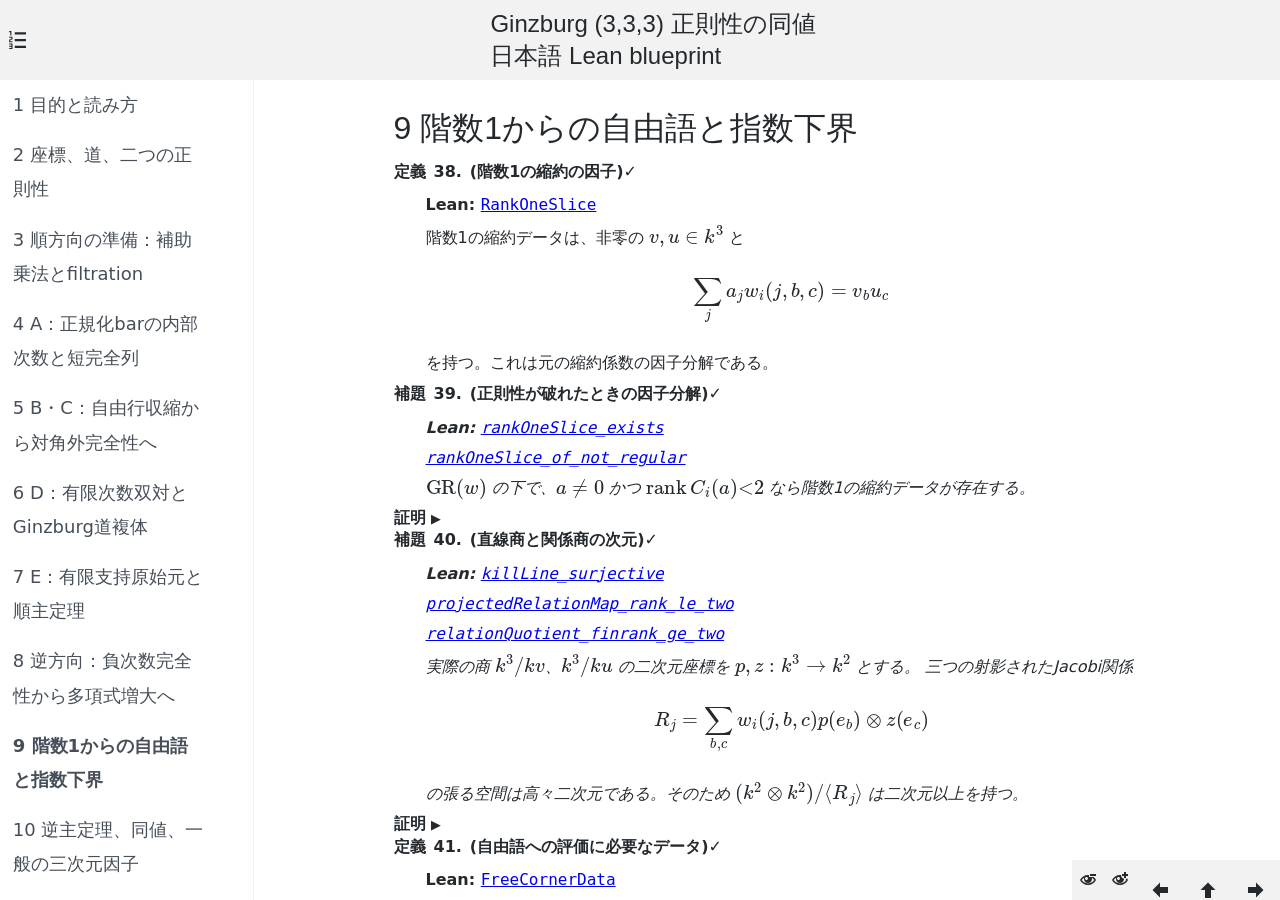
<file: blueprint/web/sect0009.html>
<!DOCTYPE html>
<html lang="ja">
<head>
<script>MathJax = {"tex": {"macros": {"kk": "k", "Bbar": "B", "Jac": "J", "G": "\\mathcal{G}", "wt": "\\operatorname{wt}", "rank": "\\operatorname{rank}", "im": "\\operatorname{im}", "TR": "\\operatorname{TR}", "GR": "\\operatorname{GR}", "spanof": ["\\langle #1\\rangle", 1]}, "inlineMath": [["$", "$"], ["\\(", "\\)"]]}, "options": {"enableMenu": false}};</script>
<script type="text/javascript" src="js/mathjax/tex-chtml-full.js">
</script>
<meta name="generator" content="plasTeX" />
<meta charset="utf-8" />
<meta name="viewport" content="width=device-width, initial-scale=1" />
<title>階数1からの自由語と指数下界</title>
<link rel="next" href="sect0010.html" title="逆主定理、同値、一般の三次元因子" />
<link rel="prev" href="sect0008.html" title="逆方向：負次数完全性から多項式増大へ" />
<link rel="up" href="index.html" title="Ginzburg (3,3,3) 正則性の同値日本語 Lean blueprint" />
<link rel="stylesheet" href="styles/theme-white.css" />
<link rel="stylesheet" href="styles/amsthm.css" />
<link rel="stylesheet" href="styles/showmore.css" />
<link rel="stylesheet" href="styles/blueprint.css" />
<link rel="stylesheet" href="styles/extra_styles.css" />
</head>

<body>
<header>
<svg  id="toc-toggle" class="icon icon-list-numbered "><use xlink:href="symbol-defs.svg#icon-list-numbered"></use></svg>
<h1 id="doc_title"><a href="index.html">Ginzburg (3,3,3) 正則性の同値<br />日本語 Lean blueprint</a></h1>
</header>

<div class="wrapper">
<nav class="toc">
<ul class="sub-toc-0">
<li class="">
  <a href="sect0001.html"><span class="toc_ref">1</span> <span class="toc_entry">目的と読み方</span></a>
 </li>
<li class="">
  <a href="sect0002.html"><span class="toc_ref">2</span> <span class="toc_entry">座標、道、二つの正則性</span></a>
 </li>
<li class="">
  <a href="sect0003.html"><span class="toc_ref">3</span> <span class="toc_entry">順方向の準備：補助乗法とfiltration</span></a>
 </li>
<li class="">
  <a href="sect0004.html"><span class="toc_ref">4</span> <span class="toc_entry">A：正規化barの内部次数と短完全列</span></a>
 </li>
<li class="">
  <a href="sect0005.html"><span class="toc_ref">5</span> <span class="toc_entry">B・C：自由行収縮から対角外完全性へ</span></a>
 </li>
<li class="">
  <a href="sect0006.html"><span class="toc_ref">6</span> <span class="toc_entry">D：有限次数双対とGinzburg道複体</span></a>
 </li>
<li class="">
  <a href="sect0007.html"><span class="toc_ref">7</span> <span class="toc_entry">E：有限支持原始元と順主定理</span></a>
 </li>
<li class="">
  <a href="sect0008.html"><span class="toc_ref">8</span> <span class="toc_entry">逆方向：負次数完全性から多項式増大へ</span></a>
 </li>
<li class=" active current">
  <a href="sect0009.html"><span class="toc_ref">9</span> <span class="toc_entry">階数1からの自由語と指数下界</span></a>
 </li>
<li class="">
  <a href="sect0010.html"><span class="toc_ref">10</span> <span class="toc_entry">逆主定理、同値、一般の三次元因子</span></a>
 </li>
<li class="">
  <a href="sect0011.html"><span class="toc_ref">11</span> <span class="toc_entry">再現と検証範囲</span></a>
 </li>
<li ><a href="dep_graph_document.html">依存グラフ</a></li>
</ul>
</nav>

<div class="content">
<div class="content-wrapper">


<div class="main-text">
<h1 id="a0000000010">9 階数1からの自由語と指数下界</h1>
<div class="definition_thmwrapper theorem-style-definition" id="def:rank-one">
  <div class="definition_thmheading">
    <span class="definition_thmcaption">
    定義
    </span>
    <span class="definition_thmlabel">38</span>
    <span class="definition_thmtitle">階数1の縮約の因子</span>
    <div class="thm_header_extras">


    ✓
        </div>
    <div class="thm_header_hidden_extras">

    <a class="icon proof" href="sect0009.html#def:rank-one">#</a>


    <button class="modal"><svg  class="icon icon-mindmap "><use xlink:href="symbol-defs.svg#icon-mindmap"></use></svg>
</button>
        <div class="modal-container">
      <div class="modal-content">
        <header>
          <h1>依存する項目</h1>
          <button class="closebtn"><svg  class="icon icon-cross "><use xlink:href="symbol-defs.svg#icon-cross"></use></svg>
</button>
        </header>

        <ul class="uses">

          <li><a href="sect0002.html#def:coordinates">定義 1</a></li>

        </ul>

      </div>
    </div>



    <button class="modal lean">L∃∀N</button>
        <div class="modal-container">
      <div class="modal-content">
        <header>
          <h1>Lean declarations</h1>
          <button class="closebtn"><svg  class="icon icon-cross "><use xlink:href="symbol-defs.svg#icon-cross"></use></svg>
</button>
        </header>

        <ul class="uses">

          <li><a href="./find/#doc/Ginzburg333.Converse.RankOneSlice" class="lean_decl">Ginzburg333.Converse.RankOneSlice</a></li>

        </ul>

      </div>
    </div>


        </div>
  </div>
  <div class="definition_thmcontent">

<p><b class="bfseries">Lean: </b><a href ="https://github.com/uedakazushi/ginzburg333-lean/blob/ea11e52179e60a9a64b673f43538a8a448e23b74/Ginzburg333/Converse/Factors.lean#L14"><span class="ttfamily">RankOneSlice</span></a></p>
<p> 階数1の縮約データは、非零の \(v,u\in k^3\) と </p>
<div class="displaymath" id="a0000000053">
  \[  \sum _j a_jw_i(j,b,c)=v_bu_c  \]
</div>
<p> を持つ。これは元の縮約係数の因子分解である。 </p>

  </div>
</div>
<div class="lemma_thmwrapper theorem-style-plain" id="lem:rank-one-factor">
  <div class="lemma_thmheading">
    <span class="lemma_thmcaption">
    補題
    </span>
    <span class="lemma_thmlabel">39</span>
    <span class="lemma_thmtitle">正則性が破れたときの因子分解</span>
    <div class="thm_header_extras">


    ✓
        </div>
    <div class="thm_header_hidden_extras">

    <a class="icon proof" href="sect0009.html#lem:rank-one-factor">#</a>

    <a class="icon proof" href="sect0009.html#a0000000054"><svg  class="icon icon-cogs "><use xlink:href="symbol-defs.svg#icon-cogs"></use></svg>
</a>


    <button class="modal"><svg  class="icon icon-mindmap "><use xlink:href="symbol-defs.svg#icon-mindmap"></use></svg>
</button>
        <div class="modal-container">
      <div class="modal-content">
        <header>
          <h1>依存する項目</h1>
          <button class="closebtn"><svg  class="icon icon-cross "><use xlink:href="symbol-defs.svg#icon-cross"></use></svg>
</button>
        </header>

        <ul class="uses">

          <li><a href="sect0009.html#def:rank-one">定義 38</a></li>

          <li><a href="sect0008.html#lem:rank-zero">補題 33</a></li>

        </ul>

      </div>
    </div>



    <button class="modal lean">L∃∀N</button>
        <div class="modal-container">
      <div class="modal-content">
        <header>
          <h1>Lean declarations</h1>
          <button class="closebtn"><svg  class="icon icon-cross "><use xlink:href="symbol-defs.svg#icon-cross"></use></svg>
</button>
        </header>

        <ul class="uses">

          <li><a href="./find/#doc/Ginzburg333.Converse.rankOneSlice_exists" class="lean_decl">Ginzburg333.Converse.rankOneSlice_exists</a></li>

          <li><a href="./find/#doc/Ginzburg333.Converse.rankOneSlice_of_not_regular" class="lean_decl">Ginzburg333.Converse.rankOneSlice_of_not_regular</a></li>

        </ul>

      </div>
    </div>


        </div>
  </div>
  <div class="lemma_thmcontent">

<p><b class="bfseries">Lean: </b><a href ="https://github.com/uedakazushi/ginzburg333-lean/blob/ea11e52179e60a9a64b673f43538a8a448e23b74/Ginzburg333/Converse/Factors.lean#L21"><span class="ttfamily">rankOneSlice_exists</span></a></p>
<p><a href ="https://github.com/uedakazushi/ginzburg333-lean/blob/ea11e52179e60a9a64b673f43538a8a448e23b74/Ginzburg333/Converse/Factors.lean#L67"><span class="ttfamily">rankOneSlice_of_not_regular</span></a></p>
<p> \(\operatorname {GR}(w)\) の下で、\(a\ne 0\) かつ \(\operatorname {rank}C_i(a){\lt}2\) なら階数1の縮約データが存在する。 </p>

  </div>
</div>
<div class="proof_wrapper" id="a0000000054">
  <div class="proof_heading">
    <span class="proof_caption">
    証明
    </span>
    <span class="expand-proof">▶</span>
  </div>
  <div class="proof_content">
  <p>階数0を除外すると階数は1である。 一次元の像の非零基底 \(u\) を選び、各基底ベクトルの像の係数を \(v_b\) とする。 元の縮約が非零なので \(v\) も非零である。 </p>

  </div>
</div>
<div class="lemma_thmwrapper theorem-style-plain" id="lem:relation-quotient">
  <div class="lemma_thmheading">
    <span class="lemma_thmcaption">
    補題
    </span>
    <span class="lemma_thmlabel">40</span>
    <span class="lemma_thmtitle">直線商と関係商の次元</span>
    <div class="thm_header_extras">


    ✓
        </div>
    <div class="thm_header_hidden_extras">

    <a class="icon proof" href="sect0009.html#lem:relation-quotient">#</a>

    <a class="icon proof" href="sect0009.html#a0000000055"><svg  class="icon icon-cogs "><use xlink:href="symbol-defs.svg#icon-cogs"></use></svg>
</a>


    <button class="modal"><svg  class="icon icon-mindmap "><use xlink:href="symbol-defs.svg#icon-mindmap"></use></svg>
</button>
        <div class="modal-container">
      <div class="modal-content">
        <header>
          <h1>依存する項目</h1>
          <button class="closebtn"><svg  class="icon icon-cross "><use xlink:href="symbol-defs.svg#icon-cross"></use></svg>
</button>
        </header>

        <ul class="uses">

          <li><a href="sect0009.html#def:rank-one">定義 38</a></li>

        </ul>

      </div>
    </div>



    <button class="modal lean">L∃∀N</button>
        <div class="modal-container">
      <div class="modal-content">
        <header>
          <h1>Lean declarations</h1>
          <button class="closebtn"><svg  class="icon icon-cross "><use xlink:href="symbol-defs.svg#icon-cross"></use></svg>
</button>
        </header>

        <ul class="uses">

          <li><a href="./find/#doc/Ginzburg333.Converse.killLine_surjective" class="lean_decl">Ginzburg333.Converse.killLine_surjective</a></li>

          <li><a href="./find/#doc/Ginzburg333.Converse.projectedRelationMap_rank_le_two" class="lean_decl">Ginzburg333.Converse.projectedRelationMap_rank_le_two</a></li>

          <li><a href="./find/#doc/Ginzburg333.Converse.relationQuotient_finrank_ge_two" class="lean_decl">Ginzburg333.Converse.relationQuotient_finrank_ge_two</a></li>

        </ul>

      </div>
    </div>


        </div>
  </div>
  <div class="lemma_thmcontent">

<p><b class="bfseries">Lean: </b><a href ="https://github.com/uedakazushi/ginzburg333-lean/blob/ea11e52179e60a9a64b673f43538a8a448e23b74/Ginzburg333/Converse/Factors.lean#L117"><span class="ttfamily">killLine_surjective</span></a></p>
<p><a href ="https://github.com/uedakazushi/ginzburg333-lean/blob/ea11e52179e60a9a64b673f43538a8a448e23b74/Ginzburg333/Converse/Quotient.lean#L60"><span class="ttfamily">projectedRelationMap_rank_le_two</span></a></p>
<p><a href ="https://github.com/uedakazushi/ginzburg333-lean/blob/ea11e52179e60a9a64b673f43538a8a448e23b74/Ginzburg333/Converse/Quotient.lean#L78"><span class="ttfamily">relationQuotient_finrank_ge_two</span></a></p>
<p> 実際の商 \(k^3/kv\)、\(k^3/ku\) の二次元座標を \(p,z:k^3\to k^2\) とする。 三つの射影されたJacobi関係 </p>
<div class="displaymath" id="a0000000056">
  \[  R_j=\sum _{b,c}w_i(j,b,c)p(e_b)\otimes z(e_c)  \]
</div>
<p> の張る空間は高々二次元である。そのため \((k^2\otimes k^2)/\langle R_j\rangle \) は二次元以上を持つ。 </p>

  </div>
</div>
<div class="proof_wrapper" id="a0000000055">
  <div class="proof_heading">
    <span class="proof_caption">
    証明
    </span>
    <span class="expand-proof">▶</span>
  </div>
  <div class="proof_content">
  <p>\(a\) による関係の線形結合は \(p(v)\otimes z(u)=0\)。 \(a\ne 0\) なので、三次元から関係空間への写像の核は非零である。 階数は2以下。四次元のテンソル積の商の次元は2以上になる。 </p>

  </div>
</div>
<div class="definition_thmwrapper theorem-style-definition" id="def:free-corner">
  <div class="definition_thmheading">
    <span class="definition_thmcaption">
    定義
    </span>
    <span class="definition_thmlabel">41</span>
    <span class="definition_thmtitle">自由語への評価に必要なデータ</span>
    <div class="thm_header_extras">


    ✓
        </div>
    <div class="thm_header_hidden_extras">

    <a class="icon proof" href="sect0009.html#def:free-corner">#</a>


    <button class="modal"><svg  class="icon icon-mindmap "><use xlink:href="symbol-defs.svg#icon-mindmap"></use></svg>
</button>
        <div class="modal-container">
      <div class="modal-content">
        <header>
          <h1>依存する項目</h1>
          <button class="closebtn"><svg  class="icon icon-cross "><use xlink:href="symbol-defs.svg#icon-cross"></use></svg>
</button>
        </header>

        <ul class="uses">

          <li><a href="sect0002.html#def:coordinates">定義 1</a></li>

        </ul>

      </div>
    </div>



    <button class="modal lean">L∃∀N</button>
        <div class="modal-container">
      <div class="modal-content">
        <header>
          <h1>Lean declarations</h1>
          <button class="closebtn"><svg  class="icon icon-cross "><use xlink:href="symbol-defs.svg#icon-cross"></use></svg>
</button>
        </header>

        <ul class="uses">

          <li><a href="./find/#doc/Ginzburg333.Converse.FreeCornerData" class="lean_decl">Ginzburg333.Converse.FreeCornerData</a></li>

        </ul>

      </div>
    </div>


        </div>
  </div>
  <div class="definition_thmcontent">

<p><b class="bfseries">Lean: </b><a href ="https://github.com/uedakazushi/ginzburg333-lean/blob/ea11e52179e60a9a64b673f43538a8a448e23b74/Ginzburg333/Converse/Quotient.lean#L90"><span class="ttfamily">FreeCornerData</span></a></p>
<p> 全射 \(p,z:k^3\to k^2\)、全射 \(o:k^2\otimes k^2\to k^2\) と、 三方向の巡回Jacobi関係が零になる恒等式を記録する。 これは線形写像とその関係式のデータであり、指数下界そのものは含まない。 </p>

  </div>
</div>
<div class="lemma_thmwrapper theorem-style-plain" id="lem:free-corner-exists">
  <div class="lemma_thmheading">
    <span class="lemma_thmcaption">
    補題
    </span>
    <span class="lemma_thmlabel">42</span>
    <span class="lemma_thmtitle">評価データの存在</span>
    <div class="thm_header_extras">


    ✓
        </div>
    <div class="thm_header_hidden_extras">

    <a class="icon proof" href="sect0009.html#lem:free-corner-exists">#</a>

    <a class="icon proof" href="sect0009.html#a0000000057"><svg  class="icon icon-cogs "><use xlink:href="symbol-defs.svg#icon-cogs"></use></svg>
</a>


    <button class="modal"><svg  class="icon icon-mindmap "><use xlink:href="symbol-defs.svg#icon-mindmap"></use></svg>
</button>
        <div class="modal-container">
      <div class="modal-content">
        <header>
          <h1>依存する項目</h1>
          <button class="closebtn"><svg  class="icon icon-cross "><use xlink:href="symbol-defs.svg#icon-cross"></use></svg>
</button>
        </header>

        <ul class="uses">

          <li><a href="sect0009.html#def:rank-one">定義 38</a></li>

          <li><a href="sect0009.html#def:free-corner">定義 41</a></li>

          <li><a href="sect0009.html#lem:relation-quotient">補題 40</a></li>

        </ul>

      </div>
    </div>



    <button class="modal lean">L∃∀N</button>
        <div class="modal-container">
      <div class="modal-content">
        <header>
          <h1>Lean declarations</h1>
          <button class="closebtn"><svg  class="icon icon-cross "><use xlink:href="symbol-defs.svg#icon-cross"></use></svg>
</button>
        </header>

        <ul class="uses">

          <li><a href="./find/#doc/Ginzburg333.Converse.freeCornerData_exists" class="lean_decl">Ginzburg333.Converse.freeCornerData_exists</a></li>

        </ul>

      </div>
    </div>


        </div>
  </div>
  <div class="lemma_thmcontent">

<p><b class="bfseries">Lean: </b><a href ="https://github.com/uedakazushi/ginzburg333-lean/blob/ea11e52179e60a9a64b673f43538a8a448e23b74/Ginzburg333/Converse/Quotient.lean#L101"><span class="ttfamily">freeCornerData_exists</span></a></p>
<p> \(a\ne 0\) と階数1の縮約データから、自由語への評価データを構成できる。 </p>

  </div>
</div>
<div class="proof_wrapper" id="a0000000057">
  <div class="proof_heading">
    <span class="proof_caption">
    証明
    </span>
    <span class="expand-proof">▶</span>
  </div>
  <div class="proof_content">
  <p>\(p,z\) は実際の直線商の座標写像を使う。 関係商の基底から二つの座標を選び、商写像と合成して \(o\) を得る。 第一の関係は商の定義から、他の二つは因子分解と \(p(v)=z(u)=0\) から消える。 </p>

  </div>
</div>
<div class="definition_thmwrapper theorem-style-definition" id="def:matrix-evaluation">
  <div class="definition_thmheading">
    <span class="definition_thmcaption">
    定義
    </span>
    <span class="definition_thmlabel">43</span>
    <span class="definition_thmtitle">自由代数係数の行列評価</span>
    <div class="thm_header_extras">


    ✓
        </div>
    <div class="thm_header_hidden_extras">

    <a class="icon proof" href="sect0009.html#def:matrix-evaluation">#</a>


    <button class="modal"><svg  class="icon icon-mindmap "><use xlink:href="symbol-defs.svg#icon-mindmap"></use></svg>
</button>
        <div class="modal-container">
      <div class="modal-content">
        <header>
          <h1>依存する項目</h1>
          <button class="closebtn"><svg  class="icon icon-cross "><use xlink:href="symbol-defs.svg#icon-cross"></use></svg>
</button>
        </header>

        <ul class="uses">

          <li><a href="sect0009.html#def:free-corner">定義 41</a></li>

          <li><a href="sect0002.html#def:ginzburg">定義 3</a></li>

        </ul>

      </div>
    </div>



    <button class="modal lean">L∃∀N</button>
        <div class="modal-container">
      <div class="modal-content">
        <header>
          <h1>Lean declarations</h1>
          <button class="closebtn"><svg  class="icon icon-cross "><use xlink:href="symbol-defs.svg#icon-cross"></use></svg>
</button>
        </header>

        <ul class="uses">

          <li><a href="./find/#doc/Ginzburg333.Converse.LoopWords" class="lean_decl">Ginzburg333.Converse.LoopWords</a></li>

          <li><a href="./find/#doc/Ginzburg333.Converse.generatorMatrix" class="lean_decl">Ginzburg333.Converse.generatorMatrix</a></li>

          <li><a href="./find/#doc/Ginzburg333.Converse.matrixEvaluation" class="lean_decl">Ginzburg333.Converse.matrixEvaluation</a></li>

        </ul>

      </div>
    </div>


        </div>
  </div>
  <div class="definition_thmcontent">

<p><b class="bfseries">Lean: </b><a href ="https://github.com/uedakazushi/ginzburg333-lean/blob/ea11e52179e60a9a64b673f43538a8a448e23b74/Ginzburg333/Converse/Representation.lean#L10"><span class="ttfamily">LoopWords</span></a></p>
<p><a href ="https://github.com/uedakazushi/ginzburg333-lean/blob/ea11e52179e60a9a64b673f43538a8a448e23b74/Ginzburg333/Converse/Representation.lean#L82"><span class="ttfamily">generatorMatrix</span></a></p>
<p><a href ="https://github.com/uedakazushi/ginzburg333-lean/blob/ea11e52179e60a9a64b673f43538a8a448e23b74/Ginzburg333/Converse/Representation.lean#L90"><span class="ttfamily">matrixEvaluation</span></a></p>
<p> \(F=k\langle T_0,T_1\rangle \) を実際の自由モノイドのモノイド代数とする。 \(F\) 上の \(4\times 4\) 行列を用い、三種類の順矢をブロック \(1,2,1\) の間に配置する。 \(i\) の順矢は \(a_bE_{0,3}\)、\(i+1\) の順矢は \(p(e_b)\) の列、 \(i+2\) の順矢は \(o\) の出力を自由文字にした行とする。 逆矢とloopの像は零。語の像は生成元行列の順序付き積で、有限線形結合へ拡張する。 </p>

  </div>
</div>
<div class="lemma_thmwrapper theorem-style-plain" id="lem:matrix-relations">
  <div class="lemma_thmheading">
    <span class="lemma_thmcaption">
    補題
    </span>
    <span class="lemma_thmlabel">44</span>
    <span class="lemma_thmtitle">全生成元の微分の消滅</span>
    <div class="thm_header_extras">


    ✓
        </div>
    <div class="thm_header_hidden_extras">

    <a class="icon proof" href="sect0009.html#lem:matrix-relations">#</a>

    <a class="icon proof" href="sect0009.html#a0000000058"><svg  class="icon icon-cogs "><use xlink:href="symbol-defs.svg#icon-cogs"></use></svg>
</a>


    <button class="modal"><svg  class="icon icon-mindmap "><use xlink:href="symbol-defs.svg#icon-mindmap"></use></svg>
</button>
        <div class="modal-container">
      <div class="modal-content">
        <header>
          <h1>依存する項目</h1>
          <button class="closebtn"><svg  class="icon icon-cross "><use xlink:href="symbol-defs.svg#icon-cross"></use></svg>
</button>
        </header>

        <ul class="uses">

          <li><a href="sect0009.html#def:matrix-evaluation">定義 43</a></li>

          <li><a href="sect0009.html#lem:free-corner-exists">補題 42</a></li>

        </ul>

      </div>
    </div>



    <button class="modal lean">L∃∀N</button>
        <div class="modal-container">
      <div class="modal-content">
        <header>
          <h1>Lean declarations</h1>
          <button class="closebtn"><svg  class="icon icon-cross "><use xlink:href="symbol-defs.svg#icon-cross"></use></svg>
</button>
        </header>

        <ul class="uses">

          <li><a href="./find/#doc/Ginzburg333.Converse.matrixEvaluation_generator_differential" class="lean_decl">Ginzburg333.Converse.matrixEvaluation_generator_differential</a></li>

        </ul>

      </div>
    </div>


        </div>
  </div>
  <div class="lemma_thmcontent">

<p><b class="bfseries">Lean: </b><a href ="https://github.com/uedakazushi/ginzburg333-lean/blob/ea11e52179e60a9a64b673f43538a8a448e23b74/Ginzburg333/Converse/MatrixRelations.lean#L94"><span class="ttfamily">matrixEvaluation_generator_differential</span></a></p>
<p> 全ての生成元 \(g\) に対し、行列評価は元の生成元微分 \(dg\) を零へ送る。 </p>

  </div>
</div>
<div class="proof_wrapper" id="a0000000058">
  <div class="proof_heading">
    <span class="proof_caption">
    証明
    </span>
    <span class="expand-proof">▶</span>
  </div>
  <div class="proof_content">
  <p>逆矢の微分の像は、評価データの三種類の関係式になる。 頂点を巡回して三場合を扱う。 loopの微分は逆矢の像が零なので消える。順矢の微分は最初から零である。 </p>

  </div>
</div>
<div class="lemma_thmwrapper theorem-style-plain" id="lem:jacobi-evaluation">
  <div class="lemma_thmheading">
    <span class="lemma_thmcaption">
    補題
    </span>
    <span class="lemma_thmlabel">45</span>
    <span class="lemma_thmtitle">実際の道とJacobi商への接続</span>
    <div class="thm_header_extras">


    ✓
        </div>
    <div class="thm_header_hidden_extras">

    <a class="icon proof" href="sect0009.html#lem:jacobi-evaluation">#</a>

    <a class="icon proof" href="sect0009.html#a0000000059"><svg  class="icon icon-cogs "><use xlink:href="symbol-defs.svg#icon-cogs"></use></svg>
</a>


    <button class="modal"><svg  class="icon icon-mindmap "><use xlink:href="symbol-defs.svg#icon-mindmap"></use></svg>
</button>
        <div class="modal-container">
      <div class="modal-content">
        <header>
          <h1>依存する項目</h1>
          <button class="closebtn"><svg  class="icon icon-cross "><use xlink:href="symbol-defs.svg#icon-cross"></use></svg>
</button>
        </header>

        <ul class="uses">

          <li><a href="sect0009.html#def:matrix-evaluation">定義 43</a></li>

          <li><a href="sect0008.html#def:jacobi">定義 31</a></li>

          <li><a href="sect0009.html#lem:matrix-relations">補題 44</a></li>

        </ul>

      </div>
    </div>



    <button class="modal lean">L∃∀N</button>
        <div class="modal-container">
      <div class="modal-content">
        <header>
          <h1>Lean declarations</h1>
          <button class="closebtn"><svg  class="icon icon-cross "><use xlink:href="symbol-defs.svg#icon-cross"></use></svg>
</button>
        </header>

        <ul class="uses">

          <li><a href="./find/#doc/Ginzburg333.Converse.wordToPaths_bigraded" class="lean_decl">Ginzburg333.Converse.wordToPaths_bigraded</a></li>

          <li><a href="./find/#doc/Ginzburg333.Converse.pathMatrixEvaluation_differential" class="lean_decl">Ginzburg333.Converse.pathMatrixEvaluation_differential</a></li>

          <li><a href="./find/#doc/Ginzburg333.Converse.jacobiEvaluation" class="lean_decl">Ginzburg333.Converse.jacobiEvaluation</a></li>

        </ul>

      </div>
    </div>


        </div>
  </div>
  <div class="lemma_thmcontent">

<p><b class="bfseries">Lean: </b><a href ="https://github.com/uedakazushi/ginzburg333-lean/blob/ea11e52179e60a9a64b673f43538a8a448e23b74/Ginzburg333/Converse/WordMap.lean#L82"><span class="ttfamily">wordToPaths_bigraded</span></a></p>
<p><a href ="https://github.com/uedakazushi/ginzburg333-lean/blob/ea11e52179e60a9a64b673f43538a8a448e23b74/Ginzburg333/Converse/JacobiMap.lean#L32"><span class="ttfamily">pathMatrixEvaluation_differential</span></a></p>
<p><a href ="https://github.com/uedakazushi/ginzburg333-lean/blob/ea11e52179e60a9a64b673f43538a8a448e23b74/Ginzburg333/Converse/JacobiMap.lean#L56"><span class="ttfamily">jacobiEvaluation</span></a></p>
<p> 行列評価は任意の有限支持の実際の有効道 \(x\) に対して \(dx\) を零へ送る。 したがって \(J_n(w)\to F\) という線形写像を、行列の \((0,0)\) 成分から得る。 同じ始終点を持つ重み \(n\) の順矢語の有限線形結合は、実際の次数 \((n,0)\) の道成分へ写る。 </p>

  </div>
</div>
<div class="proof_wrapper" id="a0000000059">
  <div class="proof_heading">
    <span class="proof_caption">
    証明
    </span>
    <span class="expand-proof">▶</span>
  </div>
  <div class="proof_content">
  <p>語の導分の再帰式と評価の積との両立から、全語の微分の像が消える。 有効道を有限語へ忘れる写像と元の微分の可換性を使い、実際の道微分にも適用する。 その像を消すので実際の微分の像の商へ降りる。 持ち上げに用いる語の頂点・始終点条件は別途保持する。 </p>

  </div>
</div>
<div class="lemma_thmwrapper theorem-style-plain" id="lem:loop-lifts">
  <div class="lemma_thmheading">
    <span class="lemma_thmcaption">
    補題
    </span>
    <span class="lemma_thmlabel">46</span>
    <span class="lemma_thmtitle">二つの自由文字の閉道持ち上げ</span>
    <div class="thm_header_extras">


    ✓
        </div>
    <div class="thm_header_hidden_extras">

    <a class="icon proof" href="sect0009.html#lem:loop-lifts">#</a>

    <a class="icon proof" href="sect0009.html#a0000000060"><svg  class="icon icon-cogs "><use xlink:href="symbol-defs.svg#icon-cogs"></use></svg>
</a>


    <button class="modal"><svg  class="icon icon-mindmap "><use xlink:href="symbol-defs.svg#icon-mindmap"></use></svg>
</button>
        <div class="modal-container">
      <div class="modal-content">
        <header>
          <h1>依存する項目</h1>
          <button class="closebtn"><svg  class="icon icon-cross "><use xlink:href="symbol-defs.svg#icon-cross"></use></svg>
</button>
        </header>

        <ul class="uses">

          <li><a href="sect0009.html#def:matrix-evaluation">定義 43</a></li>

          <li><a href="sect0009.html#lem:free-corner-exists">補題 42</a></li>

          <li><a href="sect0009.html#lem:jacobi-evaluation">補題 45</a></li>

        </ul>

      </div>
    </div>



    <button class="modal lean">L∃∀N</button>
        <div class="modal-container">
      <div class="modal-content">
        <header>
          <h1>Lean declarations</h1>
          <button class="closebtn"><svg  class="icon icon-cross "><use xlink:href="symbol-defs.svg#icon-cross"></use></svg>
</button>
        </header>

        <ul class="uses">

          <li><a href="./find/#doc/Ginzburg333.Converse.loopLiftData_exists" class="lean_decl">Ginzburg333.Converse.loopLiftData_exists</a></li>

          <li><a href="./find/#doc/Ginzburg333.Converse.liftFreeWord_closed" class="lean_decl">Ginzburg333.Converse.liftFreeWord_closed</a></li>

          <li><a href="./find/#doc/Ginzburg333.Converse.liftFreeWord_entry00" class="lean_decl">Ginzburg333.Converse.liftFreeWord_entry00</a></li>

        </ul>

      </div>
    </div>


        </div>
  </div>
  <div class="lemma_thmcontent">

<p><b class="bfseries">Lean: </b><a href ="https://github.com/uedakazushi/ginzburg333-lean/blob/ea11e52179e60a9a64b673f43538a8a448e23b74/Ginzburg333/Converse/LoopLifts.lean#L100"><span class="ttfamily">loopLiftData_exists</span></a></p>
<p><a href ="https://github.com/uedakazushi/ginzburg333-lean/blob/ea11e52179e60a9a64b673f43538a8a448e23b74/Ginzburg333/Converse/LoopLifts.lean#L116"><span class="ttfamily">liftFreeWord_closed</span></a></p>
<p><a href ="https://github.com/uedakazushi/ginzburg333-lean/blob/ea11e52179e60a9a64b673f43538a8a448e23b74/Ginzburg333/Converse/LoopLifts.lean#L136"><span class="ttfamily">liftFreeWord_entry00</span></a></p>
<p> \(a\ne 0\) なら、二つの自由文字は内部次数3・次数0の有限支持閉道へ持ち上がる。 任意の自由語 \(s\) は、同じ頂点の内部次数 \(3|s|\) の閉道の有限線形結合に持ち上がり、 評価の \((0,0)\) 成分は自由モノイド基底の \(s\) に等しい。 </p>

  </div>
</div>
<div class="proof_wrapper" id="a0000000060">
  <div class="proof_heading">
    <span class="proof_caption">
    証明
    </span>
    <span class="expand-proof">▶</span>
  </div>
  <div class="proof_content">
  <p>\(a_{a_0}\ne 0\) を選ぶ。\(o\circ (p\otimes z)\) の全射性から二つの座標単位を持ち上げ、 \([x_{i,a_0},x_{i+2,c},x_{i+1,b}]\) の有限和を作る。 この語は始点 \(i+1\) の閉道であり、\(a_{a_0}^{-1}\) で正規化する。 自由語の連結に沿って再帰的に閉道を連結する。空語の \((0,0)\) 成分も1である。 </p>

  </div>
</div>
<div class="theorem_thmwrapper theorem-style-plain" id="thm:exponential-growth">
  <div class="theorem_thmheading">
    <span class="theorem_thmcaption">
    定理
    </span>
    <span class="theorem_thmlabel">47</span>
    <span class="theorem_thmtitle">実際のJacobi商の指数下界</span>
    <div class="thm_header_extras">


    ✓
        </div>
    <div class="thm_header_hidden_extras">

    <a class="icon proof" href="sect0009.html#thm:exponential-growth">#</a>

    <a class="icon proof" href="sect0009.html#a0000000061"><svg  class="icon icon-cogs "><use xlink:href="symbol-defs.svg#icon-cogs"></use></svg>
</a>


    <button class="modal"><svg  class="icon icon-mindmap "><use xlink:href="symbol-defs.svg#icon-mindmap"></use></svg>
</button>
        <div class="modal-container">
      <div class="modal-content">
        <header>
          <h1>依存する項目</h1>
          <button class="closebtn"><svg  class="icon icon-cross "><use xlink:href="symbol-defs.svg#icon-cross"></use></svg>
</button>
        </header>

        <ul class="uses">

          <li><a href="sect0009.html#def:free-corner">定義 41</a></li>

          <li><a href="sect0008.html#def:jacobi">定義 31</a></li>

          <li><a href="sect0009.html#lem:loop-lifts">補題 46</a></li>

          <li><a href="sect0009.html#lem:jacobi-evaluation">補題 45</a></li>

        </ul>

      </div>
    </div>



    <button class="modal lean">L∃∀N</button>
        <div class="modal-container">
      <div class="modal-content">
        <header>
          <h1>Lean declarations</h1>
          <button class="closebtn"><svg  class="icon icon-cross "><use xlink:href="symbol-defs.svg#icon-cross"></use></svg>
</button>
        </header>

        <ul class="uses">

          <li><a href="./find/#doc/Ginzburg333.Converse.freeCorner_exponential_lower_bound" class="lean_decl">Ginzburg333.Converse.freeCorner_exponential_lower_bound</a></li>

        </ul>

      </div>
    </div>


        </div>
  </div>
  <div class="theorem_thmcontent">

<p><b class="bfseries">Lean: </b><a href ="https://github.com/uedakazushi/ginzburg333-lean/blob/ea11e52179e60a9a64b673f43538a8a448e23b74/Ginzburg333/Converse/Growth.lean#L11"><span class="ttfamily">freeCorner_exponential_lower_bound</span></a></p>
<p> \(a\ne 0\) と自由語への評価データがあるとき、全ての \(m\ge 0\) で </p>
<div class="displaymath" id="a0000000062">
  \[  2^m\le \dim _kJ_{3m}(w).  \]
</div>

  </div>
</div>
<div class="proof_wrapper" id="a0000000061">
  <div class="proof_heading">
    <span class="proof_caption">
    証明
    </span>
    <span class="expand-proof">▶</span>
  </div>
  <div class="proof_content">
  <p>長さ \(m\) の二文字自由語に対応する \(2^m\) 個の閉道持ち上げを、実際のJacobi商へ送る。 それらの評価は異なる自由モノイド基底なので線形独立である。 線形写像の像が独立なら、元の商の元も独立である。 したがって高次の関係がこれらの元を追加で潰すことはない。 </p>

  </div>
</div>

</div> <!--main-text -->
</div> <!-- content-wrapper -->
</div> <!-- content -->
</div> <!-- wrapper -->

<nav class="prev_up_next">
  <svg  id="showmore-minus" class="icon icon-eye-minus showmore"><use xlink:href="symbol-defs.svg#icon-eye-minus"></use></svg>

  <svg  id="showmore-plus" class="icon icon-eye-plus showmore"><use xlink:href="symbol-defs.svg#icon-eye-plus"></use></svg>

  <a href="sect0008.html" title="逆方向：負次数完全性から多項式増大へ"><svg  class="icon icon-arrow-left "><use xlink:href="symbol-defs.svg#icon-arrow-left"></use></svg>
</a>
  <a href="index.html" title="Ginzburg (3,3,3) 正則性の同値日本語 Lean blueprint"><svg  class="icon icon-arrow-up "><use xlink:href="symbol-defs.svg#icon-arrow-up"></use></svg>
</a>
  <a href="sect0010.html" title="逆主定理、同値、一般の三次元因子"><svg  class="icon icon-arrow-right "><use xlink:href="symbol-defs.svg#icon-arrow-right"></use></svg>
</a>
</nav>

<script type="text/javascript" src="js/jquery.min.js"></script>
<script type="text/javascript" src="js/plastex.js"></script>
<script type="text/javascript" src="js/svgxuse.js"></script>
<script type="text/javascript" src="js/js.cookie.min.js"></script>
<script type="text/javascript" src="js/showmore.js"></script>
</body>
</html>
</file>
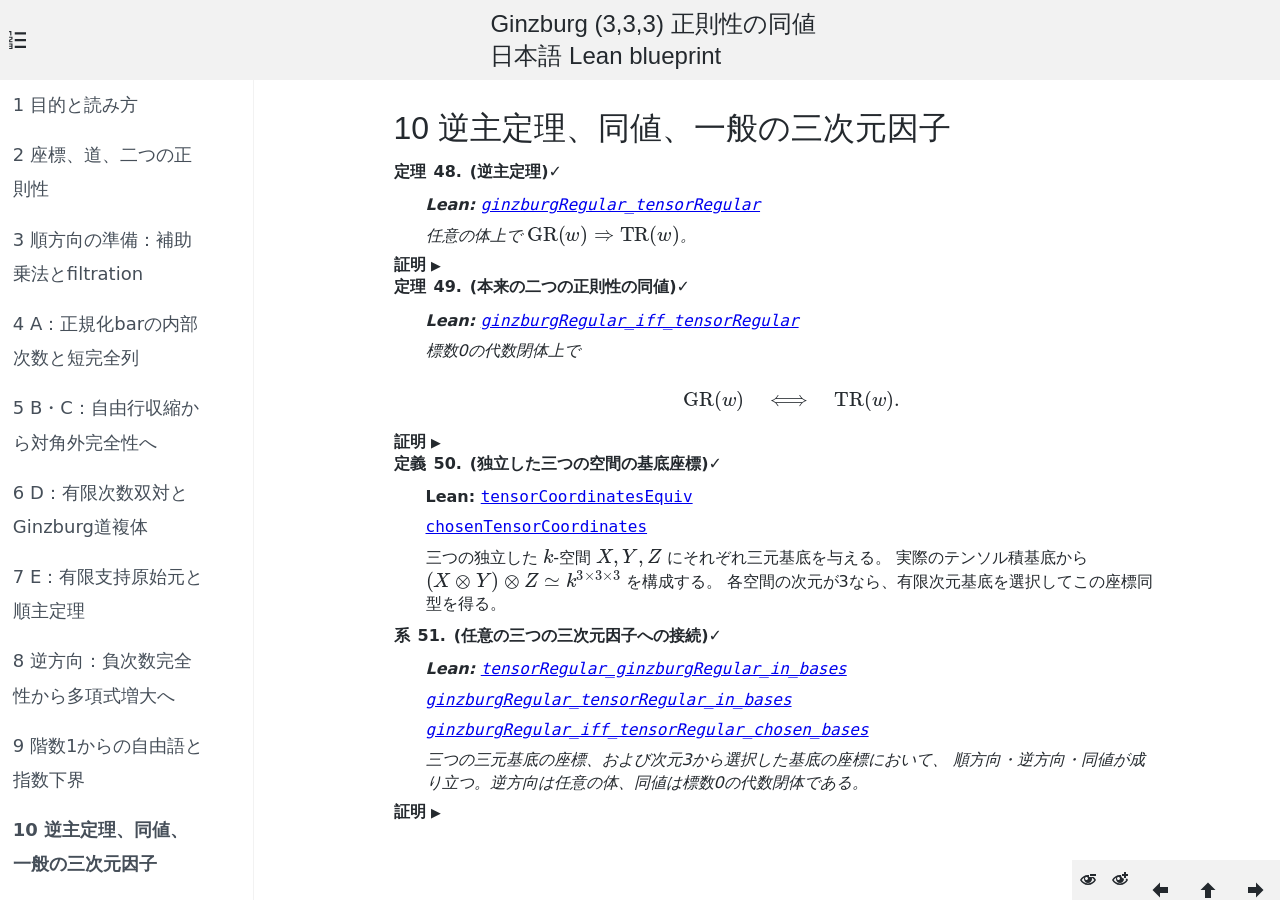
<file: blueprint/web/sect0010.html>
<!DOCTYPE html>
<html lang="ja">
<head>
<script>MathJax = {"tex": {"macros": {"kk": "k", "Bbar": "B", "Jac": "J", "G": "\\mathcal{G}", "wt": "\\operatorname{wt}", "rank": "\\operatorname{rank}", "im": "\\operatorname{im}", "TR": "\\operatorname{TR}", "GR": "\\operatorname{GR}", "spanof": ["\\langle #1\\rangle", 1]}, "inlineMath": [["$", "$"], ["\\(", "\\)"]]}, "options": {"enableMenu": false}};</script>
<script type="text/javascript" src="js/mathjax/tex-chtml-full.js">
</script>
<meta name="generator" content="plasTeX" />
<meta charset="utf-8" />
<meta name="viewport" content="width=device-width, initial-scale=1" />
<title>逆主定理、同値、一般の三次元因子</title>
<link rel="next" href="sect0011.html" title="再現と検証範囲" />
<link rel="prev" href="sect0009.html" title="階数1からの自由語と指数下界" />
<link rel="up" href="index.html" title="Ginzburg (3,3,3) 正則性の同値日本語 Lean blueprint" />
<link rel="stylesheet" href="styles/theme-white.css" />
<link rel="stylesheet" href="styles/amsthm.css" />
<link rel="stylesheet" href="styles/showmore.css" />
<link rel="stylesheet" href="styles/blueprint.css" />
<link rel="stylesheet" href="styles/extra_styles.css" />
</head>

<body>
<header>
<svg  id="toc-toggle" class="icon icon-list-numbered "><use xlink:href="symbol-defs.svg#icon-list-numbered"></use></svg>
<h1 id="doc_title"><a href="index.html">Ginzburg (3,3,3) 正則性の同値<br />日本語 Lean blueprint</a></h1>
</header>

<div class="wrapper">
<nav class="toc">
<ul class="sub-toc-0">
<li class="">
  <a href="sect0001.html"><span class="toc_ref">1</span> <span class="toc_entry">目的と読み方</span></a>
 </li>
<li class="">
  <a href="sect0002.html"><span class="toc_ref">2</span> <span class="toc_entry">座標、道、二つの正則性</span></a>
 </li>
<li class="">
  <a href="sect0003.html"><span class="toc_ref">3</span> <span class="toc_entry">順方向の準備：補助乗法とfiltration</span></a>
 </li>
<li class="">
  <a href="sect0004.html"><span class="toc_ref">4</span> <span class="toc_entry">A：正規化barの内部次数と短完全列</span></a>
 </li>
<li class="">
  <a href="sect0005.html"><span class="toc_ref">5</span> <span class="toc_entry">B・C：自由行収縮から対角外完全性へ</span></a>
 </li>
<li class="">
  <a href="sect0006.html"><span class="toc_ref">6</span> <span class="toc_entry">D：有限次数双対とGinzburg道複体</span></a>
 </li>
<li class="">
  <a href="sect0007.html"><span class="toc_ref">7</span> <span class="toc_entry">E：有限支持原始元と順主定理</span></a>
 </li>
<li class="">
  <a href="sect0008.html"><span class="toc_ref">8</span> <span class="toc_entry">逆方向：負次数完全性から多項式増大へ</span></a>
 </li>
<li class="">
  <a href="sect0009.html"><span class="toc_ref">9</span> <span class="toc_entry">階数1からの自由語と指数下界</span></a>
 </li>
<li class=" active current">
  <a href="sect0010.html"><span class="toc_ref">10</span> <span class="toc_entry">逆主定理、同値、一般の三次元因子</span></a>
 </li>
<li class="">
  <a href="sect0011.html"><span class="toc_ref">11</span> <span class="toc_entry">再現と検証範囲</span></a>
 </li>
<li ><a href="dep_graph_document.html">依存グラフ</a></li>
</ul>
</nav>

<div class="content">
<div class="content-wrapper">


<div class="main-text">
<h1 id="a0000000011">10 逆主定理、同値、一般の三次元因子</h1>
<div class="theorem_thmwrapper theorem-style-plain" id="thm:converse">
  <div class="theorem_thmheading">
    <span class="theorem_thmcaption">
    定理
    </span>
    <span class="theorem_thmlabel">48</span>
    <span class="theorem_thmtitle">逆主定理</span>
    <div class="thm_header_extras">


    ✓
        </div>
    <div class="thm_header_hidden_extras">

    <a class="icon proof" href="sect0010.html#thm:converse">#</a>

    <a class="icon proof" href="sect0010.html#a0000000063"><svg  class="icon icon-cogs "><use xlink:href="symbol-defs.svg#icon-cogs"></use></svg>
</a>


    <button class="modal"><svg  class="icon icon-mindmap "><use xlink:href="symbol-defs.svg#icon-mindmap"></use></svg>
</button>
        <div class="modal-container">
      <div class="modal-content">
        <header>
          <h1>依存する項目</h1>
          <button class="closebtn"><svg  class="icon icon-cross "><use xlink:href="symbol-defs.svg#icon-cross"></use></svg>
</button>
        </header>

        <ul class="uses">

          <li><a href="sect0002.html#def:tensor-regular">定義 2</a></li>

          <li><a href="sect0002.html#def:ginzburg-regular">定義 5</a></li>

          <li><a href="sect0009.html#lem:rank-one-factor">補題 39</a></li>

          <li><a href="sect0009.html#lem:free-corner-exists">補題 42</a></li>

          <li><a href="sect0008.html#thm:quadratic-growth">定理 37</a></li>

          <li><a href="sect0009.html#thm:exponential-growth">定理 47</a></li>

        </ul>

      </div>
    </div>



    <button class="modal lean">L∃∀N</button>
        <div class="modal-container">
      <div class="modal-content">
        <header>
          <h1>Lean declarations</h1>
          <button class="closebtn"><svg  class="icon icon-cross "><use xlink:href="symbol-defs.svg#icon-cross"></use></svg>
</button>
        </header>

        <ul class="uses">

          <li><a href="./find/#doc/Ginzburg333.ginzburgRegular_tensorRegular" class="lean_decl">Ginzburg333.ginzburgRegular_tensorRegular</a></li>

        </ul>

      </div>
    </div>


        </div>
  </div>
  <div class="theorem_thmcontent">

<p><b class="bfseries">Lean: </b><a href ="https://github.com/uedakazushi/ginzburg333-lean/blob/ea11e52179e60a9a64b673f43538a8a448e23b74/Ginzburg333/Converse/Main.lean#L9"><span class="ttfamily">ginzburgRegular_tensorRegular</span></a></p>
<p> 任意の体上で \(\operatorname {GR}(w)\Rightarrow \operatorname {TR}(w)\)。 </p>

  </div>
</div>
<div class="proof_wrapper" id="a0000000063">
  <div class="proof_heading">
    <span class="proof_caption">
    証明
    </span>
    <span class="expand-proof">▶</span>
  </div>
  <div class="proof_content">
  <p>正則性が破れる縮約を取る。階数0は排除されるので、階数1の因子分解から評価データを作る。 \(m=12\) の指数下界により \(\dim J_{36}(w)\ge 4096\)。 負次数完全性から同じ実際の商の次元は2109である。矛盾する。 </p>

  </div>
</div>
<div class="theorem_thmwrapper theorem-style-plain" id="thm:equivalence">
  <div class="theorem_thmheading">
    <span class="theorem_thmcaption">
    定理
    </span>
    <span class="theorem_thmlabel">49</span>
    <span class="theorem_thmtitle">本来の二つの正則性の同値</span>
    <div class="thm_header_extras">


    ✓
        </div>
    <div class="thm_header_hidden_extras">

    <a class="icon proof" href="sect0010.html#thm:equivalence">#</a>

    <a class="icon proof" href="sect0010.html#a0000000064"><svg  class="icon icon-cogs "><use xlink:href="symbol-defs.svg#icon-cogs"></use></svg>
</a>


    <button class="modal"><svg  class="icon icon-mindmap "><use xlink:href="symbol-defs.svg#icon-mindmap"></use></svg>
</button>
        <div class="modal-container">
      <div class="modal-content">
        <header>
          <h1>依存する項目</h1>
          <button class="closebtn"><svg  class="icon icon-cross "><use xlink:href="symbol-defs.svg#icon-cross"></use></svg>
</button>
        </header>

        <ul class="uses">

          <li><a href="sect0002.html#def:tensor-regular">定義 2</a></li>

          <li><a href="sect0002.html#def:ginzburg-regular">定義 5</a></li>

          <li><a href="sect0007.html#thm:forward">定理 30</a></li>

          <li><a href="sect0010.html#thm:converse">定理 48</a></li>

        </ul>

      </div>
    </div>



    <button class="modal lean">L∃∀N</button>
        <div class="modal-container">
      <div class="modal-content">
        <header>
          <h1>Lean declarations</h1>
          <button class="closebtn"><svg  class="icon icon-cross "><use xlink:href="symbol-defs.svg#icon-cross"></use></svg>
</button>
        </header>

        <ul class="uses">

          <li><a href="./find/#doc/Ginzburg333.ginzburgRegular_iff_tensorRegular" class="lean_decl">Ginzburg333.ginzburgRegular_iff_tensorRegular</a></li>

        </ul>

      </div>
    </div>


        </div>
  </div>
  <div class="theorem_thmcontent">

<p><b class="bfseries">Lean: </b><a href ="https://github.com/uedakazushi/ginzburg333-lean/blob/ea11e52179e60a9a64b673f43538a8a448e23b74/Ginzburg333/Converse/Main.lean#L24"><span class="ttfamily">ginzburgRegular_iff_tensorRegular</span></a></p>
<p> 標数0の代数閉体上で </p>
<div class="displaymath" id="a0000000065">
  \[  \operatorname {GR}(w)\quad \Longleftrightarrow \quad \operatorname {TR}(w).  \]
</div>

  </div>
</div>
<div class="proof_wrapper" id="a0000000064">
  <div class="proof_heading">
    <span class="proof_caption">
    証明
    </span>
    <span class="expand-proof">▶</span>
  </div>
  <div class="proof_content">
  <p>元の二つの述語に対して証明した両主定理を組み合わせる。 </p>

  </div>
</div>
<div class="definition_thmwrapper theorem-style-definition" id="def:bases">
  <div class="definition_thmheading">
    <span class="definition_thmcaption">
    定義
    </span>
    <span class="definition_thmlabel">50</span>
    <span class="definition_thmtitle">独立した三つの空間の基底座標</span>
    <div class="thm_header_extras">


    ✓
        </div>
    <div class="thm_header_hidden_extras">

    <a class="icon proof" href="sect0010.html#def:bases">#</a>


    <button class="modal"><svg  class="icon icon-mindmap "><use xlink:href="symbol-defs.svg#icon-mindmap"></use></svg>
</button>
        <div class="modal-container">
      <div class="modal-content">
        <header>
          <h1>依存する項目</h1>
          <button class="closebtn"><svg  class="icon icon-cross "><use xlink:href="symbol-defs.svg#icon-cross"></use></svg>
</button>
        </header>

        <ul class="uses">

          <li><a href="sect0002.html#def:coordinates">定義 1</a></li>

        </ul>

      </div>
    </div>



    <button class="modal lean">L∃∀N</button>
        <div class="modal-container">
      <div class="modal-content">
        <header>
          <h1>Lean declarations</h1>
          <button class="closebtn"><svg  class="icon icon-cross "><use xlink:href="symbol-defs.svg#icon-cross"></use></svg>
</button>
        </header>

        <ul class="uses">

          <li><a href="./find/#doc/Ginzburg333.Comparison.tensorCoordinatesEquiv" class="lean_decl">Ginzburg333.Comparison.tensorCoordinatesEquiv</a></li>

          <li><a href="./find/#doc/Ginzburg333.Comparison.chosenTensorCoordinates" class="lean_decl">Ginzburg333.Comparison.chosenTensorCoordinates</a></li>

        </ul>

      </div>
    </div>


        </div>
  </div>
  <div class="definition_thmcontent">

<p><b class="bfseries">Lean: </b><a href ="https://github.com/uedakazushi/ginzburg333-lean/blob/ea11e52179e60a9a64b673f43538a8a448e23b74/Ginzburg333/Comparison/Bases.lean#L19"><span class="ttfamily">tensorCoordinatesEquiv</span></a></p>
<p><a href ="https://github.com/uedakazushi/ginzburg333-lean/blob/ea11e52179e60a9a64b673f43538a8a448e23b74/Ginzburg333/Comparison/Bases.lean#L40"><span class="ttfamily">chosenTensorCoordinates</span></a></p>
<p> 三つの独立した \(k\)-空間 \(X,Y,Z\) にそれぞれ三元基底を与える。 実際のテンソル積基底から \((X\otimes Y)\otimes Z\simeq k^{3\times 3\times 3}\) を構成する。 各空間の次元が3なら、有限次元基底を選択してこの座標同型を得る。 </p>

  </div>
</div>
<div class="corollary_thmwrapper theorem-style-plain" id="cor:bases">
  <div class="corollary_thmheading">
    <span class="corollary_thmcaption">
    系
    </span>
    <span class="corollary_thmlabel">51</span>
    <span class="corollary_thmtitle">任意の三つの三次元因子への接続</span>
    <div class="thm_header_extras">


    ✓
        </div>
    <div class="thm_header_hidden_extras">

    <a class="icon proof" href="sect0010.html#cor:bases">#</a>

    <a class="icon proof" href="sect0010.html#a0000000066"><svg  class="icon icon-cogs "><use xlink:href="symbol-defs.svg#icon-cogs"></use></svg>
</a>


    <button class="modal"><svg  class="icon icon-mindmap "><use xlink:href="symbol-defs.svg#icon-mindmap"></use></svg>
</button>
        <div class="modal-container">
      <div class="modal-content">
        <header>
          <h1>依存する項目</h1>
          <button class="closebtn"><svg  class="icon icon-cross "><use xlink:href="symbol-defs.svg#icon-cross"></use></svg>
</button>
        </header>

        <ul class="uses">

          <li><a href="sect0010.html#def:bases">定義 50</a></li>

          <li><a href="sect0007.html#thm:forward">定理 30</a></li>

          <li><a href="sect0010.html#thm:converse">定理 48</a></li>

          <li><a href="sect0010.html#thm:equivalence">定理 49</a></li>

        </ul>

      </div>
    </div>



    <button class="modal lean">L∃∀N</button>
        <div class="modal-container">
      <div class="modal-content">
        <header>
          <h1>Lean declarations</h1>
          <button class="closebtn"><svg  class="icon icon-cross "><use xlink:href="symbol-defs.svg#icon-cross"></use></svg>
</button>
        </header>

        <ul class="uses">

          <li><a href="./find/#doc/Ginzburg333.Comparison.tensorRegular_ginzburgRegular_in_bases" class="lean_decl">Ginzburg333.Comparison.tensorRegular_ginzburgRegular_in_bases</a></li>

          <li><a href="./find/#doc/Ginzburg333.Comparison.ginzburgRegular_tensorRegular_in_bases" class="lean_decl">Ginzburg333.Comparison.ginzburgRegular_tensorRegular_in_bases</a></li>

          <li><a href="./find/#doc/Ginzburg333.Comparison.ginzburgRegular_iff_tensorRegular_chosen_bases" class="lean_decl">Ginzburg333.Comparison.ginzburgRegular_iff_tensorRegular_chosen_bases</a></li>

        </ul>

      </div>
    </div>


        </div>
  </div>
  <div class="corollary_thmcontent">

<p><b class="bfseries">Lean: </b><a href ="https://github.com/uedakazushi/ginzburg333-lean/blob/ea11e52179e60a9a64b673f43538a8a448e23b74/Ginzburg333/Comparison/Bases.lean#L31"><span class="ttfamily">tensorRegular_ginzburgRegular_in_bases</span></a></p>
<p><a href ="https://github.com/uedakazushi/ginzburg333-lean/blob/ea11e52179e60a9a64b673f43538a8a448e23b74/Ginzburg333/Converse/Main.lean#L35"><span class="ttfamily">ginzburgRegular_tensorRegular_in_bases</span></a></p>
<p><a href ="https://github.com/uedakazushi/ginzburg333-lean/blob/ea11e52179e60a9a64b673f43538a8a448e23b74/Ginzburg333/Converse/Main.lean#L58"><span class="ttfamily">ginzburgRegular_iff_tensorRegular_chosen_bases</span></a></p>
<p> 三つの三元基底の座標、および次元3から選択した基底の座標において、 順方向・逆方向・同値が成り立つ。逆方向は任意の体、同値は標数0の代数閉体である。 </p>

  </div>
</div>
<div class="proof_wrapper" id="a0000000066">
  <div class="proof_heading">
    <span class="proof_caption">
    証明
    </span>
    <span class="expand-proof">▶</span>
  </div>
  <div class="proof_content">
  <p>実際のテンソル積基底の線形同型で座標化し、対応する主定理を適用する。 この系のLeanの主張は基底座標における正則性であり、別の基底非依存性定理を主張していない。 </p>

  </div>
</div>

</div> <!--main-text -->
</div> <!-- content-wrapper -->
</div> <!-- content -->
</div> <!-- wrapper -->

<nav class="prev_up_next">
  <svg  id="showmore-minus" class="icon icon-eye-minus showmore"><use xlink:href="symbol-defs.svg#icon-eye-minus"></use></svg>

  <svg  id="showmore-plus" class="icon icon-eye-plus showmore"><use xlink:href="symbol-defs.svg#icon-eye-plus"></use></svg>

  <a href="sect0009.html" title="階数1からの自由語と指数下界"><svg  class="icon icon-arrow-left "><use xlink:href="symbol-defs.svg#icon-arrow-left"></use></svg>
</a>
  <a href="index.html" title="Ginzburg (3,3,3) 正則性の同値日本語 Lean blueprint"><svg  class="icon icon-arrow-up "><use xlink:href="symbol-defs.svg#icon-arrow-up"></use></svg>
</a>
  <a href="sect0011.html" title="再現と検証範囲"><svg  class="icon icon-arrow-right "><use xlink:href="symbol-defs.svg#icon-arrow-right"></use></svg>
</a>
</nav>

<script type="text/javascript" src="js/jquery.min.js"></script>
<script type="text/javascript" src="js/plastex.js"></script>
<script type="text/javascript" src="js/svgxuse.js"></script>
<script type="text/javascript" src="js/js.cookie.min.js"></script>
<script type="text/javascript" src="js/showmore.js"></script>
</body>
</html>
</file>
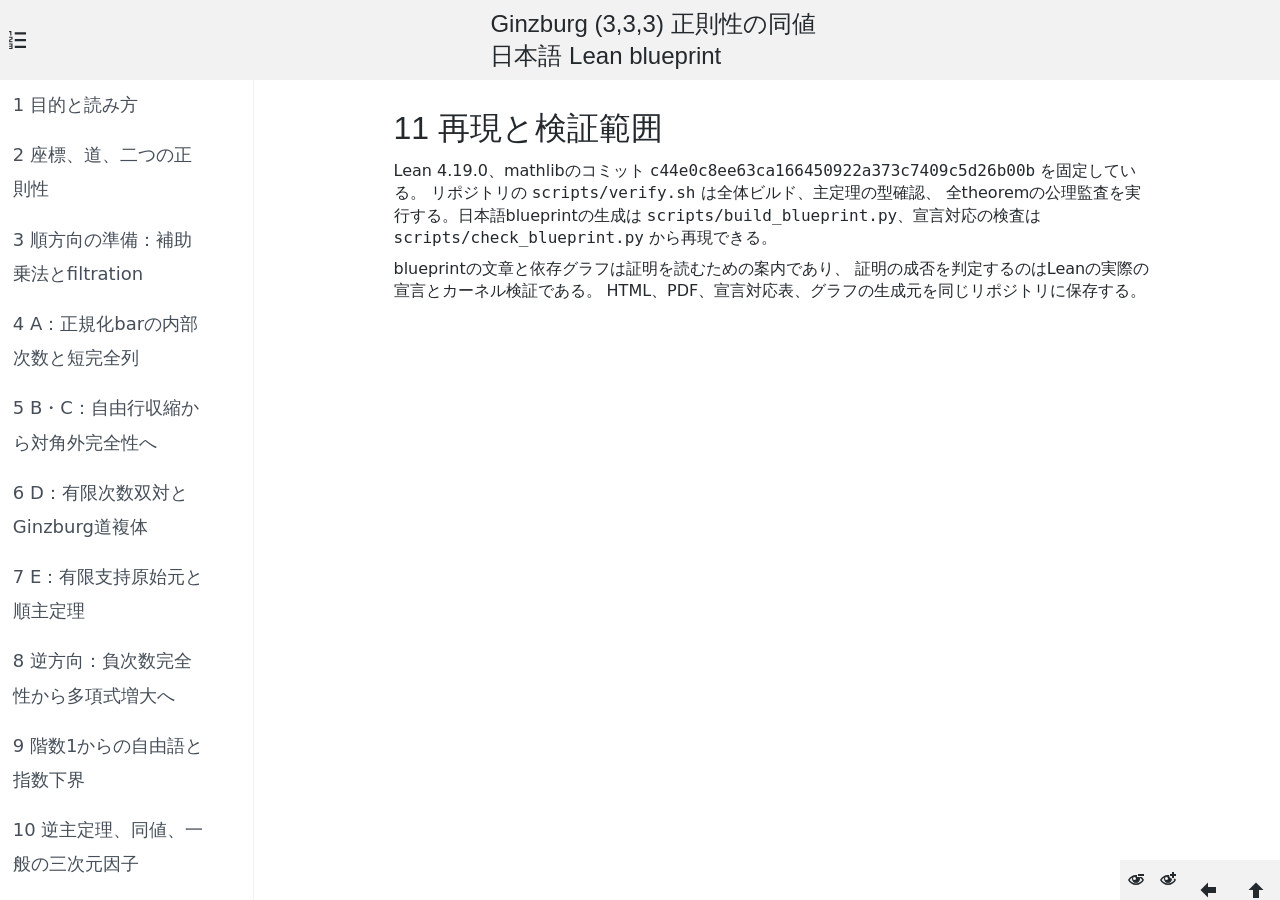
<file: blueprint/web/sect0011.html>
<!DOCTYPE html>
<html lang="ja">
<head>
<script>MathJax = {"tex": {"macros": {"kk": "k", "Bbar": "B", "Jac": "J", "G": "\\mathcal{G}", "wt": "\\operatorname{wt}", "rank": "\\operatorname{rank}", "im": "\\operatorname{im}", "TR": "\\operatorname{TR}", "GR": "\\operatorname{GR}", "spanof": ["\\langle #1\\rangle", 1]}, "inlineMath": [["$", "$"], ["\\(", "\\)"]]}, "options": {"enableMenu": false}};</script>
<script type="text/javascript" src="js/mathjax/tex-chtml-full.js">
</script>
<meta name="generator" content="plasTeX" />
<meta charset="utf-8" />
<meta name="viewport" content="width=device-width, initial-scale=1" />
<title>再現と検証範囲</title>
<link rel="prev" href="sect0010.html" title="逆主定理、同値、一般の三次元因子" />
<link rel="up" href="index.html" title="Ginzburg (3,3,3) 正則性の同値日本語 Lean blueprint" />
<link rel="stylesheet" href="styles/theme-white.css" />
<link rel="stylesheet" href="styles/amsthm.css" />
<link rel="stylesheet" href="styles/showmore.css" />
<link rel="stylesheet" href="styles/blueprint.css" />
<link rel="stylesheet" href="styles/extra_styles.css" />
</head>

<body>
<header>
<svg  id="toc-toggle" class="icon icon-list-numbered "><use xlink:href="symbol-defs.svg#icon-list-numbered"></use></svg>
<h1 id="doc_title"><a href="index.html">Ginzburg (3,3,3) 正則性の同値<br />日本語 Lean blueprint</a></h1>
</header>

<div class="wrapper">
<nav class="toc">
<ul class="sub-toc-0">
<li class="">
  <a href="sect0001.html"><span class="toc_ref">1</span> <span class="toc_entry">目的と読み方</span></a>
 </li>
<li class="">
  <a href="sect0002.html"><span class="toc_ref">2</span> <span class="toc_entry">座標、道、二つの正則性</span></a>
 </li>
<li class="">
  <a href="sect0003.html"><span class="toc_ref">3</span> <span class="toc_entry">順方向の準備：補助乗法とfiltration</span></a>
 </li>
<li class="">
  <a href="sect0004.html"><span class="toc_ref">4</span> <span class="toc_entry">A：正規化barの内部次数と短完全列</span></a>
 </li>
<li class="">
  <a href="sect0005.html"><span class="toc_ref">5</span> <span class="toc_entry">B・C：自由行収縮から対角外完全性へ</span></a>
 </li>
<li class="">
  <a href="sect0006.html"><span class="toc_ref">6</span> <span class="toc_entry">D：有限次数双対とGinzburg道複体</span></a>
 </li>
<li class="">
  <a href="sect0007.html"><span class="toc_ref">7</span> <span class="toc_entry">E：有限支持原始元と順主定理</span></a>
 </li>
<li class="">
  <a href="sect0008.html"><span class="toc_ref">8</span> <span class="toc_entry">逆方向：負次数完全性から多項式増大へ</span></a>
 </li>
<li class="">
  <a href="sect0009.html"><span class="toc_ref">9</span> <span class="toc_entry">階数1からの自由語と指数下界</span></a>
 </li>
<li class="">
  <a href="sect0010.html"><span class="toc_ref">10</span> <span class="toc_entry">逆主定理、同値、一般の三次元因子</span></a>
 </li>
<li class=" active current">
  <a href="sect0011.html"><span class="toc_ref">11</span> <span class="toc_entry">再現と検証範囲</span></a>
 </li>
<li ><a href="dep_graph_document.html">依存グラフ</a></li>
</ul>
</nav>

<div class="content">
<div class="content-wrapper">


<div class="main-text">
<h1 id="a0000000012">11 再現と検証範囲</h1>
<p>Lean 4.19.0、mathlibのコミット <span class="ttfamily">c44e0c8ee63ca166450922a373c7409c5d26b00b</span> を固定している。 リポジトリの <span class="ttfamily">scripts/verify.sh</span> は全体ビルド、主定理の型確認、 全theoremの公理監査を実行する。日本語blueprintの生成は <span class="ttfamily">scripts/build_blueprint.py</span>、宣言対応の検査は <span class="ttfamily">scripts/check_blueprint.py</span> から再現できる。 </p>
<p>blueprintの文章と依存グラフは証明を読むための案内であり、 証明の成否を判定するのはLeanの実際の宣言とカーネル検証である。 HTML、PDF、宣言対応表、グラフの生成元を同じリポジトリに保存する。  </p>

</div> <!--main-text -->
</div> <!-- content-wrapper -->
</div> <!-- content -->
</div> <!-- wrapper -->

<nav class="prev_up_next">
  <svg  id="showmore-minus" class="icon icon-eye-minus showmore"><use xlink:href="symbol-defs.svg#icon-eye-minus"></use></svg>

  <svg  id="showmore-plus" class="icon icon-eye-plus showmore"><use xlink:href="symbol-defs.svg#icon-eye-plus"></use></svg>

  <a href="sect0010.html" title="逆主定理、同値、一般の三次元因子"><svg  class="icon icon-arrow-left "><use xlink:href="symbol-defs.svg#icon-arrow-left"></use></svg>
</a>
  <a href="index.html" title="Ginzburg (3,3,3) 正則性の同値日本語 Lean blueprint"><svg  class="icon icon-arrow-up "><use xlink:href="symbol-defs.svg#icon-arrow-up"></use></svg>
</a>
</nav>

<script type="text/javascript" src="js/jquery.min.js"></script>
<script type="text/javascript" src="js/plastex.js"></script>
<script type="text/javascript" src="js/svgxuse.js"></script>
<script type="text/javascript" src="js/js.cookie.min.js"></script>
<script type="text/javascript" src="js/showmore.js"></script>
</body>
</html>
</file>
<file: blueprint/web/styles/theme-white.css>
@charset "UTF-8";a,abbr,acronym,address,applet,article,aside,audio,b,big,blockquote,body,canvas,caption,center,cite,code,dd,del,details,dfn,div,dl,dt,em,embed,fieldset,figcaption,figure,footer,form,h1,h2,h3,h4,h5,h6,header,hgroup,html,i,iframe,img,ins,kbd,label,legend,li,mark,menu,nav,object,ol,output,p,pre,q,ruby,s,samp,section,small,span,strike,strong,sub,summary,sup,table,tbody,td,tfoot,th,thead,time,tr,tt,u,ul,var,video{font:inherit;font-size:100%;margin:0;padding:0;border:0}article,aside,details,figcaption,figure,footer,header,hgroup,menu,nav,section{display:block}body{line-height:1;overflow-x:hidden;background:#f4f4f4}ol,ul{list-style:none}blockquote,q{quotes:none}blockquote:after,blockquote:before,q:after,q:before{content:"";content:none}table{border-spacing:0;border-collapse:collapse}.clear:after{font-size:0;display:block;visibility:hidden;clear:both;height:0;content:" "}.clear{display:inline-block}* html .clear{height:1%}.clear{display:block}*{box-sizing:border-box}hr{clear:both;border:none;outline:none}em{font-style:italic}a{text-decoration:underline}ul{list-style:disc}ol{list-style:decimal}ol,ul{font-size:14px;padding:0 0 0 33px}ol li,ul li{margin:0}blockquote{padding:0 15px 0 40px}table{font-size:13px;width:100%;margin:20px 0;background:#fff}table th{font-size:16px;font-weight:700}table tr td{padding:7px}::selection{color:#fff;background:#000}::-moz-selection{color:#fff;background:#000}body{height:100vh;margin:0;flex-direction:column;color:#24292e;background-color:#fff}body,div.wrapper{display:flex;overflow:hidden}div.wrapper{flex-grow:1}div.content-wrapper{max-width:75ch}@media (min-width:1024px){div.content-wrapper{margin-left:auto;margin-right:auto}}div.content{flex-grow:1;display:flex;flex-direction:column;overflow:auto;padding:.5rem;margin-bottom:2.5rem}@media (min-width:1024px){div.content{padding:1rem;margin-bottom:0}}div.centered{display:flex;flex-direction:column;flex-wrap:wrap;align-items:center;justify-content:space-around;min-width:100%;margin:0 auto}div.flushleft,div.raggedright{display:flex;justify-content:flex-start}div.flushright,div.raggedbottom,div.raggedleft{display:flex;justify-content:flex-end}div.raggedbottom{flex-direction:column}div.content{line-height:1.4rem}div.content>p{margin:2.1rem 0}li>p{margin:.28rem 0}.icon{display:inline-block;-webkit-user-select:none;-moz-user-select:none;user-select:none;width:1rem;height:1rem;stroke-width:0;stroke:currentColor;fill:currentColor}h1,h2,h3,h4,h5,h6{font-family:Lucida Grande,Arial,Helvetica,sans-serif}h1{font-size:2rem;line-height:2rem;margin:1rem 0}h1,h2{color:#24292e}h2{font-size:1.5rem;margin:.8rem 0}h3,h4{margin:.67rem 0;color:#24292e}h3,h4,p{font-size:1rem}p{margin:.5rem 0}.titlepage{text-align:center}.titlepage h1{font-weight:400}b,strong{font-weight:700}dfn{font-style:italic}code,kbd,pre,samp{font-family:monospace,serif;font-size:1rem}pre{white-space:pre-wrap}q{quotes:"“" "”" "‘" "’"}small{font-size:80%}sub,sup{font-size:75%;line-height:0;position:relative;vertical-align:baseline}sup{top:-.5rem}sub{bottom:-.25rem}.mdseries,.textmf{font-weight:400}.bfseries,.textbf{font-weight:700}.rmfamily,.textrm{font-family:serif}.sffamily,.textsf{font-family:sans-serif}.texttt,.ttfamily{font-family:monospace}.textup,.upshape{text-transform:uppercase}.itshape,.textit{font-style:italic}.slshape,.textsl{font-style:oblique}.scshape,.textsc{font-variant:small-caps}small.tiny{font-size:x-small}small.scriptsize{font-size:smaller}small.footnotesize,small.small{font-size:small}.normalsize{font-size:normal}big.large{font-size:large}big.xlarge,big.xxlarge{font-size:x-large}big.huge,big.xhuge{font-size:xx-large}.rm{font-family:serif;font-style:normal;font-weight:400}.cal,.it{font-style:italic}.cal,.it,.sl{font-family:serif;font-weight:400}.sl{font-style:oblique}.bf{font-family:serif;font-weight:700}.bf,.tt{font-style:normal}.tt{font-family:monospace;font-weight:400}.underbar{text-decoration:underline}.fbox,.framebox{border:1px solid #000;padding:1px 3px}.quotation p,.quote p,.verse p{margin-top:0;margin-bottom:.5em}hr{color:#000}dd{margin-left:3rem}dd p{padding:0;margin:0 0 1rem}ul.breadcrumbs{margin:0;padding:0;list-style:none;font-size:small}ul.breadcrumbs li{display:inline}ul.breadcrumbs a{text-decoration:none;color:#3a434b}li.crumb:after{content:" / "}div.equation{display:flex;align-items:center;margin:1rem}div.equation span.equation_label{margin-right:1rem}div.equation span.equation_label:before{content:"("}div.equation span.equation_label:after{content:")"}div.equation div.equation_content{margin:auto}figure{display:flex;flex-direction:column;vertical-align:bottom;overflow:auto}figure img{display:block;margin:0 auto}figcaption{display:block;text-align:center;margin-bottom:.1rem}span.caption_ref,span.caption_title,span.subcaption{font-weight:700}span.caption_ref:after{content:":"}span.subref:after{content:")"}footer#footnotes{clear:both;padding-top:1rem;padding-left:1rem;border-color:gray;border-top:1px solid}footer#footnotes h1{font-size:1.5rem;margin:0;margin-bottom:.5rem;color:#000}a.footnote{text-decoration:none}a.footnote sup:after{content:"]"}a.footnote sup:before{content:"["}body>header{background:#f2f2f2;color:#24292e;text-shadow:none;display:flex;align-items:center;padding:.5rem}svg#toc-toggle{width:1.125rem;height:1.125rem;margin-right:.5rem}h1#doc_title{color:#24292e;font-size:1.5rem;margin:auto}#doc_title a,#doc_title a:visited{text-decoration:none;color:#24292e}.theindex li{list-style-type:none}nav.index-groups{margin-bottom:1rem}a[class^=index-group]{text-decoration:none}a.index-group:after{content:" |"}section.theindex{display:flex;flex-direction:row;flex-wrap:wrap;margin-top:1rem}section.theindex h2{min-width:100%;margin:1rem 0 .5rem}ul.index-column{min-width:100%}@media (min-width:1024px){ul.index-column{min-width:auto}}nav.prev_up_next a.index{font-size:small;padding-left:.5rem;padding-right:.5rem}dl.description dt{font-weight:700}table.list{margin-left:15px;margin-top:1em;margin-bottom:1em}table.list td{padding-right:5px}div.displaymath{overflow:auto}a.eqref:before{content:"("}a.eqref:after{content:")"}nav.prev_up_next{position:fixed;z-index:1;right:0;bottom:0;display:flex;height:2.5rem;background:#f2f2f2}nav.prev_up_next a{font-size:150%;margin:auto;padding:.5rem 1rem;text-decoration:none;color:#24292e;text-shadow:none}hspace,vspace{margin:0;padding:0}div.bigskip{margin-bottom:4rem}div.medskip{margin:0;padding:0;margin-bottom:2rem}div.bigskip{margin:0;padding:0;margin-bottom:1rem}.tabular{border-collapse:collapse;color:#24292e;background-color:#fff;width:auto}.tabular td,.tabular th{vertical-align:baseline;text-align:left;padding:.3em .6em;empty-cells:show}td p:first-child,th p:first-child{margin-top:0;margin-bottom:0}td p,th p{margin-top:1em;margin-bottom:0}@keyframes a{0%{background-color:#d9d9d9}to{background-color:#fff}}div[class$=_thmwrapper]{margin-top:1rem}div[class$=_thmwrapper]:target{animation:a 1s ease}div[class$=_thmheading]{display:flex;font-weight:700;line-height:150%}span[class$=_thmtitle]:before{content:"("}span[class$=_thmtitle]:after{content:")"}div[class$=_thmcontent]{font-weight:400;margin-left:1rem;padding-top:.14rem;padding-left:1rem}span[class$=_thmlabel]{margin-left:.5rem;margin-right:.5rem}div[class$=proof_heading]{font-weight:700;line-height:120%;cursor:pointer}div.proof_content{font-weight:400;margin-left:1rem;padding-top:.5rem;padding-left:1rem}span.expand-proof{font-size:80%}div.hilite{animation:a 1s ease}span.qed{float:right}button.modal{border:none;text-align:center;text-decoration:none;background:transparent;cursor:pointer;padding:0}div.modal-container{position:fixed;z-index:2;top:0;left:0;display:none;width:100%;height:100%}div.modal-content{font-weight:400;overflow:auto;margin:auto;vertical-align:middle;border:1px solid #e6e6e6;border-radius:5px;background-color:#fff;box-shadow:0 4px 8px 0 rgba(0,0,0,.2),0 6px 20px 0 rgba(0,0,0,.19)}div.modal-content header{position:relative;background:#f2f2f2;color:#24292e;text-shadow:none;display:flex;flex-direction:row;min-height:1rem;min-width:100%;text-align:center;vertical-align:middle;padding:0 .5rem;justify-content:space-between}div.modal-content header button.closebtn{font-size:120%;font-weight:700;background:Transparent;border:none;margin:auto 0;padding-right:.3rem;text-decoration:none;color:#24292e;cursor:pointer}div.modal-content header h1{font-size:120%;margin:auto 0;padding:.2rem;color:#464f59}div.modal-content a{text-decoration:none}div.modal-content ul{padding:1rem;list-style:none}div.modal-content li{padding-left:.5rem}a.icon{text-decoration:none;color:#24292e;border:none;background-color:Transparent}div[class$=_thmheading]:hover div.thm_header_hidden_extras{display:inline-block}div.thm_header_hidden_extras{display:none}ul.quizz{display:flex;flex-direction:column;list-style:circle!important}ul.quizz li{display:flex;padding:.5rem;flex-direction:row;min-width:100%;min-height:3rem;flex-grow:1;align-items:center;justify-content:space-between}ul.quizz li.active-qright{background-color:green}ul.quizz li.active-qwrong{background-color:red}ul.quizz svg.icon{display:none;padding-right:.5rem;width:2rem;height:2rem}.tikzcd{overflow:auto}.tikzcd,.tikzpicture{display:block;margin:.5rem auto}.local_toc ul{padding-left:1rem;list-style:none}.local_toc ul a{text-decoration:none;color:#24292e}.local_toc ul li{padding:.2rem 0}nav.toc{flex-shrink:0;display:none;width:100%;overflow-x:hidden;overflow-y:auto;flex-direction:column;margin-right:1rem;padding:0;padding-right:1rem;transition:left .5s ease;background-color:#fff;border-right:1px solid #f2f2f2}@media (min-width:1024px){nav.toc{display:flex;max-width:25ch}}nav.active{width:100%}.toc ul{min-width:100%;padding-left:0;list-style:none}.toc ul a{display:inline-block;max-width:90%;padding-top:.5rem;padding-right:.5rem;padding-bottom:.5rem;transition:all .1s ease;text-align:left;text-decoration:none;font-size:1.125rem;color:#464f59;text-shadow:none;flex-grow:1}.toc ul a:hover{transition:all .2s ease;background:#e6e6e6}.toc ul li{display:flex;min-width:100%;align-items:center;flex-wrap:wrap;justify-content:space-between;background-color:#fff}.toc ul li.current{background-color:#fff;font-weight:700}.sub-toc-0 a{padding-left:.8rem}.sub-toc-1 a{padding-left:1.6rem}.sub-toc-2 a{padding-left:2.4rem}.sub-toc-3 a{padding-left:3.2rem}.sub-toc-4 a{padding-left:4rem}ul.sub-toc-1,ul.sub-toc-2,ul.sub-toc-3,ul.sub-toc-4{display:none}span.expand-toc{min-width:.7rem;width:.8rem;height:.8rem;padding:0;padding-right:.5rem;color:#5c6976;font-size:125%}span.expand-toc,svg.close-toc{cursor:pointer;text-align:center;background-color:Transparent}svg.close-toc{min-width:1.3rem;min-height:1.3rem;margin:.5rem;margin-left:auto;color:#464f59;display:none}nav.active svg.close-toc{display:inline-block}ul.active{display:block}code.verb{font-family:monospace;font-style:normal;font-weight:400}pre.verbatim{margin:1rem 2rem;background-color:#f2f2f2;padding:.5rem}
</file>
<file: blueprint/web/styles/amsthm.css>
span[class$='_thmlabel']
            {
                margin-left: .5rem;
            }

                div.theorem-style-plain div[class$='_thmheading'] {
                    font-style: normal;
                    font-weight: bold;

                }
                div.theorem-style-plain span[class$='_thmlabel']::after
                {
                     content: '.';
                }
                div.theorem-style-plain div[class$='_thmcontent'] {
                    font-style: italic;
                    font-weight: normal;

                }

                div.theorem-style-definition div[class$='_thmheading'] {
                    font-style: normal;
                    font-weight: bold;

                }
                div.theorem-style-definition span[class$='_thmlabel']::after
                {
                     content: '.';
                }
                div.theorem-style-remark div[class$='_thmheading'] {
                    font-style: normal;
                    font-weight: bold;

                }
                div.theorem-style-remark span[class$='_thmlabel']::after
                {
                     content: '.';
                }
</file>
<file: blueprint/web/styles/showmore.css>
p.hidden {
  display: none;
}

svg.showmore {
  font-size: 150%;
  margin: auto;
  min-width: 2rem;
  text-decoration: none;
  text-shadow: 1px 2px 0 rgba(0, 0, 0, 0.8);
}
</file>
<file: blueprint/web/styles/blueprint.css>
a.github_link {
  font-weight: normal;
  font-size: 90%;
  text-decoration: none;
  color: inherit;
}
</file>
<file: blueprint/web/styles/extra_styles.css>
body { font-family: system-ui, "Noto Sans CJK JP", sans-serif; line-height: 1.9; }
code, .tt { overflow-wrap: anywhere; }
.thm_thmtitle { font-weight: 600; }
.content { max-width: 1050px; margin-inline: auto; }
mjx-container[display="true"] { max-width: 100%; overflow-x: auto; overflow-y: hidden; }
</file>
<file: blueprint/web/styles/dep_graph.css>
header {
  height: 3rem;
  justify-content: center;
  display: flex;
}

header a {
  margin-right: auto;
  text-decoration: none;
  color: inherit;
}

header a:visited {
  color: inherit;
}

header h1 {
  position: absolute;
}

div#graph {
  width: 100%;
  height: 90vh;
  resize: both;
  overflow: hidden; }


div#statements {
  display: none;
  position: absolute;
  bottom: 0;
  width: 100%;
  background-color: #e8e8e8; /* FIXME: use sass */
}

#Legend span.title {
    font-size: 150%;
    font-weight: bold;
	display: flex;
	margin-right: 2rem;
  cursor: pointer;
}

#Legend dl {
  position: absolute;
  top: 6rem;
  left:1.5rem;
  font-size: 120%;
  display: none;
  max-width: 30%;
  background: white
}

#Legend div.btn {
margin-left: .5rem;
margin-top: .1rem;
}

#Legend dt {
  font-weight: bold;
}

#Legend dt::after {
 content: ":";
}

#Legend dd {
	margin-left: .5rem;
	margin-right: 1rem;
	display: inline;
}


div.bar {
  display: block;
  width: 22px;
  height: 3px;
  border-radius: 1px;
  margin-top: 2px;
  margin-bot: 2px;
  background: black;
}


button.dep-closebtn
{
    position: absolute;
    top: 1rem;
    right: 1rem;
    font-size: 100%;
    font-weight: bold;

    background: Transparent;
    border: none;

    text-decoration: none;

/*    color: #fff;*/
    cursor: pointer;
}

div.dep-modal-container {
  position: fixed;
  z-index: $modal-z-index;
  top: 0;
  left: 0;

  display: none;

  width: 90vw;
  margin-top: 4rem;
  margin-left: 5vw;
  margin-right: 5vw;
}
div.dep-modal-content {
  font-weight: normal;

  overflow: auto;

  margin: auto;

  vertical-align: middle;

  border: 1px solid #497da5; /* FIXME use sass, compare main modals */
  border-radius: 5px;
  background-color: white;
  box-shadow: 0 4px 8px 0 rgba(0, 0, 0, .2), 0 6px 20px 0 rgba(0, 0, 0, .19);
  padding: .5rem 1rem .2rem 1rem;
}

div.dep-modal-content a {
  color: inherit;
  text-decoration: none;
}

div.thm_icons .icon {
    width: .7rem;
    height: .7rem;
}

a.latex_link, a.lean_link, a.issue_link {
    font-weight: normal;
    font-size: 90%;
    font-style: italic;
}

a.latex_link {
	padding-left: 1rem;
}

a.lean_link, a.issue_link {
	padding-left: .5rem;
}


/* Tooltip container */
.tooltip {
  font-weight: normal;
  margin-left: .5rem;
  position: relative;
  display: inline-block;
}

/* Tooltip text */
.tooltip .tooltip_list {
  visibility: hidden;
  text-align: center;
  border-radius: 6px;

  position: absolute;
  z-index: 1;
  top: 100%;
}

ul.tooltip_list {
  list-style-type: none;
  padding-left: 0;
  border: 1px solid #497da5; /* FIXME use sass, compare main modals */
  border-radius: 5px;
  background-color: white;
  box-shadow: 0 4px 8px 0 rgba(0, 0, 0, .2), 0 6px 20px 0 rgba(0, 0, 0, .19);
}

ul.tooltip_list li {
  padding: .1rem .5rem;
}

/* Show the tooltip text when you mouse over the tooltip container */
.tooltip:hover .tooltip_list {
  visibility: visible;
}

.node {
  cursor: pointer;
}
</file>
